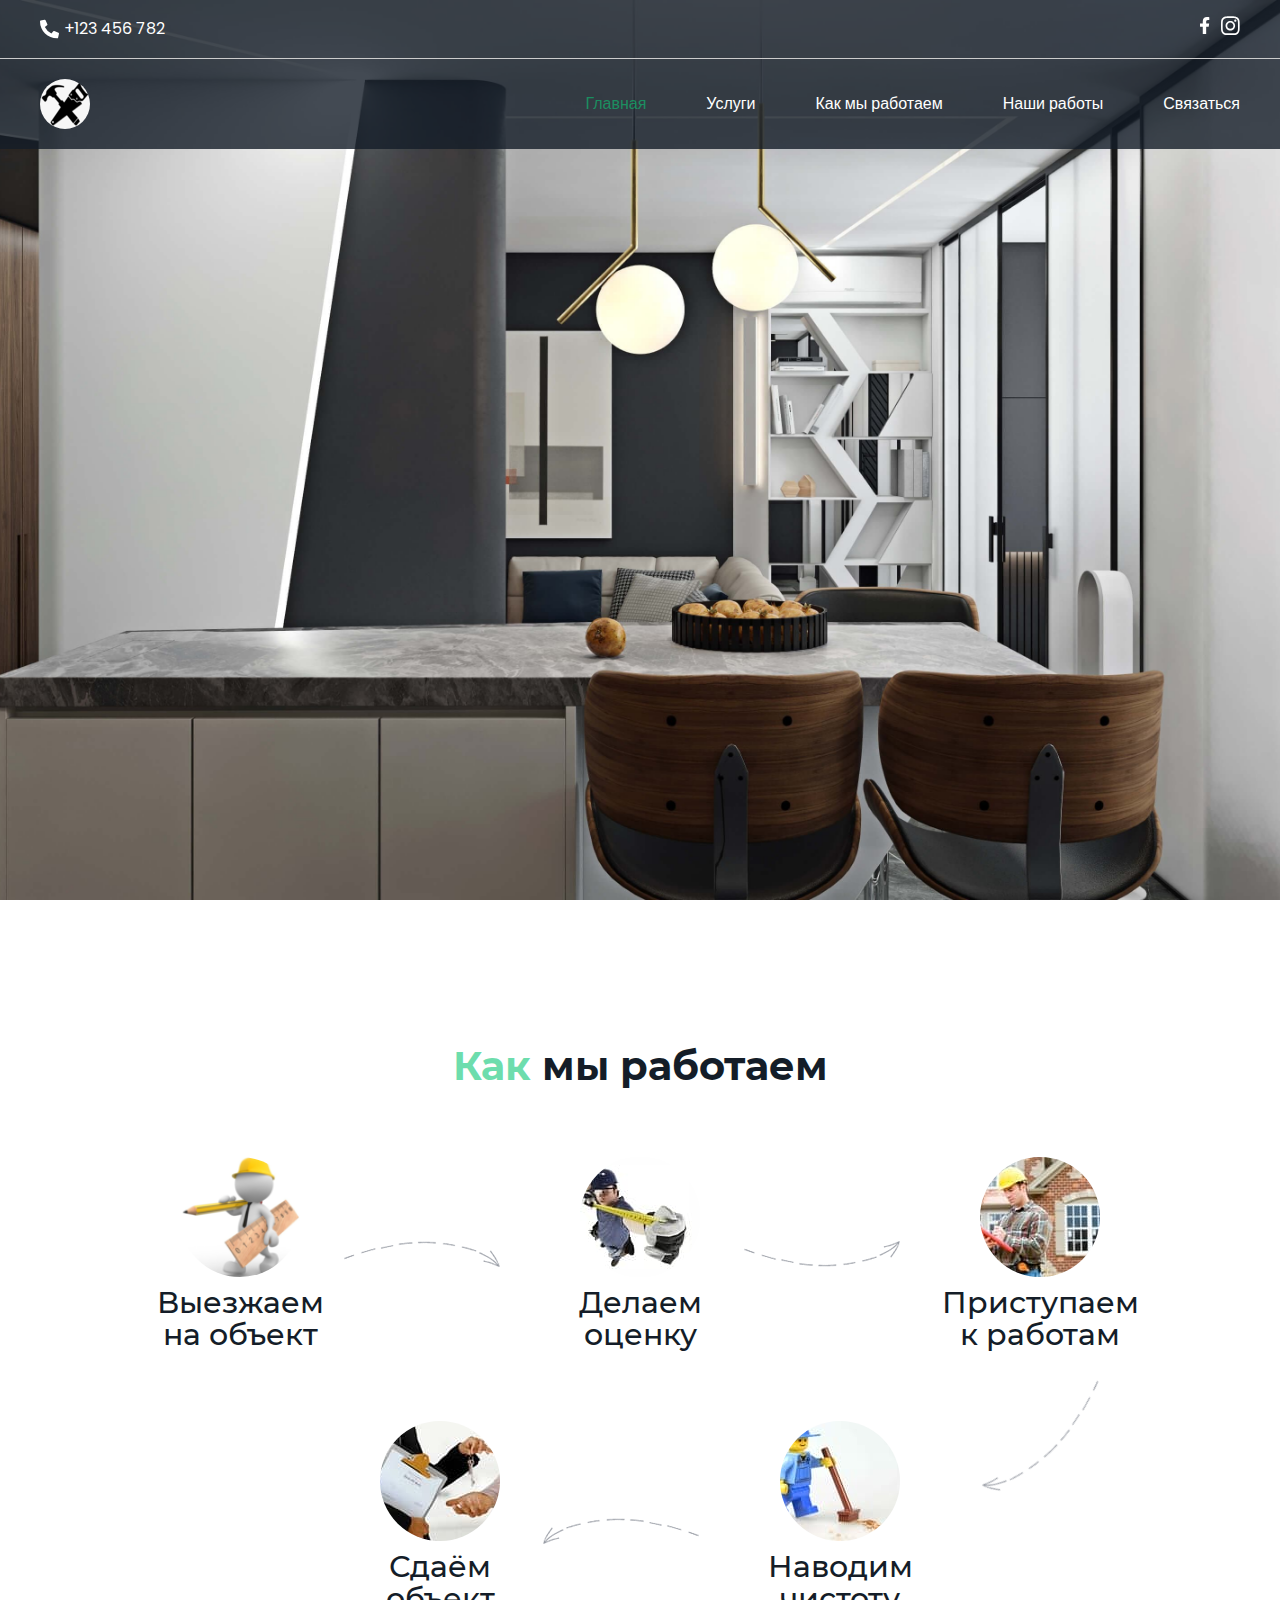
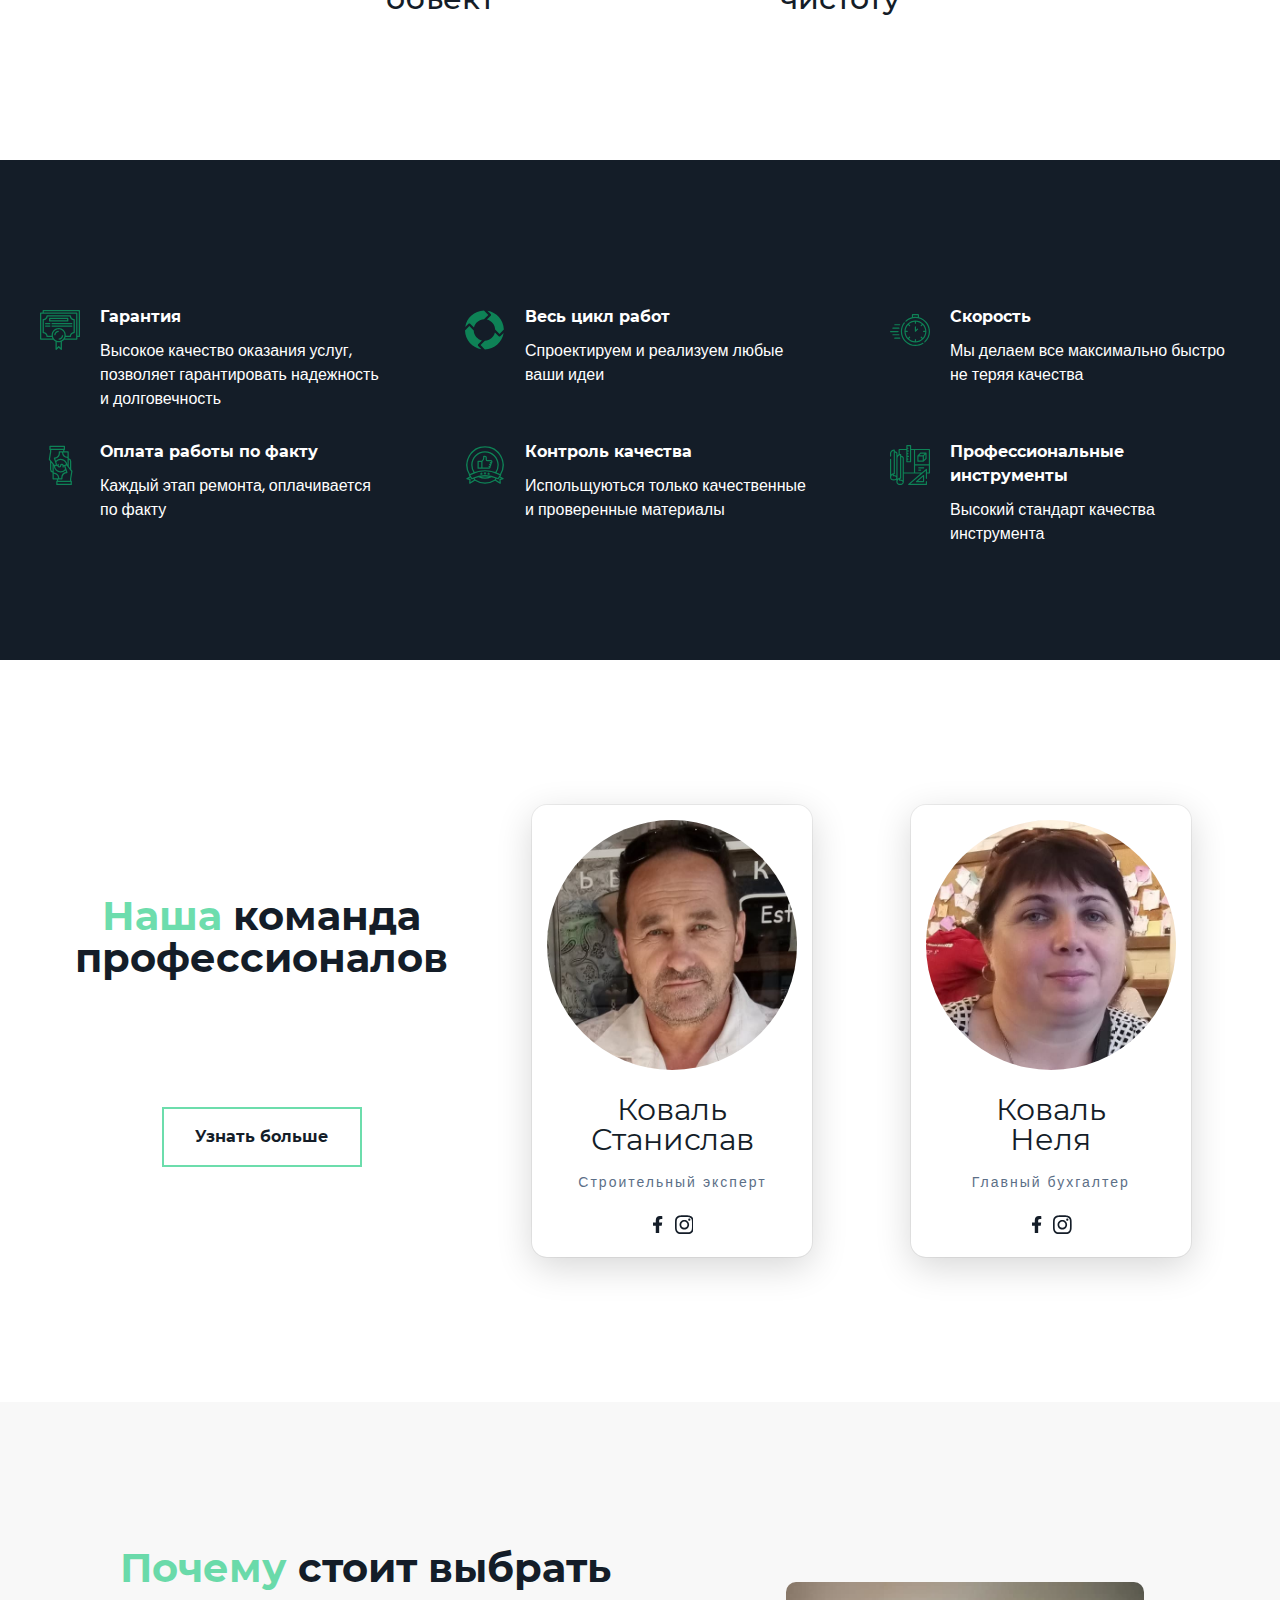
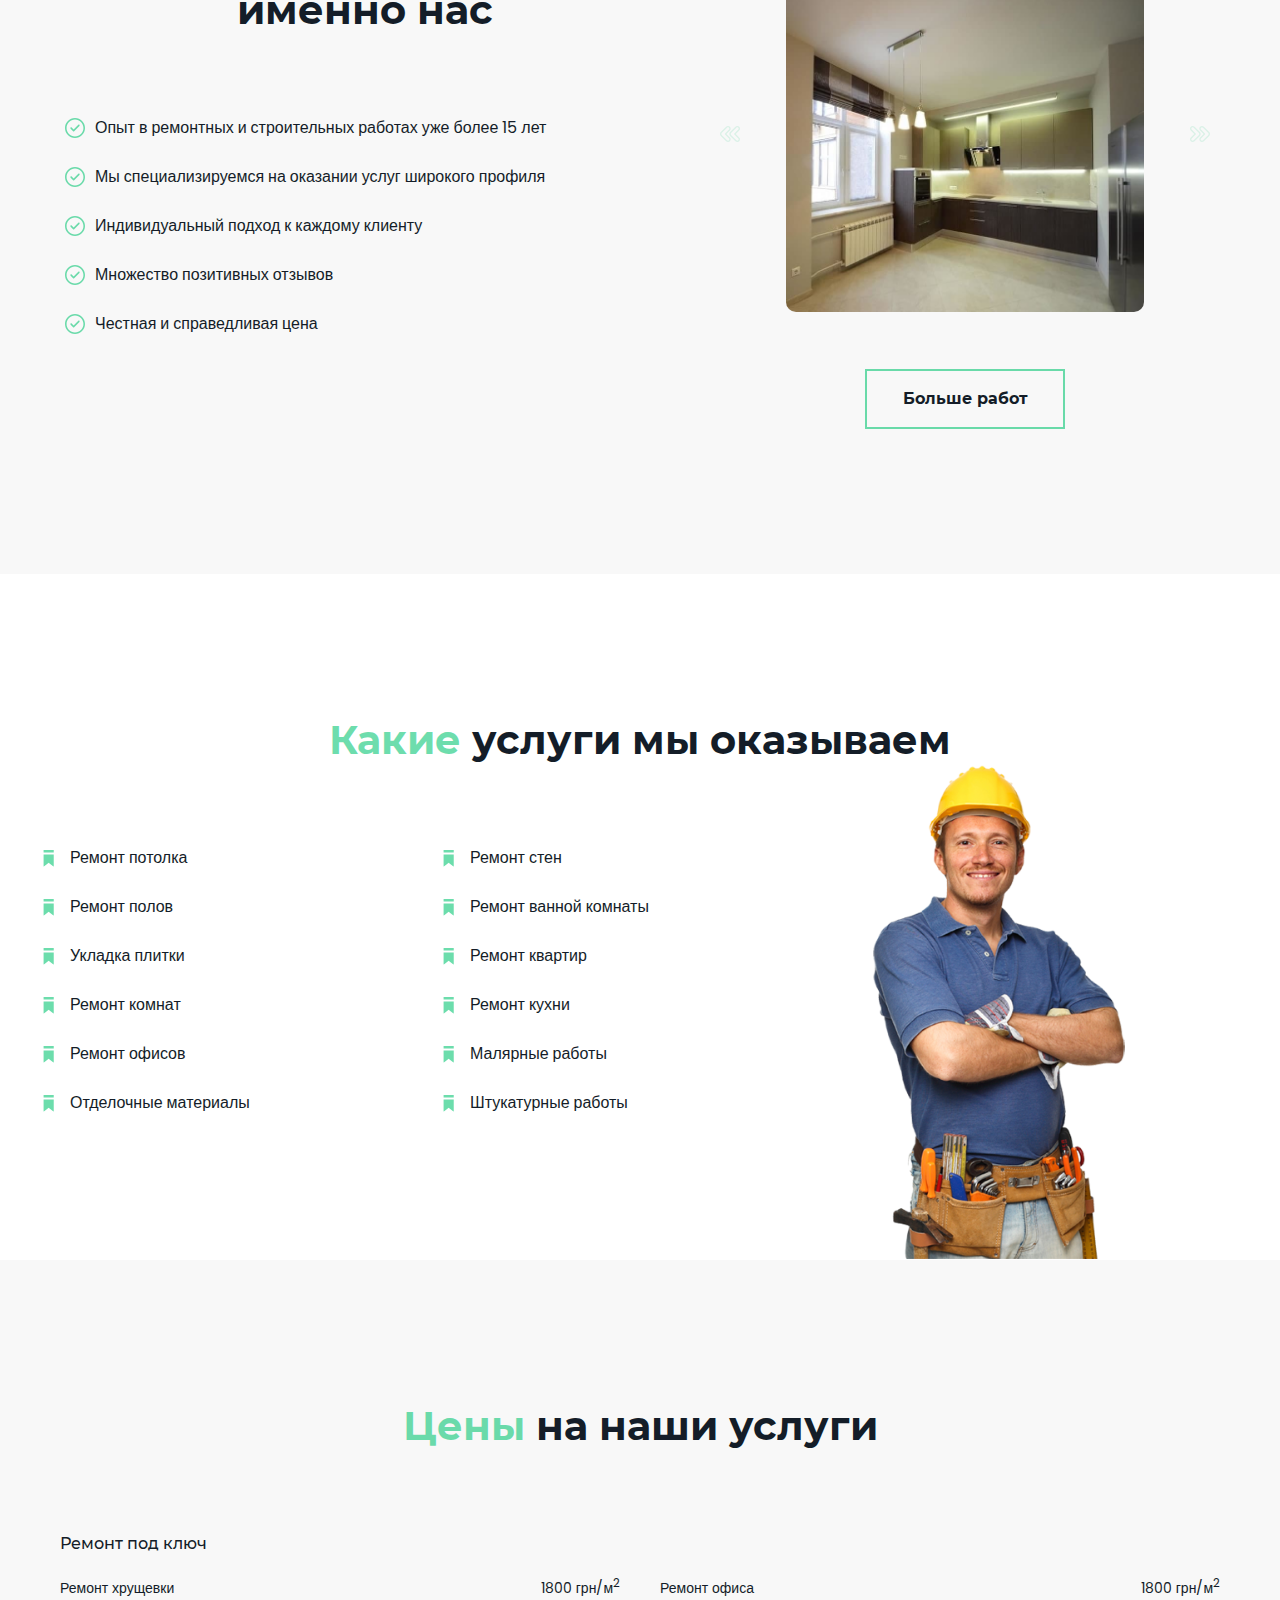
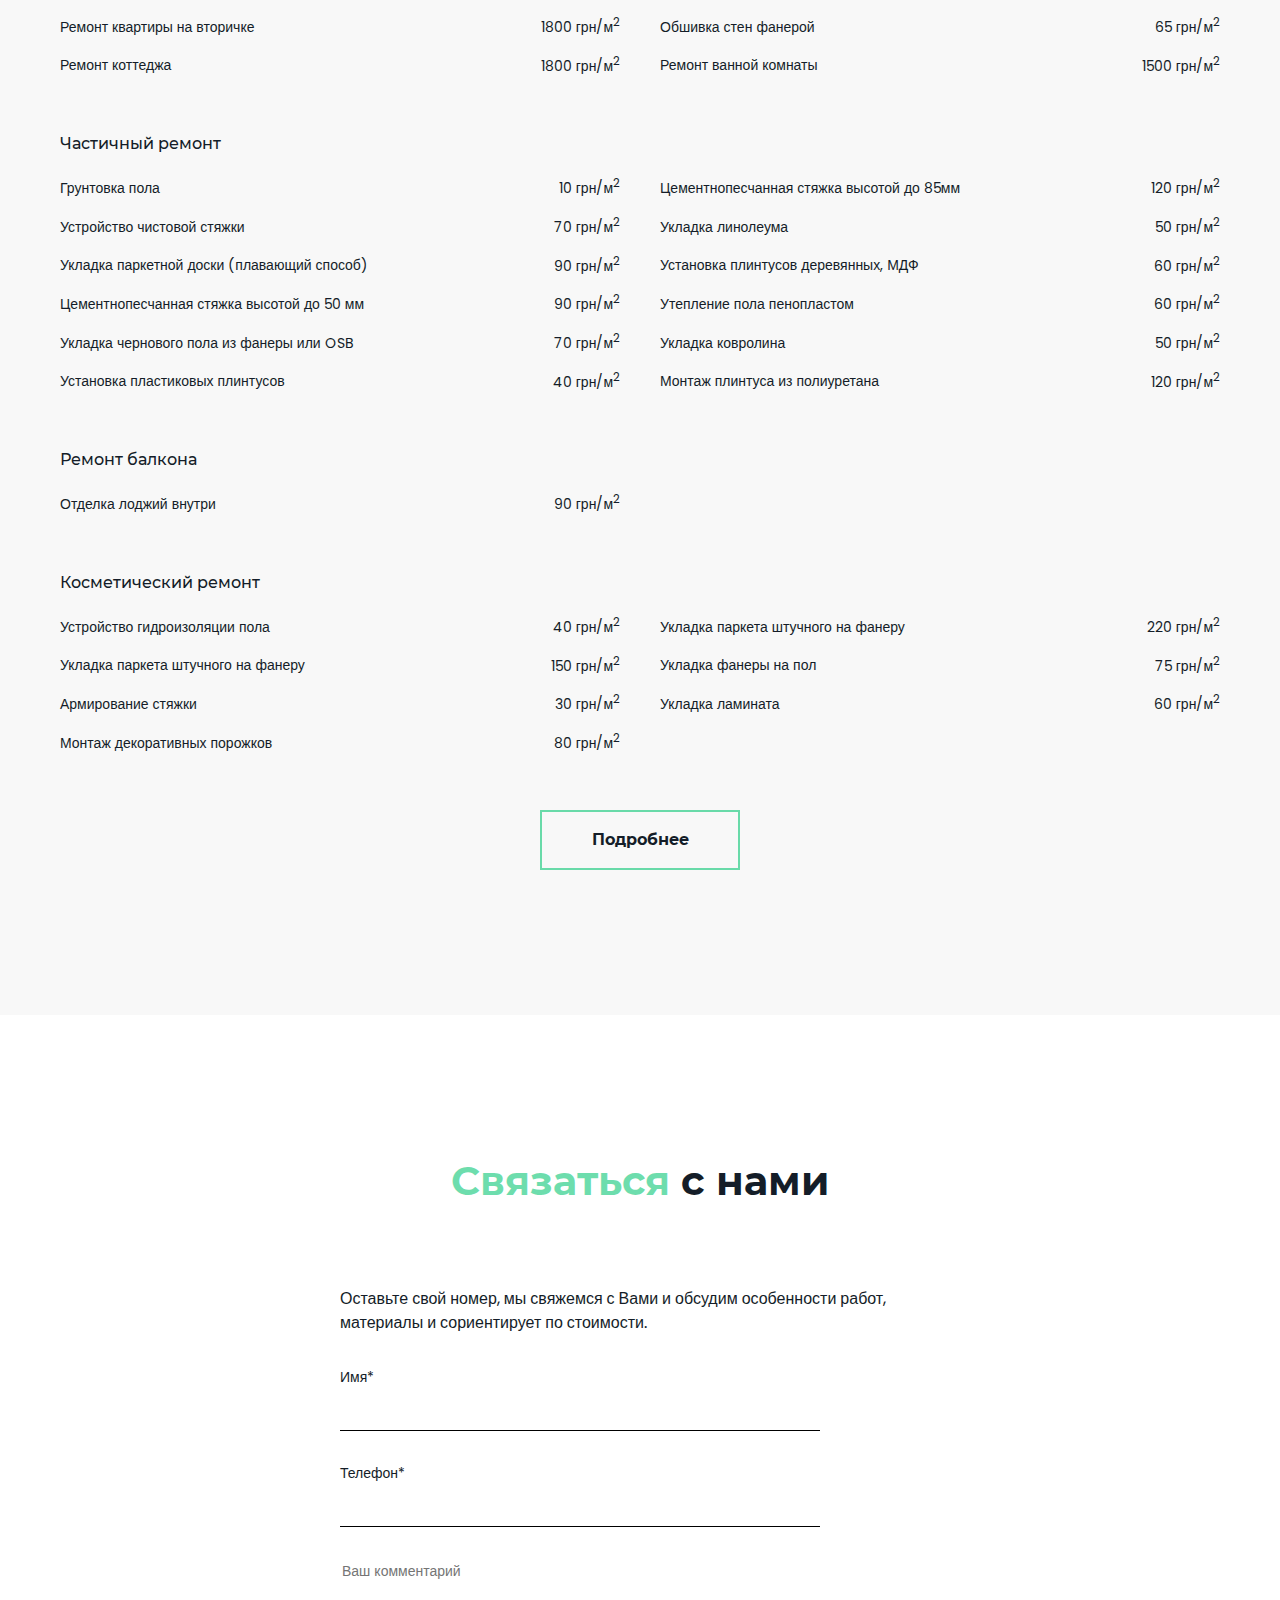
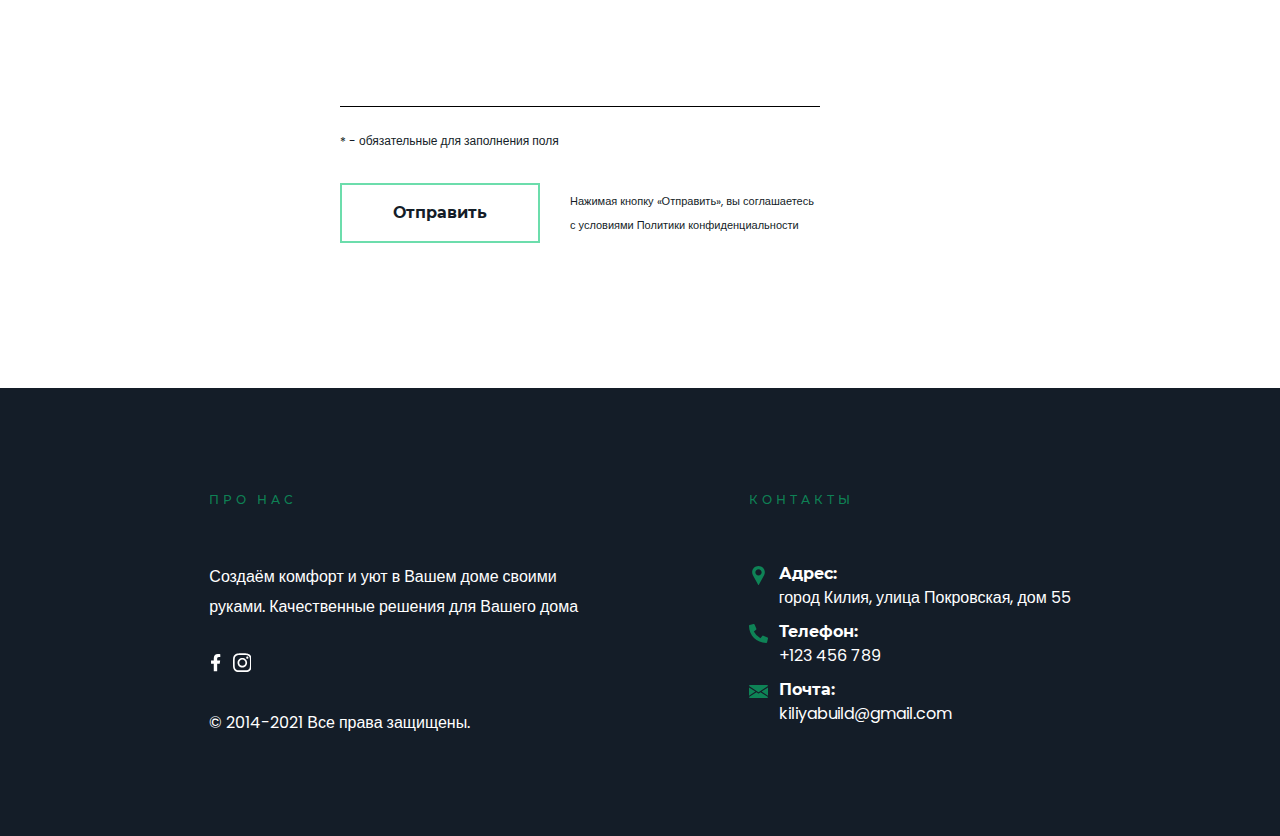
<file: index.html>
<!DOCTYPE html>
<html lang="ru">

<head>
    <meta charset="UTF-8">
    <meta name="viewport" content="width=device-width, initial-scale=1.0">
    <title>KiliyaBuild</title>
    <link rel="stylesheet" href="css/style.min.css">
</head>

<body>
    <header class="header mainpage-header">
        <div class="header-top">
            <div class="container">
                <div class="header-top__inner">
                    <div class="header-top__phone">
                        <img class="header-top__img" src="images/icons/phone-icon.svg" alt="">
                        <a class="header-top__number" href="tel:+123456782">+123 456 782</a>
                    </div>
                    <div class="header-top__social social">
                        <a class="social__link" href="https://www.facebook.com/">
                            <svg xmlns="http://www.w3.org/2000/svg" xmlns:xlink="http://www.w3.org/1999/xlink"
                                width="10pt" height="13pt" viewBox="0 0 10 16" version="1.1">
                                <path fill="#fff"
                                    d="M 8.722656 9 L 9.167969 6.105469 L 6.390625 6.105469 L 6.390625 4.226562 C 6.390625 3.433594 6.777344 2.660156 8.023438 2.660156 L 9.285156 2.660156 L 9.285156 0.195312 C 9.285156 0.195312 8.136719 0 7.042969 0 C 4.753906 0 3.257812 1.386719 3.257812 3.898438 L 3.257812 6.105469 L 0.714844 6.105469 L 0.714844 9 L 3.257812 9 L 3.257812 16 L 6.390625 16 L 6.390625 9 Z M 8.722656 9 " />
                            </svg>
                        </a>
                        <a class="social__link" href="https://www.instagram.com/">
                            <svg xmlns="http://www.w3.org/2000/svg" xmlns:xlink="http://www.w3.org/1999/xlink"
                                width="14pt" height="16pt" viewBox="0 0 14 16" version="1.1">
                                <path fill="#fff"
                                    d="M 7.003906 4.40625 C 5.015625 4.40625 3.414062 6.007812 3.414062 7.996094 C 3.414062 9.984375 5.015625 11.585938 7.003906 11.585938 C 8.992188 11.585938 10.59375 9.984375 10.59375 7.996094 C 10.59375 6.007812 8.992188 4.40625 7.003906 4.40625 Z M 7.003906 10.332031 C 5.71875 10.332031 4.667969 9.285156 4.667969 7.996094 C 4.667969 6.710938 5.714844 5.664062 7.003906 5.664062 C 8.289062 5.664062 9.335938 6.710938 9.335938 7.996094 C 9.335938 9.285156 8.289062 10.332031 7.003906 10.332031 Z M 11.578125 4.257812 C 11.578125 4.726562 11.203125 5.097656 10.742188 5.097656 C 10.273438 5.097656 9.902344 4.722656 9.902344 4.257812 C 9.902344 3.796875 10.277344 3.421875 10.742188 3.421875 C 11.203125 3.421875 11.578125 3.796875 11.578125 4.257812 Z M 13.957031 5.109375 C 13.902344 3.988281 13.648438 2.992188 12.824219 2.175781 C 12.007812 1.355469 11.011719 1.101562 9.890625 1.042969 C 8.734375 0.976562 5.269531 0.976562 4.113281 1.042969 C 2.992188 1.097656 2 1.351562 1.179688 2.171875 C 0.355469 2.992188 0.101562 3.984375 0.046875 5.105469 C -0.0195312 6.261719 -0.0195312 9.726562 0.046875 10.882812 C 0.101562 12.007812 0.355469 13 1.179688 13.820312 C 2 14.636719 2.992188 14.894531 4.113281 14.949219 C 5.269531 15.015625 8.734375 15.015625 9.890625 14.949219 C 11.011719 14.898438 12.007812 14.640625 12.824219 13.820312 C 13.644531 13 13.898438 12.007812 13.957031 10.882812 C 14.023438 9.726562 14.023438 6.265625 13.957031 5.109375 Z M 12.460938 12.125 C 12.21875 12.738281 11.746094 13.210938 11.132812 13.457031 C 10.210938 13.820312 8.023438 13.738281 7.003906 13.738281 C 5.984375 13.738281 3.792969 13.820312 2.875 13.457031 C 2.261719 13.210938 1.789062 12.742188 1.542969 12.125 C 1.179688 11.203125 1.261719 9.015625 1.261719 7.996094 C 1.261719 6.976562 1.179688 4.789062 1.542969 3.867188 C 1.789062 3.257812 2.257812 2.785156 2.875 2.539062 C 3.796875 2.171875 5.984375 2.257812 7.003906 2.257812 C 8.023438 2.257812 10.210938 2.175781 11.132812 2.539062 C 11.742188 2.78125 12.214844 3.253906 12.460938 3.867188 C 12.828125 4.789062 12.742188 6.976562 12.742188 7.996094 C 12.742188 9.015625 12.828125 11.207031 12.460938 12.125 Z M 12.460938 12.125 " />
                            </svg>
                        </a>
                    </div>
                </div>
            </div>
        </div>
        <div class="header-bottom">
            <div class="container">
                <div class="header-bottom__inner">
                    <a class="logo" href="index.html">
                        <img class="logo__img" src="images/icons/logo.png" alt="">
                    </a>
                    <nav class="menu">
                        <div class="menu__icon">
                            <span></span>
                        </div>
                        <ul class="menu__list">
                            <li class="menu__item">
                                <a class="menu__link menu__link--active" href="index.html">
                                    Главная
                                </a>
                            </li>
                            <li class="menu__item">
                                <a class="menu__link" href="services.html">
                                    Услуги
                                </a>
                            </li>
                            <li class="menu__item">
                                <a class="menu__link" href="how-we-work.html">
                                    Как мы работаем
                                </a>
                            </li>
                            <li class="menu__item">
                                <a class="menu__link" href="portfolio.html">
                                    Наши работы
                                </a>
                            </li>
                            <li class="menu__item">
                                <a class="menu__link" href="contactus.html">
                                    Связаться
                                </a>
                            </li>
                        </ul>
                    </nav>
                </div>
            </div>
        </div>
    </header>
    <main class="main">
        <div class="scroll-top">
            <a href="#" class="scroll-top__link scroll-top__link--hover"></a>
        </div>
        <section class="about">
            <div class="container">
                <h3 class="about__title title"><span class="mark">Как</span> мы работаем</h3>
                <ul class="about__list">
                    <li class="about__item">
                        <img class="about__img" src="images/content/move1.png" alt="">
                        <h4 class="about__descr">Выезжаем на объект</h4>
                    </li>
                    <li class="about__item">
                        <img class="about__img" src="images/content/evaluation1.jpg" alt="">
                        <h4 class="about__descr">Делаем оценку</h4>
                    </li>
                    <li class="about__item">
                        <img class="about__img" src="images/content/work1.jpg" alt="">
                        <h4 class="about__descr">Приступаем к работам</h4>
                    </li>
                </ul>
                <ul class="about__list about__list--continue">
                    <li class="about__item about__item--continue">
                        <img class="about__img" src="images/content/finish1.jpg" alt="">
                        <h4 class="about__descr">Сдаём объект</h4>
                    </li>
                    <li class="about__item about__item--continue">
                        <img class="about__img" src="images/content/clean1.jpg" alt="">
                        <h4 class="about__descr">
                            Наводим чистоту
                        </h4>
                    </li>
                </ul>
            </div>
        </section>
        <section class="advantages">
            <div class="container">
                <div class="advantages__inner">
                    <div class="advantages__box">
                        <div class="advantages__descr advantages__guarantee">
                            <h4 class="advantages__title">
                                Гарантия
                            </h4>
                            <p class="advantages__text">
                                Высокое качество оказания услуг,
                                позволяет гарантировать надежность
                                и долговечность
                            </p>
                        </div>
                        <div class="advantages__descr advantages__pay">
                            <h4 class="advantages__title">
                                Оплата работы по факту
                            </h4>
                            <p class="advantages__text">
                                Каждый этап ремонта, оплачивается
                                по факту
                            </p>
                        </div>
                    </div>
                    <div class="advantages__box">
                        <div class="advantages__descr advantages__cycle">
                            <h4 class="advantages__title">
                                Весь цикл работ
                            </h4>
                            <p class="advantages__text">
                                Спроектируем и реализуем любые ваши идеи
                            </p>
                        </div>
                        <div class="advantages__descr advantages__quality">
                            <h4 class="advantages__title">Контроль качества</h4>
                            <p class="advantages__text">Испольщуються только качественные и проверенные материалы</p>
                        </div>
                    </div>
                    <div class="advantages__box">
                        <div class="advantages__descr advantages__speed">
                            <h4 class="advantages__title">Скорость</h4>
                            <p class="advantages__text">Мы делаем все максимально быстро не теряя качества</p>
                        </div>
                        <div class="advantages__descr advantages__tools">
                            <h4 class="advantages__title">Профессиональные инструменты</h4>
                            <p class="advantages__text">Высокий стандарт качества инструмента</p>
                        </div>
                    </div>
                </div>
            </div>
        </section>
        <section class="team">
            <div class="container">
                <div class="team__inner">
                    <div class="team__header">
                        <h3 class="team__title title"><span class="mark">Наша</span> команда профессионалов</h3>
                        <a class="team__link" href="#">Узнать больше</a>
                    </div>
                    <div class="team__info">
                        <div class="team__item">
                            <img class="team__img" src="images/content/master.jpg" alt="">
                            <h4 class="team__name">Коваль Станислав</h4>
                            <p class="team__position">Строительный эксперт</p>
                            <div class="team__social social">
                                <a class="social__link" href="https://www.facebook.com/profile.php?id=100027096858949">
                                    <svg xmlns="http://www.w3.org/2000/svg" xmlns:xlink="http://www.w3.org/1999/xlink"
                                        width="10pt" height="13pt" viewBox="0 0 10 16" version="1.1">
                                        <path fill="#fff"
                                            d="M 8.722656 9 L 9.167969 6.105469 L 6.390625 6.105469 L 6.390625 4.226562 C 6.390625 3.433594 6.777344 2.660156 8.023438 2.660156 L 9.285156 2.660156 L 9.285156 0.195312 C 9.285156 0.195312 8.136719 0 7.042969 0 C 4.753906 0 3.257812 1.386719 3.257812 3.898438 L 3.257812 6.105469 L 0.714844 6.105469 L 0.714844 9 L 3.257812 9 L 3.257812 16 L 6.390625 16 L 6.390625 9 Z M 8.722656 9 " />
                                    </svg>
                                </a>
                                <a class="social__link" href="https://www.instagram.com/">
                                    <svg xmlns="http://www.w3.org/2000/svg" xmlns:xlink="http://www.w3.org/1999/xlink"
                                        width="14pt" height="16pt" viewBox="0 0 14 16" version="1.1">
                                        <path fill="#fff"
                                            d="M 7.003906 4.40625 C 5.015625 4.40625 3.414062 6.007812 3.414062 7.996094 C 3.414062 9.984375 5.015625 11.585938 7.003906 11.585938 C 8.992188 11.585938 10.59375 9.984375 10.59375 7.996094 C 10.59375 6.007812 8.992188 4.40625 7.003906 4.40625 Z M 7.003906 10.332031 C 5.71875 10.332031 4.667969 9.285156 4.667969 7.996094 C 4.667969 6.710938 5.714844 5.664062 7.003906 5.664062 C 8.289062 5.664062 9.335938 6.710938 9.335938 7.996094 C 9.335938 9.285156 8.289062 10.332031 7.003906 10.332031 Z M 11.578125 4.257812 C 11.578125 4.726562 11.203125 5.097656 10.742188 5.097656 C 10.273438 5.097656 9.902344 4.722656 9.902344 4.257812 C 9.902344 3.796875 10.277344 3.421875 10.742188 3.421875 C 11.203125 3.421875 11.578125 3.796875 11.578125 4.257812 Z M 13.957031 5.109375 C 13.902344 3.988281 13.648438 2.992188 12.824219 2.175781 C 12.007812 1.355469 11.011719 1.101562 9.890625 1.042969 C 8.734375 0.976562 5.269531 0.976562 4.113281 1.042969 C 2.992188 1.097656 2 1.351562 1.179688 2.171875 C 0.355469 2.992188 0.101562 3.984375 0.046875 5.105469 C -0.0195312 6.261719 -0.0195312 9.726562 0.046875 10.882812 C 0.101562 12.007812 0.355469 13 1.179688 13.820312 C 2 14.636719 2.992188 14.894531 4.113281 14.949219 C 5.269531 15.015625 8.734375 15.015625 9.890625 14.949219 C 11.011719 14.898438 12.007812 14.640625 12.824219 13.820312 C 13.644531 13 13.898438 12.007812 13.957031 10.882812 C 14.023438 9.726562 14.023438 6.265625 13.957031 5.109375 Z M 12.460938 12.125 C 12.21875 12.738281 11.746094 13.210938 11.132812 13.457031 C 10.210938 13.820312 8.023438 13.738281 7.003906 13.738281 C 5.984375 13.738281 3.792969 13.820312 2.875 13.457031 C 2.261719 13.210938 1.789062 12.742188 1.542969 12.125 C 1.179688 11.203125 1.261719 9.015625 1.261719 7.996094 C 1.261719 6.976562 1.179688 4.789062 1.542969 3.867188 C 1.789062 3.257812 2.257812 2.785156 2.875 2.539062 C 3.796875 2.171875 5.984375 2.257812 7.003906 2.257812 C 8.023438 2.257812 10.210938 2.175781 11.132812 2.539062 C 11.742188 2.78125 12.214844 3.253906 12.460938 3.867188 C 12.828125 4.789062 12.742188 6.976562 12.742188 7.996094 C 12.742188 9.015625 12.828125 11.207031 12.460938 12.125 Z M 12.460938 12.125 " />
                                    </svg>
                                </a>
                            </div>
                        </div>
                        <div class="team__item">
                            <img class="team__img" src="images/content/accounter.jpg" alt="">
                            <h4 class="team__name">Коваль <br> Неля</h4>
                            <p class="team__position">Главный бухгалтер</p>
                            <div class="team__social social">
                                <a class="social__link" href="https://www.facebook.com/profile.php?id=100010925700877">
                                    <svg xmlns="http://www.w3.org/2000/svg" xmlns:xlink="http://www.w3.org/1999/xlink"
                                        width="10pt" height="13pt" viewBox="0 0 10 16" version="1.1">
                                        <path fill="#fff"
                                            d="M 8.722656 9 L 9.167969 6.105469 L 6.390625 6.105469 L 6.390625 4.226562 C 6.390625 3.433594 6.777344 2.660156 8.023438 2.660156 L 9.285156 2.660156 L 9.285156 0.195312 C 9.285156 0.195312 8.136719 0 7.042969 0 C 4.753906 0 3.257812 1.386719 3.257812 3.898438 L 3.257812 6.105469 L 0.714844 6.105469 L 0.714844 9 L 3.257812 9 L 3.257812 16 L 6.390625 16 L 6.390625 9 Z M 8.722656 9 " />
                                    </svg>
                                </a>
                                <a class="social__link" href="https://www.instagram.com/">
                                    <svg xmlns="http://www.w3.org/2000/svg" xmlns:xlink="http://www.w3.org/1999/xlink"
                                        width="14pt" height="16pt" viewBox="0 0 14 16" version="1.1">
                                        <path fill="#fff"
                                            d="M 7.003906 4.40625 C 5.015625 4.40625 3.414062 6.007812 3.414062 7.996094 C 3.414062 9.984375 5.015625 11.585938 7.003906 11.585938 C 8.992188 11.585938 10.59375 9.984375 10.59375 7.996094 C 10.59375 6.007812 8.992188 4.40625 7.003906 4.40625 Z M 7.003906 10.332031 C 5.71875 10.332031 4.667969 9.285156 4.667969 7.996094 C 4.667969 6.710938 5.714844 5.664062 7.003906 5.664062 C 8.289062 5.664062 9.335938 6.710938 9.335938 7.996094 C 9.335938 9.285156 8.289062 10.332031 7.003906 10.332031 Z M 11.578125 4.257812 C 11.578125 4.726562 11.203125 5.097656 10.742188 5.097656 C 10.273438 5.097656 9.902344 4.722656 9.902344 4.257812 C 9.902344 3.796875 10.277344 3.421875 10.742188 3.421875 C 11.203125 3.421875 11.578125 3.796875 11.578125 4.257812 Z M 13.957031 5.109375 C 13.902344 3.988281 13.648438 2.992188 12.824219 2.175781 C 12.007812 1.355469 11.011719 1.101562 9.890625 1.042969 C 8.734375 0.976562 5.269531 0.976562 4.113281 1.042969 C 2.992188 1.097656 2 1.351562 1.179688 2.171875 C 0.355469 2.992188 0.101562 3.984375 0.046875 5.105469 C -0.0195312 6.261719 -0.0195312 9.726562 0.046875 10.882812 C 0.101562 12.007812 0.355469 13 1.179688 13.820312 C 2 14.636719 2.992188 14.894531 4.113281 14.949219 C 5.269531 15.015625 8.734375 15.015625 9.890625 14.949219 C 11.011719 14.898438 12.007812 14.640625 12.824219 13.820312 C 13.644531 13 13.898438 12.007812 13.957031 10.882812 C 14.023438 9.726562 14.023438 6.265625 13.957031 5.109375 Z M 12.460938 12.125 C 12.21875 12.738281 11.746094 13.210938 11.132812 13.457031 C 10.210938 13.820312 8.023438 13.738281 7.003906 13.738281 C 5.984375 13.738281 3.792969 13.820312 2.875 13.457031 C 2.261719 13.210938 1.789062 12.742188 1.542969 12.125 C 1.179688 11.203125 1.261719 9.015625 1.261719 7.996094 C 1.261719 6.976562 1.179688 4.789062 1.542969 3.867188 C 1.789062 3.257812 2.257812 2.785156 2.875 2.539062 C 3.796875 2.171875 5.984375 2.257812 7.003906 2.257812 C 8.023438 2.257812 10.210938 2.175781 11.132812 2.539062 C 11.742188 2.78125 12.214844 3.253906 12.460938 3.867188 C 12.828125 4.789062 12.742188 6.976562 12.742188 7.996094 C 12.742188 9.015625 12.828125 11.207031 12.460938 12.125 Z M 12.460938 12.125 " />
                                    </svg>
                                </a>
                            </div>
                        </div>
                    </div>
                </div>
            </div>
        </section>
        <section class="reasons">
            <div class="container">
                <div class="reasons__inner">
                    <div class="reasons__info">
                        <h4 class="reasons__title title"><span class="mark">Почему</span> стоит выбрать именно нас</h4>
                        <ul class="reasons__list">
                            <li class="reasons__item">
                                Опыт в ремонтных и строительных работах уже более 15 лет
                            </li>
                            <li class="reasons__item">
                                Мы специализируемся на оказании услуг широкого профиля
                            </li>
                            <li class="reasons__item">
                                Индивидуальный подход к каждому клиенту
                            </li>
                            <li class="reasons__item">
                                Множество позитивных отзывов
                            </li>
                            <li class="reasons__item">
                                Честная и справедливая цена
                            </li>
                        </ul>
                    </div>
                    <div class="reasons__portfolio">
                        <div class="reasons__slider-list">
                            <div class="reasons__slider-item">
                                <img class="reasons__slider-img" src="images/portfolio/1.jpg" alt="">
                            </div>
                            <div class="reasons__slider-item">
                                <img class="reasons__slider-img" src="images/portfolio/2.jpg" alt="">
                            </div>
                            <div class="reasons__slider-item">
                                <img class="reasons__slider-img" src="images/portfolio/3.jpg" alt="">
                            </div>
                            <div class="reasons__slider-item">
                                <img class="reasons__slider-img" src="images/portfolio/4.jpg" alt="">
                            </div>
                            <div class="reasons__slider-item">
                                <img class="reasons__slider-img" src="images/portfolio/5.jpg" alt="">
                            </div>
                            <div class="reasons__slider-item">
                                <img class="reasons__slider-img" src="images/portfolio/6.jpg" alt="">
                            </div>
                        </div>
                        <a class="reasons__link more-link" href="portfolio.html">
                            Больше работ
                        </a>
                    </div>
                </div>
            </div>
        </section>
        <section class="services">
            <div class="container">
                <div class="services__inner">
                    <h4 class="services__title title"><span class="mark">Какие</span> услуги мы оказываем</h4>
                    <img class="services__img" src="images/bg/worker.png" alt="">
                    <ul class="services__list">
                        <li class="services__item">
                            <div class="services__item-box">
                                <a class="services__link" href="#">
                                    Ремонт потолка
                                </a>
                            </div>
                            <div class="services__item-box">
                                <a class="services__link" href="#">
                                    Ремонт стен
                                </a>
                            </div>
                        </li>
                        <li class="services__item">
                            <div class="services__item-box">
                                <a class="services__link" href="#">
                                    Ремонт полов
                                </a>
                            </div>
                            <div class="services__item-box">
                                <a class="services__link" href="#">
                                    Ремонт ванной комнаты
                                </a>
                            </div>
                        </li>
                        <li class="services__item">
                            <div class="services__item-box">
                                <a class="services__link" href="#">
                                    Укладка плитки
                                </a>
                            </div>
                            <div class="services__item-box">
                                <a class="services__link" href="#">
                                    Ремонт квартир
                                </a>
                            </div>
                        </li>
                        <li class="services__item">
                            <div class="services__item-box">
                                <a class="services__link" href="#">
                                    Ремонт комнат
                                </a>
                            </div>
                            <div class="services__item-box">
                                <a class="services__link" href="#">
                                    Ремонт кухни
                                </a>
                            </div>
                        </li>
                        <li class="services__item">
                            <div class="services__item-box">
                                <a class="services__link" href="#">
                                    Ремонт офисов
                                </a>
                            </div>
                            <div class="services__item-box">
                                <a class="services__link" href="#">
                                    Малярные работы
                                </a>
                            </div>
                        </li>
                        <li class="services__item">
                            <div class="services__item-box">
                                <a class="services__link" href="#">
                                    Отделочные материалы
                                </a>
                            </div>
                            <div class="services__item-box">
                                <a class="services__link" href="#">
                                    Штукатурные работы
                                </a>
                            </div>
                        </li>
                    </ul>
                </div>
            </div>
        </section>
        <section class="price">
            <div class="container">
                <div class="price__inner">
                    <h4 class="price__title title"><span class="mark">Цены</span> на наши услуги</h4>
                    <div class="price__categories-box">
                        <h5 class="price__item-title">
                            Ремонт под ключ
                        </h5>
                        <ul class="price__list">
                            <li class="price__item">
                                <p class="price__item-name">
                                    Ремонт хрущевки
                                </p>
                                <p class="price__item-number">
                                    1800
                                    <span class="price__item-currency">грн</span>/м<sup>2</sup>
                                </p>
                            </li>
                            <li class="price__item">
                                <p class="price__item-name">
                                    Ремонт офиса
                                </p>
                                <p class="price__item-number">
                                    1800
                                    <span class="price__item-currency">грн</span>/м<sup>2</sup>
                                </p>
                            </li>
                            <li class="price__item">
                                <p class="price__item-name">
                                    Ремонт квартиры на вторичке
                                </p>
                                <p class="price__item-number">
                                    1800
                                    <span class="price__item-currency">грн</span>/м<sup>2</sup>
                                </p>
                            </li>
                            <li class="price__item">
                                <p class="price__item-name">
                                    Обшивка стен фанерой
                                </p>
                                <p class="price__item-number">
                                    65
                                    <span class="price__item-currency">грн</span>/м<sup>2</sup>
                                </p>
                            </li>
                            <li class="price__item">
                                <p class="price__item-name">
                                    Ремонт коттеджа
                                </p>
                                <p class="price__item-number">
                                    1800
                                    <span class="price__item-currency">грн</span>/м<sup>2</sup>
                                </p>
                            </li>
                            <li class="price__item">
                                <p class="price__item-name">
                                    Ремонт ванной комнаты
                                </p>
                                <p class="price__item-number">
                                    1500
                                    <span class="price__item-currency">грн</span>/м<sup>2</sup>
                                </p>
                            </li>
                        </ul>
                    </div>
                    <div class="price__categories-box">
                        <h5 class="price__item-title">
                            Частичный ремонт
                        </h5>
                        <ul class="price__list">
                            <li class="price__item">
                                <p class="price__item-name">
                                    Грунтовка пола
                                </p>
                                <p class="price__item-number">
                                    10
                                    <span class="price__item-currency">грн</span>/м<sup>2</sup>
                                </p>
                            </li>
                            <li class="price__item">
                                <p class="price__item-name">
                                    Цементнопесчанная стяжка высотой до 85мм
                                </p>
                                <p class="price__item-number">
                                    120
                                    <span class="price__item-currency">грн</span>/м<sup>2</sup>
                                </p>
                            </li>
                            <li class="price__item">
                                <p class="price__item-name">
                                    Устройство чистовой стяжки
                                </p>
                                <p class="price__item-number">
                                    70
                                    <span class="price__item-currency">грн</span>/м<sup>2</sup>
                                </p>
                            </li>
                            <li class="price__item">
                                <p class="price__item-name">
                                    Укладка линолеума
                                </p>
                                <p class="price__item-number">
                                    50
                                    <span class="price__item-currency">грн</span>/м<sup>2</sup>
                                </p>
                            </li>
                            <li class="price__item">
                                <p class="price__item-name">
                                    Укладка паркетной доски (плавающий способ)
                                </p>
                                <p class="price__item-number">
                                    90
                                    <span class="price__item-currency">грн</span>/м<sup>2</sup>
                                </p>
                            </li>
                            <li class="price__item">
                                <p class="price__item-name">
                                    Установка плинтусов деревянных, МДФ
                                </p>
                                <p class="price__item-number">
                                    60
                                    <span class="price__item-currency">грн</span>/м<sup>2</sup>
                                </p>
                            </li>
                            <li class="price__item">
                                <p class="price__item-name">
                                    Цементнопесчанная стяжка высотой до 50 мм
                                </p>
                                <p class="price__item-number">
                                    90
                                    <span class="price__item-currency">грн</span>/м<sup>2</sup>
                                </p>
                            </li>
                            <li class="price__item">
                                <p class="price__item-name">
                                    Утепление пола пенопластом
                                </p>
                                <p class="price__item-number">
                                    60
                                    <span class="price__item-currency">грн</span>/м<sup>2</sup>
                                </p>
                            </li>
                            <li class="price__item">
                                <p class="price__item-name">
                                    Укладка чернового пола из фанеры или OSB
                                </p>
                                <p class="price__item-number">
                                    70
                                    <span class="price__item-currency">грн</span>/м<sup>2</sup>
                                </p>
                            </li>
                            <li class="price__item">
                                <p class="price__item-name">
                                    Укладка ковролина
                                </p>
                                <p class="price__item-number">
                                    50
                                    <span class="price__item-currency">грн</span>/м<sup>2</sup>
                                </p>
                            </li>
                            <li class="price__item">
                                <p class="price__item-name">
                                    Установка пластиковых плинтусов
                                </p>
                                <p class="price__item-number">
                                    40
                                    <span class="price__item-currency">грн</span>/м<sup>2</sup>
                                </p>
                            </li>
                            <li class="price__item">
                                <p class="price__item-name">
                                    Монтаж плинтуса из полиуретана
                                </p>
                                <p class="price__item-number">
                                    120
                                    <span class="price__item-currency">грн</span>/м<sup>2</sup>
                                </p>
                            </li>
                        </ul>
                    </div>
                    <div class="price__categories-box">
                        <h5 class="price__item-title">
                            Ремонт балкона
                        </h5>
                        <ul class="price__list">
                            <li class="price__item">
                                <p class="price__item-name">
                                    Отделка лоджий внутри
                                </p>
                                <p class="price__item-number">
                                    90
                                    <span class="price__item-currency">грн</span>/м<sup>2</sup>
                                </p>
                            </li>
                        </ul>
                    </div>
                    <div class="price__categories-box">
                        <h5 class="price__item-title">
                            Косметический ремонт
                        </h5>
                        <ul class="price__list">
                            <li class="price__item">
                                <p class="price__item-name">
                                    Устройство гидроизоляции пола
                                </p>
                                <p class="price__item-number">
                                    40
                                    <span class="price__item-currency">грн</span>/м<sup>2</sup>
                                </p>
                            </li>
                            <li class="price__item">
                                <p class="price__item-name">
                                    Укладка паркета штучного на фанеру
                                </p>
                                <p class="price__item-number">
                                    220
                                    <span class="price__item-currency">грн</span>/м<sup>2</sup>
                                </p>
                            </li>
                            <li class="price__item">
                                <p class="price__item-name">
                                    Укладка паркета штучного на фанеру
                                </p>
                                <p class="price__item-number">
                                    150
                                    <span class="price__item-currency">грн</span>/м<sup>2</sup>
                                </p>
                            </li>
                            <li class="price__item">
                                <p class="price__item-name">
                                    Укладка фанеры на пол
                                </p>
                                <p class="price__item-number">
                                    75
                                    <span class="price__item-currency">грн</span>/м<sup>2</sup>
                                </p>
                            </li>
                            <li class="price__item">
                                <p class="price__item-name">
                                    Армирование стяжки
                                </p>
                                <p class="price__item-number">
                                    30
                                    <span class="price__item-currency">грн</span>/м<sup>2</sup>
                                </p>
                            </li>
                            <li class="price__item">
                                <p class="price__item-name">
                                    Укладка ламината
                                </p>
                                <p class="price__item-number">
                                    60
                                    <span class="price__item-currency">грн</span>/м<sup>2</sup>
                                </p>
                            </li>
                            <li class="price__item price__test">
                                <p class="price__item-name">
                                    Монтаж декоративных порожков
                                </p>
                                <p class="price__item-number">
                                    80
                                    <span class="price__item-currency">грн</span>/м<sup>2</sup>
                                </p>
                            </li>
                        </ul>
                    </div>
                    <a class="price__link more-link" href="services.html">Подробнее</a>
                </div>
            </div>
        </section>
        <section class="connection">
            <div class="container">
                <div class="connection__inner">
                    <h4 class="connection__title title"><span class="mark">Связаться</span> с нами</h4>
                    <div class="connection__box">
                        <p class="connection__descr">
                            Оставьте свой номер, мы свяжемся с Вами и обсудим особенности работ, материалы и
                            сориентирует по стоимости.
                        </p>
                        <form class="connection__form">
                            <label class="connection__label">
                                <p class="connection__text">Имя*</p>
                                <input class="connection__input" type="text" required>
                            </label>
                            <label class="connection__label">
                                <p class="connection__text">Телефон*</p>
                                <input class="connection__input" type="text" required>
                            </label>
                            <textarea class="connection__textarea" placeholder="Ваш комментарий"></textarea>
                            <div class="connection__info">
                                <span class="connection__mark">*</span> - обязательные для заполнения поля
                            </div>
                            <div class="connection__submit-box">
                                <button class="connection__btn more-link" type="submit">Отправить</button>
                                <p class="connection__privacy-policy">
                                    Нажимая кнопку «Отправить»,
                                    вы соглашаетесь с условиями
                                    <a class="connection__link" href="privacy.html">Политики конфиденциальности</a>
                                </p>
                            </div>
                        </form>
                    </div>
                </div>
            </div>
        </section>
    </main>
    <footer class="footer">
        <div class="container">
            <div class="footer__inner">
                <div class="footer__info">
                    <h5 class="footer__title">Про нас</h5>
                    <p class="footer__text">Создаём комфорт и уют в Вашем доме своими руками. Качественные решения для
                        Вашего дома</p>
                    <div class="footer__social social">
                        <a class="social__link" href="https://www.facebook.com/">
                            <svg xmlns="http://www.w3.org/2000/svg" xmlns:xlink="http://www.w3.org/1999/xlink"
                                width="10pt" height="13pt" viewBox="0 0 10 16" version="1.1">
                                <path fill="#fff"
                                    d="M 8.722656 9 L 9.167969 6.105469 L 6.390625 6.105469 L 6.390625 4.226562 C 6.390625 3.433594 6.777344 2.660156 8.023438 2.660156 L 9.285156 2.660156 L 9.285156 0.195312 C 9.285156 0.195312 8.136719 0 7.042969 0 C 4.753906 0 3.257812 1.386719 3.257812 3.898438 L 3.257812 6.105469 L 0.714844 6.105469 L 0.714844 9 L 3.257812 9 L 3.257812 16 L 6.390625 16 L 6.390625 9 Z M 8.722656 9 " />
                            </svg>
                        </a>
                        <a class="social__link" href="https://www.instagram.com/">
                            <svg xmlns="http://www.w3.org/2000/svg" xmlns:xlink="http://www.w3.org/1999/xlink"
                                width="14pt" height="16pt" viewBox="0 0 14 16" version="1.1">
                                <path fill="#fff"
                                    d="M 7.003906 4.40625 C 5.015625 4.40625 3.414062 6.007812 3.414062 7.996094 C 3.414062 9.984375 5.015625 11.585938 7.003906 11.585938 C 8.992188 11.585938 10.59375 9.984375 10.59375 7.996094 C 10.59375 6.007812 8.992188 4.40625 7.003906 4.40625 Z M 7.003906 10.332031 C 5.71875 10.332031 4.667969 9.285156 4.667969 7.996094 C 4.667969 6.710938 5.714844 5.664062 7.003906 5.664062 C 8.289062 5.664062 9.335938 6.710938 9.335938 7.996094 C 9.335938 9.285156 8.289062 10.332031 7.003906 10.332031 Z M 11.578125 4.257812 C 11.578125 4.726562 11.203125 5.097656 10.742188 5.097656 C 10.273438 5.097656 9.902344 4.722656 9.902344 4.257812 C 9.902344 3.796875 10.277344 3.421875 10.742188 3.421875 C 11.203125 3.421875 11.578125 3.796875 11.578125 4.257812 Z M 13.957031 5.109375 C 13.902344 3.988281 13.648438 2.992188 12.824219 2.175781 C 12.007812 1.355469 11.011719 1.101562 9.890625 1.042969 C 8.734375 0.976562 5.269531 0.976562 4.113281 1.042969 C 2.992188 1.097656 2 1.351562 1.179688 2.171875 C 0.355469 2.992188 0.101562 3.984375 0.046875 5.105469 C -0.0195312 6.261719 -0.0195312 9.726562 0.046875 10.882812 C 0.101562 12.007812 0.355469 13 1.179688 13.820312 C 2 14.636719 2.992188 14.894531 4.113281 14.949219 C 5.269531 15.015625 8.734375 15.015625 9.890625 14.949219 C 11.011719 14.898438 12.007812 14.640625 12.824219 13.820312 C 13.644531 13 13.898438 12.007812 13.957031 10.882812 C 14.023438 9.726562 14.023438 6.265625 13.957031 5.109375 Z M 12.460938 12.125 C 12.21875 12.738281 11.746094 13.210938 11.132812 13.457031 C 10.210938 13.820312 8.023438 13.738281 7.003906 13.738281 C 5.984375 13.738281 3.792969 13.820312 2.875 13.457031 C 2.261719 13.210938 1.789062 12.742188 1.542969 12.125 C 1.179688 11.203125 1.261719 9.015625 1.261719 7.996094 C 1.261719 6.976562 1.179688 4.789062 1.542969 3.867188 C 1.789062 3.257812 2.257812 2.785156 2.875 2.539062 C 3.796875 2.171875 5.984375 2.257812 7.003906 2.257812 C 8.023438 2.257812 10.210938 2.175781 11.132812 2.539062 C 11.742188 2.78125 12.214844 3.253906 12.460938 3.867188 C 12.828125 4.789062 12.742188 6.976562 12.742188 7.996094 C 12.742188 9.015625 12.828125 11.207031 12.460938 12.125 Z M 12.460938 12.125 " />
                            </svg>
                        </a>
                    </div>
                    <div class="footer__copy">
                        © 2014-2021 Все права защищены.
                    </div>
                </div>
                <div class="footer__contact">
                    <h5 class="footer__title">Контакты</h5>
                    <ul class="footer__list">
                        <li class="footer__item footer__address">
                            <p class="footer__item-title">Адрес:</p>
                            <p class="footer__item-text">город Килия, улица Покровская, дом 55</p>
                        </li>
                        <li class="footer__item footer__phone">
                            <p class="footer__item-title">Телефон:</p>
                            <a class="footer__item-link" href="tel: +123456789">+123 456 789</a>
                        </li>
                        <li class="footer__item footer__mail">
                            <p class="footer__item-title">Почта:</p>
                            <a class="footer__item-link" href="mailto:kiliyabuild@gmail.com">kiliyabuild@gmail.com</a>
                        </li>
                    </ul>
                </div>
            </div>
        </div>
    </footer>

    <script src="js/main.min.js"></script>
</body>

</html>
</file>
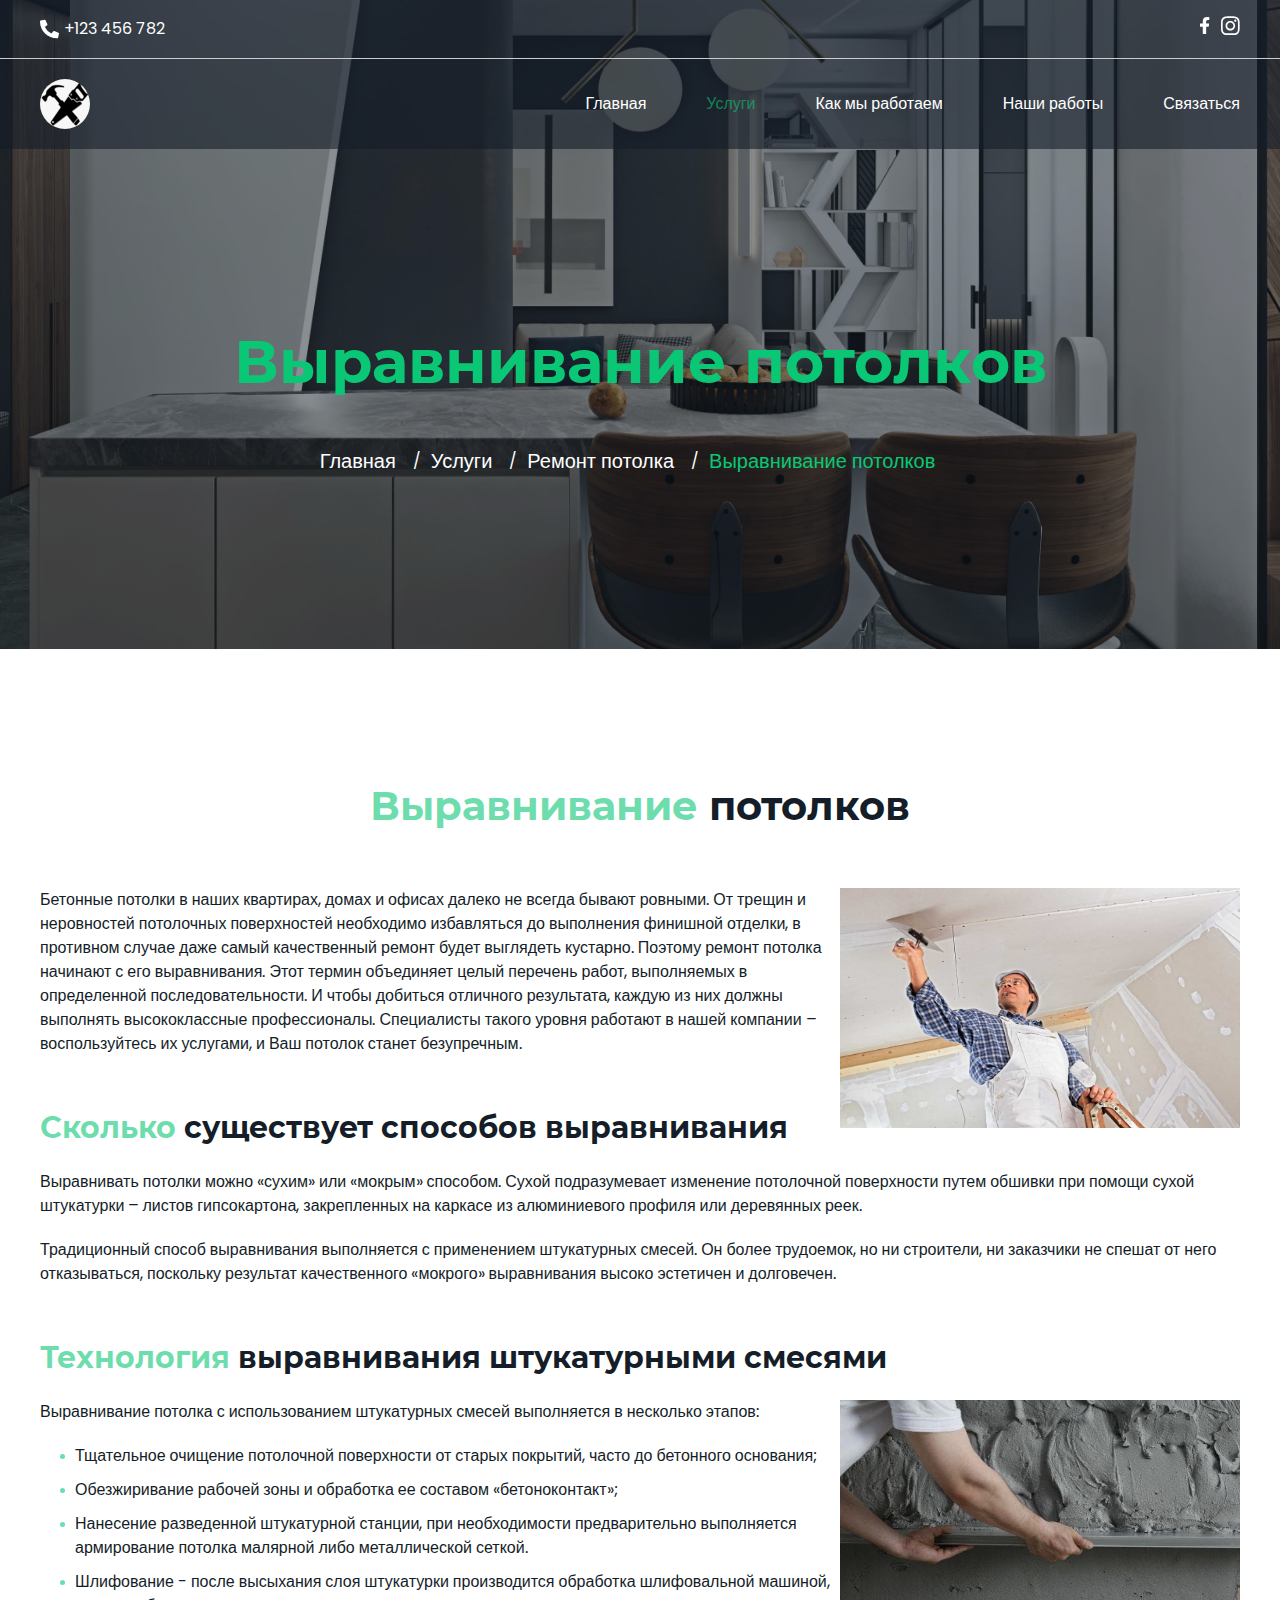
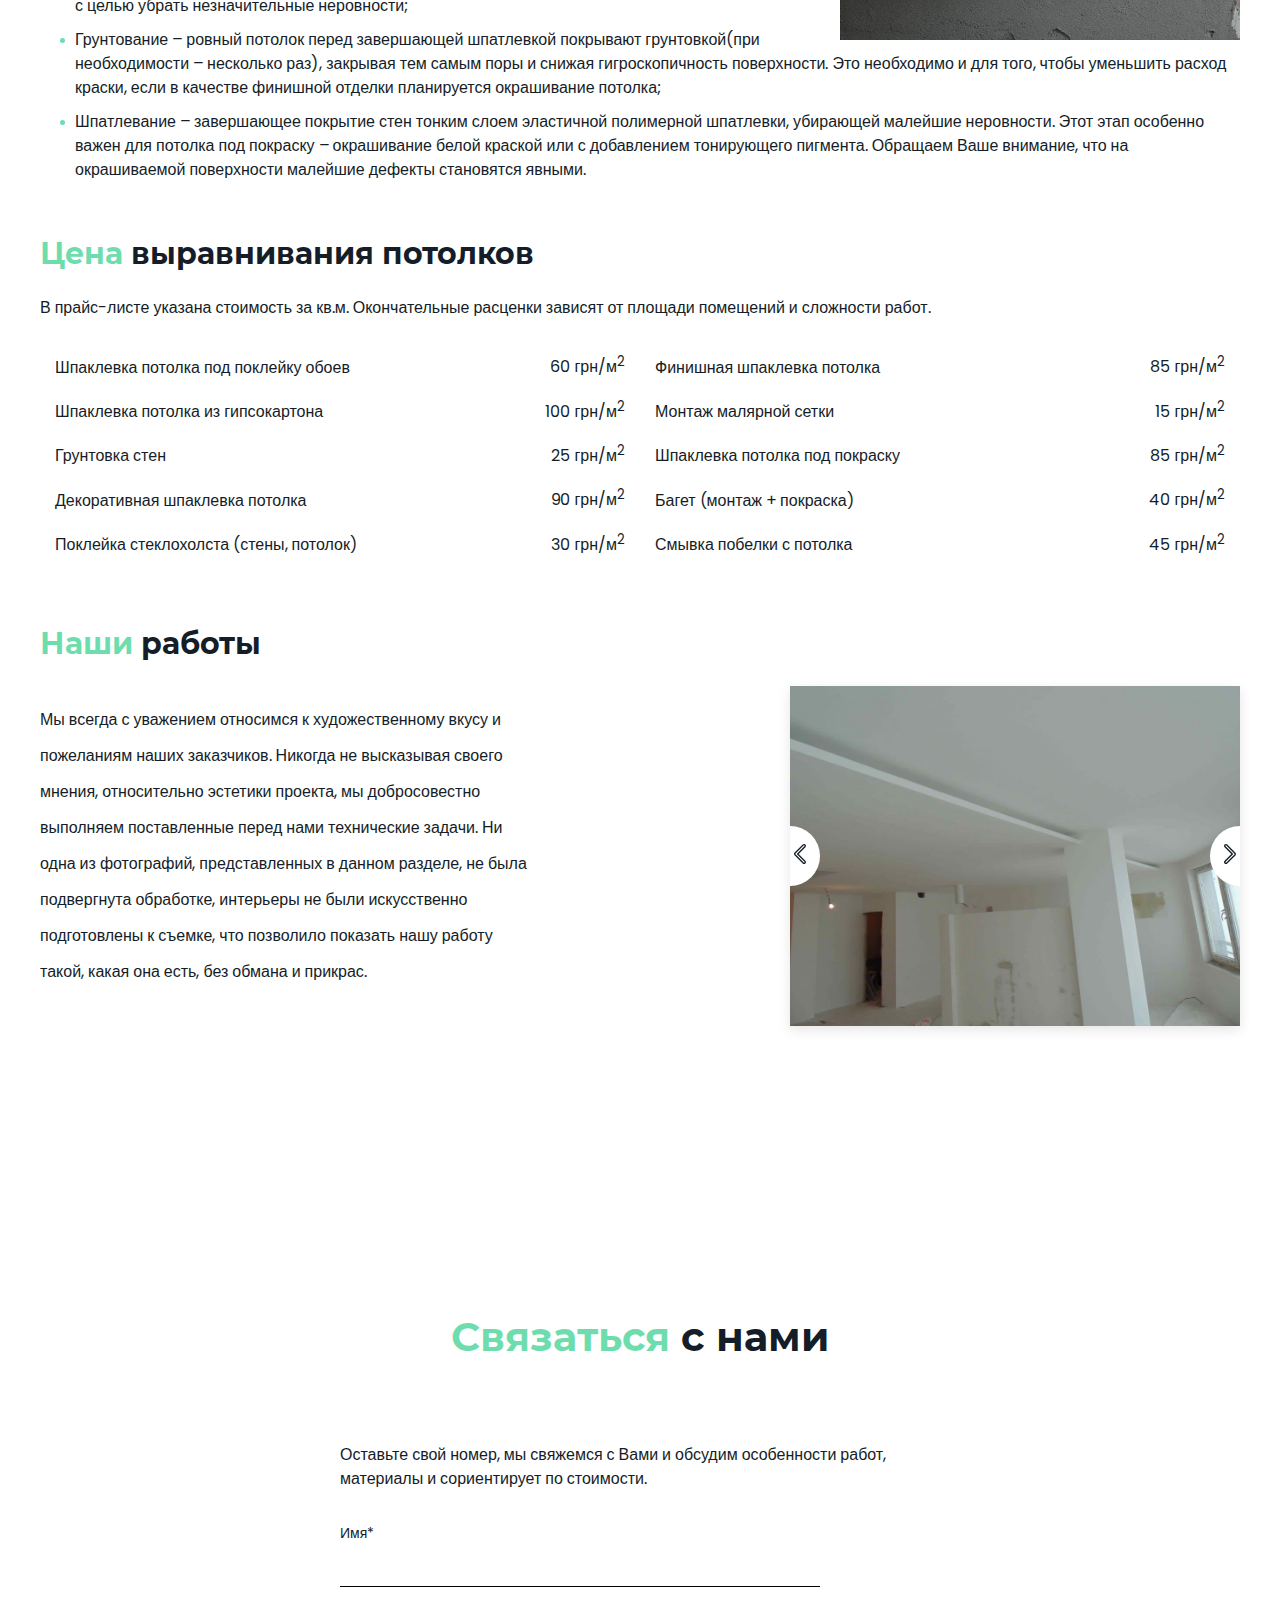
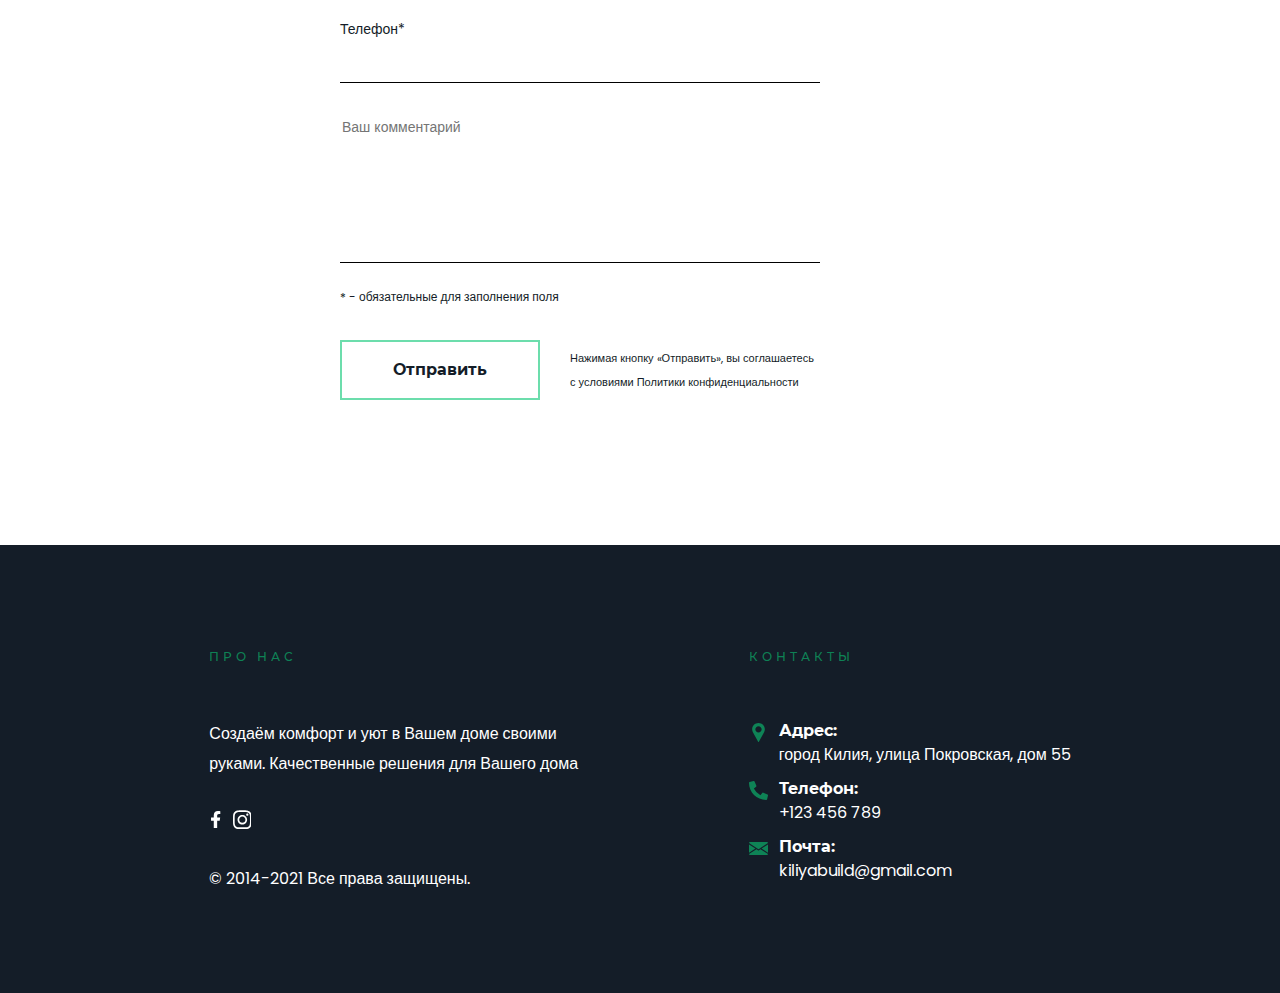
<file: ceiling-alignment.html>
<!DOCTYPE html>
<html lang="ru">

<head>
    <meta charset="UTF-8">
    <meta name="viewport" content="width=device-width, initial-scale=1.0">
    <title>KiliyaBuild</title>
    <link rel="stylesheet" href="css/style.min.css">
</head>

<body>
    <header class="header">
        <div class="header-top">
            <div class="container">
                <div class="header-top__inner">
                    <div class="header-top__phone">
                        <img class="header-top__img" src="images/icons/phone-icon.svg" alt="">
                        <a class="header-top__number" href="tel:+123456782">+123 456 782</a>
                    </div>
                    <div class="header-top__social social">
                        <a class="social__link" href="https://www.facebook.com/">
                            <svg xmlns="http://www.w3.org/2000/svg" xmlns:xlink="http://www.w3.org/1999/xlink"
                                width="10pt" height="13pt" viewBox="0 0 10 16" version="1.1">
                                <path fill="#fff"
                                    d="M 8.722656 9 L 9.167969 6.105469 L 6.390625 6.105469 L 6.390625 4.226562 C 6.390625 3.433594 6.777344 2.660156 8.023438 2.660156 L 9.285156 2.660156 L 9.285156 0.195312 C 9.285156 0.195312 8.136719 0 7.042969 0 C 4.753906 0 3.257812 1.386719 3.257812 3.898438 L 3.257812 6.105469 L 0.714844 6.105469 L 0.714844 9 L 3.257812 9 L 3.257812 16 L 6.390625 16 L 6.390625 9 Z M 8.722656 9 " />
                            </svg>
                        </a>
                        <a class="social__link" href="https://www.instagram.com/">
                            <svg xmlns="http://www.w3.org/2000/svg" xmlns:xlink="http://www.w3.org/1999/xlink"
                                width="14pt" height="16pt" viewBox="0 0 14 16" version="1.1">
                                <path fill="#fff"
                                    d="M 7.003906 4.40625 C 5.015625 4.40625 3.414062 6.007812 3.414062 7.996094 C 3.414062 9.984375 5.015625 11.585938 7.003906 11.585938 C 8.992188 11.585938 10.59375 9.984375 10.59375 7.996094 C 10.59375 6.007812 8.992188 4.40625 7.003906 4.40625 Z M 7.003906 10.332031 C 5.71875 10.332031 4.667969 9.285156 4.667969 7.996094 C 4.667969 6.710938 5.714844 5.664062 7.003906 5.664062 C 8.289062 5.664062 9.335938 6.710938 9.335938 7.996094 C 9.335938 9.285156 8.289062 10.332031 7.003906 10.332031 Z M 11.578125 4.257812 C 11.578125 4.726562 11.203125 5.097656 10.742188 5.097656 C 10.273438 5.097656 9.902344 4.722656 9.902344 4.257812 C 9.902344 3.796875 10.277344 3.421875 10.742188 3.421875 C 11.203125 3.421875 11.578125 3.796875 11.578125 4.257812 Z M 13.957031 5.109375 C 13.902344 3.988281 13.648438 2.992188 12.824219 2.175781 C 12.007812 1.355469 11.011719 1.101562 9.890625 1.042969 C 8.734375 0.976562 5.269531 0.976562 4.113281 1.042969 C 2.992188 1.097656 2 1.351562 1.179688 2.171875 C 0.355469 2.992188 0.101562 3.984375 0.046875 5.105469 C -0.0195312 6.261719 -0.0195312 9.726562 0.046875 10.882812 C 0.101562 12.007812 0.355469 13 1.179688 13.820312 C 2 14.636719 2.992188 14.894531 4.113281 14.949219 C 5.269531 15.015625 8.734375 15.015625 9.890625 14.949219 C 11.011719 14.898438 12.007812 14.640625 12.824219 13.820312 C 13.644531 13 13.898438 12.007812 13.957031 10.882812 C 14.023438 9.726562 14.023438 6.265625 13.957031 5.109375 Z M 12.460938 12.125 C 12.21875 12.738281 11.746094 13.210938 11.132812 13.457031 C 10.210938 13.820312 8.023438 13.738281 7.003906 13.738281 C 5.984375 13.738281 3.792969 13.820312 2.875 13.457031 C 2.261719 13.210938 1.789062 12.742188 1.542969 12.125 C 1.179688 11.203125 1.261719 9.015625 1.261719 7.996094 C 1.261719 6.976562 1.179688 4.789062 1.542969 3.867188 C 1.789062 3.257812 2.257812 2.785156 2.875 2.539062 C 3.796875 2.171875 5.984375 2.257812 7.003906 2.257812 C 8.023438 2.257812 10.210938 2.175781 11.132812 2.539062 C 11.742188 2.78125 12.214844 3.253906 12.460938 3.867188 C 12.828125 4.789062 12.742188 6.976562 12.742188 7.996094 C 12.742188 9.015625 12.828125 11.207031 12.460938 12.125 Z M 12.460938 12.125 " />
                            </svg>
                        </a>
                    </div>
                </div>
            </div>
        </div>
        <div class="header-bottom">
            <div class="container">
                <div class="header-bottom__inner">
                    <a class="logo" href="index.html">
                        <img class="logo__img" src="images/icons/logo.png" alt="">
                    </a>
                    <nav class="menu">
                        <div class="menu__icon">
                            <span></span>
                        </div>
                        <ul class="menu__list">
                            <li class="menu__item">
                                <a class="menu__link" href="index.html">
                                    Главная
                                </a>
                            </li>
                            <li class="menu__item">
                                <a class="menu__link menu__link--active" href="services.html">
                                    Услуги
                                </a>
                            </li>
                            <li class="menu__item">
                                <a class="menu__link" href="how-we-work.html">
                                    Как мы работаем
                                </a>
                            </li>
                            <li class="menu__item">
                                <a class="menu__link" href="portfolio.html">
                                    Наши работы
                                </a>
                            </li>
                            <li class="menu__item">
                                <a class="menu__link" href="contactus.html">
                                    Связаться
                                </a>
                            </li>
                        </ul>
                    </nav>
                </div>
            </div>
        </div>
        <div class="breadcrumbs">
            <div class="breadcrumbs__bg"></div>
            <div class="container">
                <div class="breadcrumbs__inner">
                    <h1 class="breadcrumbs__title title">
                        Выравнивание потолков
                    </h1>
                    <ul class="breadcrumbs__list">
                        <li class="breadcrumbs__item">
                            <a href="#" class="breadcrumbs__link">Главная</a>
                        </li>
                        <li class="breadcrumbs__item">
                            <a href="#" class="breadcrumbs__link">Услуги</a>
                        </li>
                        <li class="breadcrumbs__item">
                            <a href="#" class="breadcrumbs__link">Ремонт потолка</a>
                        </li>
                        <li class="breadcrumbs__item">
                            <a href="#" class="breadcrumbs__link">Выравнивание потолков</a>
                        </li>
                    </ul>
                </div>
            </div>
        </div>
    </header>
    <main class="main">
        <div class="scroll-top">
            <a href="#" class="scroll-top__link scroll-top__link--hover"></a>
        </div>
        <section class="suspended-ceiling">
            <div class="container">
                <div class="module">
                    <h2 class="module__main-title">
                        <span class="mark">Выравнивание</span> потолков
                    </h2>
                    <div class="module__content-box">
                        <img class="module__img" src="images/portfolio/alignment/1.jpg" alt="Гипсокартонный потолок">
                        <p class="module__text">
                            Бетонные потолки в наших квартирах, домах и офисах далеко не всегда бывают ровными. От
                            трещин и неровностей потолочных поверхностей необходимо избавляться до выполнения финишной
                            отделки, в противном случае даже самый качественный ремонт будет выглядеть кустарно. Поэтому
                            ремонт потолка начинают с его выравнивания. Этот термин объединяет целый перечень работ,
                            выполняемых в определенной последовательности. И чтобы добиться отличного результата, каждую
                            из них должны выполнять высококлассные профессионалы. Специалисты такого уровня работают в
                            нашей компании – воспользуйтесь их услугами, и Ваш потолок станет безупречным.
                        </p>
                    </div>
                    <div class="module__content-box">
                        <h3 class="module__title">
                            <span class="mark">Сколько</span> существует способов выравнивания
                        </h3>
                        <p class="module__text">
                            Выравнивать потолки можно «сухим» или «мокрым» способом. Сухой подразумевает изменение
                            потолочной поверхности путем обшивки при помощи сухой штукатурки – листов гипсокартона,
                            закрепленных на каркасе из алюминиевого профиля или деревянных реек.
                        </p>
                        <p class="module__text">
                            Традиционный способ выравнивания выполняется с применением штукатурных смесей. Он более
                            трудоемок, но ни строители, ни заказчики не спешат от него отказываться, поскольку результат
                            качественного «мокрого» выравнивания высоко эстетичен и долговечен.
                        </p>
                    </div>
                    <div class="module__content-box">
                        <h3 class="module__title">
                            <span class="mark">Технология</span> выравнивания штукатурными смесями
                        </h3>
                        <img class="module__img" src="images/portfolio/alignment/2.jpg" alt="Выравнивание потолка">
                        <p class="module__text">
                            Выравнивание потолка с использованием штукатурных смесей выполняется в несколько этапов:
                        </p>
                        <ul class="module__list">
                            <li class="module__item">
                                Тщательное очищение потолочной поверхности от старых покрытий, часто до бетонного
                                основания;
                            </li>
                            <li class="module__item">
                                Обезжиривание рабочей зоны и обработка ее составом «бетоноконтакт»;
                            </li>
                            <li class="module__item">
                                Нанесение разведенной штукатурной станции, при необходимости предварительно выполняется
                                армирование потолка малярной либо металлической сеткой.
                            </li>
                            <li class="module__item">
                                Шлифование - после высыхания слоя штукатурки производится обработка шлифовальной
                                машиной, с целью убрать незначительные неровности;
                            </li>
                            <li class="module__item">
                                Грунтование – ровный потолок перед завершающей шпатлевкой покрывают грунтовкой(при
                                необходимости – несколько раз), закрывая тем самым поры и снижая гигроскопичность
                                поверхности. Это необходимо и для того, чтобы уменьшить расход краски, если в качестве
                                финишной отделки планируется окрашивание потолка;
                            </li>
                            <li class="module__item">
                                Шпатлевание – завершающее покрытие стен тонким слоем эластичной полимерной шпатлевки,
                                убирающей малейшие неровности. Этот этап особенно важен для потолка под покраску –
                                окрашивание белой краской или с добавлением тонирующего пигмента. Обращаем Ваше
                                внимание, что на окрашиваемой поверхности малейшие дефекты становятся явными.
                            </li>
                        </ul>
                    </div>
                    <div class="module__content-box">
                        <h3 class="module__title">
                            <span class="mark">Цена</span> выравнивания потолков
                        </h3>
                        <p class="module__text">
                            В прайс-листе указана стоимость за кв.м. Окончательные расценки зависят от площади помещений
                            и сложности работ.
                        </p>
                        <div class="module__price-box price-box">
                            <ul class="price-box__list">
                                <li class="price-box__item">
                                    <p class="price-box__name">
                                        Шпаклевка потолка под поклейку обоев
                                    </p>
                                    <p class="price-box__value">
                                        <span class="price-box__currency">
                                            60 грн</span>/м<sup>2</sup>
                                    </p>
                                </li>
                                <li class="price-box__item">
                                    <p class="price-box__name">
                                        Финишная шпаклевка потолка
                                    </p>
                                    <p class="price-box__value">
                                        <span class="price-box__currency">
                                            85 грн</span>/м<sup>2</sup>
                                    </p>
                                </li>
                                <li class="price-box__item">
                                    <p class="price-box__name">
                                        Шпаклевка потолка из гипсокартона
                                    </p>
                                    <p class="price-box__value">
                                        <span class="price-box__currency">
                                            100 грн</span>/м<sup>2</sup>
                                    </p>
                                </li>
                                <li class="price-box__item">
                                    <p class="price-box__name">
                                        Монтаж малярной сетки
                                    </p>
                                    <p class="price-box__value">
                                        <span class="price-box__currency">
                                            15 грн</span>/м<sup>2</sup>
                                    </p>
                                </li>
                                <li class="price-box__item">
                                    <p class="price-box__name">
                                        Грунтовка стен
                                    </p>
                                    <p class="price-box__value">
                                        <span class="price-box__currency">
                                            25 грн</span>/м<sup>2</sup>
                                    </p>
                                </li>
                                <li class="price-box__item">
                                    <p class="price-box__name">
                                        Шпаклевка потолка под покраску
                                    </p>
                                    <p class="price-box__value">
                                        <span class="price-box__currency">
                                            85 грн</span>/м<sup>2</sup>
                                    </p>
                                </li>
                                <li class="price-box__item">
                                    <p class="price-box__name">
                                        Декоративная шпаклевка потолка
                                    </p>
                                    <p class="price-box__value">
                                        <span class="price-box__currency">
                                            90 грн</span>/м<sup>2</sup>
                                    </p>
                                </li>
                                <li class="price-box__item">
                                    <p class="price-box__name">
                                        Багет (монтаж + покраска)
                                    </p>
                                    <p class="price-box__value">
                                        <span class="price-box__currency">
                                            40 грн</span>/м<sup>2</sup>
                                    </p>
                                </li>
                                <li class="price-box__item">
                                    <p class="price-box__name">
                                        Поклейка стеклохолста (стены, потолок)
                                    </p>
                                    <p class="price-box__value">
                                        <span class="price-box__currency">
                                            30 грн</span>/м<sup>2</sup>
                                    </p>
                                </li>
                                <li class="price-box__item">
                                    <p class="price-box__name">
                                        Смывка побелки с потолка
                                    </p>
                                    <p class="price-box__value">
                                        <span class="price-box__currency">
                                            45 грн</span>/м<sup>2</sup>
                                    </p>
                                </li>
                            </ul>
                        </div>
                    </div>
                    <div class="module__portfolio">
                        <h3 class="module__title">
                            <span class="mark">Наши</span> работы
                        </h3>
                        <div class="module__portfolio-inner">
                            <p class="module__text">
                               Мы всегда с уважением относимся к художественному вкусу и пожеланиям наших заказчиков. Никогда не высказывая своего мнения, относительно эстетики проекта, мы добросовестно выполняем поставленные перед нами технические задачи. Ни одна из фотографий, представленных в данном разделе, не была подвергнута обработке, интерьеры не были искусственно подготовлены к съемке, что позволило показать нашу работу такой, какая она есть, без обмана и прикрас.
                            </p>
                            <div class="module__slider">
                                <div class="module__slider-item">
                                    <img class="module__slider-img" src="images/portfolio/alignment/works/1.jpg" alt="Пример работы">
                                </div>
                                <div class="module__slider-item">
                                    <img class="module__slider-img" src="images/portfolio/alignment/works/2.jpg" alt="Пример работы">
                                </div>
                                <div class="module__slider-item">
                                    <img class="module__slider-img" src="images/portfolio/alignment/works/3.jpg" alt="Пример работы">
                                </div>
                                <div class="module__slider-item">
                                    <img class="module__slider-img" src="images/portfolio/alignment/works/4.jpg" alt="Пример работы">
                                </div>
                                <div class="module__slider-item">
                                    <img class="module__slider-img" src="images/portfolio/alignment/works/5.jpg" alt="Пример работы">
                                </div>
                            </div>
                        </div>
                    </div>
                </div>
            </div>
        </section>
        <section class="connection">
            <div class="container">
                <div class="connection__inner">
                    <h4 class="connection__title title"><span class="mark">Связаться</span> с нами</h4>
                    <div class="connection__box">
                        <p class="connection__descr">
                            Оставьте свой номер, мы свяжемся с Вами и обсудим особенности работ, материалы и
                            сориентирует по стоимости.
                        </p>
                        <form class="connection__form">
                            <label class="connection__label">
                                <p class="connection__text">Имя*</p>
                                <input class="connection__input" type="text" required>
                            </label>
                            <label class="connection__label">
                                <p class="connection__text">Телефон*</p>
                                <input class="connection__input" type="text" required>
                            </label>
                            <textarea class="connection__textarea" placeholder="Ваш комментарий"></textarea>
                            <div class="connection__info">
                                <span class="connection__mark">*</span> - обязательные для заполнения поля
                            </div>
                            <div class="connection__submit-box">
                                <button class="connection__btn more-link" type="submit">Отправить</button>
                                <p class="connection__privacy-policy">
                                    Нажимая кнопку «Отправить»,
                                    вы соглашаетесь с условиями
                                    <a class="connection__link" href="privacy.html">Политики конфиденциальности</a>
                                </p>
                            </div>
                        </form>
                    </div>
                </div>
            </div>
        </section>
    </main>
    <footer class="footer">
        <div class="container">
            <div class="footer__inner">
                <div class="footer__info">
                    <h5 class="footer__title">Про нас</h5>
                    <p class="footer__text">Создаём комфорт и уют в Вашем доме своими руками. Качественные решения для
                        Вашего дома</p>
                    <div class="footer__social social">
                        <a class="social__link" href="https://www.facebook.com/">
                            <svg xmlns="http://www.w3.org/2000/svg" xmlns:xlink="http://www.w3.org/1999/xlink"
                                width="10pt" height="13pt" viewBox="0 0 10 16" version="1.1">
                                <path fill="#fff"
                                    d="M 8.722656 9 L 9.167969 6.105469 L 6.390625 6.105469 L 6.390625 4.226562 C 6.390625 3.433594 6.777344 2.660156 8.023438 2.660156 L 9.285156 2.660156 L 9.285156 0.195312 C 9.285156 0.195312 8.136719 0 7.042969 0 C 4.753906 0 3.257812 1.386719 3.257812 3.898438 L 3.257812 6.105469 L 0.714844 6.105469 L 0.714844 9 L 3.257812 9 L 3.257812 16 L 6.390625 16 L 6.390625 9 Z M 8.722656 9 " />
                            </svg>
                        </a>
                        <a class="social__link" href="https://www.instagram.com/">
                            <svg xmlns="http://www.w3.org/2000/svg" xmlns:xlink="http://www.w3.org/1999/xlink"
                                width="14pt" height="16pt" viewBox="0 0 14 16" version="1.1">
                                <path fill="#fff"
                                    d="M 7.003906 4.40625 C 5.015625 4.40625 3.414062 6.007812 3.414062 7.996094 C 3.414062 9.984375 5.015625 11.585938 7.003906 11.585938 C 8.992188 11.585938 10.59375 9.984375 10.59375 7.996094 C 10.59375 6.007812 8.992188 4.40625 7.003906 4.40625 Z M 7.003906 10.332031 C 5.71875 10.332031 4.667969 9.285156 4.667969 7.996094 C 4.667969 6.710938 5.714844 5.664062 7.003906 5.664062 C 8.289062 5.664062 9.335938 6.710938 9.335938 7.996094 C 9.335938 9.285156 8.289062 10.332031 7.003906 10.332031 Z M 11.578125 4.257812 C 11.578125 4.726562 11.203125 5.097656 10.742188 5.097656 C 10.273438 5.097656 9.902344 4.722656 9.902344 4.257812 C 9.902344 3.796875 10.277344 3.421875 10.742188 3.421875 C 11.203125 3.421875 11.578125 3.796875 11.578125 4.257812 Z M 13.957031 5.109375 C 13.902344 3.988281 13.648438 2.992188 12.824219 2.175781 C 12.007812 1.355469 11.011719 1.101562 9.890625 1.042969 C 8.734375 0.976562 5.269531 0.976562 4.113281 1.042969 C 2.992188 1.097656 2 1.351562 1.179688 2.171875 C 0.355469 2.992188 0.101562 3.984375 0.046875 5.105469 C -0.0195312 6.261719 -0.0195312 9.726562 0.046875 10.882812 C 0.101562 12.007812 0.355469 13 1.179688 13.820312 C 2 14.636719 2.992188 14.894531 4.113281 14.949219 C 5.269531 15.015625 8.734375 15.015625 9.890625 14.949219 C 11.011719 14.898438 12.007812 14.640625 12.824219 13.820312 C 13.644531 13 13.898438 12.007812 13.957031 10.882812 C 14.023438 9.726562 14.023438 6.265625 13.957031 5.109375 Z M 12.460938 12.125 C 12.21875 12.738281 11.746094 13.210938 11.132812 13.457031 C 10.210938 13.820312 8.023438 13.738281 7.003906 13.738281 C 5.984375 13.738281 3.792969 13.820312 2.875 13.457031 C 2.261719 13.210938 1.789062 12.742188 1.542969 12.125 C 1.179688 11.203125 1.261719 9.015625 1.261719 7.996094 C 1.261719 6.976562 1.179688 4.789062 1.542969 3.867188 C 1.789062 3.257812 2.257812 2.785156 2.875 2.539062 C 3.796875 2.171875 5.984375 2.257812 7.003906 2.257812 C 8.023438 2.257812 10.210938 2.175781 11.132812 2.539062 C 11.742188 2.78125 12.214844 3.253906 12.460938 3.867188 C 12.828125 4.789062 12.742188 6.976562 12.742188 7.996094 C 12.742188 9.015625 12.828125 11.207031 12.460938 12.125 Z M 12.460938 12.125 " />
                            </svg>
                        </a>
                    </div>
                    <div class="footer__copy">
                        © 2014-2021 Все права защищены.
                    </div>
                </div>
                <div class="footer__contact">
                    <h5 class="footer__title">Контакты</h5>
                    <ul class="footer__list">
                        <li class="footer__item footer__address">
                            <p class="footer__item-title">Адрес:</p>
                            <p class="footer__item-text">город Килия, улица Покровская, дом 55</p>
                        </li>
                        <li class="footer__item footer__phone">
                            <p class="footer__item-title">Телефон:</p>
                            <a class="footer__item-link" href="tel: +123456789">+123 456 789</a>
                        </li>
                        <li class="footer__item footer__mail">
                            <p class="footer__item-title">Почта:</p>
                            <a class="footer__item-link" href="mailto:kiliyabuild@gmail.com">kiliyabuild@gmail.com</a>
                        </li>
                    </ul>
                </div>
            </div>
        </div>
    </footer>

    <script src="js/main.min.js"></script>
</body>

</html>
</file>
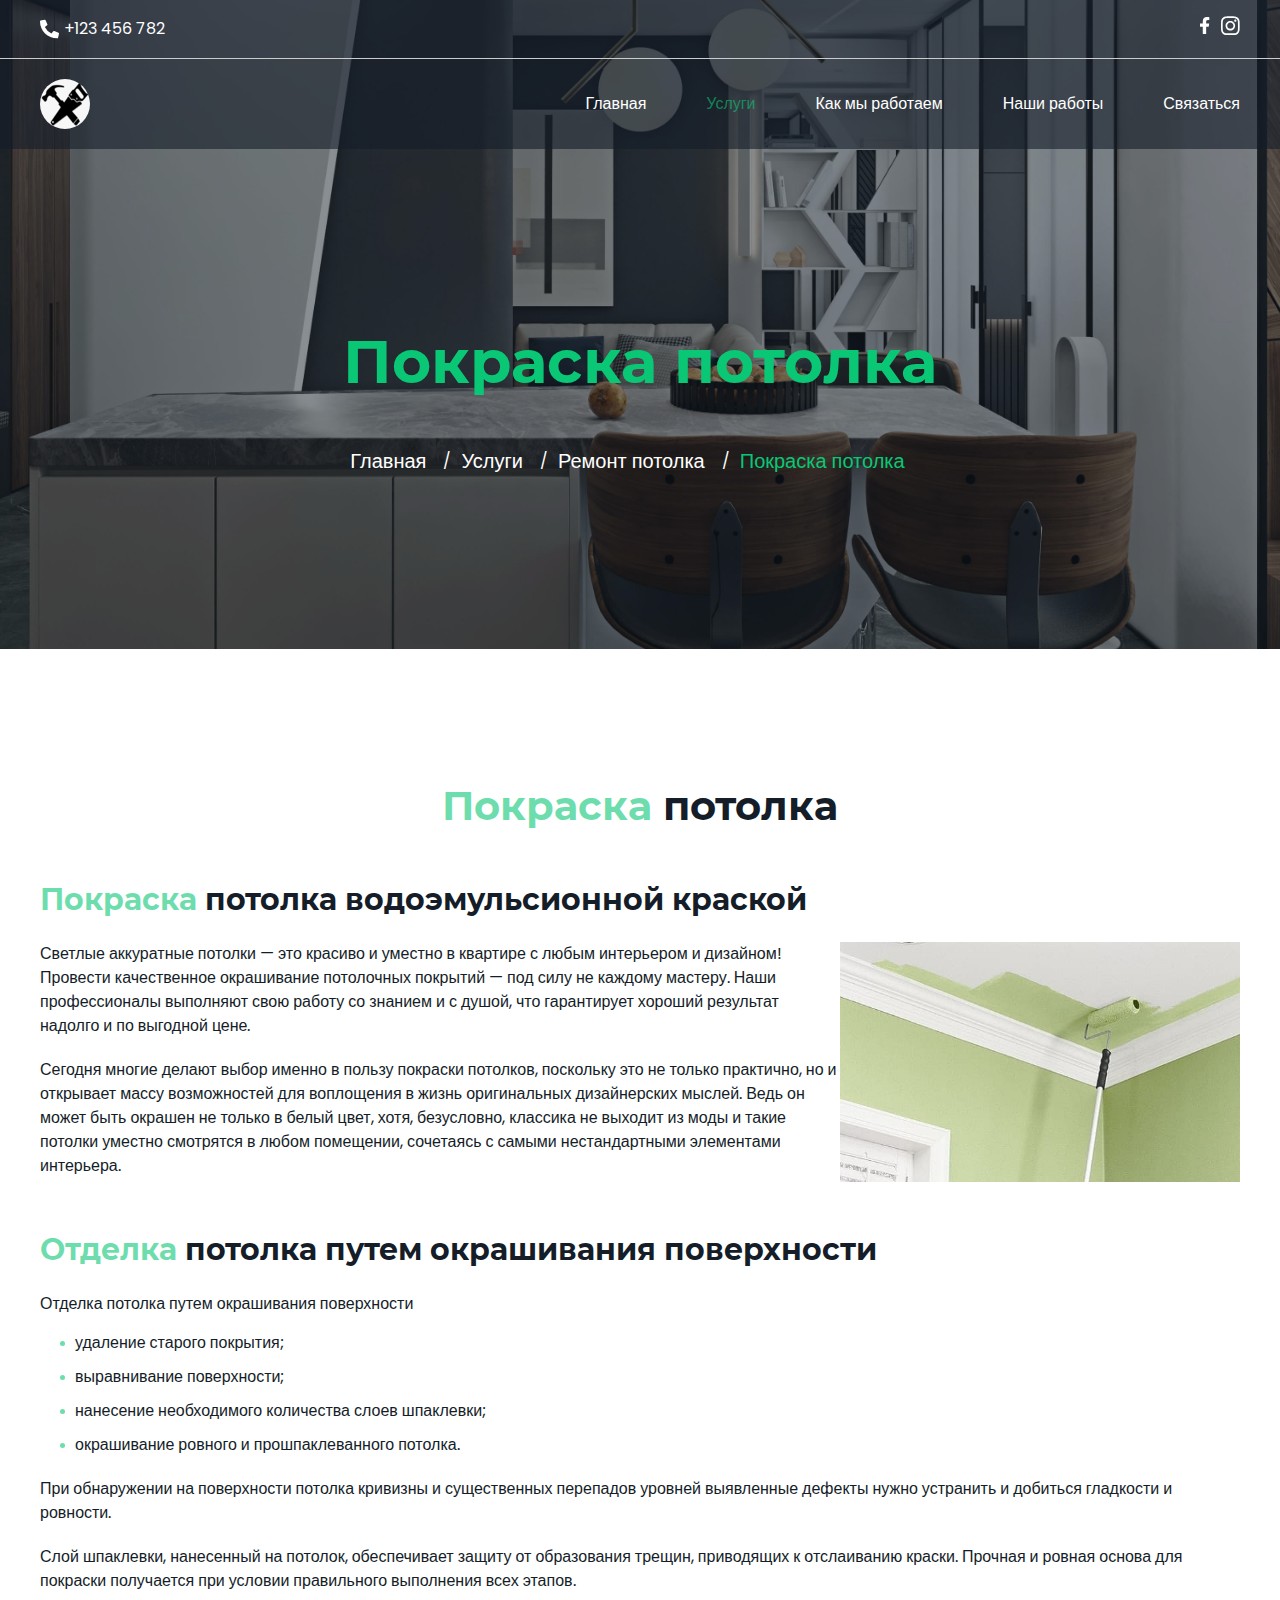
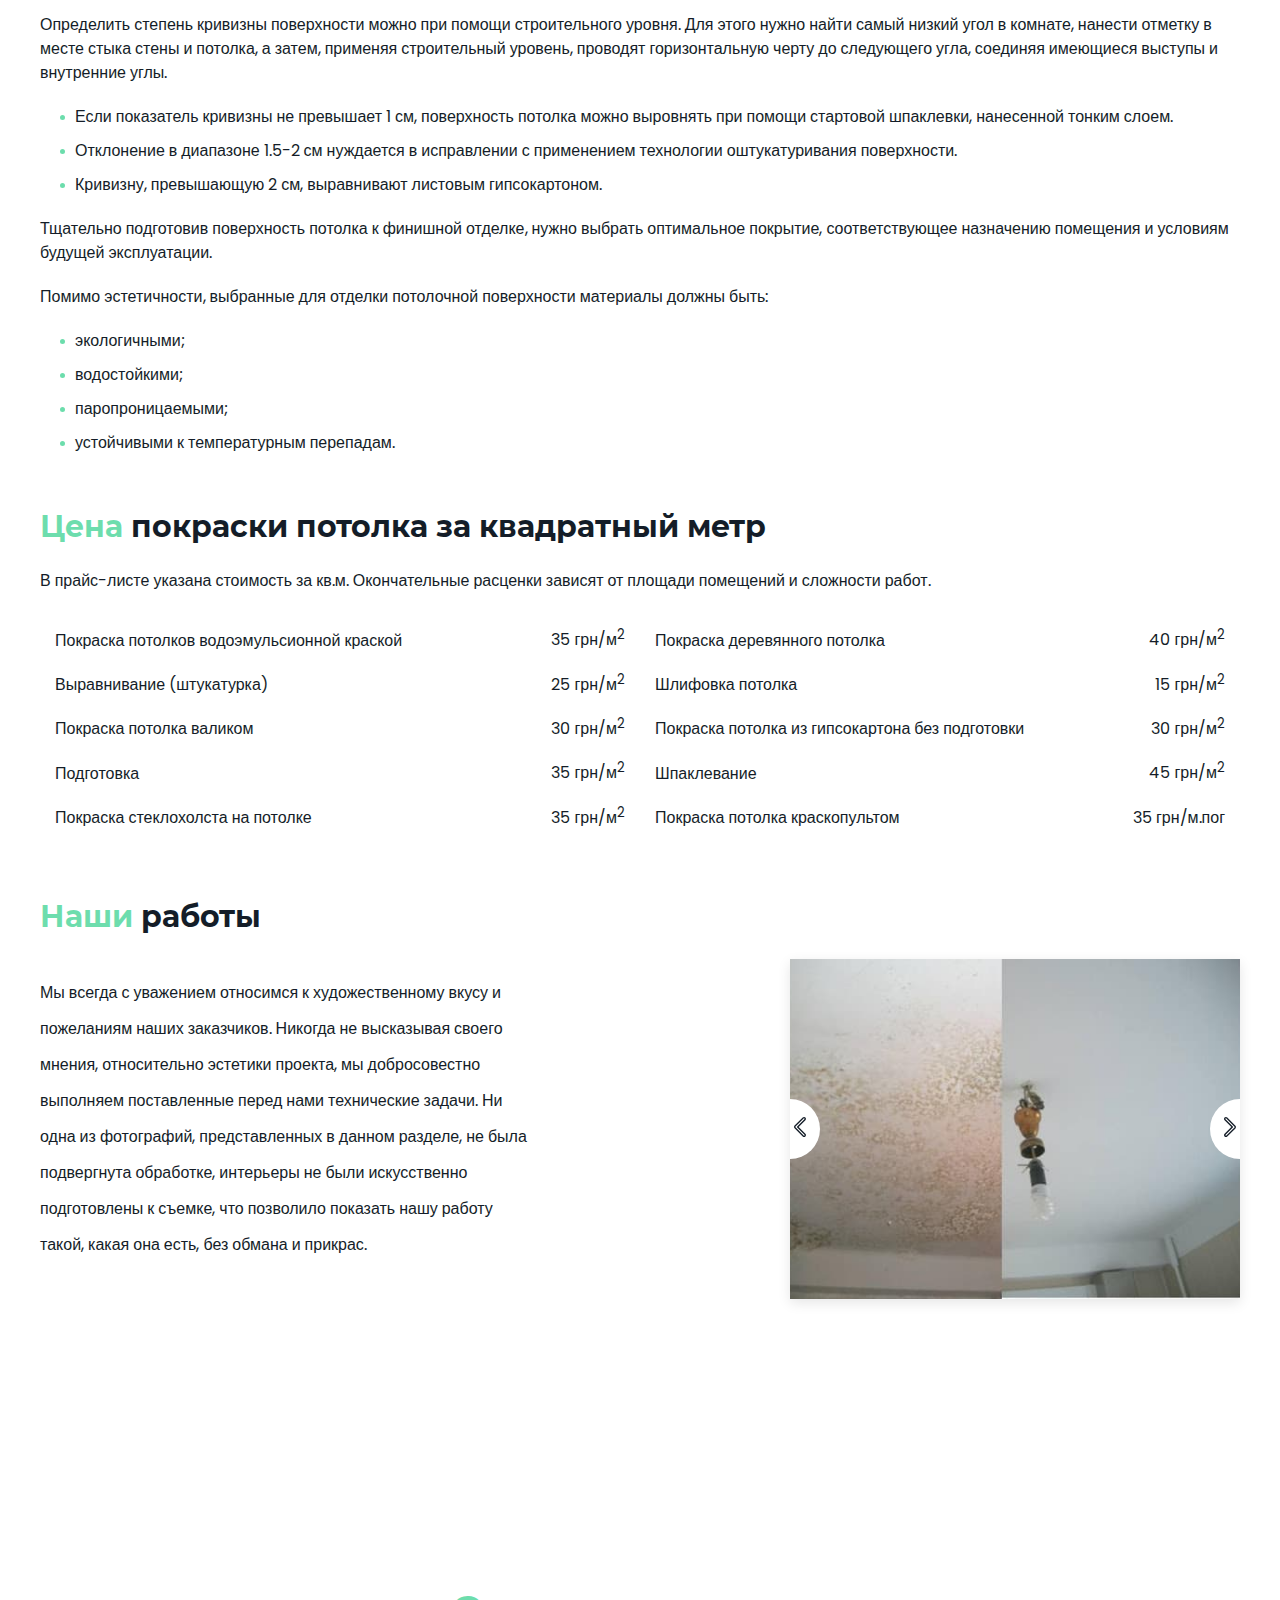
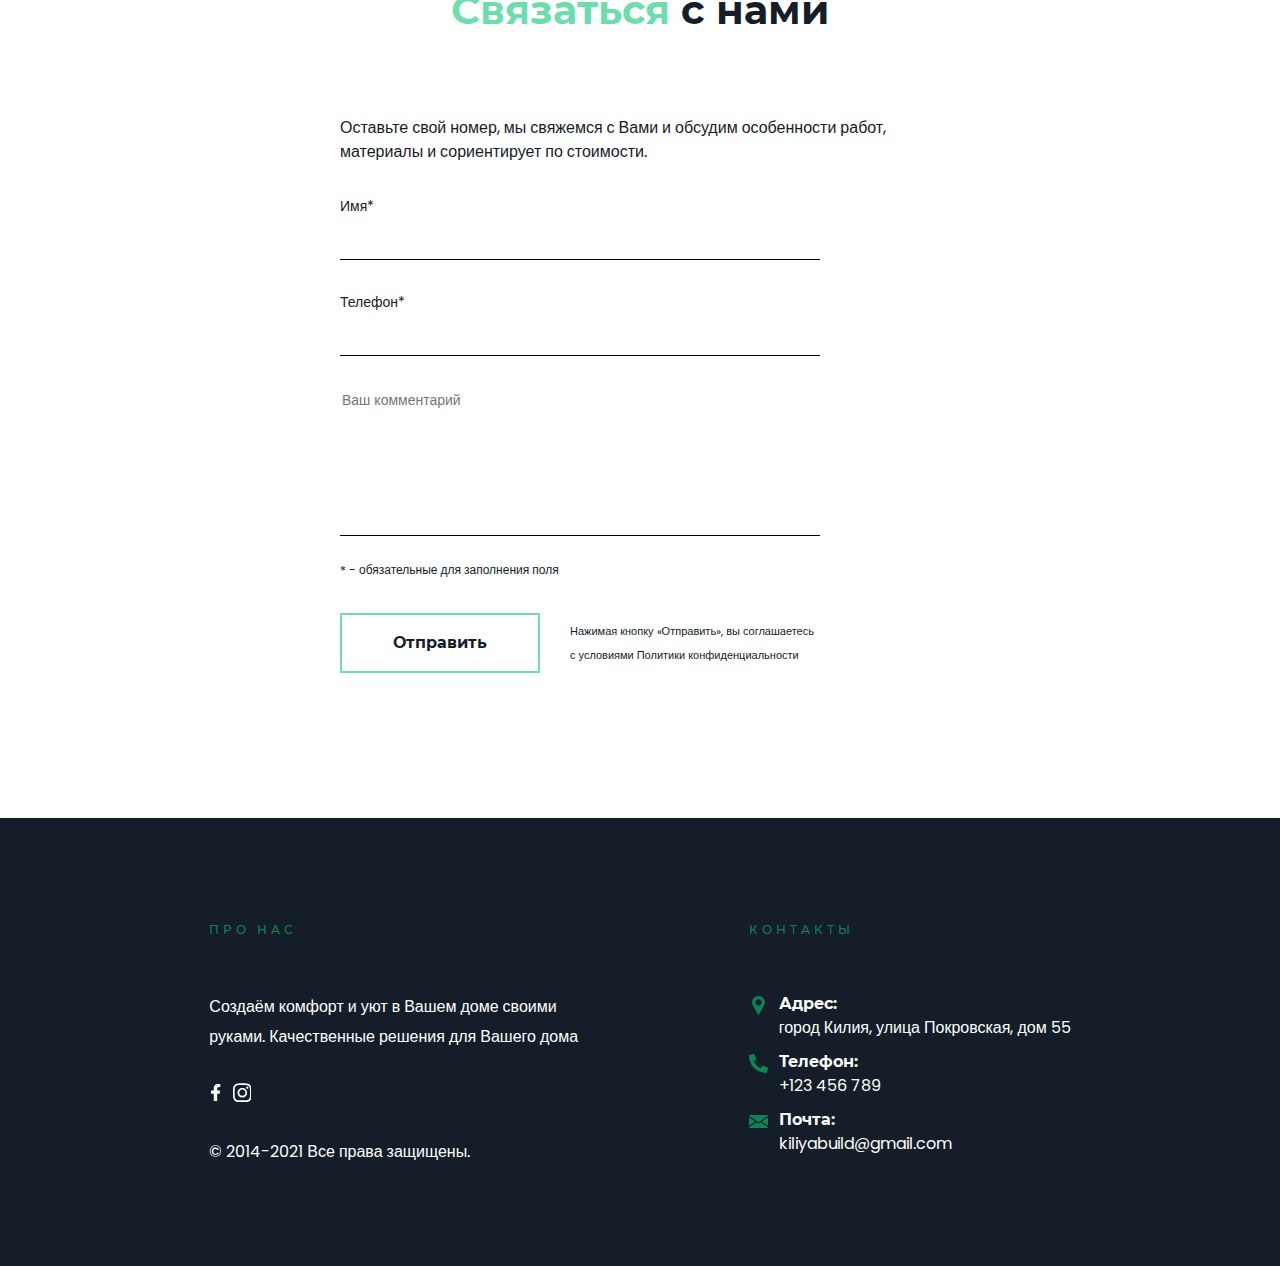
<file: ceiling-painting.html>
<!DOCTYPE html>
<html lang="ru">

<head>
    <meta charset="UTF-8">
    <meta name="viewport" content="width=device-width, initial-scale=1.0">
    <title>KiliyaBuild</title>
    <link rel="stylesheet" href="css/style.min.css">
</head>

<body>
    <header class="header">
        <div class="header-top">
            <div class="container">
                <div class="header-top__inner">
                    <div class="header-top__phone">
                        <img class="header-top__img" src="images/icons/phone-icon.svg" alt="">
                        <a class="header-top__number" href="tel:+123456782">+123 456 782</a>
                    </div>
                    <div class="header-top__social social">
                        <a class="social__link" href="https://www.facebook.com/">
                            <svg xmlns="http://www.w3.org/2000/svg" xmlns:xlink="http://www.w3.org/1999/xlink"
                                width="10pt" height="13pt" viewBox="0 0 10 16" version="1.1">
                                <path fill="#fff"
                                    d="M 8.722656 9 L 9.167969 6.105469 L 6.390625 6.105469 L 6.390625 4.226562 C 6.390625 3.433594 6.777344 2.660156 8.023438 2.660156 L 9.285156 2.660156 L 9.285156 0.195312 C 9.285156 0.195312 8.136719 0 7.042969 0 C 4.753906 0 3.257812 1.386719 3.257812 3.898438 L 3.257812 6.105469 L 0.714844 6.105469 L 0.714844 9 L 3.257812 9 L 3.257812 16 L 6.390625 16 L 6.390625 9 Z M 8.722656 9 " />
                            </svg>
                        </a>
                        <a class="social__link" href="https://www.instagram.com/">
                            <svg xmlns="http://www.w3.org/2000/svg" xmlns:xlink="http://www.w3.org/1999/xlink"
                                width="14pt" height="16pt" viewBox="0 0 14 16" version="1.1">
                                <path fill="#fff"
                                    d="M 7.003906 4.40625 C 5.015625 4.40625 3.414062 6.007812 3.414062 7.996094 C 3.414062 9.984375 5.015625 11.585938 7.003906 11.585938 C 8.992188 11.585938 10.59375 9.984375 10.59375 7.996094 C 10.59375 6.007812 8.992188 4.40625 7.003906 4.40625 Z M 7.003906 10.332031 C 5.71875 10.332031 4.667969 9.285156 4.667969 7.996094 C 4.667969 6.710938 5.714844 5.664062 7.003906 5.664062 C 8.289062 5.664062 9.335938 6.710938 9.335938 7.996094 C 9.335938 9.285156 8.289062 10.332031 7.003906 10.332031 Z M 11.578125 4.257812 C 11.578125 4.726562 11.203125 5.097656 10.742188 5.097656 C 10.273438 5.097656 9.902344 4.722656 9.902344 4.257812 C 9.902344 3.796875 10.277344 3.421875 10.742188 3.421875 C 11.203125 3.421875 11.578125 3.796875 11.578125 4.257812 Z M 13.957031 5.109375 C 13.902344 3.988281 13.648438 2.992188 12.824219 2.175781 C 12.007812 1.355469 11.011719 1.101562 9.890625 1.042969 C 8.734375 0.976562 5.269531 0.976562 4.113281 1.042969 C 2.992188 1.097656 2 1.351562 1.179688 2.171875 C 0.355469 2.992188 0.101562 3.984375 0.046875 5.105469 C -0.0195312 6.261719 -0.0195312 9.726562 0.046875 10.882812 C 0.101562 12.007812 0.355469 13 1.179688 13.820312 C 2 14.636719 2.992188 14.894531 4.113281 14.949219 C 5.269531 15.015625 8.734375 15.015625 9.890625 14.949219 C 11.011719 14.898438 12.007812 14.640625 12.824219 13.820312 C 13.644531 13 13.898438 12.007812 13.957031 10.882812 C 14.023438 9.726562 14.023438 6.265625 13.957031 5.109375 Z M 12.460938 12.125 C 12.21875 12.738281 11.746094 13.210938 11.132812 13.457031 C 10.210938 13.820312 8.023438 13.738281 7.003906 13.738281 C 5.984375 13.738281 3.792969 13.820312 2.875 13.457031 C 2.261719 13.210938 1.789062 12.742188 1.542969 12.125 C 1.179688 11.203125 1.261719 9.015625 1.261719 7.996094 C 1.261719 6.976562 1.179688 4.789062 1.542969 3.867188 C 1.789062 3.257812 2.257812 2.785156 2.875 2.539062 C 3.796875 2.171875 5.984375 2.257812 7.003906 2.257812 C 8.023438 2.257812 10.210938 2.175781 11.132812 2.539062 C 11.742188 2.78125 12.214844 3.253906 12.460938 3.867188 C 12.828125 4.789062 12.742188 6.976562 12.742188 7.996094 C 12.742188 9.015625 12.828125 11.207031 12.460938 12.125 Z M 12.460938 12.125 " />
                            </svg>
                        </a>
                    </div>
                </div>
            </div>
        </div>
        <div class="header-bottom">
            <div class="container">
                <div class="header-bottom__inner">
                    <a class="logo" href="index.html">
                        <img class="logo__img" src="images/icons/logo.png" alt="">
                    </a>
                    <nav class="menu">
                        <div class="menu__icon">
                            <span></span>
                        </div>
                        <ul class="menu__list">
                            <li class="menu__item">
                                <a class="menu__link" href="index.html">
                                    Главная
                                </a>
                            </li>
                            <li class="menu__item">
                                <a class="menu__link menu__link--active" href="services.html">
                                    Услуги
                                </a>
                            </li>
                            <li class="menu__item">
                                <a class="menu__link" href="how-we-work.html">
                                    Как мы работаем
                                </a>
                            </li>
                            <li class="menu__item">
                                <a class="menu__link" href="portfolio.html">
                                    Наши работы
                                </a>
                            </li>
                            <li class="menu__item">
                                <a class="menu__link" href="contactus.html">
                                    Связаться
                                </a>
                            </li>
                        </ul>
                    </nav>
                </div>
            </div>
        </div>
        <div class="breadcrumbs">
            <div class="breadcrumbs__bg"></div>
            <div class="container">
                <div class="breadcrumbs__inner">
                    <h1 class="breadcrumbs__title title">
                        Покраска потолка
                    </h1>
                    <ul class="breadcrumbs__list">
                        <li class="breadcrumbs__item">
                            <a href="#" class="breadcrumbs__link">Главная</a>
                        </li>
                        <li class="breadcrumbs__item">
                            <a href="#" class="breadcrumbs__link">Услуги</a>
                        </li>
                        <li class="breadcrumbs__item">
                            <a href="#" class="breadcrumbs__link">Ремонт потолка</a>
                        </li>
                        <li class="breadcrumbs__item">
                            <a href="#" class="breadcrumbs__link">Покраска потолка</a>
                        </li>
                    </ul>
                </div>
            </div>
        </div>
    </header>
    <main class="main">
        <div class="scroll-top">
            <a href="#" class="scroll-top__link scroll-top__link--hover"></a>
        </div>
        <section class="ceiling-painting">
            <div class="container">
                <div class="module">
                    <h2 class="module__main-title">
                        <span class="mark">Покраска</span> потолка 
                    </h2>
                    <div class="module__content-box">
                        <h3 class="module__title">
                            <span class="mark">Покраска</span> потолка водоэмульсионной краской
                        </h3>
                        <img class="module__img" src="images/preview/painting.jpg" alt="Покраска потолка">
                        <p class="module__text">
                            Светлые аккуратные потолки — это красиво и уместно в квартире с любым интерьером и дизайном!
                            Провести качественное окрашивание потолочных покрытий — под силу не каждому мастеру. Наши
                            профессионалы выполняют свою работу со знанием и с душой, что гарантирует хороший результат
                            надолго и по выгодной цене.
                        </p>
                        <p class="module__text">
                            Сегодня многие делают выбор именно в пользу покраски потолков, поскольку это не только
                            практично, но и открывает массу возможностей для воплощения в жизнь оригинальных
                            дизайнерских
                            мыслей. Ведь он может быть окрашен не только в белый цвет, хотя, безусловно, классика не
                            выходит
                            из моды и такие потолки уместно смотрятся в любом помещении, сочетаясь с самыми
                            нестандартными
                            элементами интерьера.
                        </p>
                        
                    </div>
                    <div class="module__content-box">
                        <h3 class="module__title">
                            <span class="mark">Отделка</span> потолка путем окрашивания поверхности
                        </h3>
                        <p class="module__list-title">
                            Отделка потолка путем окрашивания поверхности
                        </p>
                        <ul class="module__list">
                            <li class="module__item">
                                удаление старого покрытия;
                            </li>
                            <li class="module__item">
                                выравнивание поверхности;
                            </li>
                            <li class="module__item">
                                нанесение необходимого количества слоев шпаклевки;
                            </li>
                            <li class="module__item">
                                окрашивание ровного и прошпаклеванного потолка.
                            </li>
                        </ul>
                        <p class="module__text">
                            При обнаружении на поверхности потолка кривизны и существенных перепадов уровней выявленные
                            дефекты нужно устранить и добиться гладкости и ровности.
                        </p>
                        <p class="module__text">
                            Слой шпаклевки, нанесенный на потолок, обеспечивает защиту от образования трещин, приводящих
                            к отслаиванию краски. Прочная и ровная основа для покраски получается при условии
                            правильного выполнения всех этапов.
                        </p>
                        <p class="module__text">
                            Определить степень кривизны поверхности можно при помощи строительного уровня. Для этого
                            нужно найти самый низкий угол в комнате, нанести отметку в месте стыка стены и потолка, а
                            затем, применяя строительный уровень, проводят горизонтальную черту до следующего угла,
                            соединяя имеющиеся выступы и внутренние углы.
                        </p>
                        <ul class="module__list">
                            <li class="module__item">
                                Если показатель кривизны не превышает 1 см, поверхность потолка можно выровнять при
                                помощи стартовой шпаклевки, нанесенной тонким слоем.
                            </li>
                            <li class="module__item">
                                Отклонение в диапазоне 1.5-2 см нуждается в исправлении с применением технологии
                                оштукатуривания поверхности.
                            </li>
                            <li class="module__item">
                                Кривизну, превышающую 2 см, выравнивают листовым гипсокартоном.
                            </li>
                        </ul>
                        <p class="module__text">
                            Тщательно подготовив поверхность потолка к финишной отделке, нужно выбрать оптимальное
                            покрытие, соответствующее назначению помещения и условиям будущей эксплуатации.
                        </p>
                        <p class="module__text">
                            Помимо эстетичности, выбранные для отделки потолочной поверхности материалы должны быть:
                        </p>
                        <ul class="module__list">
                            <li class="module__item">
                                экологичными;
                            </li>
                            <li class="module__item">
                                водостойкими;
                            </li>
                            <li class="module__item">
                                паропроницаемыми;
                            </li>
                            <li class="module__item">
                                устойчивыми к температурным перепадам.
                            </li>
                        </ul>
                    </div>
                    <div class="module__content-box">
                        <h3 class="module__title">
                            <span class="mark">Цена</span> покраски потолка за квадратный метр
                        </h3>
                        <p class="module__text">
                            В прайс-листе указана стоимость за кв.м. Окончательные расценки зависят от площади помещений
                            и сложности работ.
                        </p>
                        <div class="module__price-box price-box">
                            <ul class="price-box__list">
                                <li class="price-box__item">
                                    <p class="price-box__name">
                                        Покраска потолков водоэмульсионной краской
                                    </p>
                                    <p class="price-box__value">
                                        <span class="price-box__currency">
                                            35 грн</span>/м<sup>2</sup>
                                    </p>
                                </li>
                                <li class="price-box__item">
                                    <p class="price-box__name">
                                        Покраска деревянного потолка
                                    </p>
                                    <p class="price-box__value">
                                        <span class="price-box__currency">
                                            40 грн</span>/м<sup>2</sup>
                                    </p>
                                </li>
                                <li class="price-box__item">
                                    <p class="price-box__name">
                                        Выравнивание (штукатурка)
                                    </p>
                                    <p class="price-box__value">
                                        <span class="price-box__currency">25 грн</span>/м<sup>2</sup>
                                    </p>
                                </li>
                                <li class="price-box__item">
                                    <p class="price-box__name">
                                        Шлифовка потолка
                                    </p>
                                    <p class="price-box__value">
                                        <span class="price-box__currency">15 грн</span>/м<sup>2</sup>
                                    </p>
                                </li>
                                <li class="price-box__item">
                                    <p class="price-box__name">
                                        Покраска потолка валиком
                                    </p>
                                    <p class="price-box__value">
                                        <span class="price-box__currency">30 грн</span>/м<sup>2</sup>
                                    </p>
                                </li>
                                <li class="price-box__item">
                                    <p class="price-box__name">
                                        Покраска потолка из гипсокартона без подготовки
                                    </p>
                                    <p class="price-box__value">
                                        <span class="price-box__currency">30 грн</span>/м<sup>2</sup>
                                    </p>
                                </li>
                                <li class="price-box__item">
                                    <p class="price-box__name">
                                        Подготовка
                                    </p>
                                    <p class="price-box__value">
                                        <span class="price-box__currency">
                                            35 грн</span>/м<sup>2</sup>
                                    </p>
                                </li>
                                <li class="price-box__item">
                                    <p class="price-box__name">
                                        Шпаклевание
                                    </p>
                                    <p class="price-box__value">
                                        <span class="price-box__currency">45 грн</span>/м<sup>2</sup>
                                    </p>
                                </li>
                                <li class="price-box__item">
                                    <p class="price-box__name">
                                        Покраска стеклохолста на потолке
                                    </p>
                                    <p class="price-box__value">
                                        <span class="price-box__currency">35 грн</span>/м<sup>2</sup>
                                    </p>
                                </li>
                                <li class="price-box__item">
                                    <p class="price-box__name">
                                        Покраска потолка краскопультом
                                    </p>
                                    <p class="price-box__value">
                                        <span class="price-box__currency">35 грн</span>/м.пог
                                    </p>
                                </li>
                            </ul>
                        </div>
                    </div>
                    <div class="module__portfolio">
                        <h3 class="module__title">
                            <span class="mark">Наши</span> работы
                        </h3>
                        <div class="module__portfolio-inner">
                            <p class="module__text">
                               Мы всегда с уважением относимся к художественному вкусу и пожеланиям наших заказчиков. Никогда не высказывая своего мнения, относительно эстетики проекта, мы добросовестно выполняем поставленные перед нами технические задачи. Ни одна из фотографий, представленных в данном разделе, не была подвергнута обработке, интерьеры не были искусственно подготовлены к съемке, что позволило показать нашу работу такой, какая она есть, без обмана и прикрас.
                            </p>
                            <div class="module__slider">
                                <div class="module__slider-item">
                                    <img class="module__slider-img" src="images/portfolio/painting/works/1.jpg" alt="Пример работы">
                                </div>
                                <div class="module__slider-item">
                                    <img class="module__slider-img" src="images/portfolio/painting/works/2.jpg" alt="Пример работы">
                                </div>
                                <div class="module__slider-item">
                                    <img class="module__slider-img" src="images/portfolio/painting/works/3.jpg" alt="Пример работы">
                                </div>
                                <div class="module__slider-item">
                                    <img class="module__slider-img" src="images/portfolio/painting/works/4.jpg" alt="Пример работы">
                                </div>
                                <div class="module__slider-item">
                                    <img class="module__slider-img" src="images/portfolio/painting/works/5.jpg" alt="Пример работы">
                                </div>
                            </div>
                        </div>
                    </div>
                </div>
            </div>
        </section>
        <section class="connection">
            <div class="container">
                <div class="connection__inner">
                    <h4 class="connection__title title"><span class="mark">Связаться</span> с нами</h4>
                    <div class="connection__box">
                        <p class="connection__descr">
                            Оставьте свой номер, мы свяжемся с Вами и обсудим особенности работ, материалы и
                            сориентирует по стоимости.
                        </p>
                        <form class="connection__form">
                            <label class="connection__label">
                                <p class="connection__text">Имя*</p>
                                <input class="connection__input" type="text" required>
                            </label>
                            <label class="connection__label">
                                <p class="connection__text">Телефон*</p>
                                <input class="connection__input" type="text" required>
                            </label>
                            <textarea class="connection__textarea" placeholder="Ваш комментарий"></textarea>
                            <div class="connection__info">
                                <span class="connection__mark">*</span> - обязательные для заполнения поля
                            </div>
                            <div class="connection__submit-box">
                                <button class="connection__btn more-link" type="submit">Отправить</button>
                                <p class="connection__privacy-policy">
                                    Нажимая кнопку «Отправить»,
                                    вы соглашаетесь с условиями
                                    <a class="connection__link" href="privacy.html">Политики конфиденциальности</a>
                                </p>
                            </div>
                        </form>
                    </div>
                </div>
            </div>
        </section>
    </main>
    <footer class="footer">
        <div class="container">
            <div class="footer__inner">
                <div class="footer__info">
                    <h5 class="footer__title">Про нас</h5>
                    <p class="footer__text">Создаём комфорт и уют в Вашем доме своими руками. Качественные решения для
                        Вашего дома</p>
                    <div class="footer__social social">
                        <a class="social__link" href="https://www.facebook.com/">
                            <svg xmlns="http://www.w3.org/2000/svg" xmlns:xlink="http://www.w3.org/1999/xlink"
                                width="10pt" height="13pt" viewBox="0 0 10 16" version="1.1">
                                <path fill="#fff"
                                    d="M 8.722656 9 L 9.167969 6.105469 L 6.390625 6.105469 L 6.390625 4.226562 C 6.390625 3.433594 6.777344 2.660156 8.023438 2.660156 L 9.285156 2.660156 L 9.285156 0.195312 C 9.285156 0.195312 8.136719 0 7.042969 0 C 4.753906 0 3.257812 1.386719 3.257812 3.898438 L 3.257812 6.105469 L 0.714844 6.105469 L 0.714844 9 L 3.257812 9 L 3.257812 16 L 6.390625 16 L 6.390625 9 Z M 8.722656 9 " />
                            </svg>
                        </a>
                        <a class="social__link" href="https://www.instagram.com/">
                            <svg xmlns="http://www.w3.org/2000/svg" xmlns:xlink="http://www.w3.org/1999/xlink"
                                width="14pt" height="16pt" viewBox="0 0 14 16" version="1.1">
                                <path fill="#fff"
                                    d="M 7.003906 4.40625 C 5.015625 4.40625 3.414062 6.007812 3.414062 7.996094 C 3.414062 9.984375 5.015625 11.585938 7.003906 11.585938 C 8.992188 11.585938 10.59375 9.984375 10.59375 7.996094 C 10.59375 6.007812 8.992188 4.40625 7.003906 4.40625 Z M 7.003906 10.332031 C 5.71875 10.332031 4.667969 9.285156 4.667969 7.996094 C 4.667969 6.710938 5.714844 5.664062 7.003906 5.664062 C 8.289062 5.664062 9.335938 6.710938 9.335938 7.996094 C 9.335938 9.285156 8.289062 10.332031 7.003906 10.332031 Z M 11.578125 4.257812 C 11.578125 4.726562 11.203125 5.097656 10.742188 5.097656 C 10.273438 5.097656 9.902344 4.722656 9.902344 4.257812 C 9.902344 3.796875 10.277344 3.421875 10.742188 3.421875 C 11.203125 3.421875 11.578125 3.796875 11.578125 4.257812 Z M 13.957031 5.109375 C 13.902344 3.988281 13.648438 2.992188 12.824219 2.175781 C 12.007812 1.355469 11.011719 1.101562 9.890625 1.042969 C 8.734375 0.976562 5.269531 0.976562 4.113281 1.042969 C 2.992188 1.097656 2 1.351562 1.179688 2.171875 C 0.355469 2.992188 0.101562 3.984375 0.046875 5.105469 C -0.0195312 6.261719 -0.0195312 9.726562 0.046875 10.882812 C 0.101562 12.007812 0.355469 13 1.179688 13.820312 C 2 14.636719 2.992188 14.894531 4.113281 14.949219 C 5.269531 15.015625 8.734375 15.015625 9.890625 14.949219 C 11.011719 14.898438 12.007812 14.640625 12.824219 13.820312 C 13.644531 13 13.898438 12.007812 13.957031 10.882812 C 14.023438 9.726562 14.023438 6.265625 13.957031 5.109375 Z M 12.460938 12.125 C 12.21875 12.738281 11.746094 13.210938 11.132812 13.457031 C 10.210938 13.820312 8.023438 13.738281 7.003906 13.738281 C 5.984375 13.738281 3.792969 13.820312 2.875 13.457031 C 2.261719 13.210938 1.789062 12.742188 1.542969 12.125 C 1.179688 11.203125 1.261719 9.015625 1.261719 7.996094 C 1.261719 6.976562 1.179688 4.789062 1.542969 3.867188 C 1.789062 3.257812 2.257812 2.785156 2.875 2.539062 C 3.796875 2.171875 5.984375 2.257812 7.003906 2.257812 C 8.023438 2.257812 10.210938 2.175781 11.132812 2.539062 C 11.742188 2.78125 12.214844 3.253906 12.460938 3.867188 C 12.828125 4.789062 12.742188 6.976562 12.742188 7.996094 C 12.742188 9.015625 12.828125 11.207031 12.460938 12.125 Z M 12.460938 12.125 " />
                            </svg>
                        </a>
                    </div>
                    <div class="footer__copy">
                        © 2014-2021 Все права защищены.
                    </div>
                </div>
                <div class="footer__contact">
                    <h5 class="footer__title">Контакты</h5>
                    <ul class="footer__list">
                        <li class="footer__item footer__address">
                            <p class="footer__item-title">Адрес:</p>
                            <p class="footer__item-text">город Килия, улица Покровская, дом 55</p>
                        </li>
                        <li class="footer__item footer__phone">
                            <p class="footer__item-title">Телефон:</p>
                            <a class="footer__item-link" href="tel: +123456789">+123 456 789</a>
                        </li>
                        <li class="footer__item footer__mail">
                            <p class="footer__item-title">Почта:</p>
                            <a class="footer__item-link" href="mailto:kiliyabuild@gmail.com">kiliyabuild@gmail.com</a>
                        </li>
                    </ul>
                </div>
            </div>
        </div>
    </footer>

    <script src="js/main.min.js"></script>
</body>

</html>
</file>
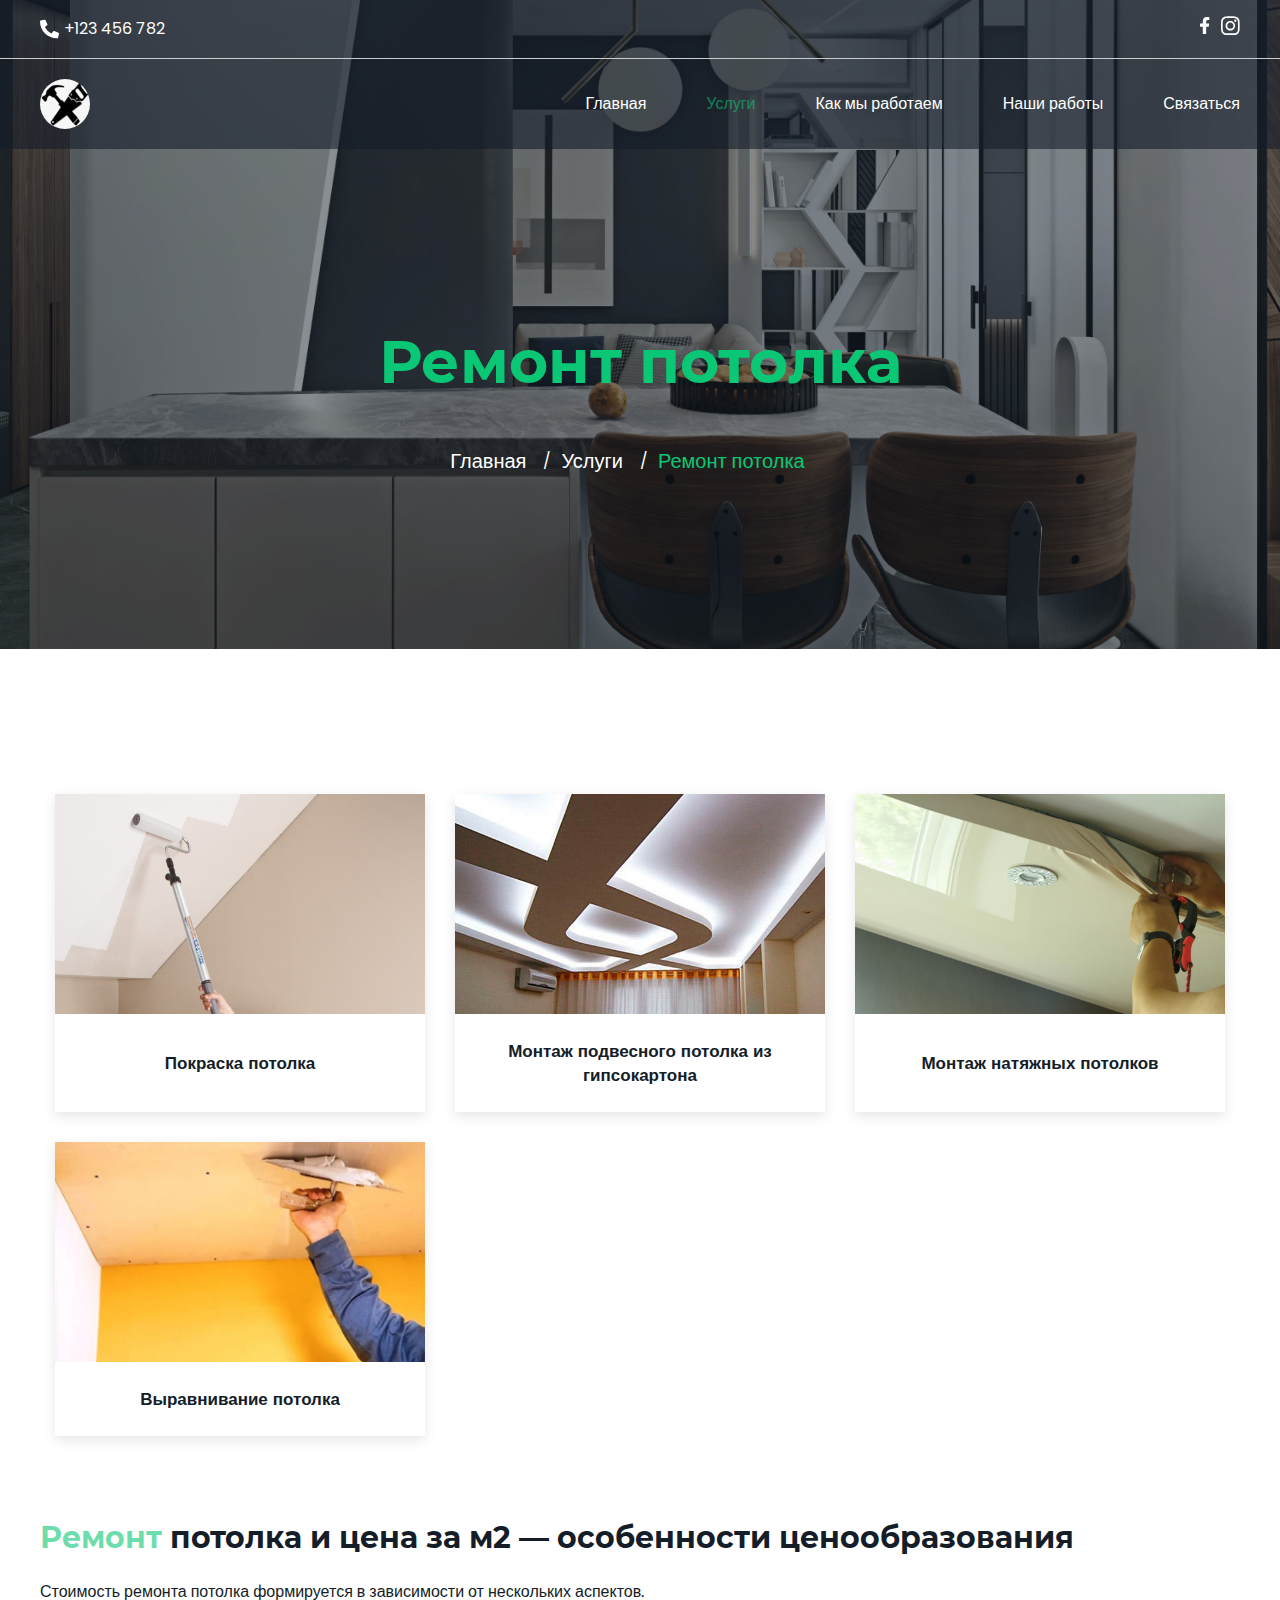
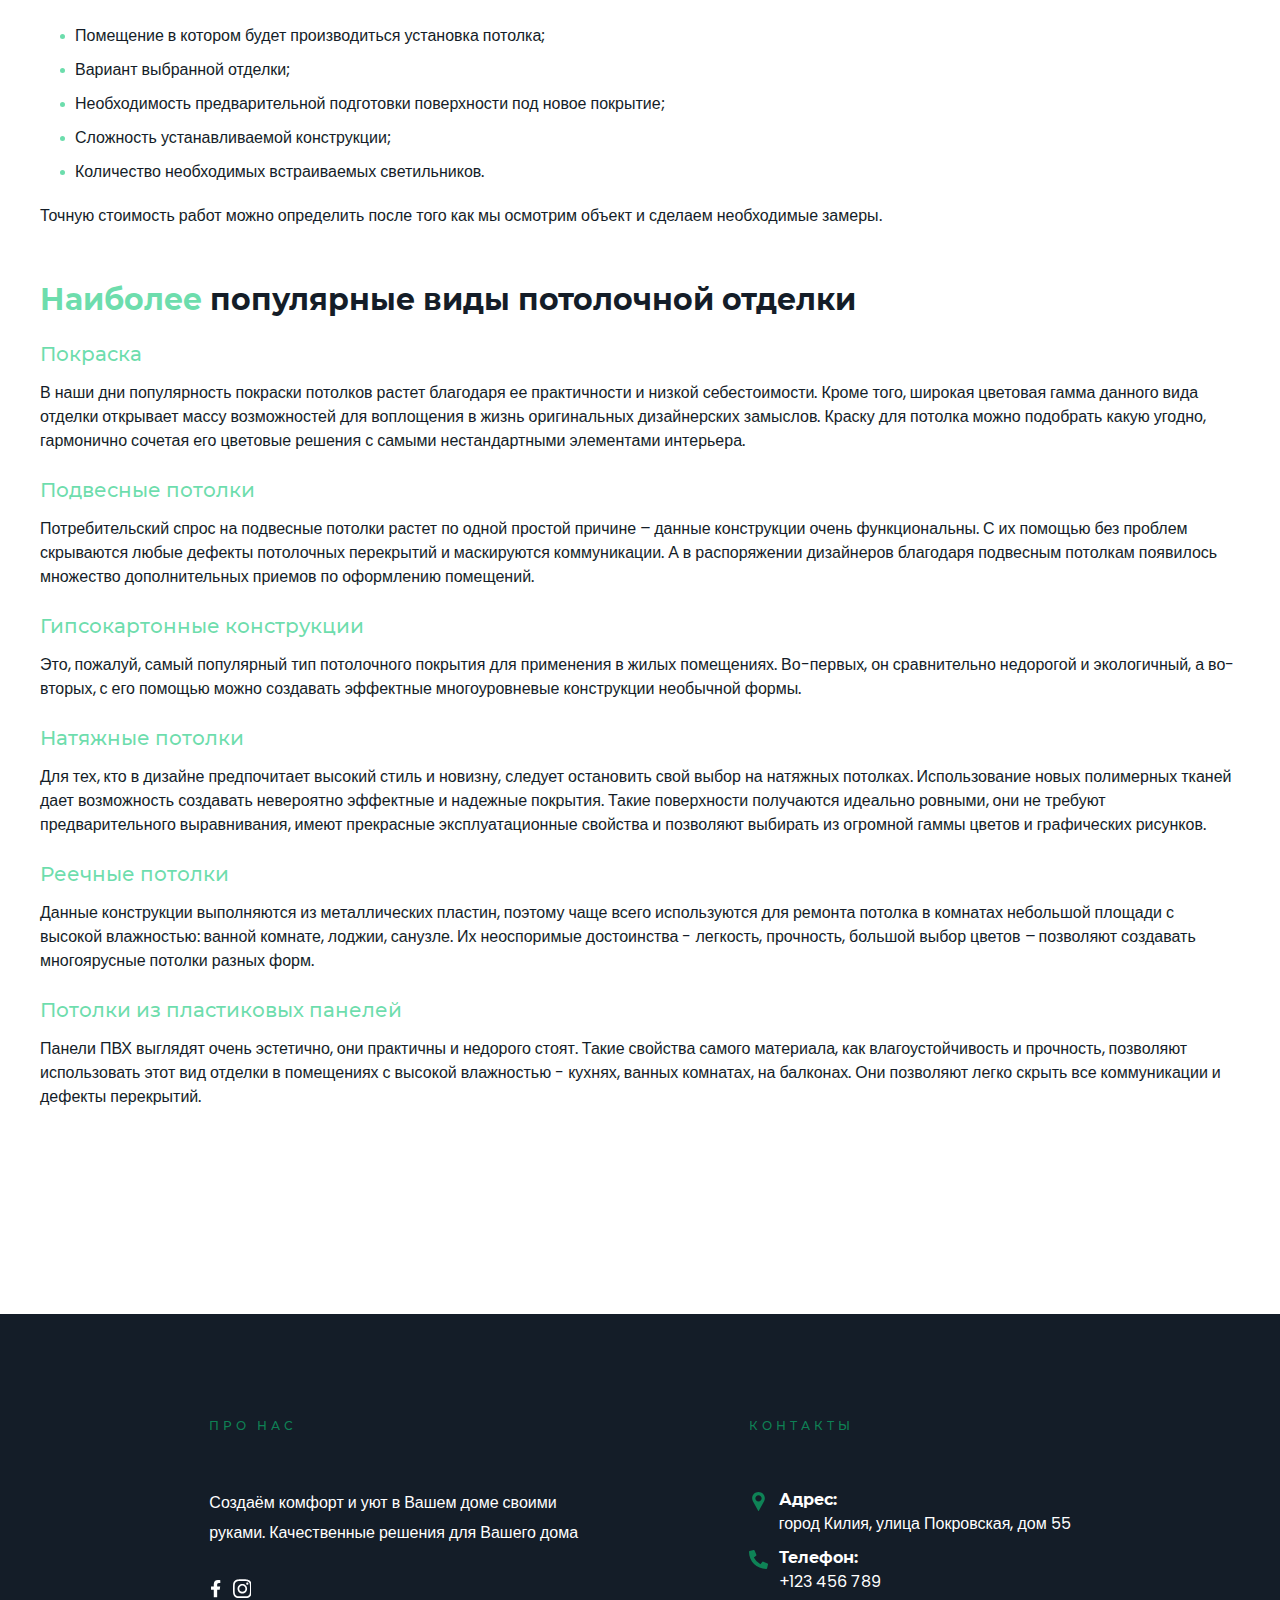
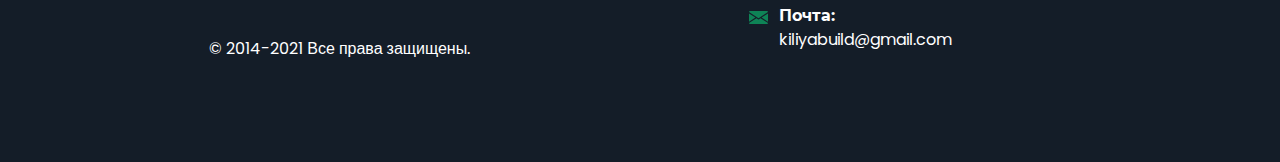
<file: ceiling.html>
<!DOCTYPE html>
<html lang="ru">

<head>
    <meta charset="UTF-8">
    <meta name="viewport" content="width=device-width, initial-scale=1.0">
    <title>KiliyaBuild</title>
    <link rel="stylesheet" href="css/style.min.css">
</head>

<body>
    <header class="header">
        <div class="header-top">
            <div class="container">
                <div class="header-top__inner">
                    <div class="header-top__phone">
                        <img class="header-top__img" src="images/icons/phone-icon.svg" alt="">
                        <a class="header-top__number" href="tel:+123456782">+123 456 782</a>
                    </div>
                    <div class="header-top__social social">
                        <a class="social__link" href="https://www.facebook.com/">
                            <svg xmlns="http://www.w3.org/2000/svg" xmlns:xlink="http://www.w3.org/1999/xlink"
                                width="10pt" height="13pt" viewBox="0 0 10 16" version="1.1">
                                <path fill="#fff"
                                    d="M 8.722656 9 L 9.167969 6.105469 L 6.390625 6.105469 L 6.390625 4.226562 C 6.390625 3.433594 6.777344 2.660156 8.023438 2.660156 L 9.285156 2.660156 L 9.285156 0.195312 C 9.285156 0.195312 8.136719 0 7.042969 0 C 4.753906 0 3.257812 1.386719 3.257812 3.898438 L 3.257812 6.105469 L 0.714844 6.105469 L 0.714844 9 L 3.257812 9 L 3.257812 16 L 6.390625 16 L 6.390625 9 Z M 8.722656 9 " />
                            </svg>
                        </a>
                        <a class="social__link" href="https://www.instagram.com/">
                            <svg xmlns="http://www.w3.org/2000/svg" xmlns:xlink="http://www.w3.org/1999/xlink"
                                width="14pt" height="16pt" viewBox="0 0 14 16" version="1.1">
                                <path fill="#fff"
                                    d="M 7.003906 4.40625 C 5.015625 4.40625 3.414062 6.007812 3.414062 7.996094 C 3.414062 9.984375 5.015625 11.585938 7.003906 11.585938 C 8.992188 11.585938 10.59375 9.984375 10.59375 7.996094 C 10.59375 6.007812 8.992188 4.40625 7.003906 4.40625 Z M 7.003906 10.332031 C 5.71875 10.332031 4.667969 9.285156 4.667969 7.996094 C 4.667969 6.710938 5.714844 5.664062 7.003906 5.664062 C 8.289062 5.664062 9.335938 6.710938 9.335938 7.996094 C 9.335938 9.285156 8.289062 10.332031 7.003906 10.332031 Z M 11.578125 4.257812 C 11.578125 4.726562 11.203125 5.097656 10.742188 5.097656 C 10.273438 5.097656 9.902344 4.722656 9.902344 4.257812 C 9.902344 3.796875 10.277344 3.421875 10.742188 3.421875 C 11.203125 3.421875 11.578125 3.796875 11.578125 4.257812 Z M 13.957031 5.109375 C 13.902344 3.988281 13.648438 2.992188 12.824219 2.175781 C 12.007812 1.355469 11.011719 1.101562 9.890625 1.042969 C 8.734375 0.976562 5.269531 0.976562 4.113281 1.042969 C 2.992188 1.097656 2 1.351562 1.179688 2.171875 C 0.355469 2.992188 0.101562 3.984375 0.046875 5.105469 C -0.0195312 6.261719 -0.0195312 9.726562 0.046875 10.882812 C 0.101562 12.007812 0.355469 13 1.179688 13.820312 C 2 14.636719 2.992188 14.894531 4.113281 14.949219 C 5.269531 15.015625 8.734375 15.015625 9.890625 14.949219 C 11.011719 14.898438 12.007812 14.640625 12.824219 13.820312 C 13.644531 13 13.898438 12.007812 13.957031 10.882812 C 14.023438 9.726562 14.023438 6.265625 13.957031 5.109375 Z M 12.460938 12.125 C 12.21875 12.738281 11.746094 13.210938 11.132812 13.457031 C 10.210938 13.820312 8.023438 13.738281 7.003906 13.738281 C 5.984375 13.738281 3.792969 13.820312 2.875 13.457031 C 2.261719 13.210938 1.789062 12.742188 1.542969 12.125 C 1.179688 11.203125 1.261719 9.015625 1.261719 7.996094 C 1.261719 6.976562 1.179688 4.789062 1.542969 3.867188 C 1.789062 3.257812 2.257812 2.785156 2.875 2.539062 C 3.796875 2.171875 5.984375 2.257812 7.003906 2.257812 C 8.023438 2.257812 10.210938 2.175781 11.132812 2.539062 C 11.742188 2.78125 12.214844 3.253906 12.460938 3.867188 C 12.828125 4.789062 12.742188 6.976562 12.742188 7.996094 C 12.742188 9.015625 12.828125 11.207031 12.460938 12.125 Z M 12.460938 12.125 " />
                            </svg>
                        </a>
                    </div>
                </div>
            </div>
        </div>
        <div class="header-bottom">
            <div class="container">
                <div class="header-bottom__inner">
                    <a class="logo" href="index.html">
                        <img class="logo__img" src="images/icons/logo.png" alt="">
                    </a>
                    <nav class="menu">
                        <div class="menu__icon">
                            <span></span>
                        </div>
                        <ul class="menu__list">
                            <li class="menu__item">
                                <a class="menu__link" href="index.html">
                                    Главная
                                </a>
                            </li>
                            <li class="menu__item">
                                <a class="menu__link menu__link--active" href="services.html">
                                    Услуги
                                </a>
                            </li>
                            <li class="menu__item">
                                <a class="menu__link" href="how-we-work.html">
                                    Как мы работаем
                                </a>
                            </li>
                            <li class="menu__item">
                                <a class="menu__link" href="portfolio.html">
                                    Наши работы
                                </a>
                            </li>
                            <li class="menu__item">
                                <a class="menu__link" href="contactus.html">
                                    Связаться
                                </a>
                            </li>
                        </ul>
                    </nav>
                </div>
            </div>
        </div>
        <div class="breadcrumbs">
            <div class="breadcrumbs__bg"></div>
            <div class="container">
                <div class="breadcrumbs__inner">
                        <h1 class="breadcrumbs__title title">
                            Ремонт потолка
                        </h1>
                        <ul class="breadcrumbs__list">
                            <li class="breadcrumbs__item">
                                <a href="#" class="breadcrumbs__link">Главная</a>
                            </li>
                            <li class="breadcrumbs__item">
                                <a href="#" class="breadcrumbs__link">Услуги</a>
                            </li>
                            <li class="breadcrumbs__item">
                                <a href="#" class="breadcrumbs__link">Ремонт потолка</a>
                            </li>
                        </ul>
                </div>
            </div>
        </div>
    </header>
    <main class="main">
        <div class="scroll-top">
            <a href="#" class="scroll-top__link scroll-top__link--hover"></a>
        </div>
        <section class="ceiling">
            <div class="container">
                <div class="ceiling__inner">
                    <div class="card ceiling__cards">
                        <div class="card__list">
                            <div class="card__item">
                                <a class="card__link" href="ceiling-painting.html">
                                    <img class="card__img" src="images/preview/draw.jpg" alt="Покраска потолка">
                                    <h5 class="card__title">Покраска потолка</h5>
                                </a>
                            </div>
                            <div class="card__item">
                                <a class="card__link" href="suspended-ceiling.html">
                                    <img class="card__img" src="images/preview/suspended.jpg" alt="Подвесной потолок">
                                    <h5 class="card__title">Монтаж подвесного потолка из гипсокартона</h5>
                                </a>
                            </div>
                            <div class="card__item">
                                <a class="card__link" href="stretch-ceiling.html">
                                    <img class="card__img" src="images/preview/stretch.jpg" alt="Натяжной потолок">
                                    <h5 class="card__title">Монтаж натяжных потолков</h5>
                                </a>
                            </div>
                            <div class="card__item">
                                <a class="card__link" href="ceiling-alignment.html">
                                    <img class="card__img" src="images/preview/alignment.jpg" alt="Выравнивание потолка">
                                    <h5 class="card__title">Выравнивание потолка</h5>
                                </a>
                            </div>
                        </div>
                    </div>
                    <div class="ceiling__pricing pricing">
                        <h3 class="pricing__title">
                            <span class="mark">Ремонт</span> потолка и цена за м2 — особенности ценообразования
                        </h3>
                        <p class="pricing__text">
                            Стоимость ремонта потолка формируется в зависимости от нескольких аспектов.
                        </p>
                        <ul class="pricing__list">
                            <li class="pricing__item">
                                Помещение в котором будет производиться установка потолка;
                            </li>
                            <li class="pricing__item">
                                Вариант выбранной отделки;
                            </li>
                            <li class="pricing__item">
                                Необходимость предварительной подготовки поверхности под новое покрытие;
                            </li>
                            <li class="pricing__item">
                                Сложность устанавливаемой конструкции;
                            </li>
                            <li class="pricing__item">
                                Количество необходимых встраиваемых светильников.
                            </li>
                        </ul>
                        <p class="pricing__text">
                            Точную стоимость работ можно определить после того как мы осмотрим объект и сделаем необходимые замеры.
                        </p>
                        
                    </div>
                    <div class="ceiling__work-type work-type">
                        <h3 class="work-type__title">
                            <span class="mark">Наиболее</span> популярные виды потолочной отделки 
                        </h3>
                        <ul class="work-type__list">
                            <li class="work-type__item">
                                <h4 class="work-type__subtitle">
                                    Покраска
                                </h4>
                                <p class="work-type__text">
                                    В наши дни популярность покраски потолков растет благодаря ее практичности и низкой себестоимости. Кроме того, широкая цветовая гамма данного вида отделки открывает массу возможностей для воплощения в жизнь оригинальных дизайнерских замыслов. Краску для потолка можно подобрать какую угодно, гармонично сочетая его цветовые решения с самыми нестандартными элементами интерьера.
                                </p>
                            </li>
                            <li class="work-type__item">
                                <h4 class="work-type__subtitle">
                                    Подвесные потолки  
                                </h4>
                                <p class="work-type__text">
                                    Потребительский спрос на подвесные потолки растет по одной простой причине – данные конструкции очень функциональны. С их помощью без проблем скрываются любые дефекты потолочных перекрытий и маскируются коммуникации. А в распоряжении дизайнеров благодаря подвесным потолкам появилось множество дополнительных приемов по оформлению помещений.
                                </p>
                            </li>
                            <li class="work-type__item">
                                <h4 class="work-type__subtitle">
                                    Гипсокартонные конструкции 
                                </h4>
                                <p class="work-type__text">
                                    Это, пожалуй, самый популярный тип потолочного покрытия для применения в жилых помещениях. Во-первых, он сравнительно недорогой и экологичный, а во-вторых, с его помощью можно создавать эффектные многоуровневые конструкции необычной формы.
                                </p>
                            </li>
                            <li class="work-type__item">
                                <h4 class="work-type__subtitle">
                                    Натяжные потолки  
                                </h4>
                                <p class="work-type__text">
                                    Для тех, кто в дизайне предпочитает высокий стиль и новизну, следует остановить свой выбор на натяжных потолках. Использование новых полимерных тканей дает возможность создавать невероятно эффектные и надежные покрытия. Такие поверхности получаются идеально ровными, они не требуют предварительного выравнивания, имеют прекрасные эксплуатационные свойства и позволяют выбирать из огромной гаммы цветов и графических рисунков.
                                </p>
                            </li>
                            <li class="work-type__item">
                                <h4 class="work-type__subtitle">
                                    Реечные потолки 
                                </h4>
                                <p class="work-type__text">
                                    Данные конструкции выполняются из металлических пластин, поэтому чаще всего используются для ремонта потолка в комнатах небольшой площади с высокой влажностью: ванной комнате, лоджии, санузле. Их неоспоримые достоинства - легкость, прочность, большой выбор цветов – позволяют создавать многоярусные потолки разных форм.
                                </p>
                            </li>
                            <li class="work-type__item">
                                <h4 class="work-type__subtitle">
                                    Потолки из пластиковых панелей
                                </h4>
                                <p class="work-type__text">
                                    Панели ПВХ выглядят очень эстетично, они практичны и недорого стоят. Такие свойства самого материала, как влагоустойчивость и прочность, позволяют использовать этот вид отделки в помещениях с высокой влажностью - кухнях, ванных комнатах, на балконах. Они позволяют легко скрыть все коммуникации и дефекты перекрытий. 
                                </p>
                            </li>
                        </ul>
                    </div>
                </div>
            </div>
        </section>
    </main>
    <footer class="footer">
        <div class="container">
            <div class="footer__inner">
                <div class="footer__info">
                    <h5 class="footer__title">Про нас</h5>
                    <p class="footer__text">Создаём комфорт и уют в Вашем доме своими руками. Качественные решения для
                        Вашего дома</p>
                    <div class="footer__social social">
                        <a class="social__link" href="https://www.facebook.com/">
                            <svg xmlns="http://www.w3.org/2000/svg" xmlns:xlink="http://www.w3.org/1999/xlink"
                                width="10pt" height="13pt" viewBox="0 0 10 16" version="1.1">
                                <path fill="#fff"
                                    d="M 8.722656 9 L 9.167969 6.105469 L 6.390625 6.105469 L 6.390625 4.226562 C 6.390625 3.433594 6.777344 2.660156 8.023438 2.660156 L 9.285156 2.660156 L 9.285156 0.195312 C 9.285156 0.195312 8.136719 0 7.042969 0 C 4.753906 0 3.257812 1.386719 3.257812 3.898438 L 3.257812 6.105469 L 0.714844 6.105469 L 0.714844 9 L 3.257812 9 L 3.257812 16 L 6.390625 16 L 6.390625 9 Z M 8.722656 9 " />
                            </svg>
                        </a>
                        <a class="social__link" href="https://www.instagram.com/">
                            <svg xmlns="http://www.w3.org/2000/svg" xmlns:xlink="http://www.w3.org/1999/xlink"
                                width="14pt" height="16pt" viewBox="0 0 14 16" version="1.1">
                                <path fill="#fff"
                                    d="M 7.003906 4.40625 C 5.015625 4.40625 3.414062 6.007812 3.414062 7.996094 C 3.414062 9.984375 5.015625 11.585938 7.003906 11.585938 C 8.992188 11.585938 10.59375 9.984375 10.59375 7.996094 C 10.59375 6.007812 8.992188 4.40625 7.003906 4.40625 Z M 7.003906 10.332031 C 5.71875 10.332031 4.667969 9.285156 4.667969 7.996094 C 4.667969 6.710938 5.714844 5.664062 7.003906 5.664062 C 8.289062 5.664062 9.335938 6.710938 9.335938 7.996094 C 9.335938 9.285156 8.289062 10.332031 7.003906 10.332031 Z M 11.578125 4.257812 C 11.578125 4.726562 11.203125 5.097656 10.742188 5.097656 C 10.273438 5.097656 9.902344 4.722656 9.902344 4.257812 C 9.902344 3.796875 10.277344 3.421875 10.742188 3.421875 C 11.203125 3.421875 11.578125 3.796875 11.578125 4.257812 Z M 13.957031 5.109375 C 13.902344 3.988281 13.648438 2.992188 12.824219 2.175781 C 12.007812 1.355469 11.011719 1.101562 9.890625 1.042969 C 8.734375 0.976562 5.269531 0.976562 4.113281 1.042969 C 2.992188 1.097656 2 1.351562 1.179688 2.171875 C 0.355469 2.992188 0.101562 3.984375 0.046875 5.105469 C -0.0195312 6.261719 -0.0195312 9.726562 0.046875 10.882812 C 0.101562 12.007812 0.355469 13 1.179688 13.820312 C 2 14.636719 2.992188 14.894531 4.113281 14.949219 C 5.269531 15.015625 8.734375 15.015625 9.890625 14.949219 C 11.011719 14.898438 12.007812 14.640625 12.824219 13.820312 C 13.644531 13 13.898438 12.007812 13.957031 10.882812 C 14.023438 9.726562 14.023438 6.265625 13.957031 5.109375 Z M 12.460938 12.125 C 12.21875 12.738281 11.746094 13.210938 11.132812 13.457031 C 10.210938 13.820312 8.023438 13.738281 7.003906 13.738281 C 5.984375 13.738281 3.792969 13.820312 2.875 13.457031 C 2.261719 13.210938 1.789062 12.742188 1.542969 12.125 C 1.179688 11.203125 1.261719 9.015625 1.261719 7.996094 C 1.261719 6.976562 1.179688 4.789062 1.542969 3.867188 C 1.789062 3.257812 2.257812 2.785156 2.875 2.539062 C 3.796875 2.171875 5.984375 2.257812 7.003906 2.257812 C 8.023438 2.257812 10.210938 2.175781 11.132812 2.539062 C 11.742188 2.78125 12.214844 3.253906 12.460938 3.867188 C 12.828125 4.789062 12.742188 6.976562 12.742188 7.996094 C 12.742188 9.015625 12.828125 11.207031 12.460938 12.125 Z M 12.460938 12.125 " />
                            </svg>
                        </a>
                    </div>
                    <div class="footer__copy">
                        © 2014-2021 Все права защищены.
                    </div>
                </div>
                <div class="footer__contact">
                    <h5 class="footer__title">Контакты</h5>
                    <ul class="footer__list">
                        <li class="footer__item footer__address">
                            <p class="footer__item-title">Адрес:</p>
                            <p class="footer__item-text">город Килия, улица Покровская, дом 55</p>
                        </li>
                        <li class="footer__item footer__phone">
                            <p class="footer__item-title">Телефон:</p>
                            <a class="footer__item-link" href="tel: +123456789">+123 456 789</a>
                        </li>
                        <li class="footer__item footer__mail">
                            <p class="footer__item-title">Почта:</p>
                            <a class="footer__item-link" href="mailto:kiliyabuild@gmail.com">kiliyabuild@gmail.com</a>
                        </li>
                    </ul>
                </div>
            </div>
        </div>
    </footer>

    <script src="js/main.min.js"></script>
</body>

</html>
</file>
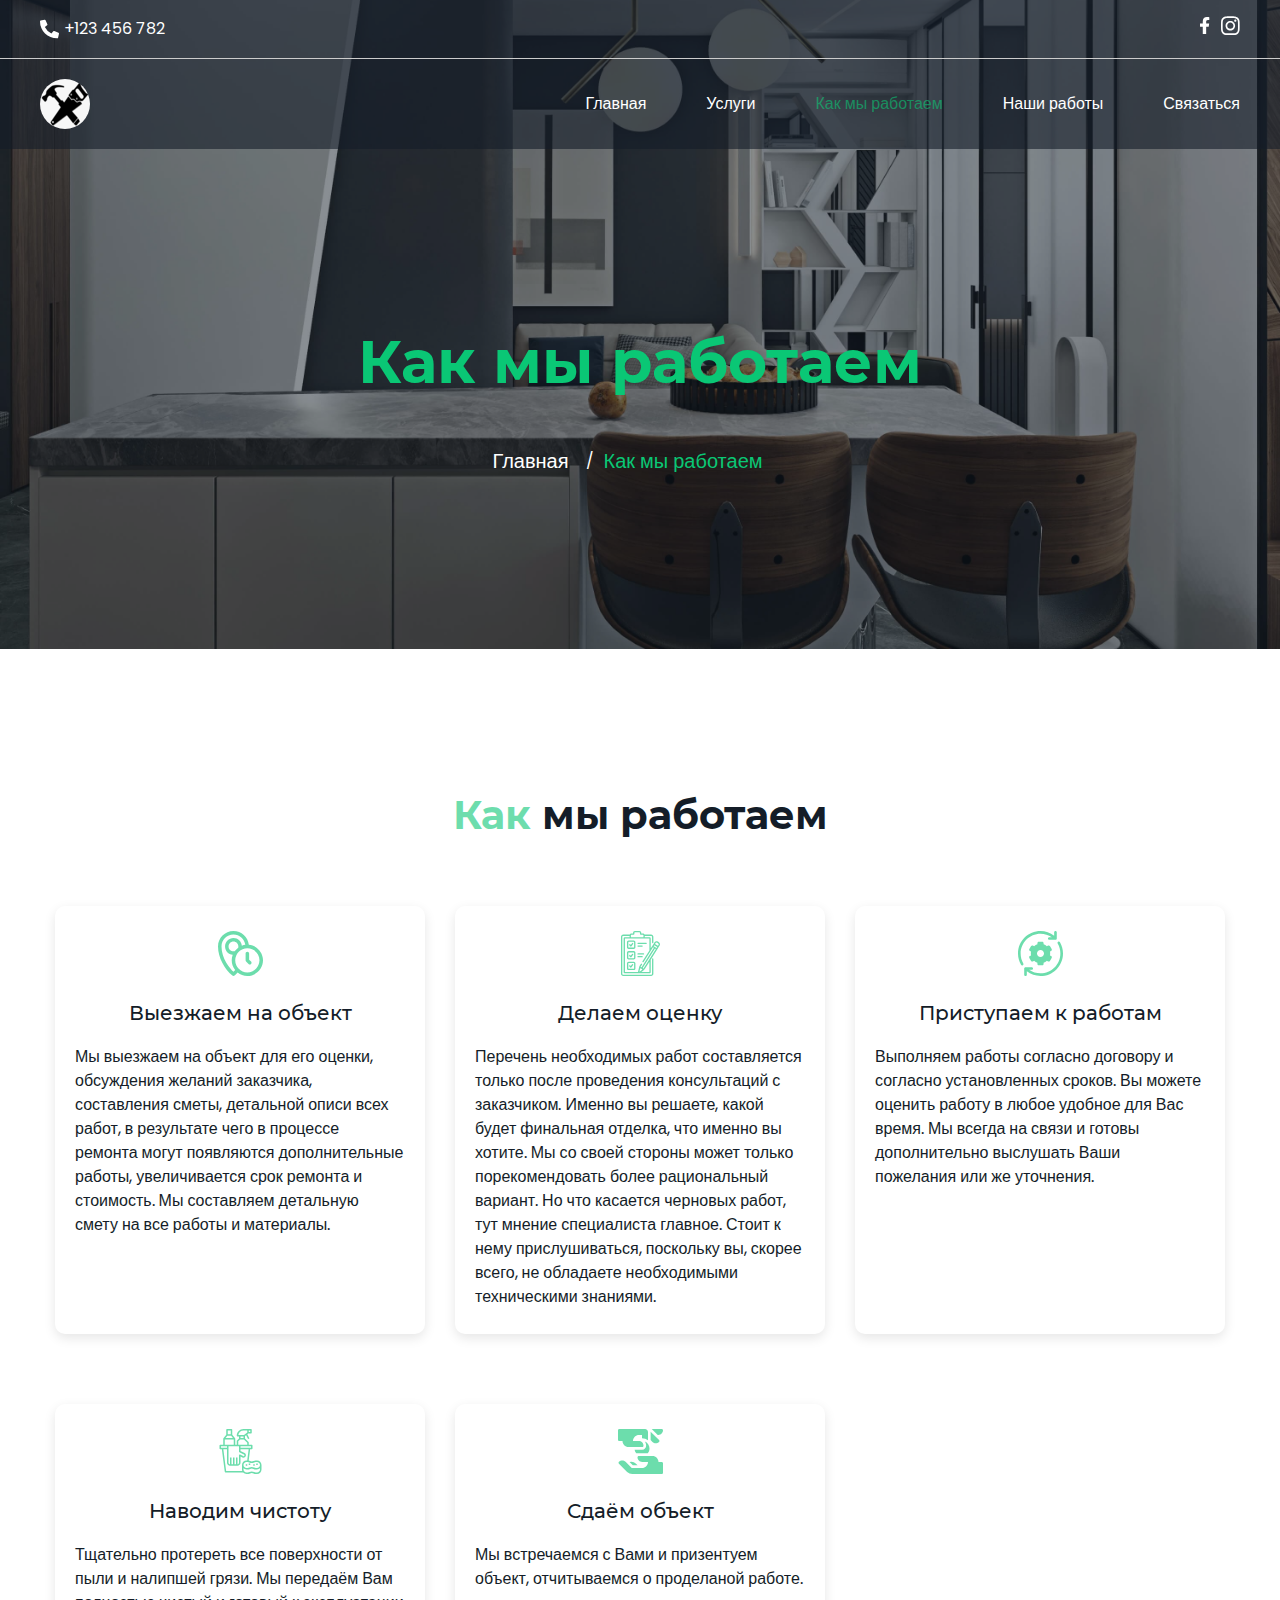
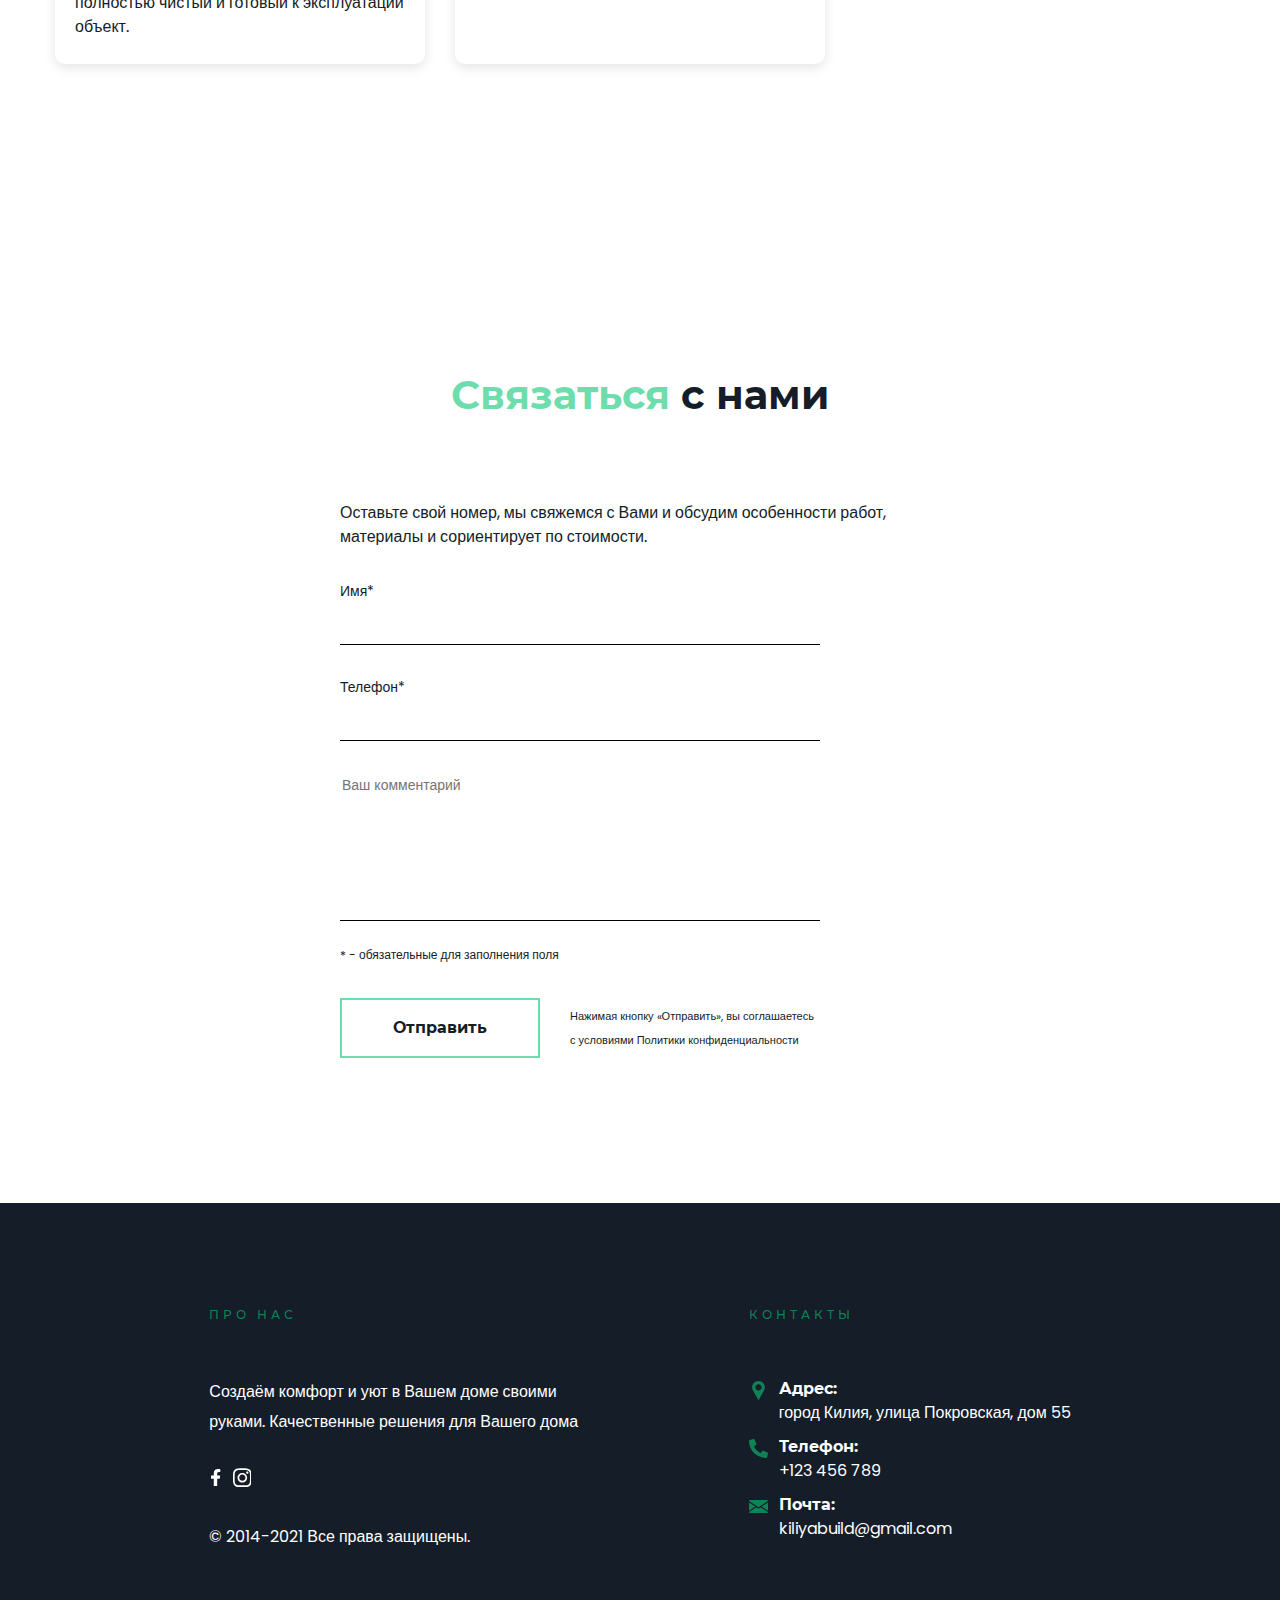
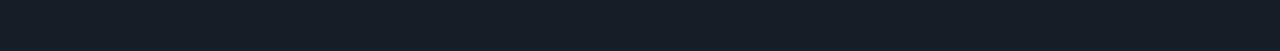
<file: how-we-work.html>
<!DOCTYPE html>
<html lang="ru">

<head>
    <meta charset="UTF-8">
    <meta name="viewport" content="width=device-width, initial-scale=1.0">
    <title>KiliyaBuild</title>
    <link rel="stylesheet" href="css/style.min.css">
</head>

<body>
    <header class="header">
        <div class="header-top">
            <div class="container">
                <div class="header-top__inner">
                    <div class="header-top__phone">
                        <img class="header-top__img" src="images/icons/phone-icon.svg" alt="">
                        <a class="header-top__number" href="tel:+123456782">+123 456 782</a>
                    </div>
                    <div class="header-top__social social">
                        <a class="social__link" href="https://www.facebook.com/">
                            <svg xmlns="http://www.w3.org/2000/svg" xmlns:xlink="http://www.w3.org/1999/xlink"
                                width="10pt" height="13pt" viewBox="0 0 10 16" version="1.1">
                                <path fill="#fff"
                                    d="M 8.722656 9 L 9.167969 6.105469 L 6.390625 6.105469 L 6.390625 4.226562 C 6.390625 3.433594 6.777344 2.660156 8.023438 2.660156 L 9.285156 2.660156 L 9.285156 0.195312 C 9.285156 0.195312 8.136719 0 7.042969 0 C 4.753906 0 3.257812 1.386719 3.257812 3.898438 L 3.257812 6.105469 L 0.714844 6.105469 L 0.714844 9 L 3.257812 9 L 3.257812 16 L 6.390625 16 L 6.390625 9 Z M 8.722656 9 " />
                            </svg>
                        </a>
                        <a class="social__link" href="https://www.instagram.com/">
                            <svg xmlns="http://www.w3.org/2000/svg" xmlns:xlink="http://www.w3.org/1999/xlink"
                                width="14pt" height="16pt" viewBox="0 0 14 16" version="1.1">
                                <path fill="#fff"
                                    d="M 7.003906 4.40625 C 5.015625 4.40625 3.414062 6.007812 3.414062 7.996094 C 3.414062 9.984375 5.015625 11.585938 7.003906 11.585938 C 8.992188 11.585938 10.59375 9.984375 10.59375 7.996094 C 10.59375 6.007812 8.992188 4.40625 7.003906 4.40625 Z M 7.003906 10.332031 C 5.71875 10.332031 4.667969 9.285156 4.667969 7.996094 C 4.667969 6.710938 5.714844 5.664062 7.003906 5.664062 C 8.289062 5.664062 9.335938 6.710938 9.335938 7.996094 C 9.335938 9.285156 8.289062 10.332031 7.003906 10.332031 Z M 11.578125 4.257812 C 11.578125 4.726562 11.203125 5.097656 10.742188 5.097656 C 10.273438 5.097656 9.902344 4.722656 9.902344 4.257812 C 9.902344 3.796875 10.277344 3.421875 10.742188 3.421875 C 11.203125 3.421875 11.578125 3.796875 11.578125 4.257812 Z M 13.957031 5.109375 C 13.902344 3.988281 13.648438 2.992188 12.824219 2.175781 C 12.007812 1.355469 11.011719 1.101562 9.890625 1.042969 C 8.734375 0.976562 5.269531 0.976562 4.113281 1.042969 C 2.992188 1.097656 2 1.351562 1.179688 2.171875 C 0.355469 2.992188 0.101562 3.984375 0.046875 5.105469 C -0.0195312 6.261719 -0.0195312 9.726562 0.046875 10.882812 C 0.101562 12.007812 0.355469 13 1.179688 13.820312 C 2 14.636719 2.992188 14.894531 4.113281 14.949219 C 5.269531 15.015625 8.734375 15.015625 9.890625 14.949219 C 11.011719 14.898438 12.007812 14.640625 12.824219 13.820312 C 13.644531 13 13.898438 12.007812 13.957031 10.882812 C 14.023438 9.726562 14.023438 6.265625 13.957031 5.109375 Z M 12.460938 12.125 C 12.21875 12.738281 11.746094 13.210938 11.132812 13.457031 C 10.210938 13.820312 8.023438 13.738281 7.003906 13.738281 C 5.984375 13.738281 3.792969 13.820312 2.875 13.457031 C 2.261719 13.210938 1.789062 12.742188 1.542969 12.125 C 1.179688 11.203125 1.261719 9.015625 1.261719 7.996094 C 1.261719 6.976562 1.179688 4.789062 1.542969 3.867188 C 1.789062 3.257812 2.257812 2.785156 2.875 2.539062 C 3.796875 2.171875 5.984375 2.257812 7.003906 2.257812 C 8.023438 2.257812 10.210938 2.175781 11.132812 2.539062 C 11.742188 2.78125 12.214844 3.253906 12.460938 3.867188 C 12.828125 4.789062 12.742188 6.976562 12.742188 7.996094 C 12.742188 9.015625 12.828125 11.207031 12.460938 12.125 Z M 12.460938 12.125 " />
                            </svg>
                        </a>
                    </div>
                </div>
            </div>
        </div>
        <div class="header-bottom">
            <div class="container">
                <div class="header-bottom__inner">
                    <a class="logo" href="index.html">
                        <img class="logo__img" src="images/icons/logo.png" alt="">
                    </a>
                    <nav class="menu">
                        <div class="menu__icon">
                            <span></span>
                        </div>
                        <ul class="menu__list">
                            <li class="menu__item">
                                <a class="menu__link" href="index.html">
                                    Главная
                                </a>
                            </li>
                            <li class="menu__item">
                                <a class="menu__link" href="services.html">
                                    Услуги
                                </a>
                            </li>
                            <li class="menu__item">
                                <a class="menu__link menu__link--active" href="how-we-work.html">
                                    Как мы работаем
                                </a>
                            </li>
                            <li class="menu__item">
                                <a class="menu__link" href="portfolio.html">
                                    Наши работы
                                </a>
                            </li>
                            <li class="menu__item">
                                <a class="menu__link" href="contactus.html">
                                    Связаться
                                </a>
                            </li>
                        </ul>
                    </nav>
                </div>
            </div>
        </div>
        <div class="breadcrumbs">
            <div class="breadcrumbs__bg"></div>
            <div class="container">
                <div class="breadcrumbs__inner">
                    <h1 class="breadcrumbs__title title">
                        Как мы работаем
                    </h1>
                    <ul class="breadcrumbs__list">
                        <li class="breadcrumbs__item">
                            <a href="#" class="breadcrumbs__link">Главная</a>
                        </li>
                        <li class="breadcrumbs__item">
                            <a href="#" class="breadcrumbs__link">Как мы работаем</a>
                        </li>
                    </ul>
                </div>
            </div>
        </div>
    </header>
    <main class="main">
        <div class="scroll-top">
            <a href="#" class="scroll-top__link scroll-top__link--hover"></a>
        </div>
        <section class="work-principles">
            <div class="container">
                <div class="work-principles__inner">
                    <h1 class="work-principles__title title">
                        <span class="mark">Как</span> мы работаем
                    </h1>
                    <div class="work-principles__list">
                        <div class="work-principles__item">
                            <img class="work-principles__img" src="images/icons/come-icon.svg" alt="">
                            <p class="work-principles__subtitle">Выезжаем на объект</p>
                            <p class="work-principles__text">
                                Мы выезжаем на объект для его оценки, обсуждения желаний заказчика, составления сметы,
                                детальной описи всех работ, в результате чего в процессе ремонта могут появляются
                                дополнительные работы, увеличивается срок ремонта и стоимость. Мы составляем детальную
                                смету на все работы и материалы.
                            </p>
                        </div>
                        <div class="work-principles__item">
                            <img class="work-principles__img" src="images/icons/evaluation-icon.svg" alt="">
                            <p class="work-principles__subtitle">Делаем оценку</p>
                            <p class="work-principles__text">
                                Перечень необходимых работ составляется только после проведения консультаций с
                                заказчиком. Именно вы решаете, какой будет финальная отделка, что именно вы хотите. Мы
                                со своей стороны может только порекомендовать более рациональный вариант. Но что
                                касается черновых работ, тут мнение специалиста главное. Стоит к нему прислушиваться,
                                поскольку вы, скорее всего, не обладаете необходимыми техническими знаниями.
                            </p>
                        </div>
                        <div class="work-principles__item">
                            <img class="work-principles__img" src="images/icons/progress-icon.svg" alt="">
                            <p class="work-principles__subtitle">Приступаем к работам</p>
                            <p class="work-principles__text">
                                Выполняем работы согласно договору и согласно установленных сроков. Вы можете оценить
                                работу в любое удобное для Вас время. Мы всегда на связи и готовы дополнительно
                                выслушать Ваши пожелания или же уточнения.
                            </p>
                        </div>
                        <div class="work-principles__item">
                            <img class="work-principles__img" src="images/icons/cleaning-icon.svg" alt="">
                            <p class="work-principles__subtitle">Наводим чистоту</p>
                            <p class="work-principles__text">
                                Тщательно протереть все поверхности от пыли и налипшей грязи. Мы передаём Вам полностью
                                чистый и готовый к эксплуатации объект.
                            </p>
                        </div>
                        <div class="work-principles__item">
                            <img class="work-principles__img" src="images/icons/hand-over-icon.svg" alt="">
                            <p class="work-principles__subtitle">Сдаём объект</p>
                            <p class="work-principles__text">
                                Мы встречаемся с Вами и призентуем объект, отчитываемся о проделаной работе.
                            </p>
                        </div>
                    </div>
                </div>
            </div>
        </section>
        <section class="connection">
            <div class="container">
                <div class="connection__inner">
                    <h4 class="connection__title title"><span class="mark">Связаться</span> с нами</h4>
                    <div class="connection__box">
                        <p class="connection__descr">
                            Оставьте свой номер, мы свяжемся с Вами и обсудим особенности работ, материалы и
                            сориентирует по стоимости.
                        </p>
                        <form class="connection__form">
                            <label class="connection__label">
                                <p class="connection__text">Имя*</p>
                                <input class="connection__input" type="text" required>
                            </label>
                            <label class="connection__label">
                                <p class="connection__text">Телефон*</p>
                                <input class="connection__input" type="text" required>
                            </label>
                            <textarea class="connection__textarea" placeholder="Ваш комментарий"></textarea>
                            <div class="connection__info">
                                <span class="connection__mark">*</span> - обязательные для заполнения поля
                            </div>
                            <div class="connection__submit-box">
                                <button class="connection__btn more-link" type="submit">Отправить</button>
                                <p class="connection__privacy-policy">
                                    Нажимая кнопку «Отправить»,
                                    вы соглашаетесь с условиями
                                    <a class="connection__link" href="privacy.html">Политики конфиденциальности</a>
                                </p>
                            </div>
                        </form>
                    </div>
                </div>
            </div>
        </section>
    </main>
    <footer class="footer">
        <div class="container">
            <div class="footer__inner">
                <div class="footer__info">
                    <h5 class="footer__title">Про нас</h5>
                    <p class="footer__text">Создаём комфорт и уют в Вашем доме своими руками. Качественные решения для
                        Вашего дома</p>
                    <div class="footer__social social">
                        <a class="social__link" href="https://www.facebook.com/">
                            <svg xmlns="http://www.w3.org/2000/svg" xmlns:xlink="http://www.w3.org/1999/xlink"
                                width="10pt" height="13pt" viewBox="0 0 10 16" version="1.1">
                                <path fill="#fff"
                                    d="M 8.722656 9 L 9.167969 6.105469 L 6.390625 6.105469 L 6.390625 4.226562 C 6.390625 3.433594 6.777344 2.660156 8.023438 2.660156 L 9.285156 2.660156 L 9.285156 0.195312 C 9.285156 0.195312 8.136719 0 7.042969 0 C 4.753906 0 3.257812 1.386719 3.257812 3.898438 L 3.257812 6.105469 L 0.714844 6.105469 L 0.714844 9 L 3.257812 9 L 3.257812 16 L 6.390625 16 L 6.390625 9 Z M 8.722656 9 " />
                            </svg>
                        </a>
                        <a class="social__link" href="https://www.instagram.com/">
                            <svg xmlns="http://www.w3.org/2000/svg" xmlns:xlink="http://www.w3.org/1999/xlink"
                                width="14pt" height="16pt" viewBox="0 0 14 16" version="1.1">
                                <path fill="#fff"
                                    d="M 7.003906 4.40625 C 5.015625 4.40625 3.414062 6.007812 3.414062 7.996094 C 3.414062 9.984375 5.015625 11.585938 7.003906 11.585938 C 8.992188 11.585938 10.59375 9.984375 10.59375 7.996094 C 10.59375 6.007812 8.992188 4.40625 7.003906 4.40625 Z M 7.003906 10.332031 C 5.71875 10.332031 4.667969 9.285156 4.667969 7.996094 C 4.667969 6.710938 5.714844 5.664062 7.003906 5.664062 C 8.289062 5.664062 9.335938 6.710938 9.335938 7.996094 C 9.335938 9.285156 8.289062 10.332031 7.003906 10.332031 Z M 11.578125 4.257812 C 11.578125 4.726562 11.203125 5.097656 10.742188 5.097656 C 10.273438 5.097656 9.902344 4.722656 9.902344 4.257812 C 9.902344 3.796875 10.277344 3.421875 10.742188 3.421875 C 11.203125 3.421875 11.578125 3.796875 11.578125 4.257812 Z M 13.957031 5.109375 C 13.902344 3.988281 13.648438 2.992188 12.824219 2.175781 C 12.007812 1.355469 11.011719 1.101562 9.890625 1.042969 C 8.734375 0.976562 5.269531 0.976562 4.113281 1.042969 C 2.992188 1.097656 2 1.351562 1.179688 2.171875 C 0.355469 2.992188 0.101562 3.984375 0.046875 5.105469 C -0.0195312 6.261719 -0.0195312 9.726562 0.046875 10.882812 C 0.101562 12.007812 0.355469 13 1.179688 13.820312 C 2 14.636719 2.992188 14.894531 4.113281 14.949219 C 5.269531 15.015625 8.734375 15.015625 9.890625 14.949219 C 11.011719 14.898438 12.007812 14.640625 12.824219 13.820312 C 13.644531 13 13.898438 12.007812 13.957031 10.882812 C 14.023438 9.726562 14.023438 6.265625 13.957031 5.109375 Z M 12.460938 12.125 C 12.21875 12.738281 11.746094 13.210938 11.132812 13.457031 C 10.210938 13.820312 8.023438 13.738281 7.003906 13.738281 C 5.984375 13.738281 3.792969 13.820312 2.875 13.457031 C 2.261719 13.210938 1.789062 12.742188 1.542969 12.125 C 1.179688 11.203125 1.261719 9.015625 1.261719 7.996094 C 1.261719 6.976562 1.179688 4.789062 1.542969 3.867188 C 1.789062 3.257812 2.257812 2.785156 2.875 2.539062 C 3.796875 2.171875 5.984375 2.257812 7.003906 2.257812 C 8.023438 2.257812 10.210938 2.175781 11.132812 2.539062 C 11.742188 2.78125 12.214844 3.253906 12.460938 3.867188 C 12.828125 4.789062 12.742188 6.976562 12.742188 7.996094 C 12.742188 9.015625 12.828125 11.207031 12.460938 12.125 Z M 12.460938 12.125 " />
                            </svg>
                        </a>
                    </div>
                    <div class="footer__copy">
                        © 2014-2021 Все права защищены.
                    </div>
                </div>
                <div class="footer__contact">
                    <h5 class="footer__title">Контакты</h5>
                    <ul class="footer__list">
                        <li class="footer__item footer__address">
                            <p class="footer__item-title">Адрес:</p>
                            <p class="footer__item-text">город Килия, улица Покровская, дом 55</p>
                        </li>
                        <li class="footer__item footer__phone">
                            <p class="footer__item-title">Телефон:</p>
                            <a class="footer__item-link" href="tel: +123456789">+123 456 789</a>
                        </li>
                        <li class="footer__item footer__mail">
                            <p class="footer__item-title">Почта:</p>
                            <a class="footer__item-link" href="mailto:kiliyabuild@gmail.com">kiliyabuild@gmail.com</a>
                        </li>
                    </ul>
                </div>
            </div>
        </div>
    </footer>

    <script src="js/main.min.js"></script>
</body>

</html>
</file>
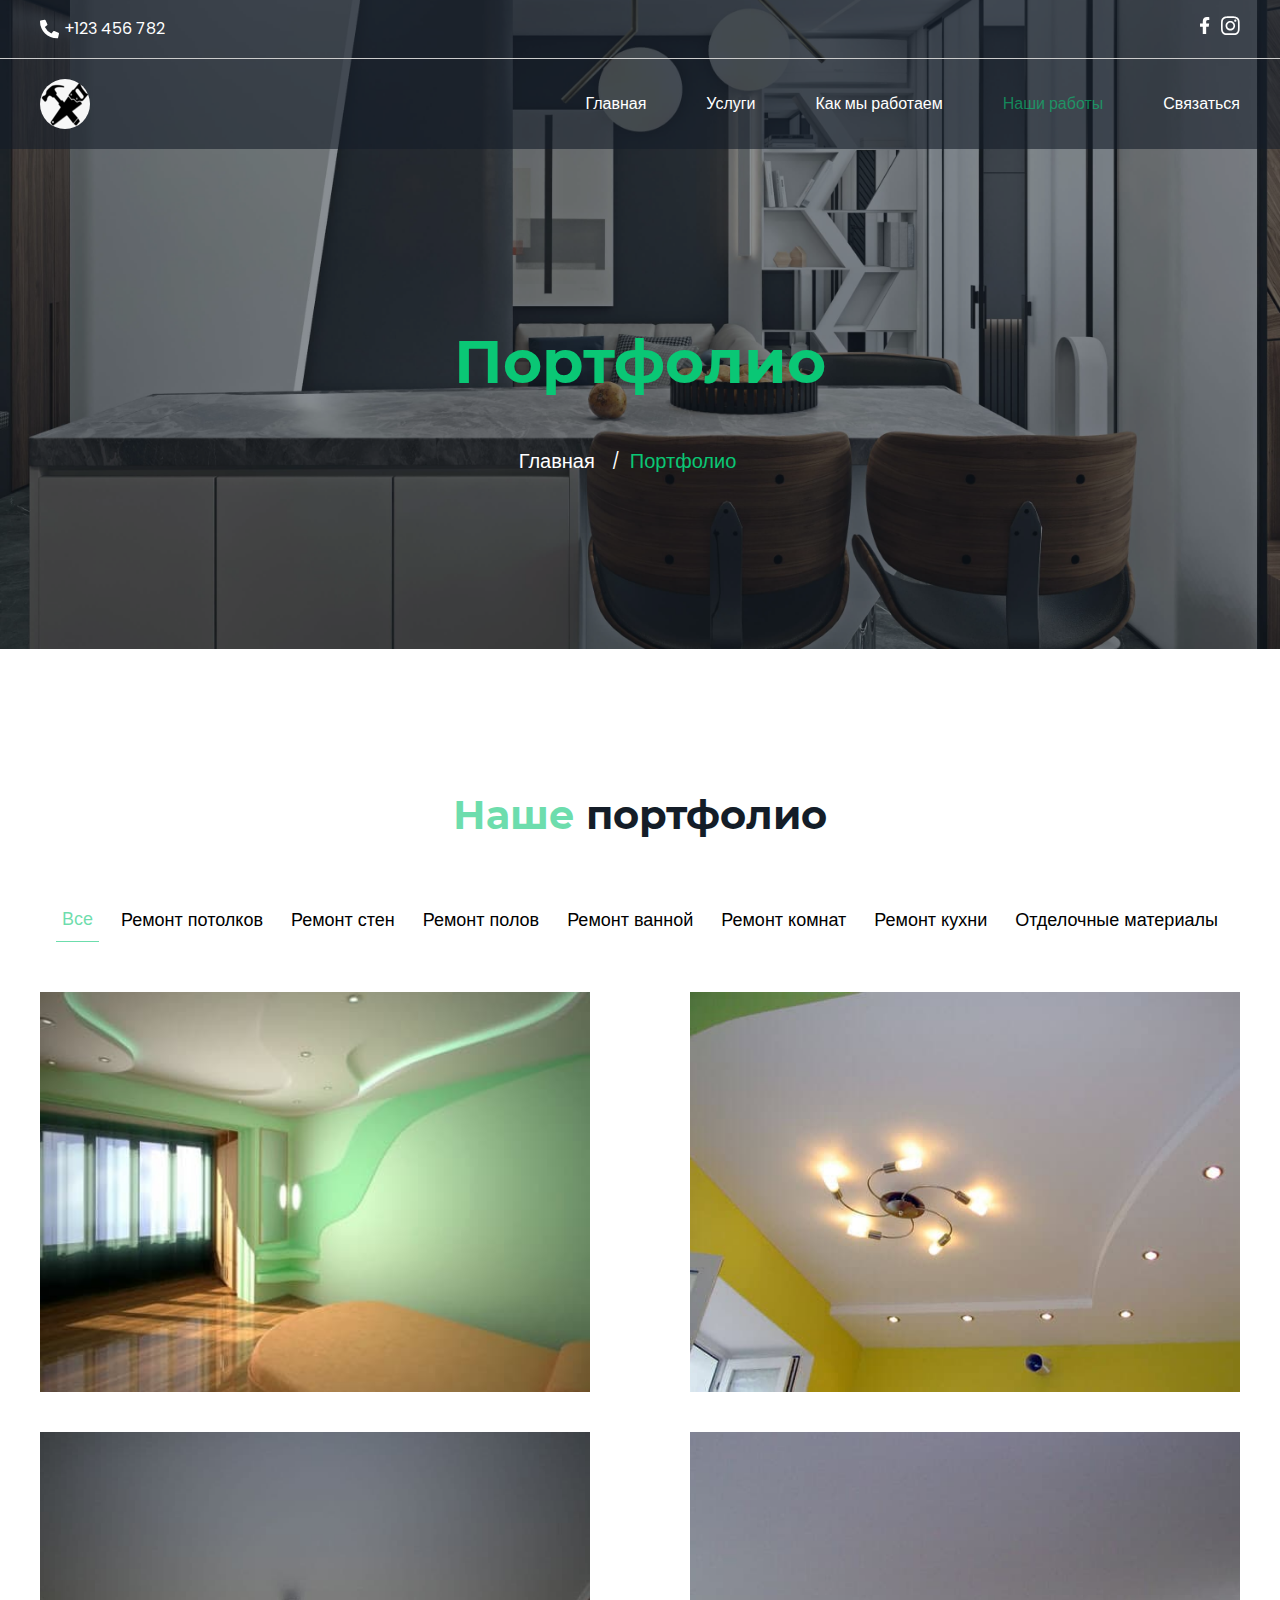
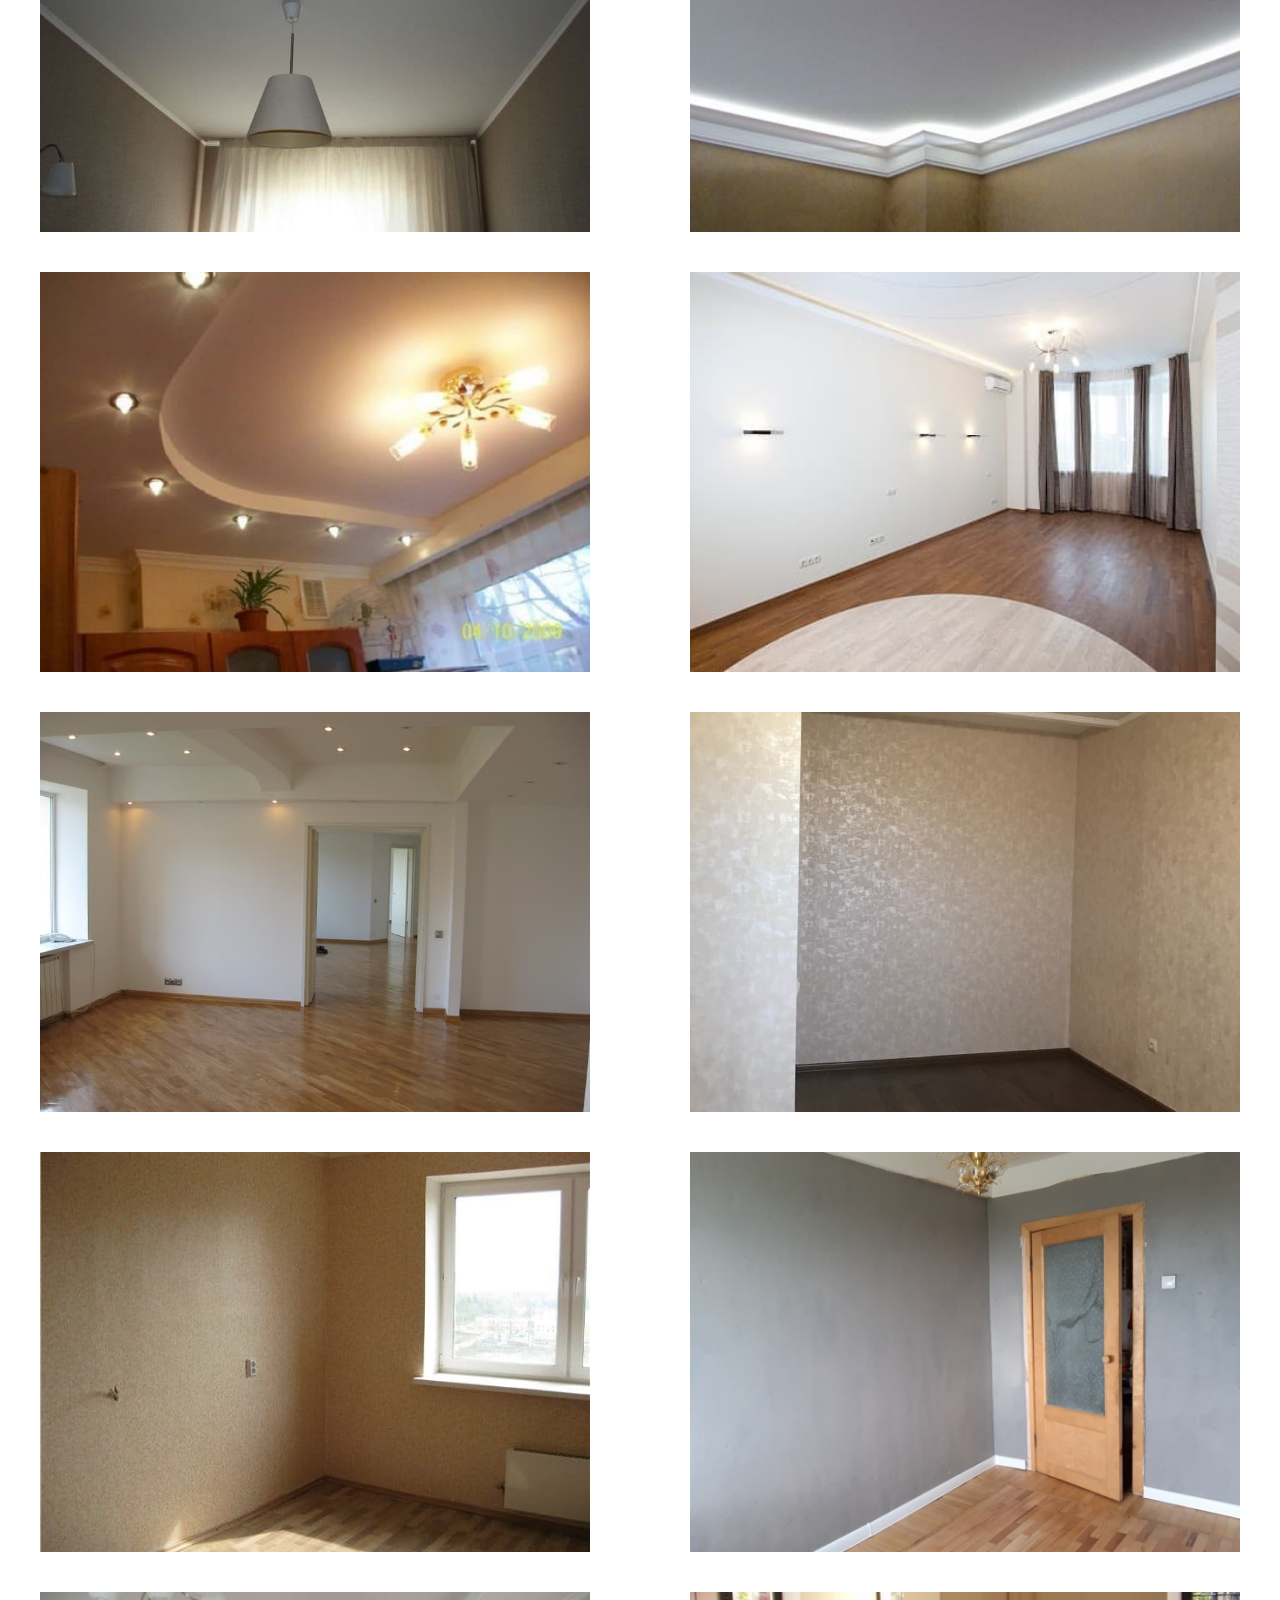
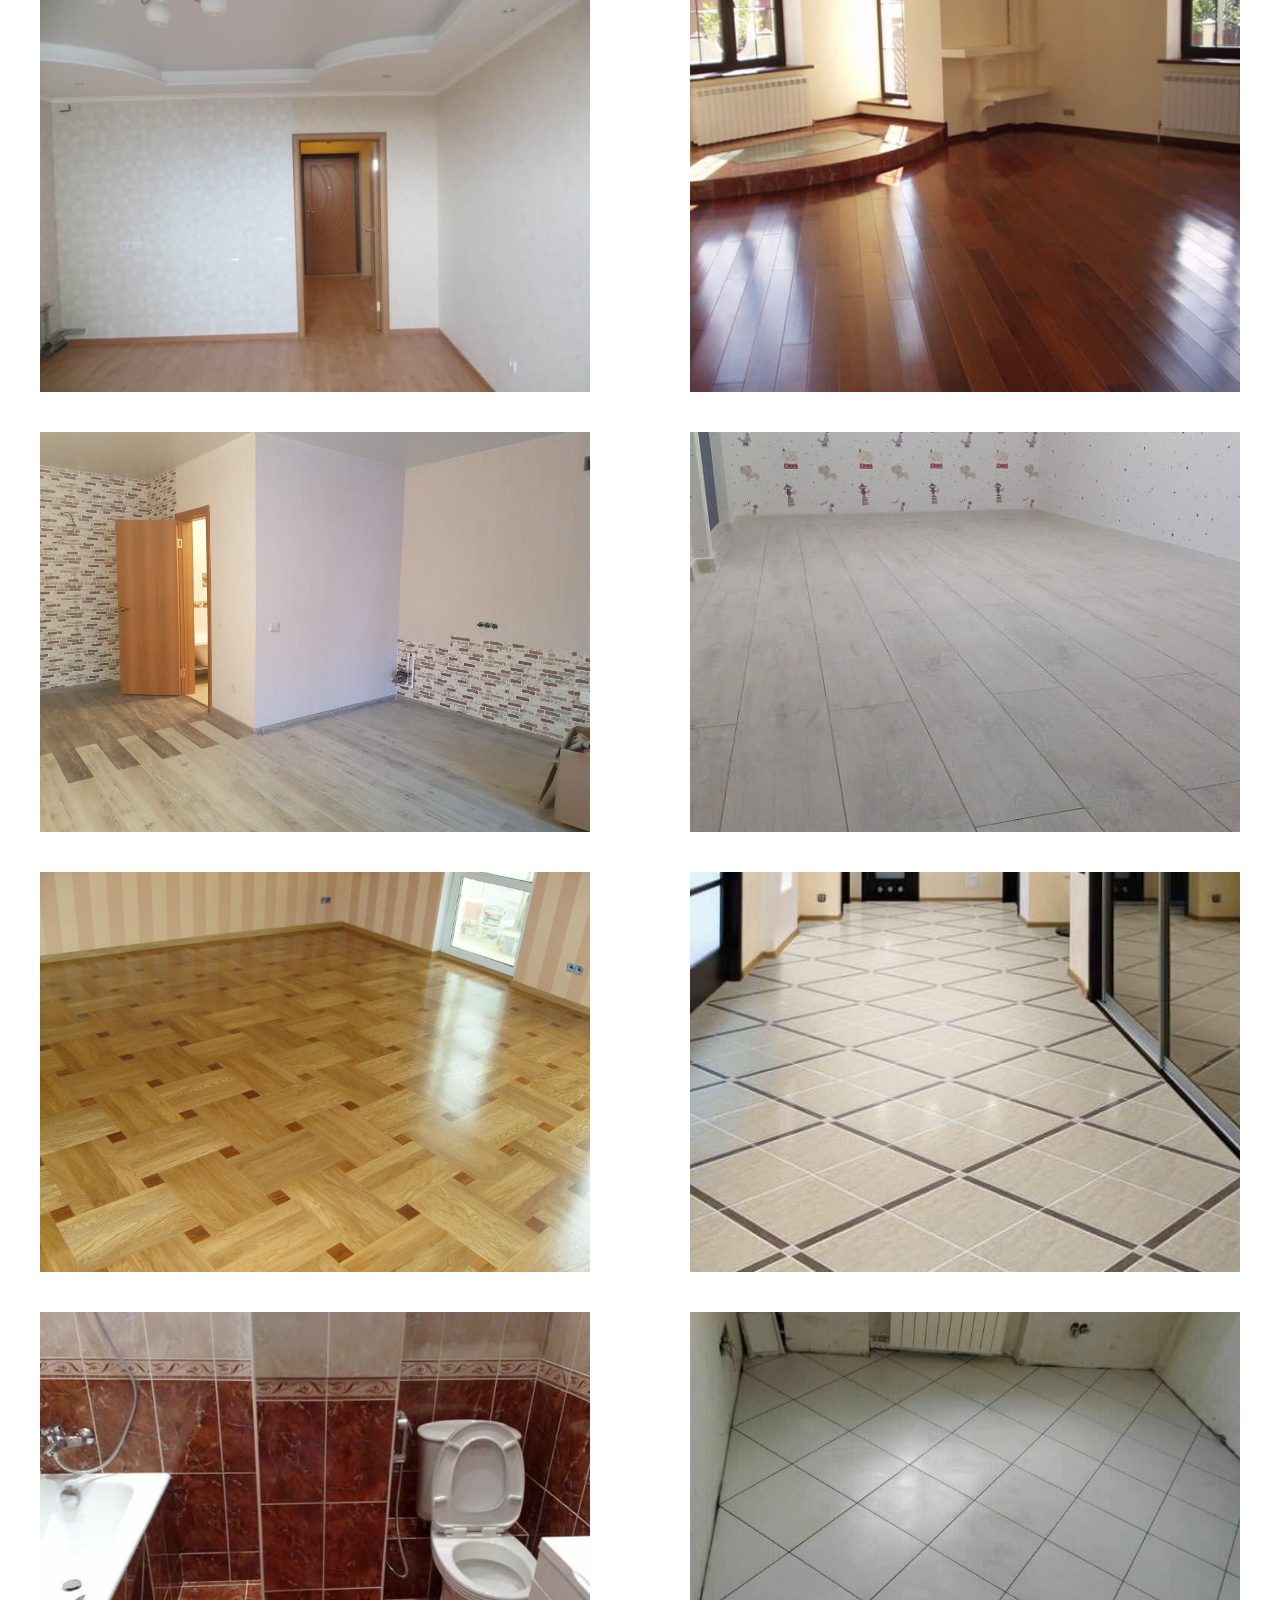
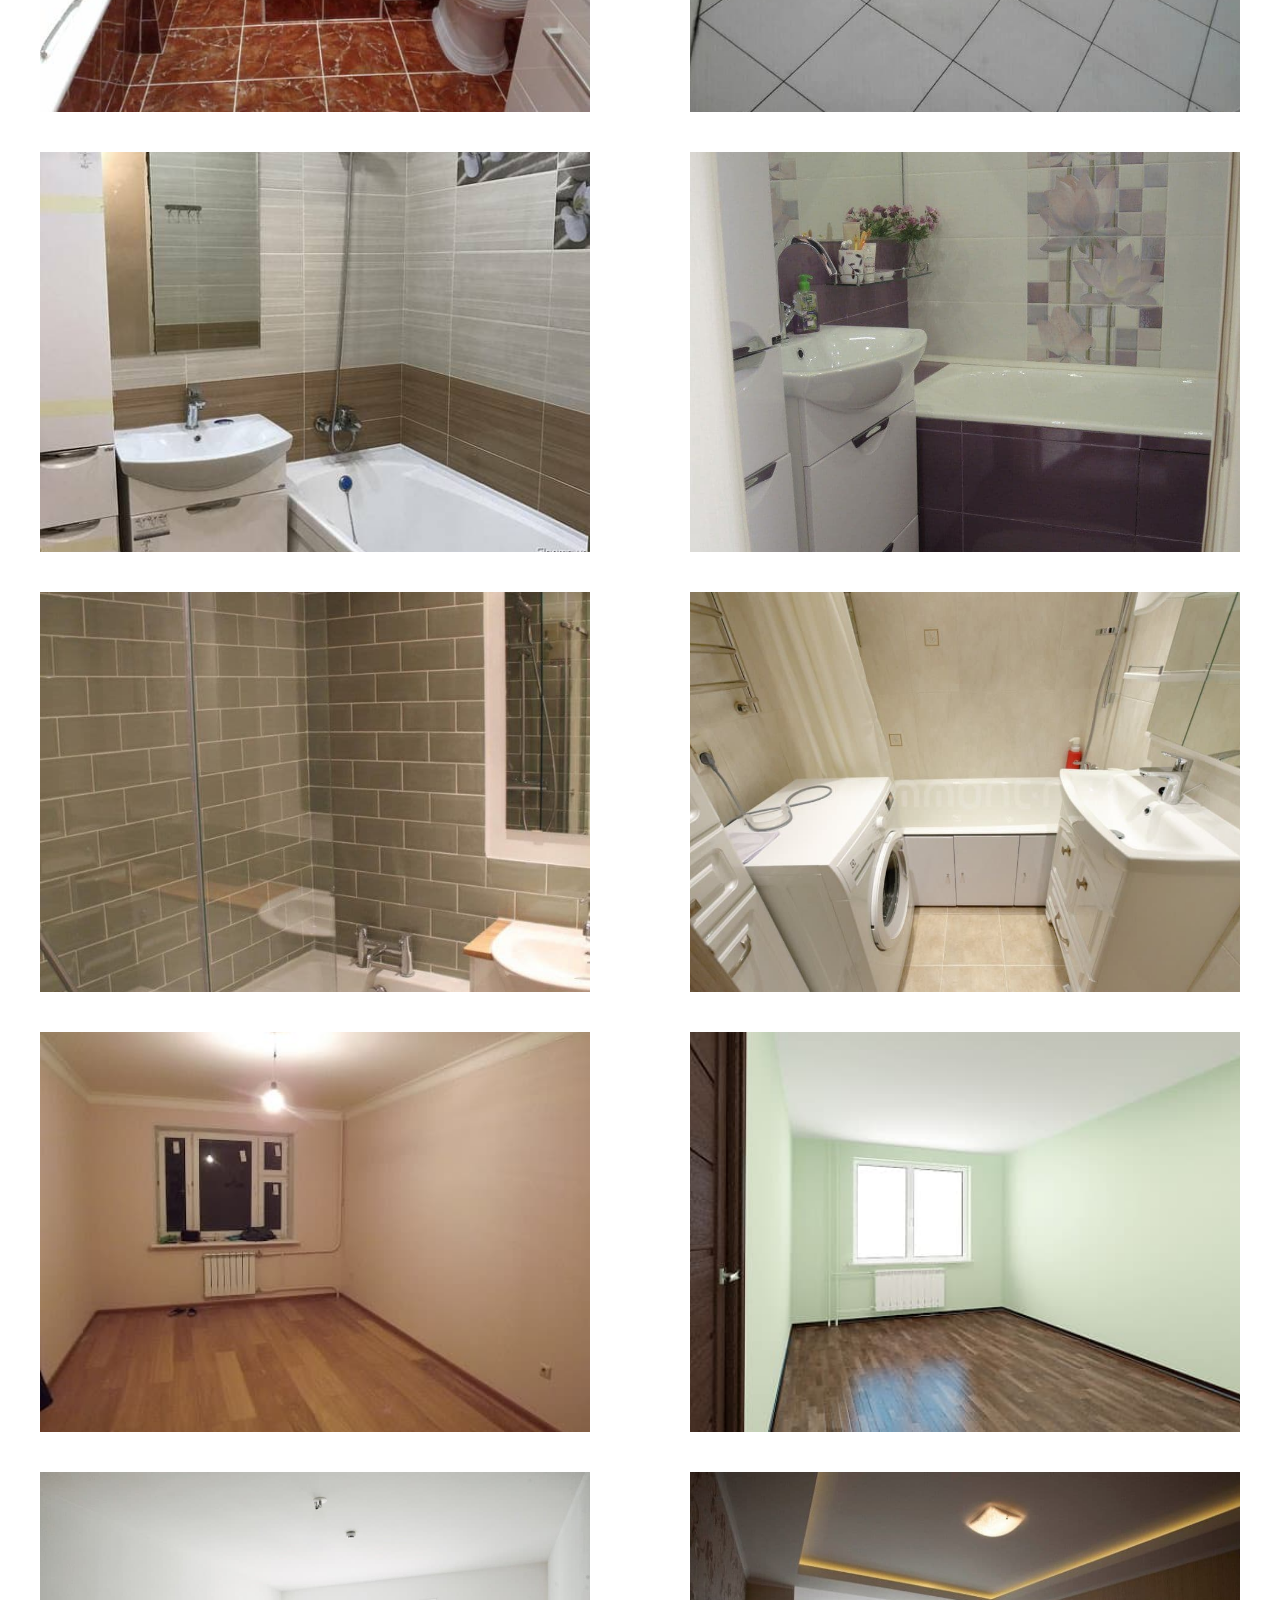
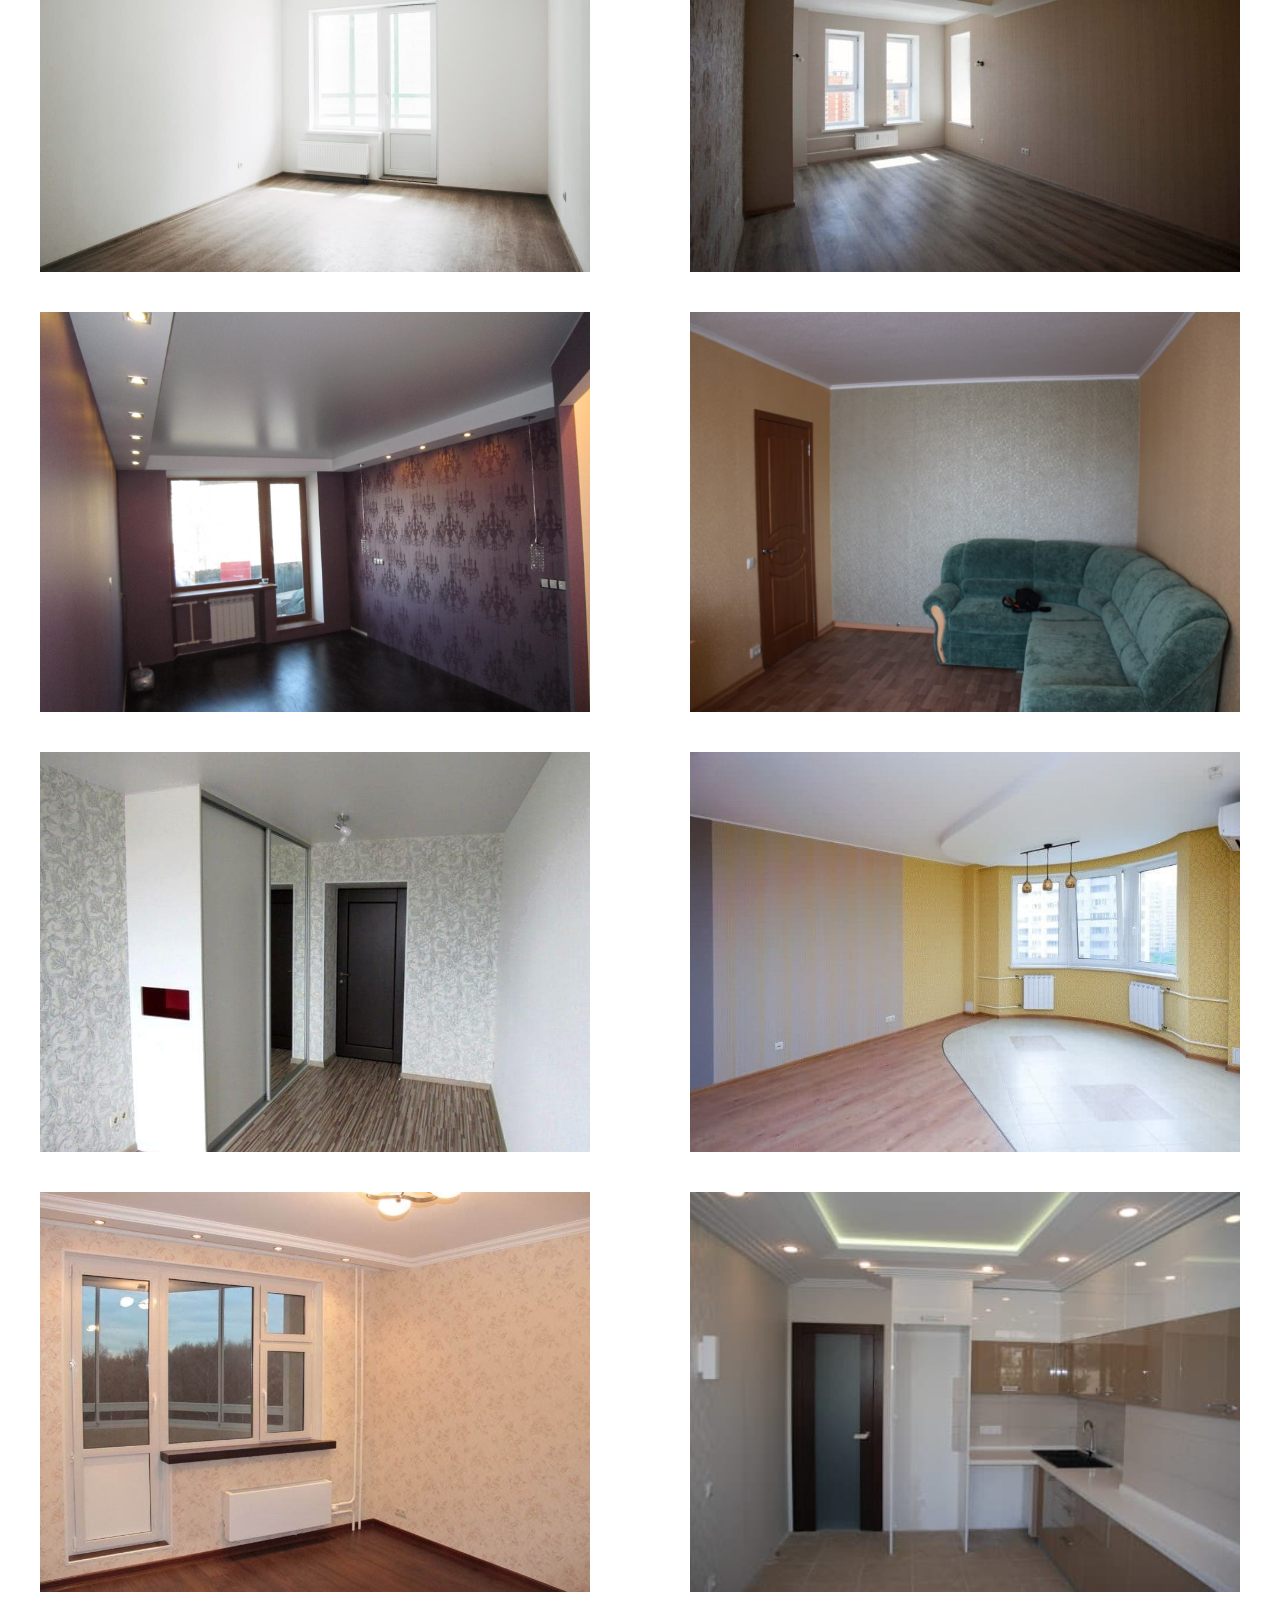
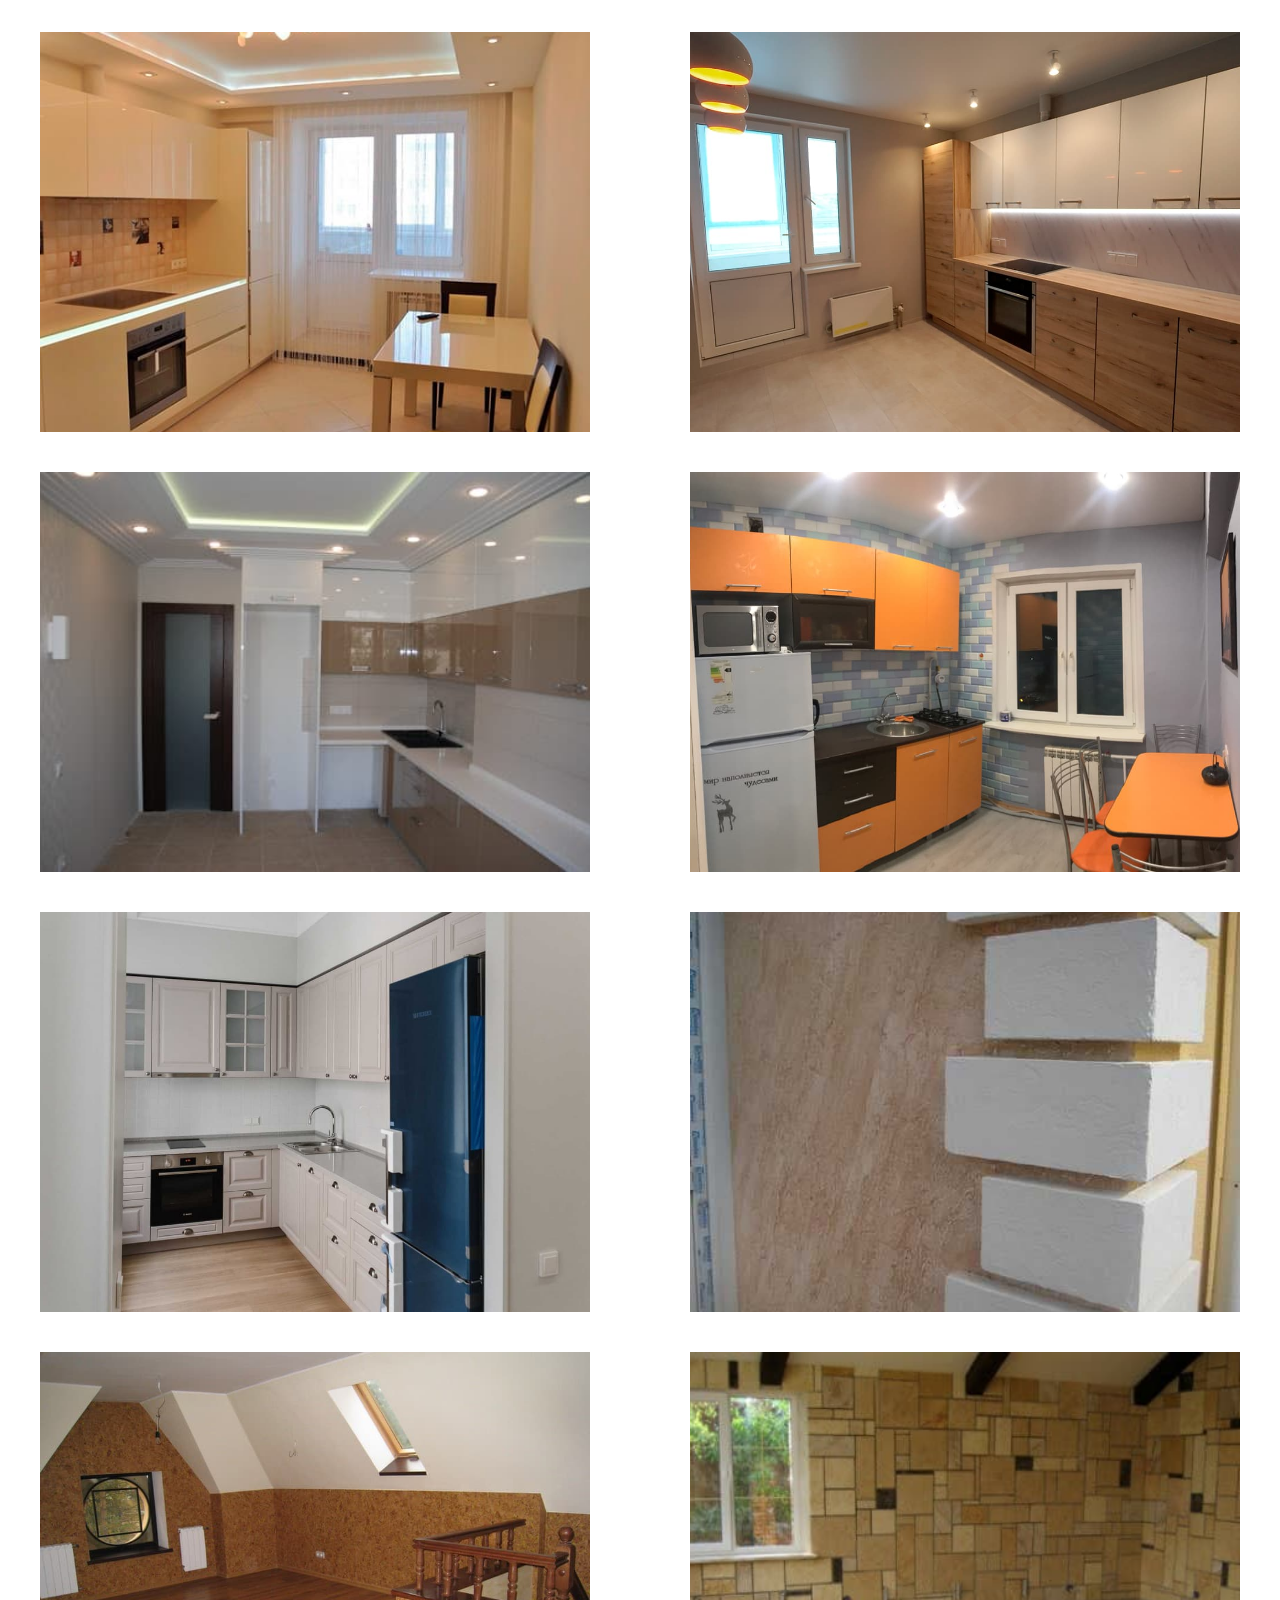
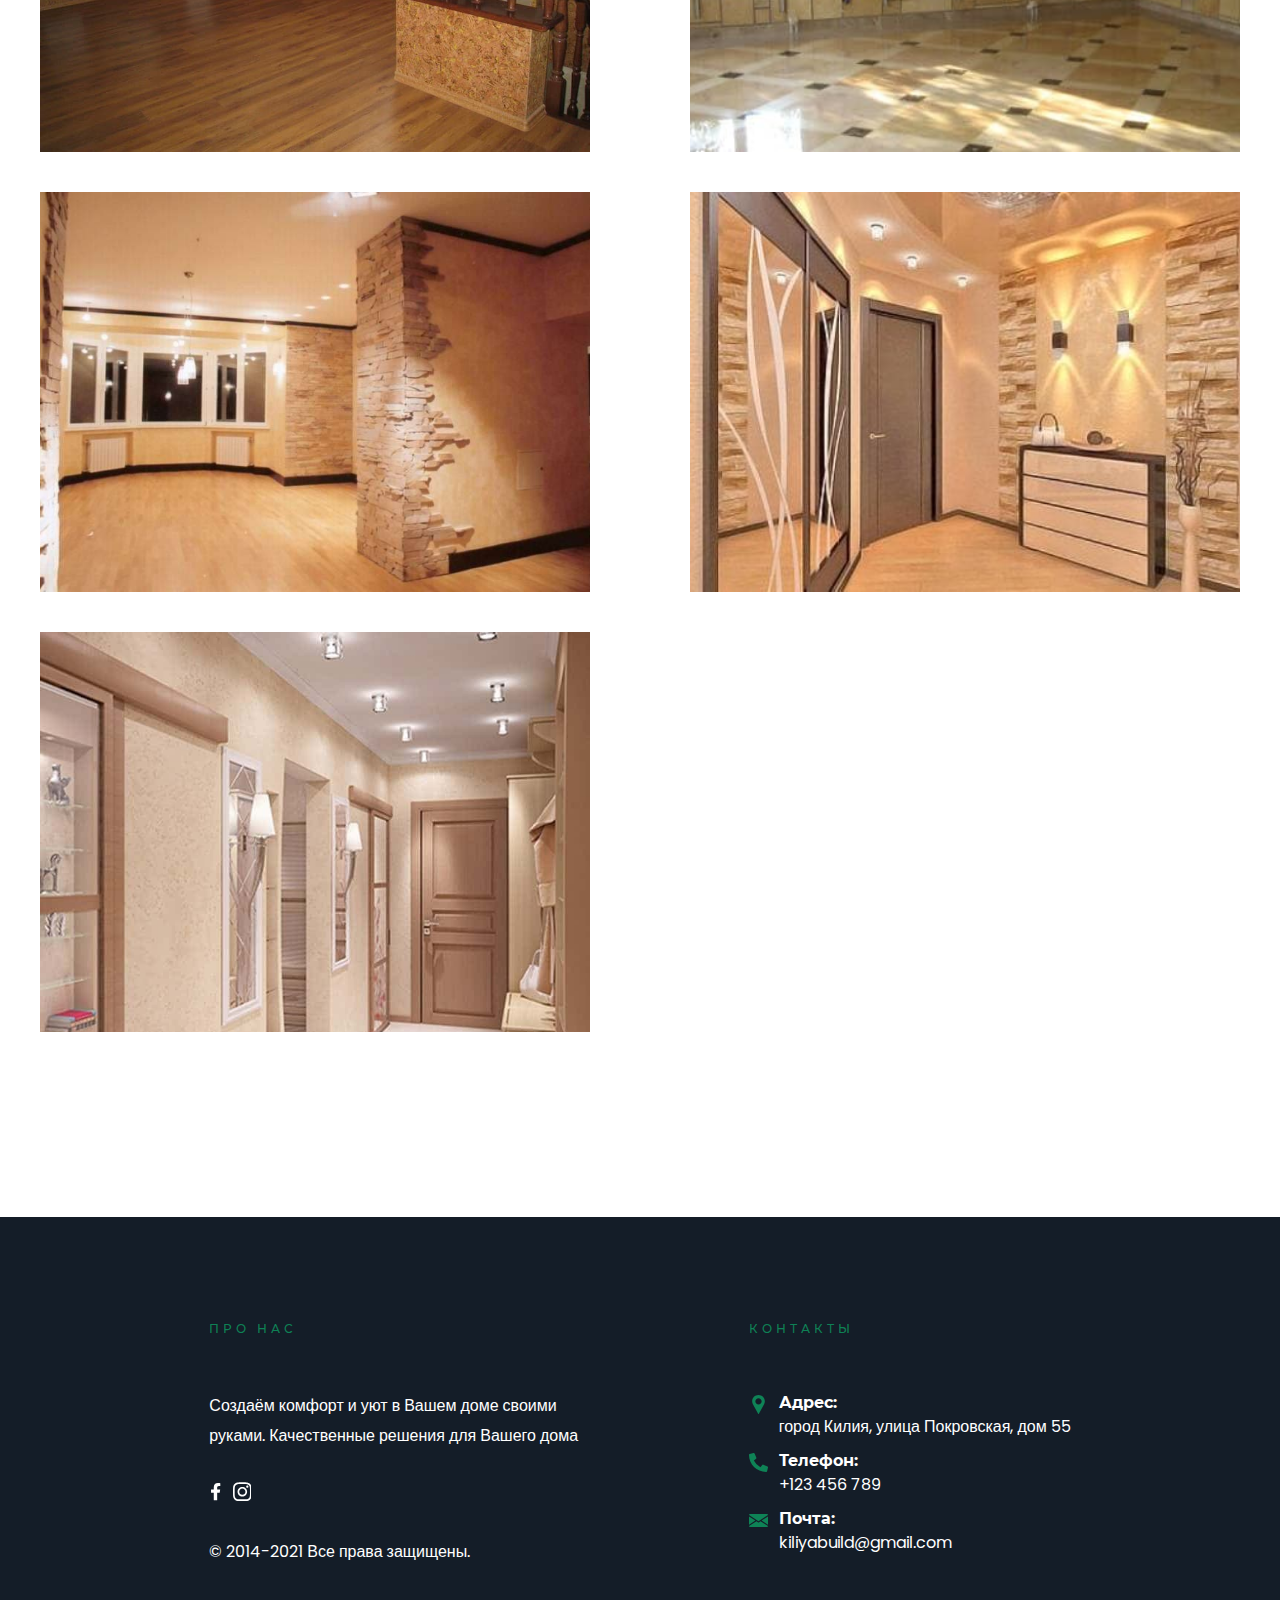
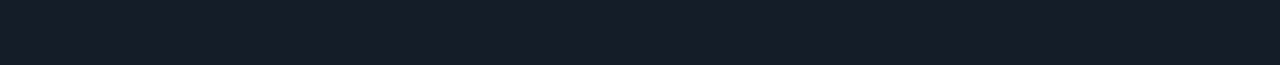
<file: portfolio.html>
<!DOCTYPE html>
<html lang="ru">

<head>
    <meta charset="UTF-8">
    <meta name="viewport" content="width=device-width, initial-scale=1.0">
    <title>KiliyaBuild</title>
    <link rel="stylesheet" href="css/style.min.css">
</head>

<body>
    <header class="header">
        <div class="header-top">
            <div class="container">
                <div class="header-top__inner">
                    <div class="header-top__phone">
                        <img class="header-top__img" src="images/icons/phone-icon.svg" alt="">
                        <a class="header-top__number" href="tel:+123456782">+123 456 782</a>
                    </div>
                    <div class="header-top__social social">
                        <a class="social__link" href="https://www.facebook.com/">
                            <svg xmlns="http://www.w3.org/2000/svg" xmlns:xlink="http://www.w3.org/1999/xlink"
                                width="10pt" height="13pt" viewBox="0 0 10 16" version="1.1">
                                <path fill="#fff"
                                    d="M 8.722656 9 L 9.167969 6.105469 L 6.390625 6.105469 L 6.390625 4.226562 C 6.390625 3.433594 6.777344 2.660156 8.023438 2.660156 L 9.285156 2.660156 L 9.285156 0.195312 C 9.285156 0.195312 8.136719 0 7.042969 0 C 4.753906 0 3.257812 1.386719 3.257812 3.898438 L 3.257812 6.105469 L 0.714844 6.105469 L 0.714844 9 L 3.257812 9 L 3.257812 16 L 6.390625 16 L 6.390625 9 Z M 8.722656 9 " />
                            </svg>
                        </a>
                        <a class="social__link" href="https://www.instagram.com/">
                            <svg xmlns="http://www.w3.org/2000/svg" xmlns:xlink="http://www.w3.org/1999/xlink"
                                width="14pt" height="16pt" viewBox="0 0 14 16" version="1.1">
                                <path fill="#fff"
                                    d="M 7.003906 4.40625 C 5.015625 4.40625 3.414062 6.007812 3.414062 7.996094 C 3.414062 9.984375 5.015625 11.585938 7.003906 11.585938 C 8.992188 11.585938 10.59375 9.984375 10.59375 7.996094 C 10.59375 6.007812 8.992188 4.40625 7.003906 4.40625 Z M 7.003906 10.332031 C 5.71875 10.332031 4.667969 9.285156 4.667969 7.996094 C 4.667969 6.710938 5.714844 5.664062 7.003906 5.664062 C 8.289062 5.664062 9.335938 6.710938 9.335938 7.996094 C 9.335938 9.285156 8.289062 10.332031 7.003906 10.332031 Z M 11.578125 4.257812 C 11.578125 4.726562 11.203125 5.097656 10.742188 5.097656 C 10.273438 5.097656 9.902344 4.722656 9.902344 4.257812 C 9.902344 3.796875 10.277344 3.421875 10.742188 3.421875 C 11.203125 3.421875 11.578125 3.796875 11.578125 4.257812 Z M 13.957031 5.109375 C 13.902344 3.988281 13.648438 2.992188 12.824219 2.175781 C 12.007812 1.355469 11.011719 1.101562 9.890625 1.042969 C 8.734375 0.976562 5.269531 0.976562 4.113281 1.042969 C 2.992188 1.097656 2 1.351562 1.179688 2.171875 C 0.355469 2.992188 0.101562 3.984375 0.046875 5.105469 C -0.0195312 6.261719 -0.0195312 9.726562 0.046875 10.882812 C 0.101562 12.007812 0.355469 13 1.179688 13.820312 C 2 14.636719 2.992188 14.894531 4.113281 14.949219 C 5.269531 15.015625 8.734375 15.015625 9.890625 14.949219 C 11.011719 14.898438 12.007812 14.640625 12.824219 13.820312 C 13.644531 13 13.898438 12.007812 13.957031 10.882812 C 14.023438 9.726562 14.023438 6.265625 13.957031 5.109375 Z M 12.460938 12.125 C 12.21875 12.738281 11.746094 13.210938 11.132812 13.457031 C 10.210938 13.820312 8.023438 13.738281 7.003906 13.738281 C 5.984375 13.738281 3.792969 13.820312 2.875 13.457031 C 2.261719 13.210938 1.789062 12.742188 1.542969 12.125 C 1.179688 11.203125 1.261719 9.015625 1.261719 7.996094 C 1.261719 6.976562 1.179688 4.789062 1.542969 3.867188 C 1.789062 3.257812 2.257812 2.785156 2.875 2.539062 C 3.796875 2.171875 5.984375 2.257812 7.003906 2.257812 C 8.023438 2.257812 10.210938 2.175781 11.132812 2.539062 C 11.742188 2.78125 12.214844 3.253906 12.460938 3.867188 C 12.828125 4.789062 12.742188 6.976562 12.742188 7.996094 C 12.742188 9.015625 12.828125 11.207031 12.460938 12.125 Z M 12.460938 12.125 " />
                            </svg>
                        </a>
                    </div>
                </div>
            </div>
        </div>
        <div class="header-bottom">
            <div class="container">
                <div class="header-bottom__inner">
                    <a class="logo" href="index.html">
                        <img class="logo__img" src="images/icons/logo.png" alt="">
                    </a>
                    <nav class="menu">
                        <div class="menu__icon">
                            <span></span>
                        </div>
                        <ul class="menu__list">
                            <li class="menu__item">
                                <a class="menu__link" href="index.html">
                                    Главная
                                </a>
                            </li>
                            <li class="menu__item">
                                <a class="menu__link" href="services.html">
                                    Услуги
                                </a>
                            </li>
                            <li class="menu__item">
                                <a class="menu__link" href="how-we-work.html">
                                    Как мы работаем
                                </a>
                            </li>
                            <li class="menu__item">
                                <a class="menu__link menu__link--active" href="portfolio.html">
                                    Наши работы
                                </a>
                            </li>
                            <li class="menu__item">
                                <a class="menu__link" href="contactus.html">
                                    Связаться
                                </a>
                            </li>
                        </ul>
                    </nav>
                </div>
            </div>
        </div>
        <div class="breadcrumbs">
            <div class="breadcrumbs__bg"></div>
            <div class="container">
                <div class="breadcrumbs__inner">
                    <h1 class="breadcrumbs__title title">
                        Портфолио
                    </h1>
                    <ul class="breadcrumbs__list">
                        <li class="breadcrumbs__item">
                            <a href="#" class="breadcrumbs__link">Главная</a>
                        </li>
                        <li class="breadcrumbs__item">
                            <a href="#" class="breadcrumbs__link">Портфолио</a>
                        </li>
                    </ul>
                </div>
            </div>
        </div>
    </header>
    <main class="main">
        <div class="scroll-top">
            <a href="#" class="scroll-top__link scroll-top__link--hover"></a>
        </div>
        <section class="portfolio">
            <div class="container">
                <div class="portfolio__inner">
                    <h1 class="portfolio__title title">
                        <span class="mark">Наше</span> портфолио
                    </h1>
                    <div class="portfolio__filter">
                        <div class="portfolio__filter-btn">
                            <button class="portfolio__btn" data-filter="all">Все</button>
                            <button class="portfolio__btn" data-filter=".ceiling">Ремонт потолков</button>
                            <button class="portfolio__btn" data-filter=".wall">Ремонт стен</button>
                            <button class="portfolio__btn" data-filter=".floor">Ремонт полов</button>
                            <button class="portfolio__btn" data-filter=".bathroom">Ремонт ванной</button>
                            <button class="portfolio__btn" data-filter=".room">Ремонт комнат</button>
                            <button class="portfolio__btn" data-filter=".kitchen">Ремонт кухни</button>
                            <button class="portfolio__btn" data-filter=".decoration">Отделочные материалы</button>
                        </div>
                        <div class="portfolio__content">
                            <div class="portfolio__item mix ceiling">
                                <img class="portfolio__img" src="images/portfolio/potolok.jpg" alt="Потолок" />
                            </div>
                            <div class="portfolio__item mix ceiling>
                                <img class=" portfolio__img" src="images/portfolio/potolok-2.jpg" alt="Потолок" />
                        </div>
                        <div class="portfolio__item mix ceiling">
                            <img class="portfolio__img" src="images/portfolio/potolok-3.jpg" alt="Потолок" />
                        </div>
                        <div class="portfolio__item mix ceiling">
                            <img class="portfolio__img" src="images/portfolio/alignment/works/3.jpg" alt="Потолок" />
                        </div>
                        <div class="portfolio__item mix ceiling">
                            <img class="portfolio__img" src="images/portfolio/stretch/works/4.jpg" alt="Потолок" />
                        </div>
                        <div class="portfolio__item mix ceiling">
                            <img class="portfolio__img" src="images/portfolio/suspended/works/2.jpg" alt="Потолок" />
                        </div>
                        <div class="portfolio__item mix ceiling">
                            <img class="portfolio__img" src="images/portfolio/alignment/works/5.jpg" alt="Потолок" />
                        </div>
                        <div class="portfolio__item mix wall">
                            <img class="portfolio__img" src="images/portfolio/stena.jpg" alt="Потолок" />
                        </div>
                        <div class="portfolio__item mix wall">
                            <img class="portfolio__img" src="images/portfolio/stena-2.jpg" alt="Потолок" />
                        </div>
                        <div class="portfolio__item mix wall">
                            <img class="portfolio__img" src="images/portfolio/stena-3.jpg" alt="Потолок" />
                        </div>
                        <div class="portfolio__item mix wall">
                            <img class="portfolio__img" src="images/portfolio/stena-4.jpg" alt="Потолок" />
                        </div>
                        <div class="portfolio__item mix wall">
                            <img class="portfolio__img" src="images/portfolio/stena-5.jpg" alt="Потолок" />
                        </div>
                        <div class="portfolio__item mix floor">
                            <img class="portfolio__img" src="images/portfolio/floor.jpg" alt="Потолок" />
                        </div>
                        <div class="portfolio__item mix floor">
                            <img class="portfolio__img" src="images/portfolio/floor-2.jpg" alt="Потолок" />
                        </div>
                        <div class="portfolio__item mix floor">
                            <img class="portfolio__img" src="images/portfolio/floor-3.jpg" alt="Потолок" />
                        </div>
                        <div class="portfolio__item mix floor">
                            <img class="portfolio__img" src="images/portfolio/floor-4.jpg" alt="Потолок" />
                        </div>
                        <div class="portfolio__item mix floor">
                            <img class="portfolio__img" src="images/portfolio/floor-5.jpg" alt="Потолок" />
                        </div>
                        <div class="portfolio__item mix floor">
                            <img class="portfolio__img" src="images/portfolio/floor-6.jpeg" alt="Потолок" />
                        </div>
                        <div class="portfolio__item mix floor">
                            <img class="portfolio__img" src="images/portfolio/floor-7.jpg" alt="Потолок" />
                        </div>
                        <div class="portfolio__item mix bathroom">
                            <img class="portfolio__img" src="images/portfolio/bathroom.jpg" alt="Потолок" />
                        </div>
                        <div class="portfolio__item mix bathroom">
                            <img class="portfolio__img" src="images/portfolio/bathroom-2.jpg" alt="Потолок" />
                        </div>
                        <div class="portfolio__item mix bathroom">
                            <img class="portfolio__img" src="images/portfolio/bathroom-3.jpg" alt="Потолок" />
                        </div>
                        <div class="portfolio__item mix bathroom">
                            <img class="portfolio__img" src="images/portfolio/bathroom-4.jpg" alt="Потолок" />
                        </div>
                        <div class="portfolio__item mix room">
                            <img class="portfolio__img" src="images/portfolio/room.jpg" alt="Потолок" />
                        </div>
                        <div class="portfolio__item mix room">
                            <img class="portfolio__img" src="images/portfolio/room-2.jpg" alt="Потолок" />
                        </div>
                        <div class="portfolio__item mix room">
                            <img class="portfolio__img" src="images/portfolio/room-3.jpg" alt="Потолок" />
                        </div>
                        <div class="portfolio__item mix room">
                            <img class="portfolio__img" src="images/portfolio/room-4.jpg" alt="Потолок" />
                        </div>
                        <div class="portfolio__item mix room">
                            <img class="portfolio__img" src="images/portfolio/room-5.jpg" alt="Потолок" />
                        </div>
                        <div class="portfolio__item mix room">
                            <img class="portfolio__img" src="images/portfolio/room-6.jpg" alt="Потолок" />
                        </div>
                        <div class="portfolio__item mix room">
                            <img class="portfolio__img" src="images/portfolio/room-7.jpg" alt="Потолок" />
                        </div>
                        <div class="portfolio__item mix room">
                            <img class="portfolio__img" src="images/portfolio/room-8.jpg" alt="Потолок" />
                        </div>
                        <div class="portfolio__item mix room">
                            <img class="portfolio__img" src="images/portfolio/room-9.jpg" alt="Потолок" />
                        </div>
                        <div class="portfolio__item mix kitchen">
                            <img class="portfolio__img" src="images/portfolio/kitchen.jpg" alt="Потолок" />
                        </div>
                        <div class="portfolio__item mix kitchen">
                            <img class="portfolio__img" src="images/portfolio/kitchen-2.jpg" alt="Потолок" />
                        </div>
                        <div class="portfolio__item mix kitchen">
                            <img class="portfolio__img" src="images/portfolio/kitchen-3.jpg" alt="Потолок" />
                        </div>
                        <div class="portfolio__item mix kitchen">
                            <img class="portfolio__img" src="images/portfolio/kitchen-4.jpg" alt="Потолок" />
                        </div>
                        <div class="portfolio__item mix kitchen">
                            <img class="portfolio__img" src="images/portfolio/kitchen-5.jpg" alt="Потолок" />
                        </div>
                        <div class="portfolio__item mix kitchen">
                            <img class="portfolio__img" src="images/portfolio/kitchen-6.jpg" alt="Потолок" />
                        </div>
                        <div class="portfolio__item mix decoration">
                            <img class="portfolio__img" src="images/portfolio/decoration.jpg" alt="Потолок" />
                        </div>
                        <div class="portfolio__item mix decoration">
                            <img class="portfolio__img" src="images/portfolio/decoration-2.jpg" alt="Потолок" />
                        </div>
                        <div class="portfolio__item mix decoration">
                            <img class="portfolio__img" src="images/portfolio/decoration-3.jpg" alt="Потолок" />
                        </div>
                        <div class="portfolio__item mix decoration">
                            <img class="portfolio__img" src="images/portfolio/decoration-4.jpg" alt="Потолок" />
                        </div>
                        <div class="portfolio__item mix decoration">
                            <img class="portfolio__img" src="images/portfolio/decoration-5.jpg" alt="Потолок" />
                        </div>
                        <div class="portfolio__item mix decoration">
                            <img class="portfolio__img" src="images/portfolio/decoration-6.jpg" alt="Потолок" />
                        </div>
                    </div>
                </div>

            </div>
            </div>
        </section>
    </main>
    <footer class="footer">
        <div class="container">
            <div class="footer__inner">
                <div class="footer__info">
                    <h5 class="footer__title">Про нас</h5>
                    <p class="footer__text">Создаём комфорт и уют в Вашем доме своими руками. Качественные решения для
                        Вашего дома</p>
                    <div class="footer__social social">
                        <a class="social__link" href="https://www.facebook.com/">
                            <svg xmlns="http://www.w3.org/2000/svg" xmlns:xlink="http://www.w3.org/1999/xlink"
                                width="10pt" height="13pt" viewBox="0 0 10 16" version="1.1">
                                <path fill="#fff"
                                    d="M 8.722656 9 L 9.167969 6.105469 L 6.390625 6.105469 L 6.390625 4.226562 C 6.390625 3.433594 6.777344 2.660156 8.023438 2.660156 L 9.285156 2.660156 L 9.285156 0.195312 C 9.285156 0.195312 8.136719 0 7.042969 0 C 4.753906 0 3.257812 1.386719 3.257812 3.898438 L 3.257812 6.105469 L 0.714844 6.105469 L 0.714844 9 L 3.257812 9 L 3.257812 16 L 6.390625 16 L 6.390625 9 Z M 8.722656 9 " />
                            </svg>
                        </a>
                        <a class="social__link" href="https://www.instagram.com/">
                            <svg xmlns="http://www.w3.org/2000/svg" xmlns:xlink="http://www.w3.org/1999/xlink"
                                width="14pt" height="16pt" viewBox="0 0 14 16" version="1.1">
                                <path fill="#fff"
                                    d="M 7.003906 4.40625 C 5.015625 4.40625 3.414062 6.007812 3.414062 7.996094 C 3.414062 9.984375 5.015625 11.585938 7.003906 11.585938 C 8.992188 11.585938 10.59375 9.984375 10.59375 7.996094 C 10.59375 6.007812 8.992188 4.40625 7.003906 4.40625 Z M 7.003906 10.332031 C 5.71875 10.332031 4.667969 9.285156 4.667969 7.996094 C 4.667969 6.710938 5.714844 5.664062 7.003906 5.664062 C 8.289062 5.664062 9.335938 6.710938 9.335938 7.996094 C 9.335938 9.285156 8.289062 10.332031 7.003906 10.332031 Z M 11.578125 4.257812 C 11.578125 4.726562 11.203125 5.097656 10.742188 5.097656 C 10.273438 5.097656 9.902344 4.722656 9.902344 4.257812 C 9.902344 3.796875 10.277344 3.421875 10.742188 3.421875 C 11.203125 3.421875 11.578125 3.796875 11.578125 4.257812 Z M 13.957031 5.109375 C 13.902344 3.988281 13.648438 2.992188 12.824219 2.175781 C 12.007812 1.355469 11.011719 1.101562 9.890625 1.042969 C 8.734375 0.976562 5.269531 0.976562 4.113281 1.042969 C 2.992188 1.097656 2 1.351562 1.179688 2.171875 C 0.355469 2.992188 0.101562 3.984375 0.046875 5.105469 C -0.0195312 6.261719 -0.0195312 9.726562 0.046875 10.882812 C 0.101562 12.007812 0.355469 13 1.179688 13.820312 C 2 14.636719 2.992188 14.894531 4.113281 14.949219 C 5.269531 15.015625 8.734375 15.015625 9.890625 14.949219 C 11.011719 14.898438 12.007812 14.640625 12.824219 13.820312 C 13.644531 13 13.898438 12.007812 13.957031 10.882812 C 14.023438 9.726562 14.023438 6.265625 13.957031 5.109375 Z M 12.460938 12.125 C 12.21875 12.738281 11.746094 13.210938 11.132812 13.457031 C 10.210938 13.820312 8.023438 13.738281 7.003906 13.738281 C 5.984375 13.738281 3.792969 13.820312 2.875 13.457031 C 2.261719 13.210938 1.789062 12.742188 1.542969 12.125 C 1.179688 11.203125 1.261719 9.015625 1.261719 7.996094 C 1.261719 6.976562 1.179688 4.789062 1.542969 3.867188 C 1.789062 3.257812 2.257812 2.785156 2.875 2.539062 C 3.796875 2.171875 5.984375 2.257812 7.003906 2.257812 C 8.023438 2.257812 10.210938 2.175781 11.132812 2.539062 C 11.742188 2.78125 12.214844 3.253906 12.460938 3.867188 C 12.828125 4.789062 12.742188 6.976562 12.742188 7.996094 C 12.742188 9.015625 12.828125 11.207031 12.460938 12.125 Z M 12.460938 12.125 " />
                            </svg>
                        </a>
                    </div>
                    <div class="footer__copy">
                        © 2014-2021 Все права защищены.
                    </div>
                </div>
                <div class="footer__contact">
                    <h5 class="footer__title">Контакты</h5>
                    <ul class="footer__list">
                        <li class="footer__item footer__address">
                            <p class="footer__item-title">Адрес:</p>
                            <p class="footer__item-text">город Килия, улица Покровская, дом 55</p>
                        </li>
                        <li class="footer__item footer__phone">
                            <p class="footer__item-title">Телефон:</p>
                            <a class="footer__item-link" href="tel: +123456789">+123 456 789</a>
                        </li>
                        <li class="footer__item footer__mail">
                            <p class="footer__item-title">Почта:</p>
                            <a class="footer__item-link" href="mailto:kiliyabuild@gmail.com">kiliyabuild@gmail.com</a>
                        </li>
                    </ul>
                </div>
            </div>
        </div>
    </footer>

    <script src="js/main.min.js"></script>
</body>

</html>
</file>
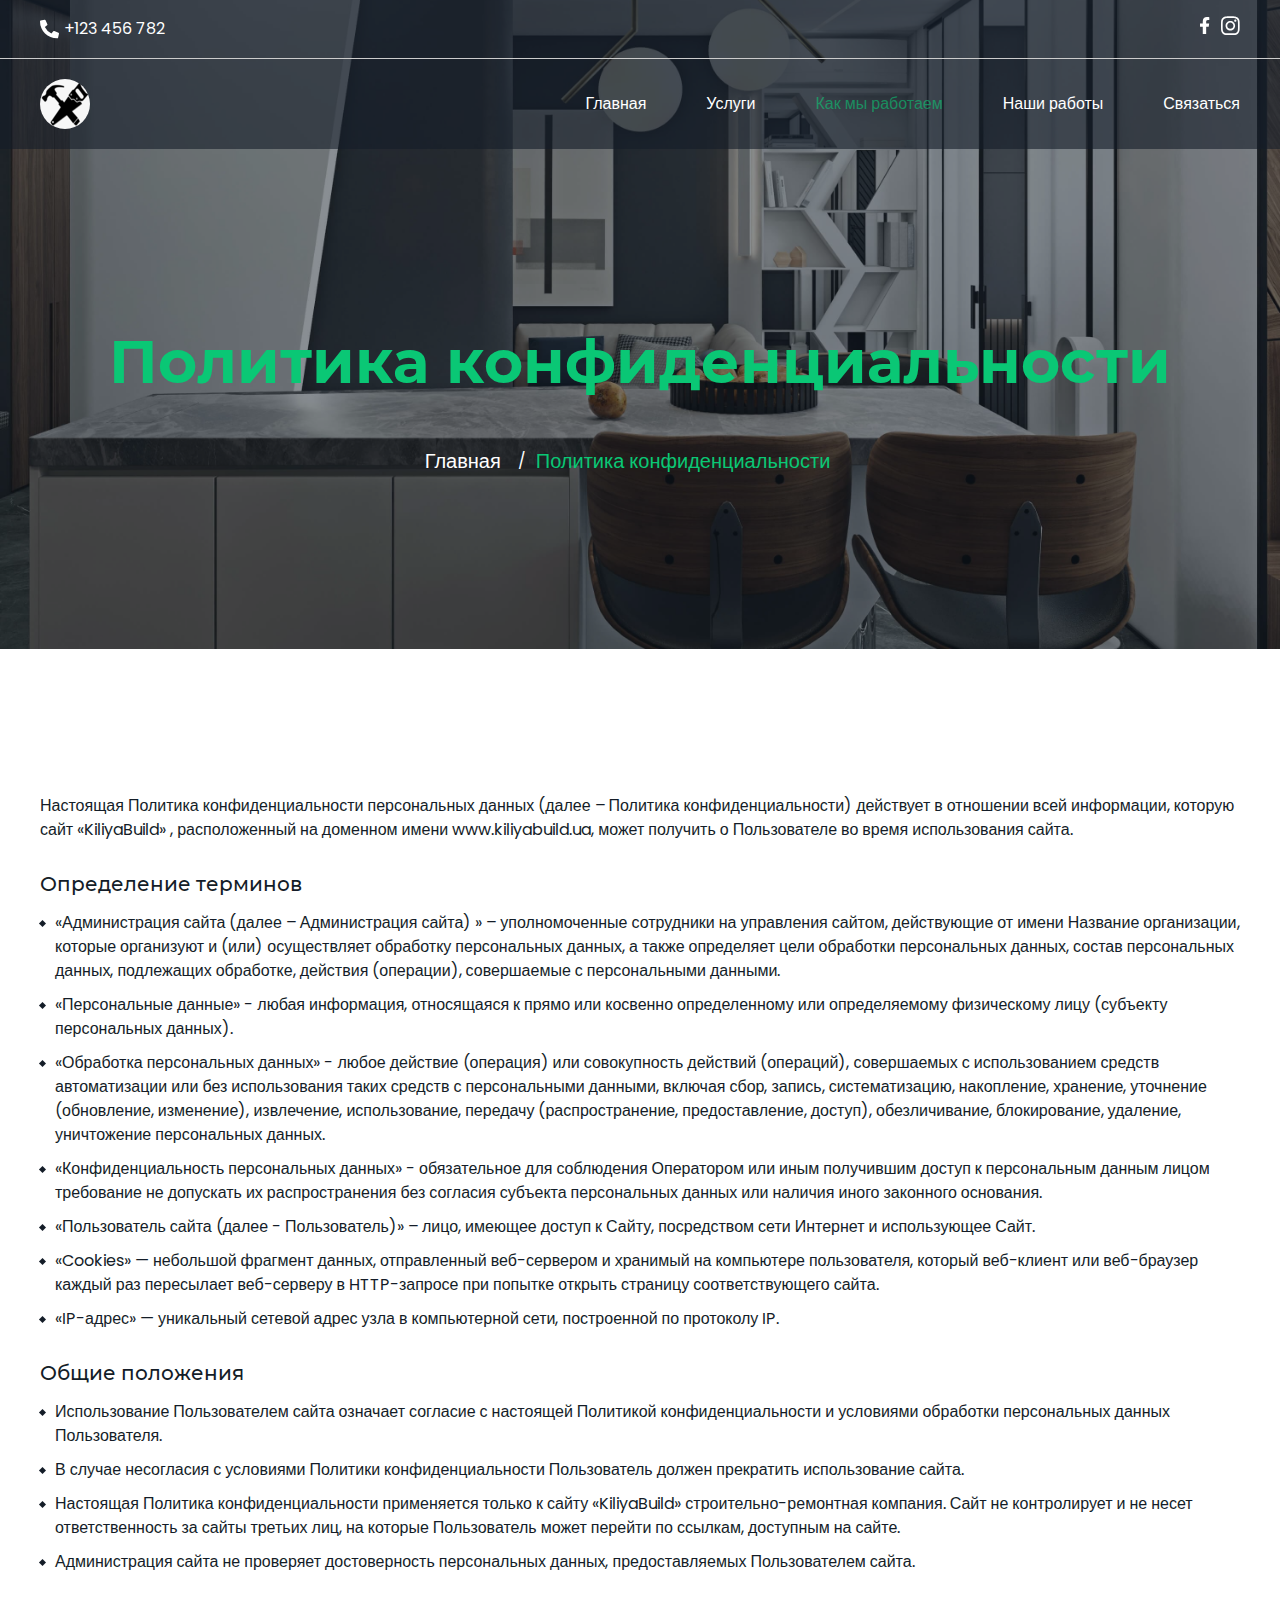
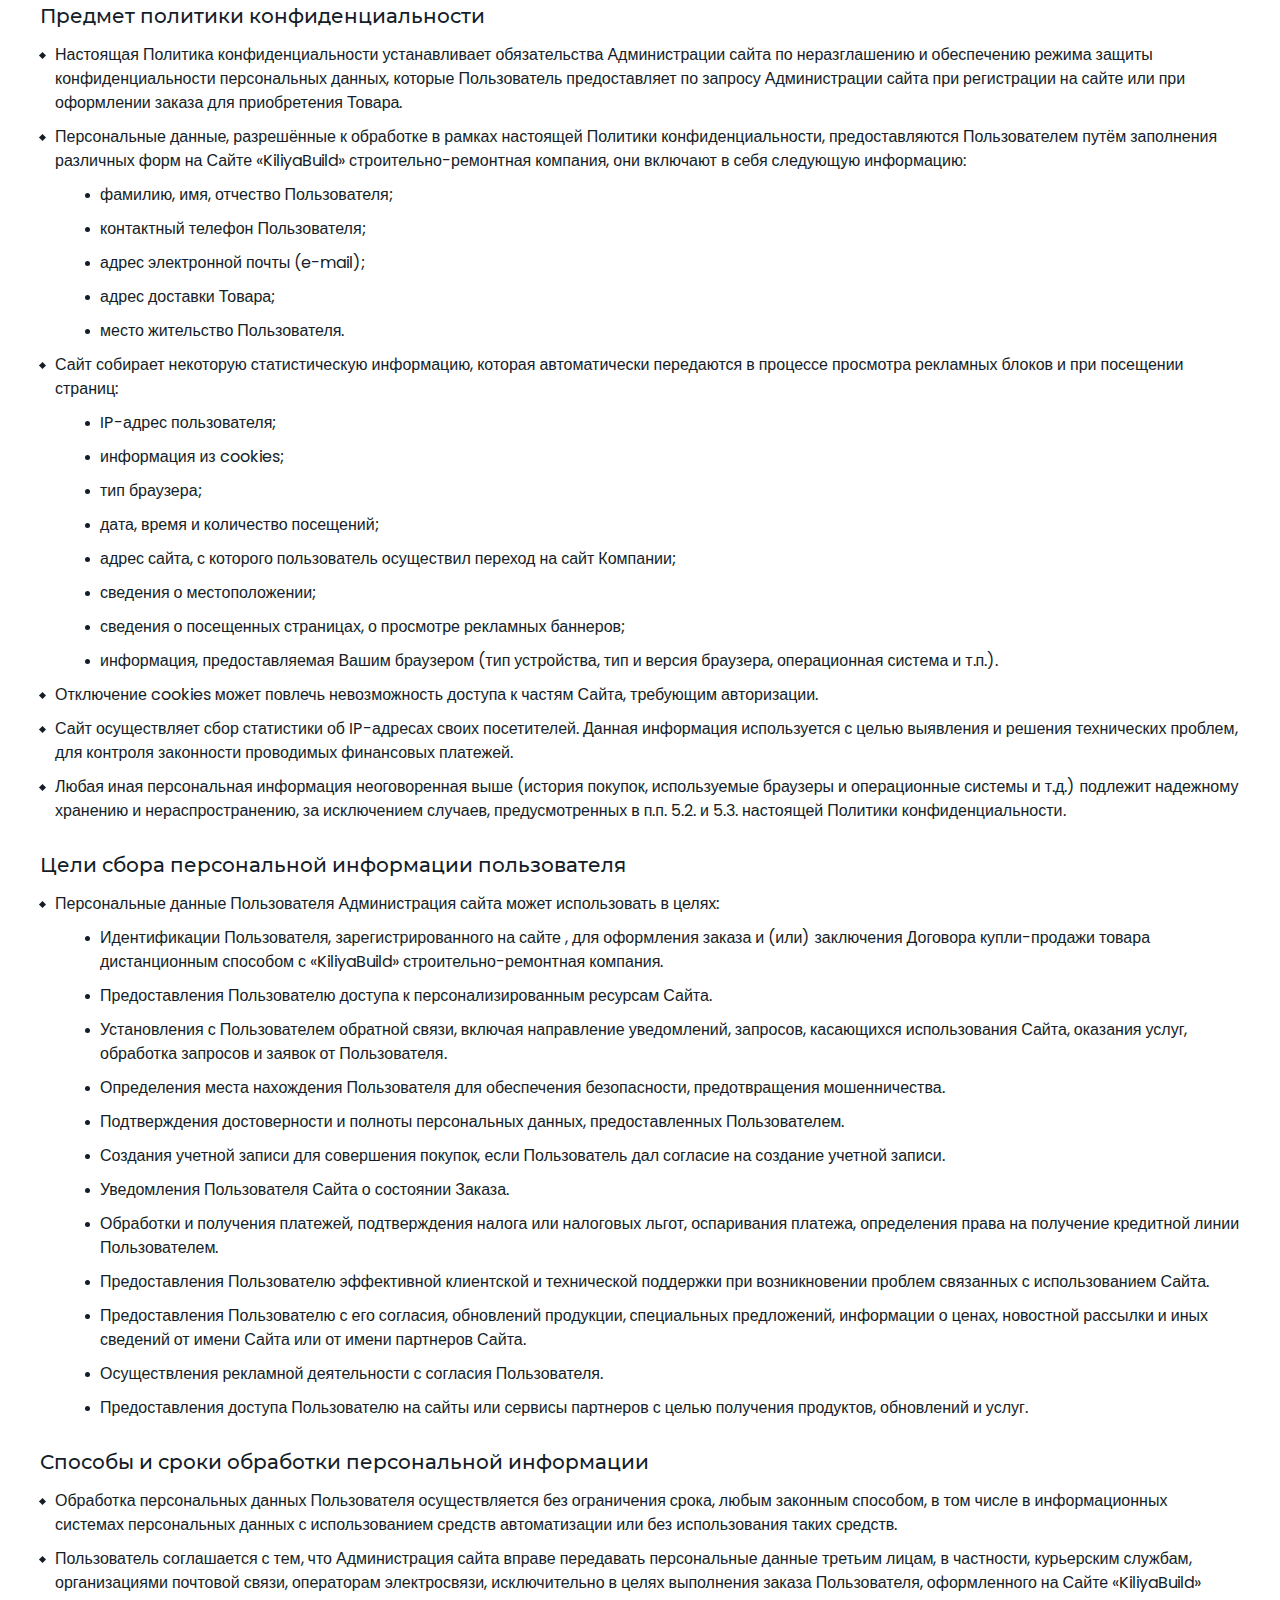
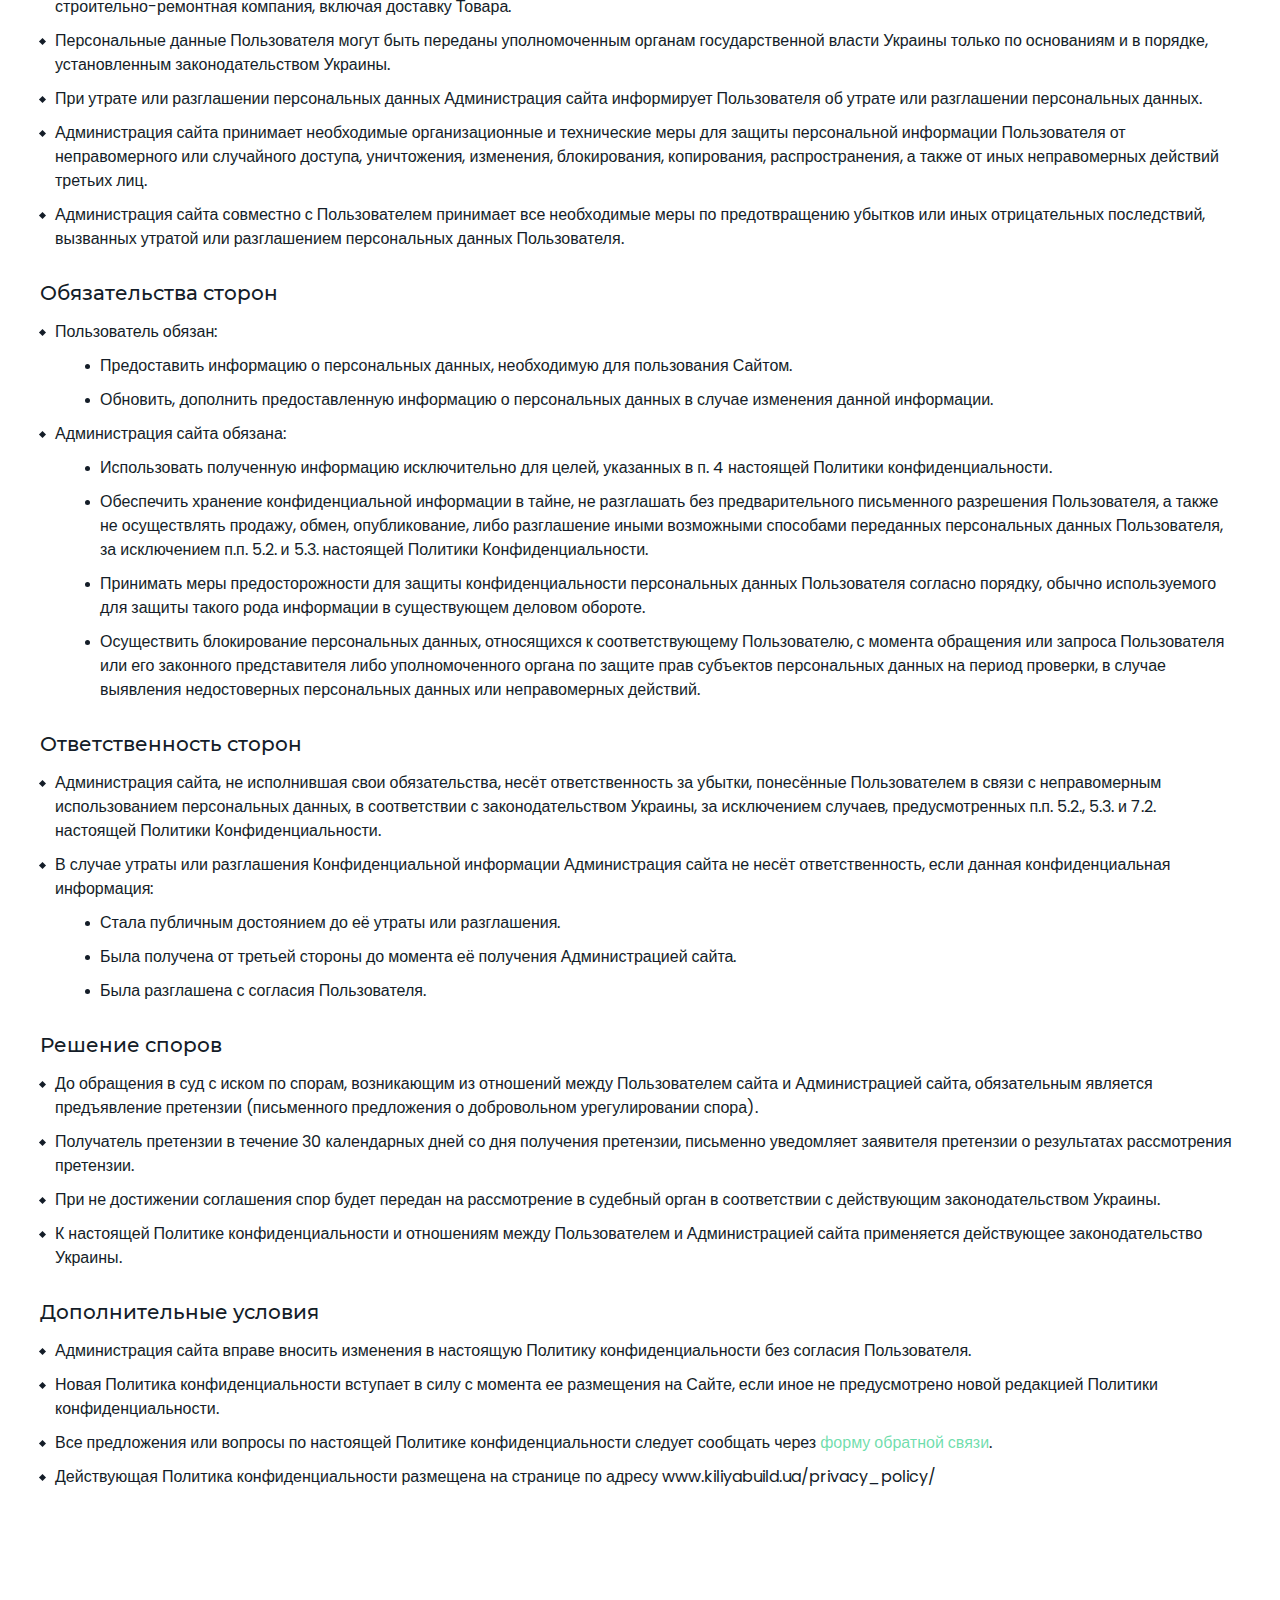
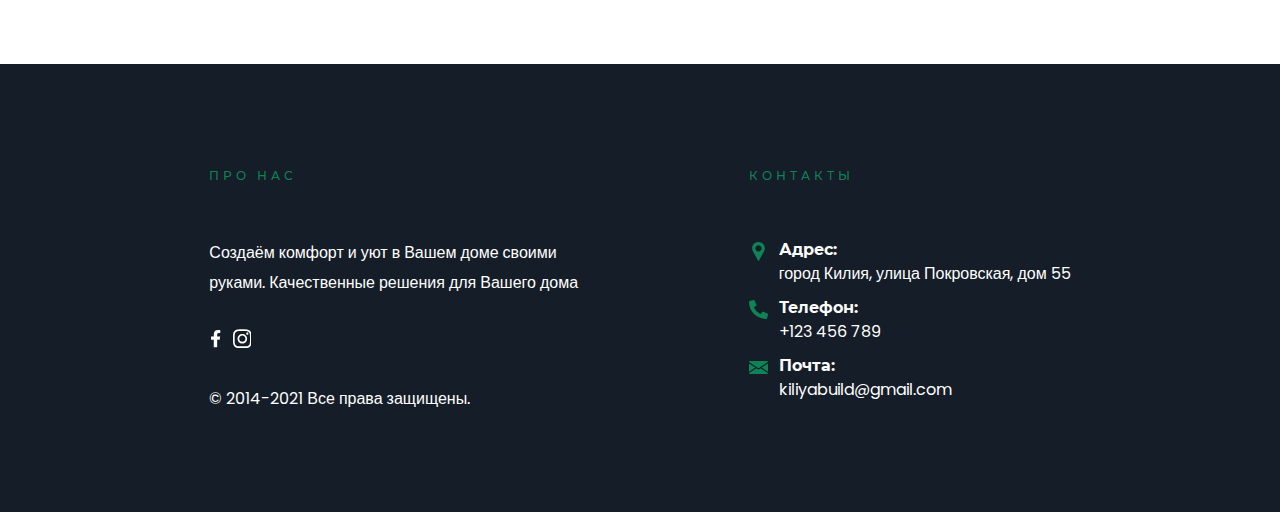
<file: privacy.html>
<!DOCTYPE html>
<html lang="ru">

<head>
    <meta charset="UTF-8">
    <meta name="viewport" content="width=device-width, initial-scale=1.0">
    <title>KiliyaBuild</title>
    <link rel="stylesheet" href="css/style.min.css">
</head>

<body>
    <header class="header">
        <div class="header-top">
            <div class="container">
                <div class="header-top__inner">
                    <div class="header-top__phone">
                        <img class="header-top__img" src="images/icons/phone-icon.svg" alt="">
                        <a class="header-top__number" href="tel:+123456782">+123 456 782</a>
                    </div>
                    <div class="header-top__social social">
                        <a class="social__link" href="https://www.facebook.com/">
                            <svg xmlns="http://www.w3.org/2000/svg" xmlns:xlink="http://www.w3.org/1999/xlink"
                                width="10pt" height="13pt" viewBox="0 0 10 16" version="1.1">
                                <path fill="#fff"
                                    d="M 8.722656 9 L 9.167969 6.105469 L 6.390625 6.105469 L 6.390625 4.226562 C 6.390625 3.433594 6.777344 2.660156 8.023438 2.660156 L 9.285156 2.660156 L 9.285156 0.195312 C 9.285156 0.195312 8.136719 0 7.042969 0 C 4.753906 0 3.257812 1.386719 3.257812 3.898438 L 3.257812 6.105469 L 0.714844 6.105469 L 0.714844 9 L 3.257812 9 L 3.257812 16 L 6.390625 16 L 6.390625 9 Z M 8.722656 9 " />
                            </svg>
                        </a>
                        <a class="social__link" href="https://www.instagram.com/">
                            <svg xmlns="http://www.w3.org/2000/svg" xmlns:xlink="http://www.w3.org/1999/xlink"
                                width="14pt" height="16pt" viewBox="0 0 14 16" version="1.1">
                                <path fill="#fff"
                                    d="M 7.003906 4.40625 C 5.015625 4.40625 3.414062 6.007812 3.414062 7.996094 C 3.414062 9.984375 5.015625 11.585938 7.003906 11.585938 C 8.992188 11.585938 10.59375 9.984375 10.59375 7.996094 C 10.59375 6.007812 8.992188 4.40625 7.003906 4.40625 Z M 7.003906 10.332031 C 5.71875 10.332031 4.667969 9.285156 4.667969 7.996094 C 4.667969 6.710938 5.714844 5.664062 7.003906 5.664062 C 8.289062 5.664062 9.335938 6.710938 9.335938 7.996094 C 9.335938 9.285156 8.289062 10.332031 7.003906 10.332031 Z M 11.578125 4.257812 C 11.578125 4.726562 11.203125 5.097656 10.742188 5.097656 C 10.273438 5.097656 9.902344 4.722656 9.902344 4.257812 C 9.902344 3.796875 10.277344 3.421875 10.742188 3.421875 C 11.203125 3.421875 11.578125 3.796875 11.578125 4.257812 Z M 13.957031 5.109375 C 13.902344 3.988281 13.648438 2.992188 12.824219 2.175781 C 12.007812 1.355469 11.011719 1.101562 9.890625 1.042969 C 8.734375 0.976562 5.269531 0.976562 4.113281 1.042969 C 2.992188 1.097656 2 1.351562 1.179688 2.171875 C 0.355469 2.992188 0.101562 3.984375 0.046875 5.105469 C -0.0195312 6.261719 -0.0195312 9.726562 0.046875 10.882812 C 0.101562 12.007812 0.355469 13 1.179688 13.820312 C 2 14.636719 2.992188 14.894531 4.113281 14.949219 C 5.269531 15.015625 8.734375 15.015625 9.890625 14.949219 C 11.011719 14.898438 12.007812 14.640625 12.824219 13.820312 C 13.644531 13 13.898438 12.007812 13.957031 10.882812 C 14.023438 9.726562 14.023438 6.265625 13.957031 5.109375 Z M 12.460938 12.125 C 12.21875 12.738281 11.746094 13.210938 11.132812 13.457031 C 10.210938 13.820312 8.023438 13.738281 7.003906 13.738281 C 5.984375 13.738281 3.792969 13.820312 2.875 13.457031 C 2.261719 13.210938 1.789062 12.742188 1.542969 12.125 C 1.179688 11.203125 1.261719 9.015625 1.261719 7.996094 C 1.261719 6.976562 1.179688 4.789062 1.542969 3.867188 C 1.789062 3.257812 2.257812 2.785156 2.875 2.539062 C 3.796875 2.171875 5.984375 2.257812 7.003906 2.257812 C 8.023438 2.257812 10.210938 2.175781 11.132812 2.539062 C 11.742188 2.78125 12.214844 3.253906 12.460938 3.867188 C 12.828125 4.789062 12.742188 6.976562 12.742188 7.996094 C 12.742188 9.015625 12.828125 11.207031 12.460938 12.125 Z M 12.460938 12.125 " />
                            </svg>
                        </a>
                    </div>
                </div>
            </div>
        </div>
        <div class="header-bottom">
            <div class="container">
                <div class="header-bottom__inner">
                    <a class="logo" href="index.html">
                        <img class="logo__img" src="images/icons/logo.png" alt="">
                    </a>
                    <nav class="menu">
                        <div class="menu__icon">
                            <span></span>
                        </div>
                        <ul class="menu__list">
                            <li class="menu__item">
                                <a class="menu__link" href="index.html">
                                    Главная
                                </a>
                            </li>
                            <li class="menu__item">
                                <a class="menu__link" href="services.html">
                                    Услуги
                                </a>
                            </li>
                            <li class="menu__item">
                                <a class="menu__link menu__link--active" href="how-we-work.html">
                                    Как мы работаем
                                </a>
                            </li>
                            <li class="menu__item">
                                <a class="menu__link" href="portfolio.html">
                                    Наши работы
                                </a>
                            </li>
                            <li class="menu__item">
                                <a class="menu__link" href="contactus.html">
                                    Связаться
                                </a>
                            </li>
                        </ul>
                    </nav>
                </div>
            </div>
        </div>
        <div class="breadcrumbs">
            <div class="breadcrumbs__bg"></div>
            <div class="container">
                <div class="breadcrumbs__inner">
                    <h1 class="breadcrumbs__title title">
                        Политика конфиденциальности
                    </h1>
                    <ul class="breadcrumbs__list">
                        <li class="breadcrumbs__item">
                            <a href="#" class="breadcrumbs__link">Главная</a>
                        </li>
                        <li class="breadcrumbs__item">
                            <a href="#" class="breadcrumbs__link">Политика конфиденциальности</a>
                        </li>
                    </ul>
                </div>
            </div>
        </div>
    </header>
    <main class="main">
        <div class="scroll-top">
            <a href="#" class="scroll-top__link scroll-top__link--hover"></a>
        </div>
        <section class="privacy">
            <div class="container">
                <div class="privacy__inner">
                    <p class="privacy__info">Настоящая Политика конфиденциальности персональных данных (далее – Политика
                        конфиденциальности) действует в отношении всей информации, которую сайт «KiliyaBuild» ,
                        расположенный на доменном имени www.kiliyabuild.ua, может получить о Пользователе во время
                        использования сайта.
                    </p>
                    <h3 class="privacy__title">Определение терминов</h3>
                    <ul class="privacy__list">
                        <li class="privacy__item">
                            «Администрация сайта (далее – Администрация сайта) » – уполномоченные сотрудники на
                            управления сайтом, действующие от имени Название организации, которые организуют и (или)
                            осуществляет обработку персональных данных, а также определяет цели обработки персональных
                            данных, состав персональных данных, подлежащих обработке, действия (операции), совершаемые с
                            персональными данными.
                        </li>
                        <li class="privacy__item">
                            «Персональные данные» - любая информация, относящаяся к прямо или косвенно определенному или
                            определяемому физическому лицу (субъекту персональных данных).
                        </li>
                        <li class="privacy__item">
                            «Обработка персональных данных» - любое действие (операция) или совокупность действий
                            (операций), совершаемых с использованием средств автоматизации или без использования таких
                            средств с персональными данными, включая сбор, запись, систематизацию, накопление, хранение,
                            уточнение (обновление, изменение), извлечение, использование, передачу (распространение,
                            предоставление, доступ), обезличивание, блокирование, удаление, уничтожение персональных
                            данных.
                        </li>
                        <li class="privacy__item">
                            «Конфиденциальность персональных данных» - обязательное для соблюдения Оператором или иным
                            получившим доступ к персональным данным лицом требование не допускать их распространения без
                            согласия субъекта персональных данных или наличия иного законного основания.
                        </li>
                        <li class="privacy__item">
                            «Пользователь сайта (далее - Пользователь)» – лицо, имеющее доступ к Сайту, посредством сети
                            Интернет и использующее Сайт.
                        </li>
                        <li class="privacy__item">
                            «Cookies» — небольшой фрагмент данных, отправленный веб-сервером и хранимый на компьютере
                            пользователя, который веб-клиент или веб-браузер каждый раз пересылает веб-серверу в
                            HTTP-запросе при попытке открыть страницу соответствующего сайта.
                        </li>
                        <li class="privacy__item">
                            «IP-адрес» — уникальный сетевой адрес узла в компьютерной сети, построенной по протоколу IP.
                        </li>
                    </ul>
                    <h3 class="privacy__title">Общие положения</h3>
                    <ul class="privacy__list">
                        <li class="privacy__item">
                            Использование Пользователем сайта означает согласие с настоящей Политикой конфиденциальности
                            и условиями обработки персональных данных Пользователя.
                        </li>
                        <li class="privacy__item">
                            В случае несогласия с условиями Политики конфиденциальности Пользователь должен прекратить
                            использование сайта.
                        </li>
                        <li class="privacy__item">
                            Настоящая Политика конфиденциальности применяется только к сайту «KiliyaBuild»
                            строительно-ремонтная компания. Сайт не контролирует и не несет ответственность за сайты
                            третьих лиц, на которые Пользователь может перейти по ссылкам, доступным на сайте.
                        </li>
                        <li class="privacy__item">
                            Администрация сайта не проверяет достоверность персональных данных, предоставляемых
                            Пользователем сайта.
                        </li>
                    </ul>
                    <h3 class="privacy__title">Предмет политики конфиденциальности</h3>
                    <ul class="privacy__list">
                        <li class="privacy__item">
                            Настоящая Политика конфиденциальности устанавливает обязательства Администрации сайта по
                            неразглашению и обеспечению режима защиты конфиденциальности персональных данных, которые
                            Пользователь предоставляет по запросу Администрации сайта при регистрации на сайте или при
                            оформлении заказа для приобретения Товара.
                        </li>
                        <li class="privacy__item">
                            Персональные данные, разрешённые к обработке в рамках настоящей Политики конфиденциальности,
                            предоставляются Пользователем путём заполнения различных форм на Сайте «KiliyaBuild»
                            строительно-ремонтная компания, они включают в себя следующую информацию:
                            <ul class="privacy__sublist">
                                <li class="privacy__subitem">
                                    фамилию, имя, отчество Пользователя;
                                </li>
                                <li class="privacy__subitem">
                                    контактный телефон Пользователя;
                                </li>
                                <li class="privacy__subitem">
                                    адрес электронной почты (e-mail);
                                </li>
                                <li class="privacy__subitem">
                                    адрес доставки Товара;
                                </li>
                                <li class="privacy__subitem">
                                    место жительство Пользователя.
                                </li>
                            </ul>
                        </li>
                        <li class="privacy__item">
                            Сайт собирает некоторую статистическую информацию, которая автоматически передаются в
                            процессе просмотра рекламных блоков и при посещении страниц:
                            <ul class="privacy__sublist">
                                <li class="privacy__subitem">
                                    IP-адрес пользователя;
                                </li>
                                <li class="privacy__subitem">
                                    информация из cookies;
                                </li>
                                <li class="privacy__subitem">
                                    тип браузера;
                                </li>
                                <li class="privacy__subitem">
                                    дата, время и количество посещений;
                                </li>
                                <li class="privacy__subitem">
                                    адрес сайта, с которого пользователь осуществил переход на сайт Компании;
                                </li>
                                <li class="privacy__subitem">
                                    сведения о местоположении;
                                </li>
                                <li class="privacy__subitem">
                                    сведения о посещенных страницах, о просмотре рекламных баннеров;
                                </li>
                                <li class="privacy__subitem">
                                    информация, предоставляемая Вашим браузером (тип устройства, тип и версия браузера, операционная система и т.п.).
                                </li>
                            </ul>
                        </li>
                        <li class="privacy__item">
                            Отключение cookies может повлечь невозможность доступа к частям Сайта, требующим авторизации.
                        </li>
                        <li class="privacy__item">
                            Сайт осуществляет сбор статистики об IP-адресах своих посетителей. Данная информация используется с целью выявления и решения технических проблем, для контроля законности проводимых финансовых платежей.
                        </li>
                        <li class="privacy__item">
                            Любая иная персональная информация неоговоренная выше (история покупок, используемые браузеры и операционные системы и т.д.) подлежит надежному хранению и нераспространению, за исключением случаев, предусмотренных в п.п. 5.2. и 5.3. настоящей Политики конфиденциальности.
                        </li>
                    </ul>
                    <h3 class="privacy__title">Цели сбора персональной информации пользователя</h3>
                    <ul class="privacy__list">
                        <li class="privacy__item">
                            Персональные данные Пользователя Администрация сайта может использовать в целях:
                            <ul class="privacy__sublist">
                                <li class="privacy__subitem">
                                    Идентификации Пользователя, зарегистрированного на сайте , для оформления заказа и (или) заключения Договора купли-продажи товара дистанционным способом с «KiliyaBuild» строительно-ремонтная компания.
                                </li>
                                <li class="privacy__subitem">
                                    Предоставления Пользователю доступа к персонализированным ресурсам Сайта.
                                </li>
                                <li class="privacy__subitem">
                                    Установления с Пользователем обратной связи, включая направление уведомлений, запросов, касающихся использования Сайта, оказания услуг, обработка запросов и заявок от Пользователя.
                                </li>
                                <li class="privacy__subitem">
                                    Определения места нахождения Пользователя для обеспечения безопасности, предотвращения мошенничества.
                                </li>
                                <li class="privacy__subitem">
                                    Подтверждения достоверности и полноты персональных данных, предоставленных Пользователем.
                                </li>
                                <li class="privacy__subitem">
                                    Создания учетной записи для совершения покупок, если Пользователь дал согласие на создание учетной записи.
                                </li>
                                <li class="privacy__subitem">
                                    Уведомления Пользователя Сайта о состоянии Заказа.
                                </li>
                                <li class="privacy__subitem">
                                    Обработки и получения платежей, подтверждения налога или налоговых льгот, оспаривания платежа, определения права на получение кредитной линии Пользователем.
                                </li>
                                <li class="privacy__subitem">
                                    Предоставления Пользователю эффективной клиентской и технической поддержки при возникновении проблем связанных с использованием Сайта.
                                </li>
                                <li class="privacy__subitem">
                                    Предоставления Пользователю с его согласия, обновлений продукции, специальных предложений, информации о ценах, новостной рассылки и иных сведений от имени Сайта или от имени партнеров Сайта.
                                </li>
                                <li class="privacy__subitem">
                                    Осуществления рекламной деятельности с согласия Пользователя.
                                </li>
                                <li class="privacy__subitem">
                                    Предоставления доступа Пользователю на сайты или сервисы партнеров с целью получения продуктов, обновлений и услуг.
                                </li>
                            </ul>
                        </li>
                    </ul>
                    <h3 class="privacy__title">Способы и сроки обработки персональной информации</h3>
                    <ul class="privacy__list">
                        <li class="privacy__item">
                            Обработка персональных данных Пользователя осуществляется без ограничения срока, любым законным способом, в том числе в информационных системах персональных данных с использованием средств автоматизации или без использования таких средств.
                        </li>
                        <li class="privacy__item">
                            Пользователь соглашается с тем, что Администрация сайта вправе передавать персональные данные третьим лицам, в частности, курьерским службам, организациями почтовой связи, операторам электросвязи, исключительно в целях выполнения заказа Пользователя, оформленного на Сайте «KiliyaBuild» строительно-ремонтная компания, включая доставку Товара.
                        </li>
                        <li class="privacy__item">
                            Персональные данные Пользователя могут быть переданы уполномоченным органам государственной власти Украины только по основаниям и в порядке, установленным законодательством Украины.
                        </li>
                        <li class="privacy__item">
                            При утрате или разглашении персональных данных Администрация сайта информирует Пользователя об утрате или разглашении персональных данных.
                        </li>
                        <li class="privacy__item">
                            Администрация сайта принимает необходимые организационные и технические меры для защиты персональной информации Пользователя от неправомерного или случайного доступа, уничтожения, изменения, блокирования, копирования, распространения, а также от иных неправомерных действий третьих лиц.
                        </li>
                        <li class="privacy__item">
                            Администрация сайта совместно с Пользователем принимает все необходимые меры по предотвращению убытков или иных отрицательных последствий, вызванных утратой или разглашением персональных данных Пользователя.
                        </li>
                    </ul>
                    <h3 class="privacy__title">Обязательства сторон</h3>
                    <ul class="privacy__list">
                        <li class="privacy__item">
                            Пользователь обязан:
                            <ul class="privacy__sublist">
                                <li class="privacy__subitem">
                                    Предоставить информацию о персональных данных, необходимую для пользования Сайтом.
                                </li>
                                <li class="privacy__subitem">
                                    Обновить, дополнить предоставленную информацию о персональных данных в случае изменения данной информации.
                                </li>
                            </ul>
                        </li>
                        <li class="privacy__item">
                            Администрация сайта обязана:
                            <ul class="privacy__sublist">
                                <li class="privacy__subitem">
                                    Использовать полученную информацию исключительно для целей, указанных в п. 4 настоящей Политики конфиденциальности.
                                </li>
                                <li class="privacy__subitem">
                                    Обеспечить хранение конфиденциальной информации в тайне, не разглашать без предварительного письменного разрешения Пользователя, а также не осуществлять продажу, обмен, опубликование, либо разглашение иными возможными способами переданных персональных данных Пользователя, за исключением п.п. 5.2. и 5.3. настоящей Политики Конфиденциальности.
                                </li>
                                <li class="privacy__subitem">
                                    Принимать меры предосторожности для защиты конфиденциальности персональных данных Пользователя согласно порядку, обычно используемого для защиты такого рода информации в существующем деловом обороте.
                                </li>
                                <li class="privacy__subitem">
                                    Осуществить блокирование персональных данных, относящихся к соответствующему Пользователю, с момента обращения или запроса Пользователя или его законного представителя либо уполномоченного органа по защите прав субъектов персональных данных на период проверки, в случае выявления недостоверных персональных данных или неправомерных действий.
                                </li>
                            </ul>
                        </li>
                    </ul>
                    <h3 class="privacy__title">Ответственность сторон</h3>
                    <ul class="privacy__list">
                        <li class="privacy__item">
                            Администрация сайта, не исполнившая свои обязательства, несёт ответственность за убытки, понесённые Пользователем в связи с неправомерным использованием персональных данных, в соответствии с законодательством Украины, за исключением случаев, предусмотренных п.п. 5.2., 5.3. и 7.2. настоящей Политики Конфиденциальности.
                        </li>
                        <li class="privacy__item">
                            В случае утраты или разглашения Конфиденциальной информации Администрация сайта не несёт ответственность, если данная конфиденциальная информация:
                            <ul class="privacy__sublist">
                                <li class="privacy__subitem">
                                    Стала публичным достоянием до её утраты или разглашения.
                                </li>
                                <li class="privacy__subitem">
                                    Была получена от третьей стороны до момента её получения Администрацией сайта.
                                </li>
                                <li class="privacy__subitem">
                                    Была разглашена с согласия Пользователя.
                                </li>
                            </ul>
                        </li>
                    </ul>
                    <h3 class="privacy__title">Решение споров</h3>
                    <ul class="privacy__list">
                        <li class="privacy__item">
                            До обращения в суд с иском по спорам, возникающим из отношений между Пользователем сайта и Администрацией сайта, обязательным является предъявление претензии (письменного предложения о добровольном урегулировании спора).
                        </li>
                        <li class="privacy__item">
                            Получатель претензии в течение 30 календарных дней со дня получения претензии, письменно уведомляет заявителя претензии о результатах рассмотрения претензии.
                        </li>
                        <li class="privacy__item">
                            При не достижении соглашения спор будет передан на рассмотрение в судебный орган в соответствии с действующим законодательством Украины.
                        </li>
                        <li class="privacy__item">
                            К настоящей Политике конфиденциальности и отношениям между Пользователем и Администрацией сайта применяется действующее законодательство Украины.
                        </li>
                    </ul>
                    <h3 class="privacy__title">Дополнительные условия</h3>
                    <ul class="privacy__list">
                        <li class="privacy__item">
                            Администрация сайта вправе вносить изменения в настоящую Политику конфиденциальности без согласия Пользователя.
                        </li>
                        <li class="privacy__item">
                            Новая Политика конфиденциальности вступает в силу с момента ее размещения на Сайте, если иное не предусмотрено новой редакцией Политики конфиденциальности.
                        </li>
                        <li class="privacy__item">
                            Все предложения или вопросы по настоящей Политике конфиденциальности следует сообщать через <a class="privacy__link"  href="#">форму обратной связи</a>.
                        </li>
                        <li class="privacy__item">
                            Действующая Политика конфиденциальности размещена на странице по адресу www.kiliyabuild.ua/privacy_policy/
                        </li>
                    </ul>
                </div>
            </div>
        </section>
    </main>
    <footer class="footer">
        <div class="container">
            <div class="footer__inner">
                <div class="footer__info">
                    <h5 class="footer__title">Про нас</h5>
                    <p class="footer__text">Создаём комфорт и уют в Вашем доме своими руками. Качественные решения для
                        Вашего дома</p>
                    <div class="footer__social social">
                        <a class="social__link" href="https://www.facebook.com/">
                            <svg xmlns="http://www.w3.org/2000/svg" xmlns:xlink="http://www.w3.org/1999/xlink"
                                width="10pt" height="13pt" viewBox="0 0 10 16" version="1.1">
                                <path fill="#fff"
                                    d="M 8.722656 9 L 9.167969 6.105469 L 6.390625 6.105469 L 6.390625 4.226562 C 6.390625 3.433594 6.777344 2.660156 8.023438 2.660156 L 9.285156 2.660156 L 9.285156 0.195312 C 9.285156 0.195312 8.136719 0 7.042969 0 C 4.753906 0 3.257812 1.386719 3.257812 3.898438 L 3.257812 6.105469 L 0.714844 6.105469 L 0.714844 9 L 3.257812 9 L 3.257812 16 L 6.390625 16 L 6.390625 9 Z M 8.722656 9 " />
                            </svg>
                        </a>
                        <a class="social__link" href="https://www.instagram.com/">
                            <svg xmlns="http://www.w3.org/2000/svg" xmlns:xlink="http://www.w3.org/1999/xlink"
                                width="14pt" height="16pt" viewBox="0 0 14 16" version="1.1">
                                <path fill="#fff"
                                    d="M 7.003906 4.40625 C 5.015625 4.40625 3.414062 6.007812 3.414062 7.996094 C 3.414062 9.984375 5.015625 11.585938 7.003906 11.585938 C 8.992188 11.585938 10.59375 9.984375 10.59375 7.996094 C 10.59375 6.007812 8.992188 4.40625 7.003906 4.40625 Z M 7.003906 10.332031 C 5.71875 10.332031 4.667969 9.285156 4.667969 7.996094 C 4.667969 6.710938 5.714844 5.664062 7.003906 5.664062 C 8.289062 5.664062 9.335938 6.710938 9.335938 7.996094 C 9.335938 9.285156 8.289062 10.332031 7.003906 10.332031 Z M 11.578125 4.257812 C 11.578125 4.726562 11.203125 5.097656 10.742188 5.097656 C 10.273438 5.097656 9.902344 4.722656 9.902344 4.257812 C 9.902344 3.796875 10.277344 3.421875 10.742188 3.421875 C 11.203125 3.421875 11.578125 3.796875 11.578125 4.257812 Z M 13.957031 5.109375 C 13.902344 3.988281 13.648438 2.992188 12.824219 2.175781 C 12.007812 1.355469 11.011719 1.101562 9.890625 1.042969 C 8.734375 0.976562 5.269531 0.976562 4.113281 1.042969 C 2.992188 1.097656 2 1.351562 1.179688 2.171875 C 0.355469 2.992188 0.101562 3.984375 0.046875 5.105469 C -0.0195312 6.261719 -0.0195312 9.726562 0.046875 10.882812 C 0.101562 12.007812 0.355469 13 1.179688 13.820312 C 2 14.636719 2.992188 14.894531 4.113281 14.949219 C 5.269531 15.015625 8.734375 15.015625 9.890625 14.949219 C 11.011719 14.898438 12.007812 14.640625 12.824219 13.820312 C 13.644531 13 13.898438 12.007812 13.957031 10.882812 C 14.023438 9.726562 14.023438 6.265625 13.957031 5.109375 Z M 12.460938 12.125 C 12.21875 12.738281 11.746094 13.210938 11.132812 13.457031 C 10.210938 13.820312 8.023438 13.738281 7.003906 13.738281 C 5.984375 13.738281 3.792969 13.820312 2.875 13.457031 C 2.261719 13.210938 1.789062 12.742188 1.542969 12.125 C 1.179688 11.203125 1.261719 9.015625 1.261719 7.996094 C 1.261719 6.976562 1.179688 4.789062 1.542969 3.867188 C 1.789062 3.257812 2.257812 2.785156 2.875 2.539062 C 3.796875 2.171875 5.984375 2.257812 7.003906 2.257812 C 8.023438 2.257812 10.210938 2.175781 11.132812 2.539062 C 11.742188 2.78125 12.214844 3.253906 12.460938 3.867188 C 12.828125 4.789062 12.742188 6.976562 12.742188 7.996094 C 12.742188 9.015625 12.828125 11.207031 12.460938 12.125 Z M 12.460938 12.125 " />
                            </svg>
                        </a>
                    </div>
                    <div class="footer__copy">
                        © 2014-2021 Все права защищены.
                    </div>
                </div>
                <div class="footer__contact">
                    <h5 class="footer__title">Контакты</h5>
                    <ul class="footer__list">
                        <li class="footer__item footer__address">
                            <p class="footer__item-title">Адрес:</p>
                            <p class="footer__item-text">город Килия, улица Покровская, дом 55</p>
                        </li>
                        <li class="footer__item footer__phone">
                            <p class="footer__item-title">Телефон:</p>
                            <a class="footer__item-link" href="tel: +123456789">+123 456 789</a>
                        </li>
                        <li class="footer__item footer__mail">
                            <p class="footer__item-title">Почта:</p>
                            <a class="footer__item-link" href="mailto:kiliyabuild@gmail.com">kiliyabuild@gmail.com</a>
                        </li>
                    </ul>
                </div>
            </div>
        </div>
    </footer>

    <script src="js/main.min.js"></script>
</body>

</html>
</file>
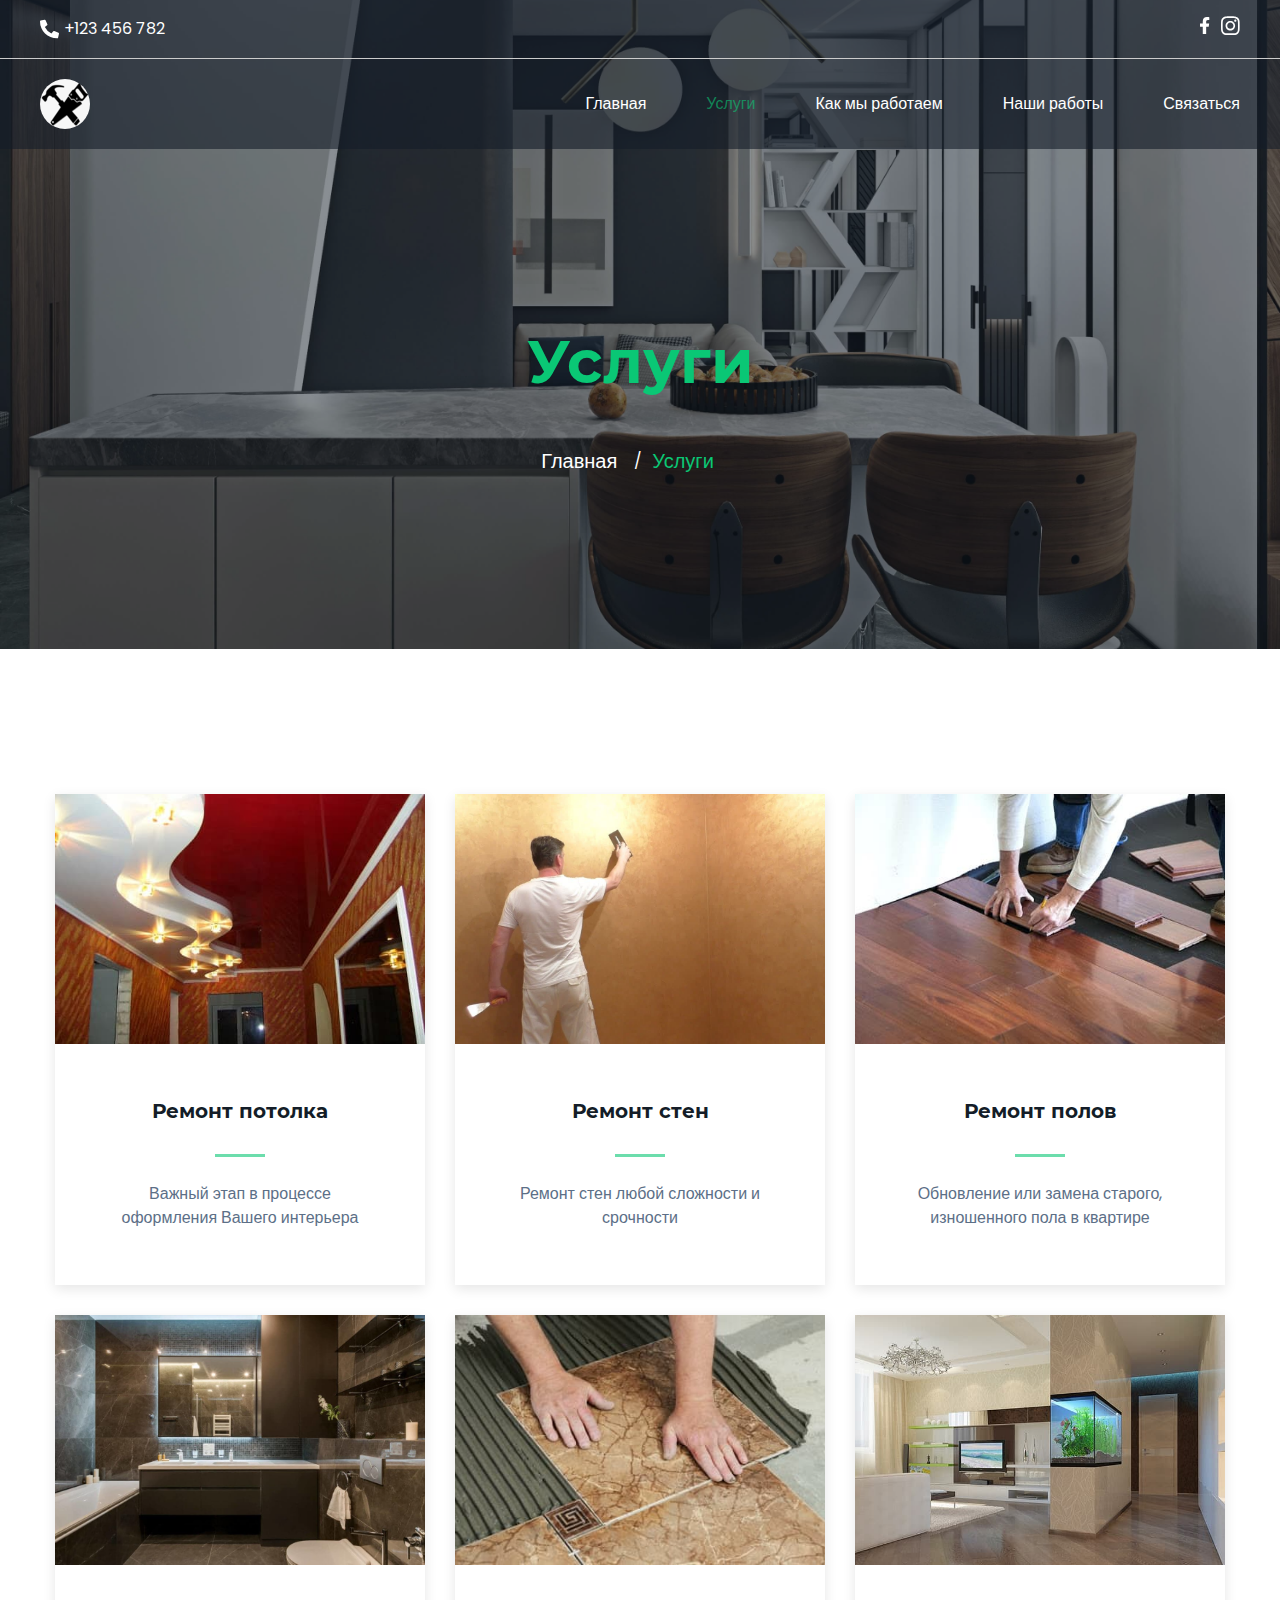
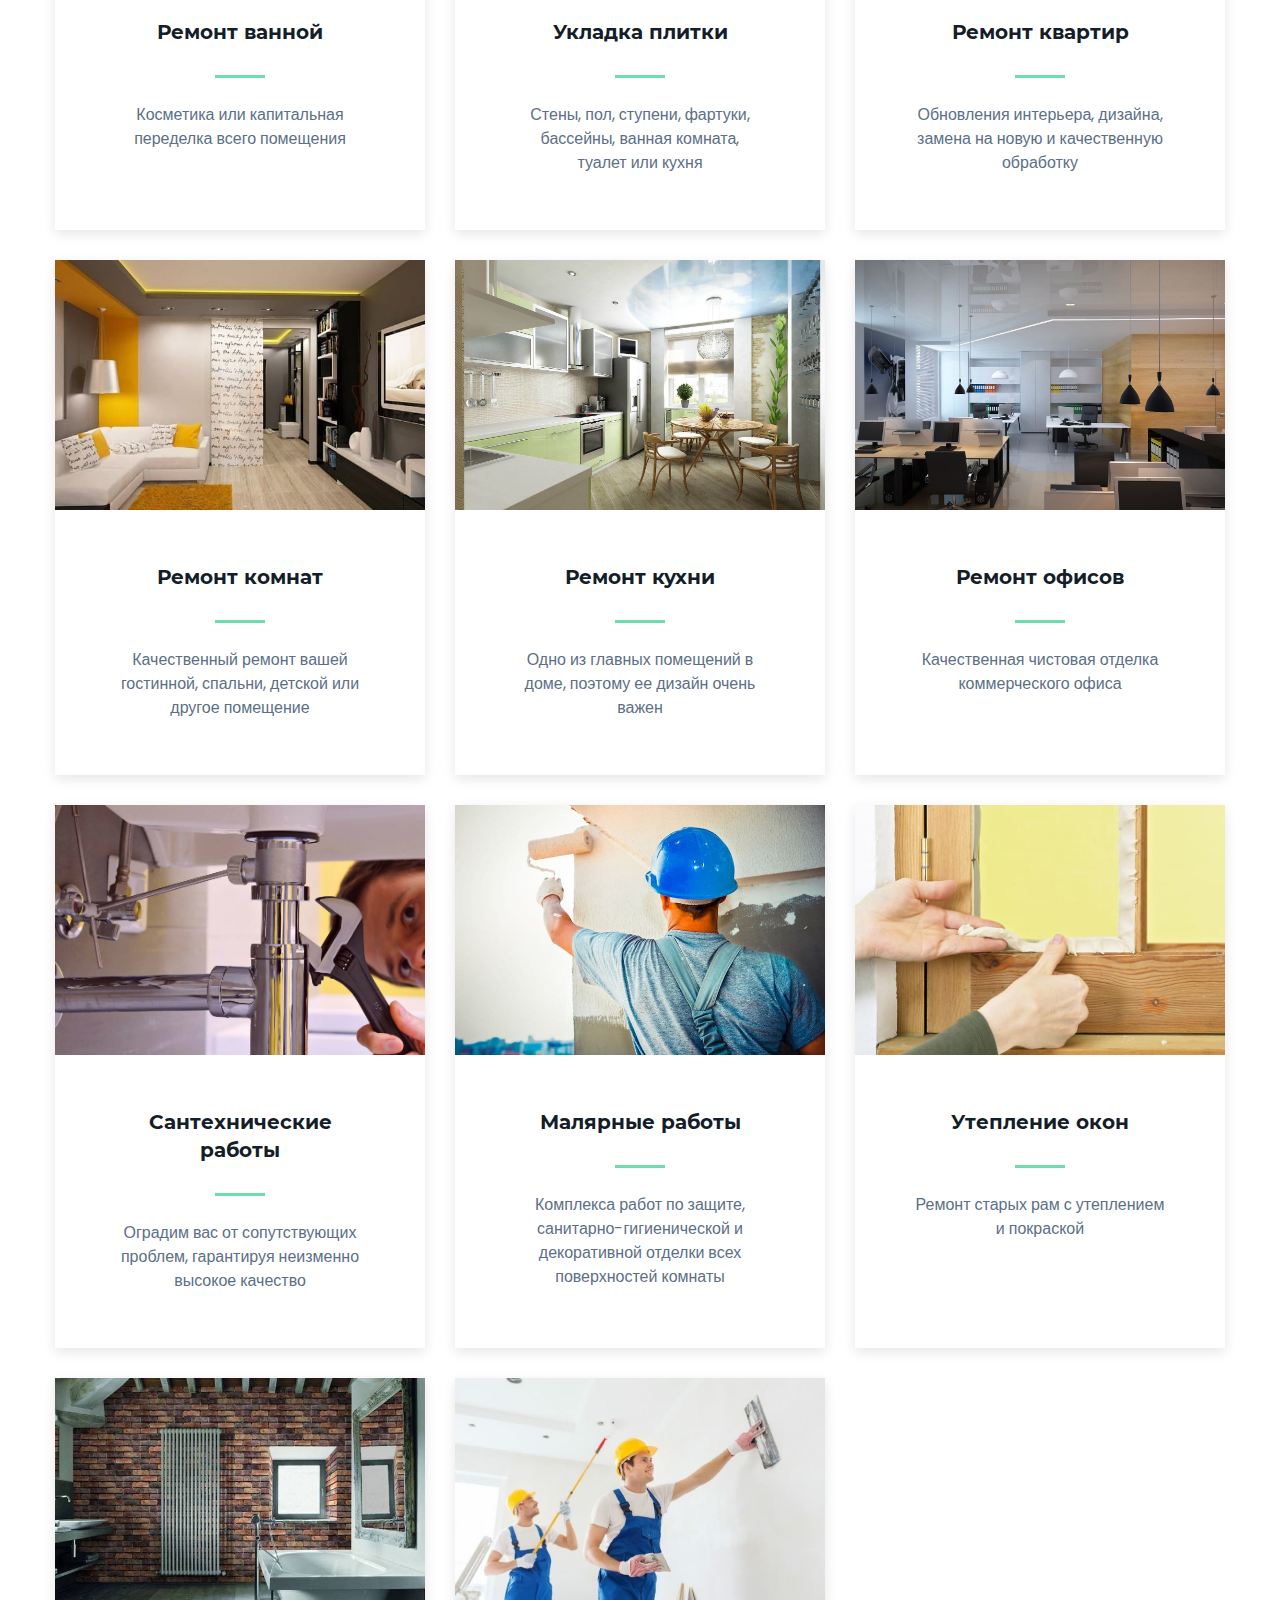
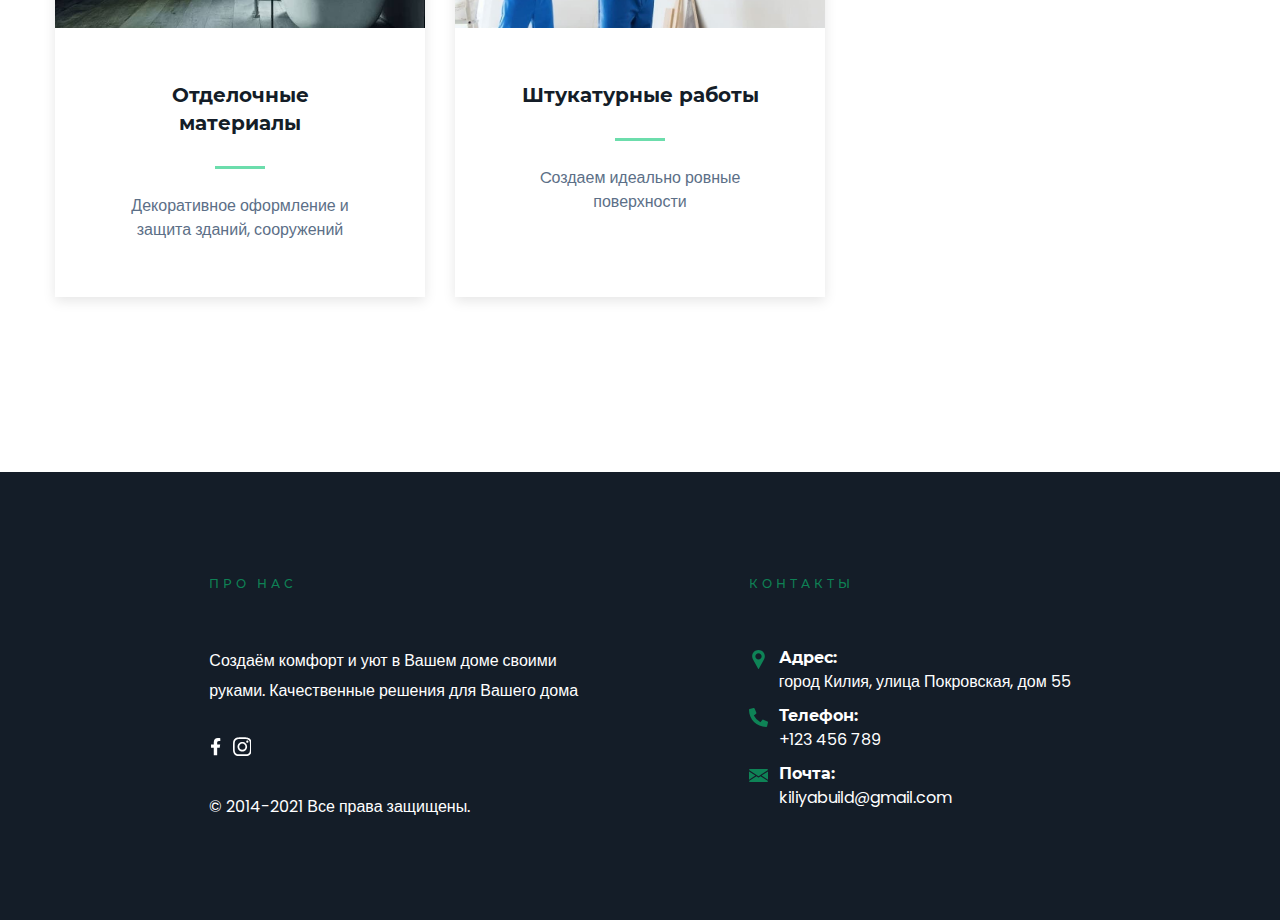
<file: services.html>
<!DOCTYPE html>
<html lang="ru">

<head>
    <meta charset="UTF-8">
    <meta name="viewport" content="width=device-width, initial-scale=1.0">
    <title>KiliyaBuild</title>
    <link rel="stylesheet" href="css/style.min.css">
</head>

<body>
    <header class="header">
        <div class="header-top">
            <div class="container">
                <div class="header-top__inner">
                    <div class="header-top__phone">
                        <img class="header-top__img" src="images/icons/phone-icon.svg" alt="">
                        <a class="header-top__number" href="tel:+123456782">+123 456 782</a>
                    </div>
                    <div class="header-top__social social">
                        <a class="social__link" href="https://www.facebook.com/">
                            <svg xmlns="http://www.w3.org/2000/svg" xmlns:xlink="http://www.w3.org/1999/xlink"
                                width="10pt" height="13pt" viewBox="0 0 10 16" version="1.1">
                                <path fill="#fff"
                                    d="M 8.722656 9 L 9.167969 6.105469 L 6.390625 6.105469 L 6.390625 4.226562 C 6.390625 3.433594 6.777344 2.660156 8.023438 2.660156 L 9.285156 2.660156 L 9.285156 0.195312 C 9.285156 0.195312 8.136719 0 7.042969 0 C 4.753906 0 3.257812 1.386719 3.257812 3.898438 L 3.257812 6.105469 L 0.714844 6.105469 L 0.714844 9 L 3.257812 9 L 3.257812 16 L 6.390625 16 L 6.390625 9 Z M 8.722656 9 " />
                            </svg>
                        </a>
                        <a class="social__link" href="https://www.instagram.com/">
                            <svg xmlns="http://www.w3.org/2000/svg" xmlns:xlink="http://www.w3.org/1999/xlink"
                                width="14pt" height="16pt" viewBox="0 0 14 16" version="1.1">
                                <path fill="#fff"
                                    d="M 7.003906 4.40625 C 5.015625 4.40625 3.414062 6.007812 3.414062 7.996094 C 3.414062 9.984375 5.015625 11.585938 7.003906 11.585938 C 8.992188 11.585938 10.59375 9.984375 10.59375 7.996094 C 10.59375 6.007812 8.992188 4.40625 7.003906 4.40625 Z M 7.003906 10.332031 C 5.71875 10.332031 4.667969 9.285156 4.667969 7.996094 C 4.667969 6.710938 5.714844 5.664062 7.003906 5.664062 C 8.289062 5.664062 9.335938 6.710938 9.335938 7.996094 C 9.335938 9.285156 8.289062 10.332031 7.003906 10.332031 Z M 11.578125 4.257812 C 11.578125 4.726562 11.203125 5.097656 10.742188 5.097656 C 10.273438 5.097656 9.902344 4.722656 9.902344 4.257812 C 9.902344 3.796875 10.277344 3.421875 10.742188 3.421875 C 11.203125 3.421875 11.578125 3.796875 11.578125 4.257812 Z M 13.957031 5.109375 C 13.902344 3.988281 13.648438 2.992188 12.824219 2.175781 C 12.007812 1.355469 11.011719 1.101562 9.890625 1.042969 C 8.734375 0.976562 5.269531 0.976562 4.113281 1.042969 C 2.992188 1.097656 2 1.351562 1.179688 2.171875 C 0.355469 2.992188 0.101562 3.984375 0.046875 5.105469 C -0.0195312 6.261719 -0.0195312 9.726562 0.046875 10.882812 C 0.101562 12.007812 0.355469 13 1.179688 13.820312 C 2 14.636719 2.992188 14.894531 4.113281 14.949219 C 5.269531 15.015625 8.734375 15.015625 9.890625 14.949219 C 11.011719 14.898438 12.007812 14.640625 12.824219 13.820312 C 13.644531 13 13.898438 12.007812 13.957031 10.882812 C 14.023438 9.726562 14.023438 6.265625 13.957031 5.109375 Z M 12.460938 12.125 C 12.21875 12.738281 11.746094 13.210938 11.132812 13.457031 C 10.210938 13.820312 8.023438 13.738281 7.003906 13.738281 C 5.984375 13.738281 3.792969 13.820312 2.875 13.457031 C 2.261719 13.210938 1.789062 12.742188 1.542969 12.125 C 1.179688 11.203125 1.261719 9.015625 1.261719 7.996094 C 1.261719 6.976562 1.179688 4.789062 1.542969 3.867188 C 1.789062 3.257812 2.257812 2.785156 2.875 2.539062 C 3.796875 2.171875 5.984375 2.257812 7.003906 2.257812 C 8.023438 2.257812 10.210938 2.175781 11.132812 2.539062 C 11.742188 2.78125 12.214844 3.253906 12.460938 3.867188 C 12.828125 4.789062 12.742188 6.976562 12.742188 7.996094 C 12.742188 9.015625 12.828125 11.207031 12.460938 12.125 Z M 12.460938 12.125 " />
                            </svg>
                        </a>
                    </div>
                </div>
            </div>
        </div>
        <div class="header-bottom">
            <div class="container">
                <div class="header-bottom__inner">
                    <a class="logo" href="index.html">
                        <img class="logo__img" src="images/icons/logo.png" alt="">
                    </a>
                    <nav class="menu">
                        <div class="menu__icon">
                            <span></span>
                        </div>
                        <ul class="menu__list">
                            <li class="menu__item">
                                <a class="menu__link" href="index.html">
                                    Главная
                                </a>
                            </li>
                            <li class="menu__item">
                                <a class="menu__link menu__link--active" href="services.html">
                                    Услуги
                                </a>
                            </li>
                            <li class="menu__item">
                                <a class="menu__link" href="how-we-work.html">
                                    Как мы работаем
                                </a>
                            </li>
                            <li class="menu__item">
                                <a class="menu__link" href="portfolio.html">
                                    Наши работы
                                </a>
                            </li>
                            <li class="menu__item">
                                <a class="menu__link" href="contactus.html">
                                    Связаться
                                </a>
                            </li>
                        </ul>
                    </nav>
                </div>
            </div>
        </div>
        <div class="breadcrumbs">
            <div class="breadcrumbs__bg"></div>
            <div class="container">
                <div class="breadcrumbs__inner">
                    <h1 class="breadcrumbs__title title">
                        Услуги
                    </h1>
                    <ul class="breadcrumbs__list">
                        <li class="breadcrumbs__item">
                            <a href="#" class="breadcrumbs__link">Главная</a>
                        </li>
                        <li class="breadcrumbs__item">
                            <a href="#" class="breadcrumbs__link">Услуги</a>
                        </li>
                    </ul>
                </div>
            </div>
        </div>
    </header>
    <main class="main">
        <div class="scroll-top">
            <a href="#" class="scroll-top__link scroll-top__link--hover"></a>
        </div>
        <section class="categories">
            <div class="container">
                <div class="categories__inner">
                    <div class="categories__list">
                        <div class="categories__item">
                            <div class="categories__img-box">
                                <img class="categories__img" src="images/preview/1.jpg" alt="Потолок">
                                <a class="categories__img-link" href="ceiling.html">
                                </a>
                            </div>
                            <div class="categories__descr-box">
                                <h6 class="categories__title">
                                    <a class="categories__link" href="ceiling.html">Ремонт потолка</a>
                                </h6>
                                <p class="categories__text">
                                    Важный этап в процессе оформления Вашего интерьера
                                </p>
                            </div>
                        </div>
                        <div class="categories__item">
                            <div class="categories__img-box">
                                <img class="categories__img" src="images/preview/2.jpg" alt="Потолок">
                                <a class="categories__img-link" href="#">
                                </a>
                            </div>
                            <div class="categories__descr-box">
                                <h6 class="categories__title">
                                    <a class="categories__link" href="#">Ремонт стен</a>
                                </h6>
                                <p class="categories__text">
                                    Ремонт стен любой сложности и срочности
                                </p>
                            </div>
                        </div>
                        <div class="categories__item">
                            <div class="categories__img-box">
                                <img class="categories__img" src="images/preview/3.jpg" alt="Потолок">
                                <a class="categories__img-link" href="#">
                                </a>
                            </div>
                            <div class="categories__descr-box">
                                <h6 class="categories__title">
                                    <a class="categories__link" href="#">Ремонт полов</a>
                                </h6>
                                <p class="categories__text">
                                    Обновление или замена старого, изношенного пола в квартире
                                </p>
                            </div>
                        </div>
                        <div class="categories__item">
                            <div class="categories__img-box">
                                <img class="categories__img" src="images/preview/4.jpg" alt="Потолок">
                                <a class="categories__img-link" href="#">
                                </a>
                            </div>
                            <div class="categories__descr-box">
                                <h6 class="categories__title">
                                    <a class="categories__link" href="#">Ремонт ванной</a>
                                </h6>
                                <p class="categories__text">
                                    Косметика или капитальная переделка всего помещения
                                </p>
                            </div>
                        </div>
                        <div class="categories__item">
                            <div class="categories__img-box">
                                <img class="categories__img" src="images/preview/5.jpg" alt="Потолок">
                                <a class="categories__img-link" href="#">
                                </a>
                            </div>
                            <div class="categories__descr-box">
                                <h6 class="categories__title">
                                    <a class="categories__link" href="#">Укладка плитки</a>
                                </h6>
                                <p class="categories__text">
                                    Стены, пол, ступени, фартуки, бассейны, ванная комната, туалет или кухня
                                </p>
                            </div>
                        </div>
                        <div class="categories__item">
                            <div class="categories__img-box">
                                <img class="categories__img" src="images/preview/6.jpg" alt="Потолок">
                                <a class="categories__img-link" href="#">
                                </a>
                            </div>
                            <div class="categories__descr-box">
                                <h6 class="categories__title">
                                    <a class="categories__link" href="#">Ремонт квартир</a>
                                </h6>
                                <p class="categories__text">
                                    Обновления интерьера, дизайна, замена на новую и качественную обработку
                                </p>
                            </div>
                        </div>
                        <div class="categories__item">
                            <div class="categories__img-box">
                                <img class="categories__img" src="images/preview/7.jpg" alt="Потолок">
                                <a class="categories__img-link" href="#">
                                </a>
                            </div>
                            <div class="categories__descr-box">
                                <h6 class="categories__title">
                                    <a class="categories__link" href="#">Ремонт комнат</a>
                                </h6>
                                <p class="categories__text">
                                    Качественный ремонт вашей гостинной, спальни, детской или другое помещение
                                </p>
                            </div>
                        </div>
                        <div class="categories__item">
                            <div class="categories__img-box">
                                <img class="categories__img" src="images/preview/8.jpg" alt="Потолок">
                                <a class="categories__img-link" href="#">
                                </a>
                            </div>
                            <div class="categories__descr-box">
                                <h6 class="categories__title">
                                    <a class="categories__link" href="#">Ремонт кухни</a>
                                </h6>
                                <p class="categories__text">
                                    Одно из главных помещений в доме, поэтому ее дизайн очень важен
                                </p>
                            </div>
                        </div>
                        <div class="categories__item">
                            <div class="categories__img-box">
                                <img class="categories__img" src="images/preview/9.jpg" alt="Потолок">
                                <a class="categories__img-link" href="#">
                                </a>
                            </div>
                            <div class="categories__descr-box">
                                <h6 class="categories__title">
                                    <a class="categories__link" href="#">Ремонт офисов</a>
                                </h6>
                                <p class="categories__text">
                                    Качественная чистовая отделка коммерческого офиса
                                </p>
                            </div>
                        </div>

                        <div class="categories__item">
                            <div class="categories__img-box">
                                <img class="categories__img" src="images/preview/10.jpg" alt="Потолок">
                                <a class="categories__img-link" href="#">
                                </a>
                            </div>
                            <div class="categories__descr-box">
                                <h6 class="categories__title">
                                    <a class="categories__link" href="#">Сантехнические работы</a>
                                </h6>
                                <p class="categories__text">
                                    Оградим вас от сопутствующих проблем, гарантируя неизменно высокое качество
                                </p>
                            </div>
                        </div>
                        <div class="categories__item">
                            <div class="categories__img-box">
                                <img class="categories__img" src="images/preview/11.jpg" alt="Потолок">
                                <a class="categories__img-link" href="#">
                                </a>
                            </div>
                            <div class="categories__descr-box">
                                <h6 class="categories__title">
                                    <a class="categories__link" href="#">Малярные работы</a>
                                </h6>
                                <p class="categories__text">
                                    Комплекса работ по защите, санитарно-гигиенической и декоративной отделки всех поверхностей комнаты
                                </p>
                            </div>
                        </div>
                        <div class="categories__item">
                            <div class="categories__img-box">
                                <img class="categories__img" src="images/preview/12.jpg" alt="Потолок">
                                <a class="categories__img-link" href="#">
                                </a>
                            </div>
                            <div class="categories__descr-box">
                                <h6 class="categories__title">
                                    <a class="categories__link" href="#">Утепление окон</a>
                                </h6>
                                <p class="categories__text">
                                    Ремонт старых рам с утеплением и покраской
                                </p>
                            </div>
                        </div>
                        <div class="categories__item">
                            <div class="categories__img-box">
                                <img class="categories__img" src="images/preview/13.jpg" alt="Потолок">
                                <a class="categories__img-link" href="#">
                                </a>
                            </div>
                            <div class="categories__descr-box">
                                <h6 class="categories__title">
                                    <a class="categories__link" href="#">Отделочные материалы</a>
                                </h6>
                                <p class="categories__text">
                                    Декоративное оформление и защита зданий, сооружений
                                </p>
                            </div>
                        </div>
                        <div class="categories__item">
                            <div class="categories__img-box">
                                <img class="categories__img" src="images/preview/14.jpg" alt="Потолок">
                                <a class="categories__img-link" href="#">
                                </a>
                            </div>
                            <div class="categories__descr-box">
                                <h6 class="categories__title">
                                    <a class="categories__link" href="#">Штукатурные работы</a>
                                </h6>
                                <p class="categories__text">
                                    Cоздаем идеально ровные поверхности
                                </p>
                            </div>
                        </div>
                    </div>
                </div>
            </div>
        </section>
    </main>
    <footer class="footer">
        <div class="container">
            <div class="footer__inner">
                <div class="footer__info">
                    <h5 class="footer__title">Про нас</h5>
                    <p class="footer__text">Создаём комфорт и уют в Вашем доме своими руками. Качественные решения для
                        Вашего дома</p>
                    <div class="footer__social social">
                        <a class="social__link" href="https://www.facebook.com/">
                            <svg xmlns="http://www.w3.org/2000/svg" xmlns:xlink="http://www.w3.org/1999/xlink"
                                width="10pt" height="13pt" viewBox="0 0 10 16" version="1.1">
                                <path fill="#fff"
                                    d="M 8.722656 9 L 9.167969 6.105469 L 6.390625 6.105469 L 6.390625 4.226562 C 6.390625 3.433594 6.777344 2.660156 8.023438 2.660156 L 9.285156 2.660156 L 9.285156 0.195312 C 9.285156 0.195312 8.136719 0 7.042969 0 C 4.753906 0 3.257812 1.386719 3.257812 3.898438 L 3.257812 6.105469 L 0.714844 6.105469 L 0.714844 9 L 3.257812 9 L 3.257812 16 L 6.390625 16 L 6.390625 9 Z M 8.722656 9 " />
                            </svg>
                        </a>
                        <a class="social__link" href="https://www.instagram.com/">
                            <svg xmlns="http://www.w3.org/2000/svg" xmlns:xlink="http://www.w3.org/1999/xlink"
                                width="14pt" height="16pt" viewBox="0 0 14 16" version="1.1">
                                <path fill="#fff"
                                    d="M 7.003906 4.40625 C 5.015625 4.40625 3.414062 6.007812 3.414062 7.996094 C 3.414062 9.984375 5.015625 11.585938 7.003906 11.585938 C 8.992188 11.585938 10.59375 9.984375 10.59375 7.996094 C 10.59375 6.007812 8.992188 4.40625 7.003906 4.40625 Z M 7.003906 10.332031 C 5.71875 10.332031 4.667969 9.285156 4.667969 7.996094 C 4.667969 6.710938 5.714844 5.664062 7.003906 5.664062 C 8.289062 5.664062 9.335938 6.710938 9.335938 7.996094 C 9.335938 9.285156 8.289062 10.332031 7.003906 10.332031 Z M 11.578125 4.257812 C 11.578125 4.726562 11.203125 5.097656 10.742188 5.097656 C 10.273438 5.097656 9.902344 4.722656 9.902344 4.257812 C 9.902344 3.796875 10.277344 3.421875 10.742188 3.421875 C 11.203125 3.421875 11.578125 3.796875 11.578125 4.257812 Z M 13.957031 5.109375 C 13.902344 3.988281 13.648438 2.992188 12.824219 2.175781 C 12.007812 1.355469 11.011719 1.101562 9.890625 1.042969 C 8.734375 0.976562 5.269531 0.976562 4.113281 1.042969 C 2.992188 1.097656 2 1.351562 1.179688 2.171875 C 0.355469 2.992188 0.101562 3.984375 0.046875 5.105469 C -0.0195312 6.261719 -0.0195312 9.726562 0.046875 10.882812 C 0.101562 12.007812 0.355469 13 1.179688 13.820312 C 2 14.636719 2.992188 14.894531 4.113281 14.949219 C 5.269531 15.015625 8.734375 15.015625 9.890625 14.949219 C 11.011719 14.898438 12.007812 14.640625 12.824219 13.820312 C 13.644531 13 13.898438 12.007812 13.957031 10.882812 C 14.023438 9.726562 14.023438 6.265625 13.957031 5.109375 Z M 12.460938 12.125 C 12.21875 12.738281 11.746094 13.210938 11.132812 13.457031 C 10.210938 13.820312 8.023438 13.738281 7.003906 13.738281 C 5.984375 13.738281 3.792969 13.820312 2.875 13.457031 C 2.261719 13.210938 1.789062 12.742188 1.542969 12.125 C 1.179688 11.203125 1.261719 9.015625 1.261719 7.996094 C 1.261719 6.976562 1.179688 4.789062 1.542969 3.867188 C 1.789062 3.257812 2.257812 2.785156 2.875 2.539062 C 3.796875 2.171875 5.984375 2.257812 7.003906 2.257812 C 8.023438 2.257812 10.210938 2.175781 11.132812 2.539062 C 11.742188 2.78125 12.214844 3.253906 12.460938 3.867188 C 12.828125 4.789062 12.742188 6.976562 12.742188 7.996094 C 12.742188 9.015625 12.828125 11.207031 12.460938 12.125 Z M 12.460938 12.125 " />
                            </svg>
                        </a>
                    </div>
                    <div class="footer__copy">
                        © 2014-2021 Все права защищены.
                    </div>
                </div>
                <div class="footer__contact">
                    <h5 class="footer__title">Контакты</h5>
                    <ul class="footer__list">
                        <li class="footer__item footer__address">
                            <p class="footer__item-title">Адрес:</p>
                            <p class="footer__item-text">город Килия, улица Покровская, дом 55</p>
                        </li>
                        <li class="footer__item footer__phone">
                            <p class="footer__item-title">Телефон:</p>
                            <a class="footer__item-link" href="tel: +123456789">+123 456 789</a>
                        </li>
                        <li class="footer__item footer__mail">
                            <p class="footer__item-title">Почта:</p>
                            <a class="footer__item-link" href="mailto:kiliyabuild@gmail.com">kiliyabuild@gmail.com</a>
                        </li>
                    </ul>
                </div>
            </div>
        </div>
    </footer>

    <script src="js/main.min.js"></script>
</body>

</html>
</file>
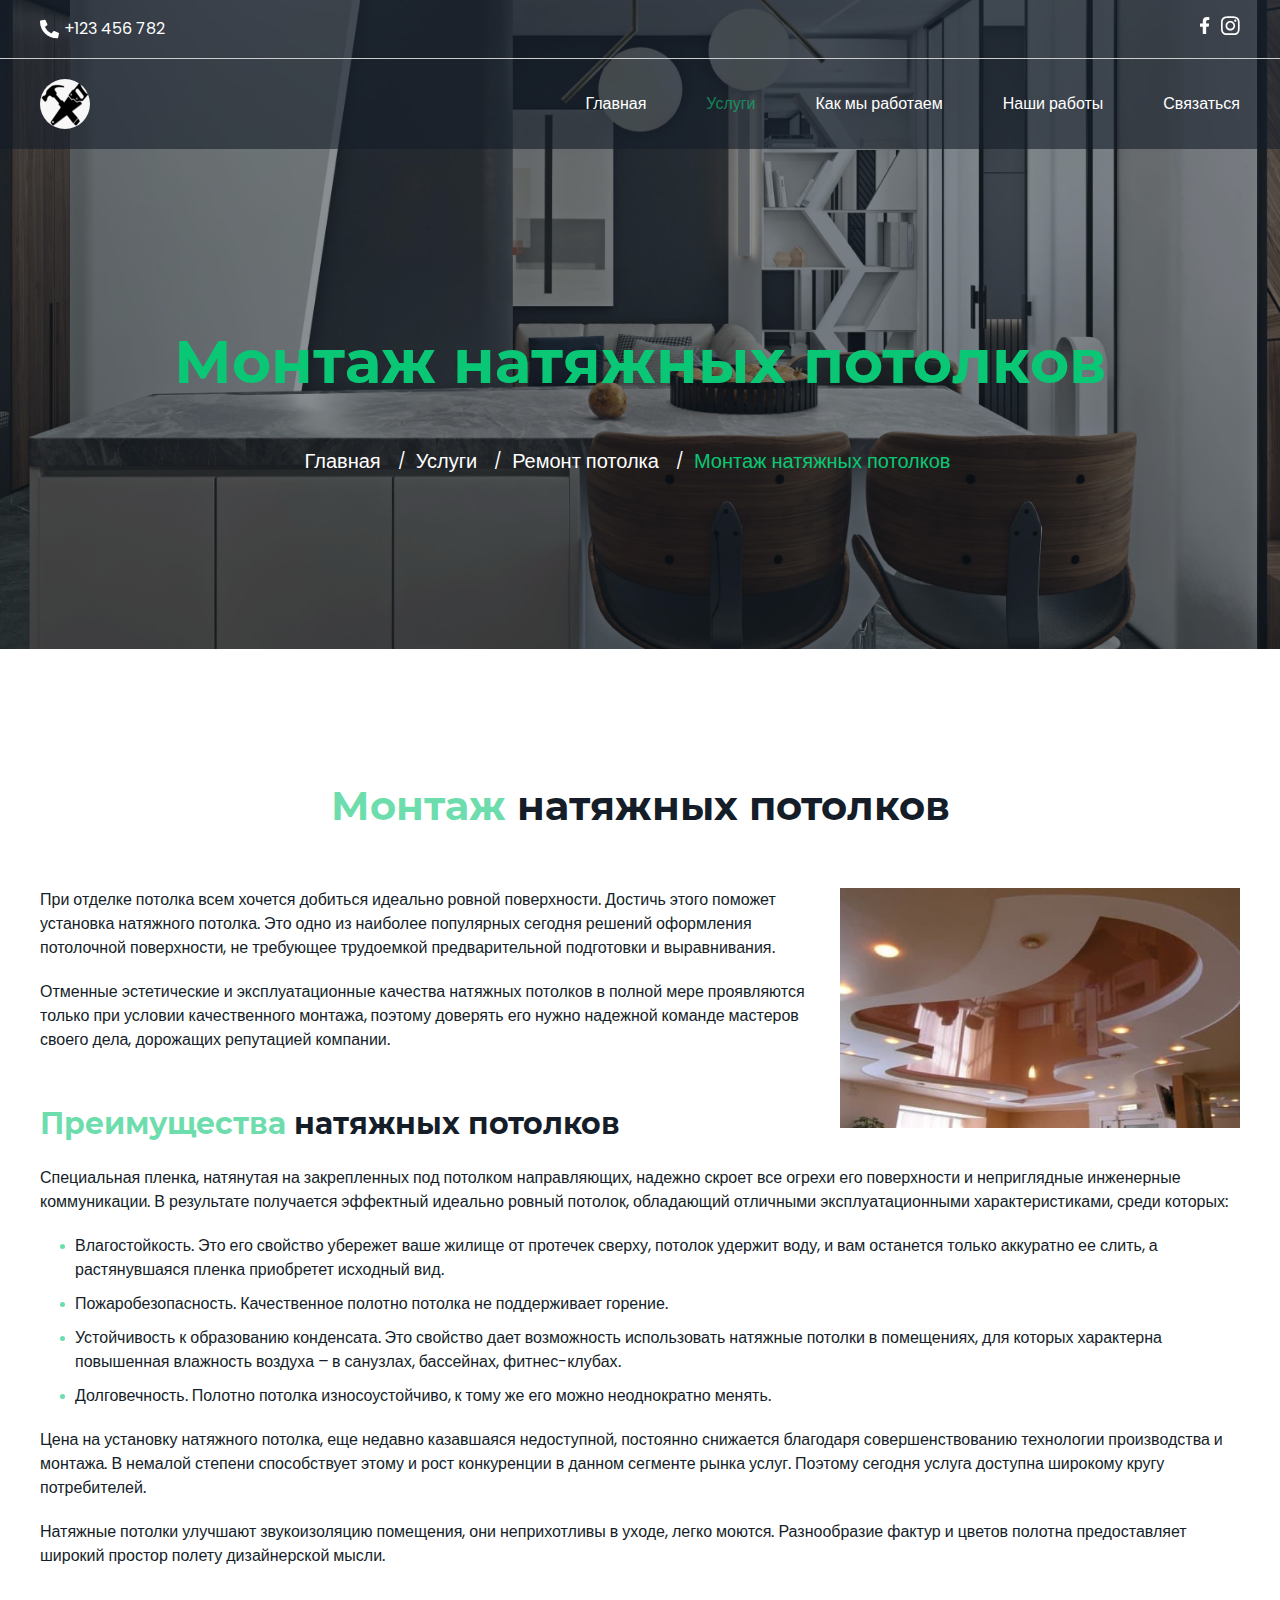
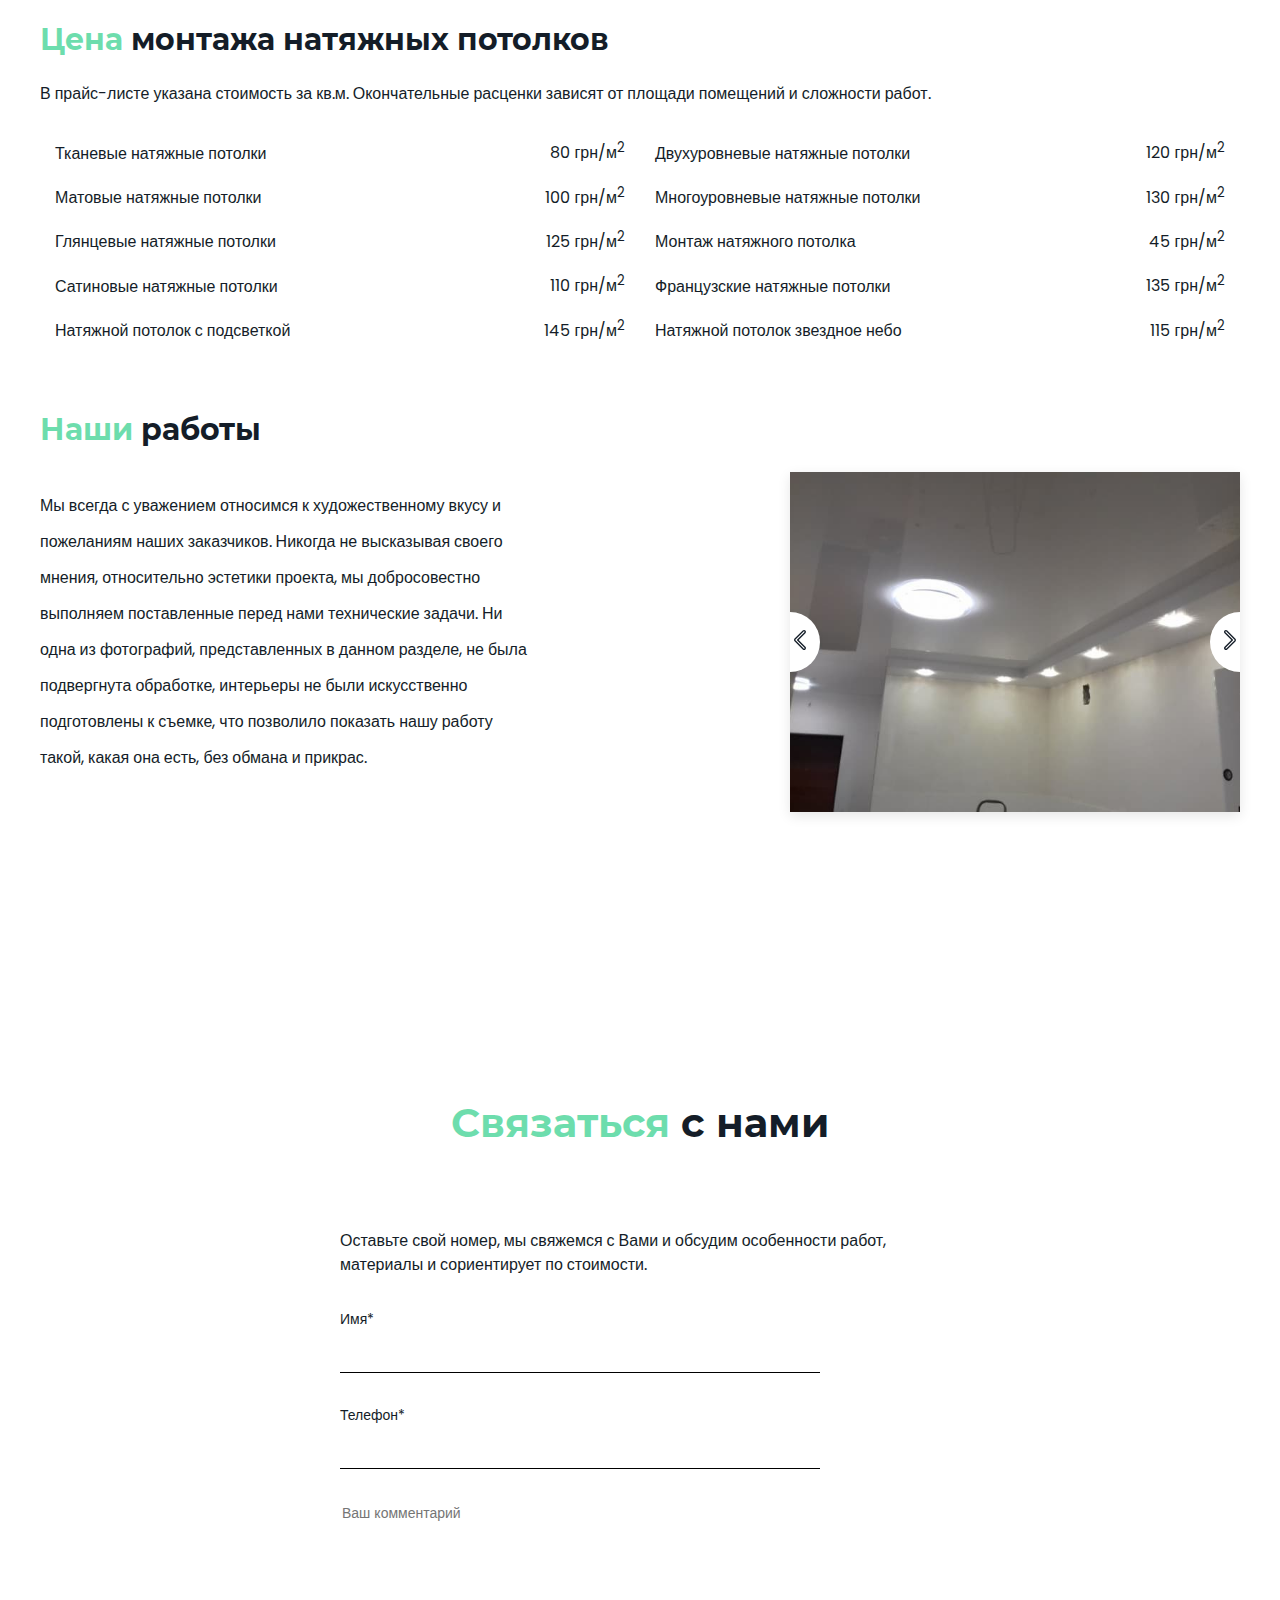
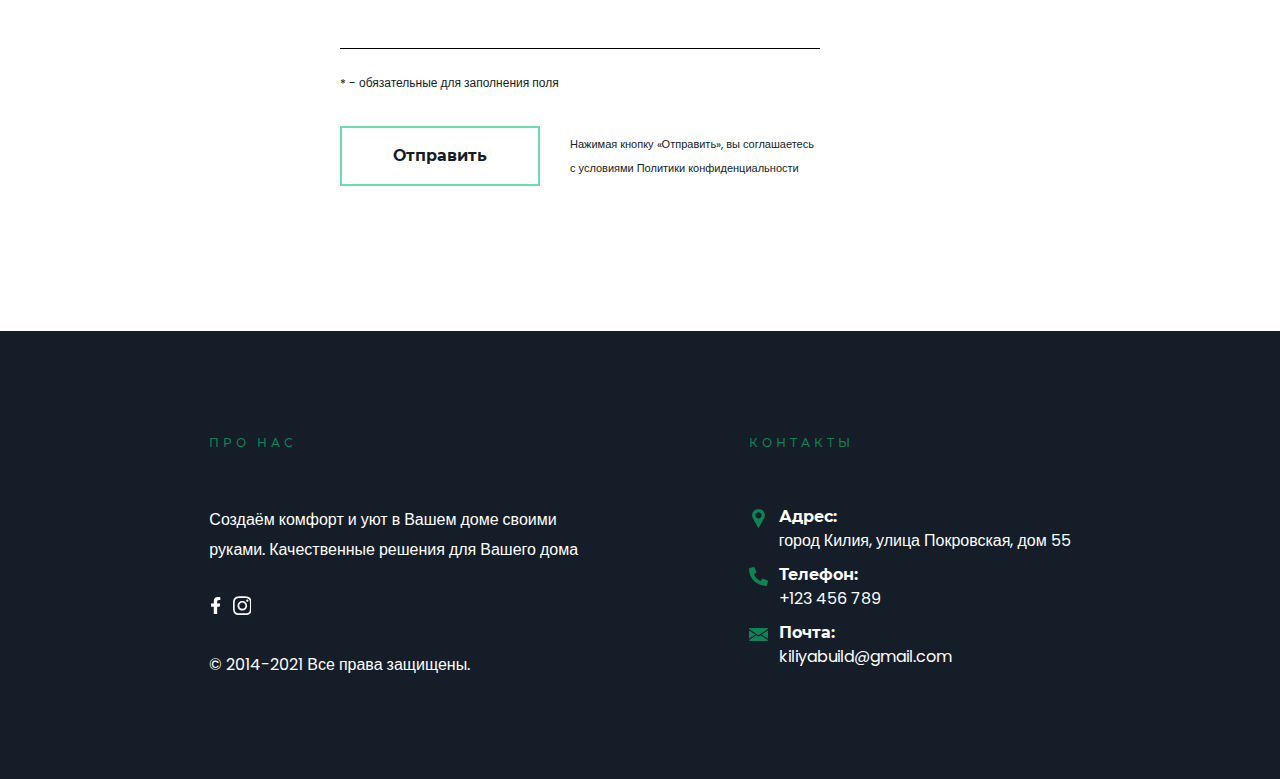
<file: stretch-ceiling.html>
<!DOCTYPE html>
<html lang="ru">

<head>
    <meta charset="UTF-8">
    <meta name="viewport" content="width=device-width, initial-scale=1.0">
    <title>KiliyaBuild</title>
    <link rel="stylesheet" href="css/style.min.css">
</head>

<body>
    <header class="header">
        <div class="header-top">
            <div class="container">
                <div class="header-top__inner">
                    <div class="header-top__phone">
                        <img class="header-top__img" src="images/icons/phone-icon.svg" alt="">
                        <a class="header-top__number" href="tel:+123456782">+123 456 782</a>
                    </div>
                    <div class="header-top__social social">
                        <a class="social__link" href="https://www.facebook.com/">
                            <svg xmlns="http://www.w3.org/2000/svg" xmlns:xlink="http://www.w3.org/1999/xlink"
                                width="10pt" height="13pt" viewBox="0 0 10 16" version="1.1">
                                <path fill="#fff"
                                    d="M 8.722656 9 L 9.167969 6.105469 L 6.390625 6.105469 L 6.390625 4.226562 C 6.390625 3.433594 6.777344 2.660156 8.023438 2.660156 L 9.285156 2.660156 L 9.285156 0.195312 C 9.285156 0.195312 8.136719 0 7.042969 0 C 4.753906 0 3.257812 1.386719 3.257812 3.898438 L 3.257812 6.105469 L 0.714844 6.105469 L 0.714844 9 L 3.257812 9 L 3.257812 16 L 6.390625 16 L 6.390625 9 Z M 8.722656 9 " />
                            </svg>
                        </a>
                        <a class="social__link" href="https://www.instagram.com/">
                            <svg xmlns="http://www.w3.org/2000/svg" xmlns:xlink="http://www.w3.org/1999/xlink"
                                width="14pt" height="16pt" viewBox="0 0 14 16" version="1.1">
                                <path fill="#fff"
                                    d="M 7.003906 4.40625 C 5.015625 4.40625 3.414062 6.007812 3.414062 7.996094 C 3.414062 9.984375 5.015625 11.585938 7.003906 11.585938 C 8.992188 11.585938 10.59375 9.984375 10.59375 7.996094 C 10.59375 6.007812 8.992188 4.40625 7.003906 4.40625 Z M 7.003906 10.332031 C 5.71875 10.332031 4.667969 9.285156 4.667969 7.996094 C 4.667969 6.710938 5.714844 5.664062 7.003906 5.664062 C 8.289062 5.664062 9.335938 6.710938 9.335938 7.996094 C 9.335938 9.285156 8.289062 10.332031 7.003906 10.332031 Z M 11.578125 4.257812 C 11.578125 4.726562 11.203125 5.097656 10.742188 5.097656 C 10.273438 5.097656 9.902344 4.722656 9.902344 4.257812 C 9.902344 3.796875 10.277344 3.421875 10.742188 3.421875 C 11.203125 3.421875 11.578125 3.796875 11.578125 4.257812 Z M 13.957031 5.109375 C 13.902344 3.988281 13.648438 2.992188 12.824219 2.175781 C 12.007812 1.355469 11.011719 1.101562 9.890625 1.042969 C 8.734375 0.976562 5.269531 0.976562 4.113281 1.042969 C 2.992188 1.097656 2 1.351562 1.179688 2.171875 C 0.355469 2.992188 0.101562 3.984375 0.046875 5.105469 C -0.0195312 6.261719 -0.0195312 9.726562 0.046875 10.882812 C 0.101562 12.007812 0.355469 13 1.179688 13.820312 C 2 14.636719 2.992188 14.894531 4.113281 14.949219 C 5.269531 15.015625 8.734375 15.015625 9.890625 14.949219 C 11.011719 14.898438 12.007812 14.640625 12.824219 13.820312 C 13.644531 13 13.898438 12.007812 13.957031 10.882812 C 14.023438 9.726562 14.023438 6.265625 13.957031 5.109375 Z M 12.460938 12.125 C 12.21875 12.738281 11.746094 13.210938 11.132812 13.457031 C 10.210938 13.820312 8.023438 13.738281 7.003906 13.738281 C 5.984375 13.738281 3.792969 13.820312 2.875 13.457031 C 2.261719 13.210938 1.789062 12.742188 1.542969 12.125 C 1.179688 11.203125 1.261719 9.015625 1.261719 7.996094 C 1.261719 6.976562 1.179688 4.789062 1.542969 3.867188 C 1.789062 3.257812 2.257812 2.785156 2.875 2.539062 C 3.796875 2.171875 5.984375 2.257812 7.003906 2.257812 C 8.023438 2.257812 10.210938 2.175781 11.132812 2.539062 C 11.742188 2.78125 12.214844 3.253906 12.460938 3.867188 C 12.828125 4.789062 12.742188 6.976562 12.742188 7.996094 C 12.742188 9.015625 12.828125 11.207031 12.460938 12.125 Z M 12.460938 12.125 " />
                            </svg>
                        </a>
                    </div>
                </div>
            </div>
        </div>
        <div class="header-bottom">
            <div class="container">
                <div class="header-bottom__inner">
                    <a class="logo" href="index.html">
                        <img class="logo__img" src="images/icons/logo.png" alt="">
                    </a>
                    <nav class="menu">
                        <div class="menu__icon">
                            <span></span>
                        </div>
                        <ul class="menu__list">
                            <li class="menu__item">
                                <a class="menu__link" href="index.html">
                                    Главная
                                </a>
                            </li>
                            <li class="menu__item">
                                <a class="menu__link menu__link--active" href="services.html">
                                    Услуги
                                </a>
                            </li>
                            <li class="menu__item">
                                <a class="menu__link" href="how-we-work.html">
                                    Как мы работаем
                                </a>
                            </li>
                            <li class="menu__item">
                                <a class="menu__link" href="portfolio.html">
                                    Наши работы
                                </a>
                            </li>
                            <li class="menu__item">
                                <a class="menu__link" href="contactus.html">
                                    Связаться
                                </a>
                            </li>
                        </ul>
                    </nav>
                </div>
            </div>
        </div>
        <div class="breadcrumbs">
            <div class="breadcrumbs__bg"></div>
            <div class="container">
                <div class="breadcrumbs__inner">
                    <h1 class="breadcrumbs__title title">
                        Монтаж натяжных потолков
                    </h1>
                    <ul class="breadcrumbs__list">
                        <li class="breadcrumbs__item">
                            <a href="#" class="breadcrumbs__link">Главная</a>
                        </li>
                        <li class="breadcrumbs__item">
                            <a href="#" class="breadcrumbs__link">Услуги</a>
                        </li>
                        <li class="breadcrumbs__item">
                            <a href="#" class="breadcrumbs__link">Ремонт потолка</a>
                        </li>
                        <li class="breadcrumbs__item">
                            <a href="#" class="breadcrumbs__link">Монтаж натяжных потолков</a>
                        </li>
                    </ul>
                </div>
            </div>
        </div>
    </header>
    <main class="main">
        <div class="scroll-top">
            <a href="#" class="scroll-top__link scroll-top__link--hover"></a>
        </div>
        <section class="suspended-ceiling">
            <div class="container">
                <div class="module">
                    <h2 class="module__main-title">
                        <span class="mark">Монтаж</span> натяжных потолков
                    </h2>
                    <div class="module__content-box">
                        <img class="module__img" src="images/portfolio/stretch/1.jpg" alt="Гипсокартонный потолок">
                        <p class="module__text">
                            При отделке потолка всем хочется добиться идеально ровной поверхности. Достичь этого поможет
                            установка натяжного потолка. Это одно из наиболее популярных сегодня решений оформления
                            потолочной поверхности, не требующее трудоемкой предварительной подготовки и выравнивания.
                        </p>
                        <p class="module__text">
                            Отменные эстетические и эксплуатационные качества натяжных потолков в полной мере
                            проявляются только при условии качественного монтажа, поэтому доверять его нужно надежной
                            команде мастеров своего дела, дорожащих репутацией компании.
                        </p>
                    </div>
                    <div class="module__content-box">
                        <h3 class="module__title">
                            <span class="mark">Преимущества</span> натяжных потолков
                        </h3>
                        <p class="module__text">
                            Специальная пленка, натянутая на закрепленных под потолком направляющих, надежно скроет все
                            огрехи его поверхности и неприглядные инженерные коммуникации. В результате получается
                            эффектный идеально ровный потолок, обладающий отличными эксплуатационными характеристиками,
                            среди которых:
                        </p>
                        <ul class="module__list">
                            <li class="module__item">
                                Влагостойкость. Это его свойство убережет ваше жилище от протечек сверху, потолок
                                удержит воду, и вам останется только аккуратно ее слить, а растянувшаяся пленка
                                приобретет исходный вид.
                            </li>
                            <li class="module__item">
                                Пожаробезопасность. Качественное полотно потолка не поддерживает горение.
                            </li>
                            <li class="module__item">
                                Устойчивость к образованию конденсата. Это свойство дает возможность использовать
                                натяжные потолки в помещениях, для которых характерна повышенная влажность воздуха – в
                                санузлах, бассейнах, фитнес-клубах.
                            </li>
                            <li class="module__item">
                                Долговечность. Полотно потолка износоустойчиво, к тому же его можно неоднократно менять.
                            </li>
                        </ul>
                        <p class="module__text">
                            Цена на установку натяжного потолка, еще недавно казавшаяся недоступной, постоянно снижается
                            благодаря совершенствованию технологии производства и монтажа. В немалой степени
                            способствует этому и рост конкуренции в данном сегменте рынка услуг. Поэтому сегодня услуга
                            доступна широкому кругу потребителей.
                        </p>
                        <p class="module__text">
                            Натяжные потолки улучшают звукоизоляцию помещения, они неприхотливы в уходе, легко моются.
                            Разнообразие фактур и цветов полотна предоставляет широкий простор полету дизайнерской
                            мысли.
                        </p>
                    </div>
                    <div class="module__content-box">
                        <h3 class="module__title">
                            <span class="mark">Цена</span> монтажа натяжных потолков
                        </h3>
                        <p class="module__text">
                            В прайс-листе указана стоимость за кв.м. Окончательные расценки зависят от площади помещений
                            и сложности работ.
                        </p>
                        <div class="module__price-box price-box">
                            <ul class="price-box__list">
                                <li class="price-box__item">
                                    <p class="price-box__name">
                                        Тканевые натяжные потолки
                                    </p>
                                    <p class="price-box__value">
                                        <span class="price-box__currency">
                                            80 грн</span>/м<sup>2</sup>
                                    </p>
                                </li>
                                <li class="price-box__item">
                                    <p class="price-box__name">
                                        Двухуровневые натяжные потолки
                                    </p>
                                    <p class="price-box__value">
                                        <span class="price-box__currency">
                                            120 грн</span>/м<sup>2</sup>
                                    </p>
                                </li>
                                <li class="price-box__item">
                                    <p class="price-box__name">
                                        Матовые натяжные потолки
                                    </p>
                                    <p class="price-box__value">
                                        <span class="price-box__currency">
                                            100 грн</span>/м<sup>2</sup>
                                    </p>
                                </li>
                                <li class="price-box__item">
                                    <p class="price-box__name">
                                        Многоуровневые натяжные потолки
                                    </p>
                                    <p class="price-box__value">
                                        <span class="price-box__currency">
                                            130 грн</span>/м<sup>2</sup>
                                    </p>
                                </li>
                                <li class="price-box__item">
                                    <p class="price-box__name">
                                        Глянцевые натяжные потолки
                                    </p>
                                    <p class="price-box__value">
                                        <span class="price-box__currency">
                                            125 грн</span>/м<sup>2</sup>
                                    </p>
                                </li>
                                <li class="price-box__item">
                                    <p class="price-box__name">
                                        Монтаж натяжного потолка
                                    </p>
                                    <p class="price-box__value">
                                        <span class="price-box__currency">
                                            45 грн</span>/м<sup>2</sup>
                                    </p>
                                </li>
                                <li class="price-box__item">
                                    <p class="price-box__name">
                                        Сатиновые натяжные потолки
                                    </p>
                                    <p class="price-box__value">
                                        <span class="price-box__currency">
                                            110 грн</span>/м<sup>2</sup>
                                    </p>
                                </li>
                                <li class="price-box__item">
                                    <p class="price-box__name">
                                        Французские натяжные потолки
                                    </p>
                                    <p class="price-box__value">
                                        <span class="price-box__currency">
                                            135 грн</span>/м<sup>2</sup>
                                    </p>
                                </li>
                                <li class="price-box__item">
                                    <p class="price-box__name">
                                        Натяжной потолок с подсветкой
                                    </p>
                                    <p class="price-box__value">
                                        <span class="price-box__currency">
                                            145 грн</span>/м<sup>2</sup>
                                    </p>
                                </li>
                                <li class="price-box__item">
                                    <p class="price-box__name">
                                        Натяжной потолок звездное небо
                                    </p>
                                    <p class="price-box__value">
                                        <span class="price-box__currency">
                                            115 грн</span>/м<sup>2</sup>
                                    </p>
                                </li>
                            </ul>
                        </div>
                    </div>
                    <div class="module__portfolio">
                        <h3 class="module__title">
                            <span class="mark">Наши</span> работы
                        </h3>
                        <div class="module__portfolio-inner">
                            <p class="module__text">
                               Мы всегда с уважением относимся к художественному вкусу и пожеланиям наших заказчиков. Никогда не высказывая своего мнения, относительно эстетики проекта, мы добросовестно выполняем поставленные перед нами технические задачи. Ни одна из фотографий, представленных в данном разделе, не была подвергнута обработке, интерьеры не были искусственно подготовлены к съемке, что позволило показать нашу работу такой, какая она есть, без обмана и прикрас.
                            </p>
                            <div class="module__slider">
                                <div class="module__slider-item">
                                    <img class="module__slider-img" src="images/portfolio/stretch/works/1.jpg" alt="Пример работы">
                                </div>
                                <div class="module__slider-item">
                                    <img class="module__slider-img" src="images/portfolio/stretch/works/2.jpg" alt="Пример работы">
                                </div>
                                <div class="module__slider-item">
                                    <img class="module__slider-img" src="images/portfolio/stretch/works/3.jpg" alt="Пример работы">
                                </div>
                                <div class="module__slider-item">
                                    <img class="module__slider-img" src="images/portfolio/stretch/works/4.jpg" alt="Пример работы">
                                </div>
                                <div class="module__slider-item">
                                    <img class="module__slider-img" src="images/portfolio/stretch/works/5.jpg" alt="Пример работы">
                                </div>
                            </div>
                        </div>
                    </div>
                </div>
            </div>
            </div>
        </section>
        <section class="connection">
            <div class="container">
                <div class="connection__inner">
                    <h4 class="connection__title title"><span class="mark">Связаться</span> с нами</h4>
                    <div class="connection__box">
                        <p class="connection__descr">
                            Оставьте свой номер, мы свяжемся с Вами и обсудим особенности работ, материалы и
                            сориентирует по стоимости.
                        </p>
                        <form class="connection__form">
                            <label class="connection__label">
                                <p class="connection__text">Имя*</p>
                                <input class="connection__input" type="text" required>
                            </label>
                            <label class="connection__label">
                                <p class="connection__text">Телефон*</p>
                                <input class="connection__input" type="text" required>
                            </label>
                            <textarea class="connection__textarea" placeholder="Ваш комментарий"></textarea>
                            <div class="connection__info">
                                <span class="connection__mark">*</span> - обязательные для заполнения поля
                            </div>
                            <div class="connection__submit-box">
                                <button class="connection__btn more-link" type="submit">Отправить</button>
                                <p class="connection__privacy-policy">
                                    Нажимая кнопку «Отправить»,
                                    вы соглашаетесь с условиями
                                    <a class="connection__link" href="privacy.html">Политики конфиденциальности</a>
                                </p>
                            </div>
                        </form>
                    </div>
                </div>
            </div>
        </section>
    </main>
    <footer class="footer">
        <div class="container">
            <div class="footer__inner">
                <div class="footer__info">
                    <h5 class="footer__title">Про нас</h5>
                    <p class="footer__text">Создаём комфорт и уют в Вашем доме своими руками. Качественные решения для
                        Вашего дома</p>
                    <div class="footer__social social">
                        <a class="social__link" href="https://www.facebook.com/">
                            <svg xmlns="http://www.w3.org/2000/svg" xmlns:xlink="http://www.w3.org/1999/xlink"
                                width="10pt" height="13pt" viewBox="0 0 10 16" version="1.1">
                                <path fill="#fff"
                                    d="M 8.722656 9 L 9.167969 6.105469 L 6.390625 6.105469 L 6.390625 4.226562 C 6.390625 3.433594 6.777344 2.660156 8.023438 2.660156 L 9.285156 2.660156 L 9.285156 0.195312 C 9.285156 0.195312 8.136719 0 7.042969 0 C 4.753906 0 3.257812 1.386719 3.257812 3.898438 L 3.257812 6.105469 L 0.714844 6.105469 L 0.714844 9 L 3.257812 9 L 3.257812 16 L 6.390625 16 L 6.390625 9 Z M 8.722656 9 " />
                            </svg>
                        </a>
                        <a class="social__link" href="https://www.instagram.com/">
                            <svg xmlns="http://www.w3.org/2000/svg" xmlns:xlink="http://www.w3.org/1999/xlink"
                                width="14pt" height="16pt" viewBox="0 0 14 16" version="1.1">
                                <path fill="#fff"
                                    d="M 7.003906 4.40625 C 5.015625 4.40625 3.414062 6.007812 3.414062 7.996094 C 3.414062 9.984375 5.015625 11.585938 7.003906 11.585938 C 8.992188 11.585938 10.59375 9.984375 10.59375 7.996094 C 10.59375 6.007812 8.992188 4.40625 7.003906 4.40625 Z M 7.003906 10.332031 C 5.71875 10.332031 4.667969 9.285156 4.667969 7.996094 C 4.667969 6.710938 5.714844 5.664062 7.003906 5.664062 C 8.289062 5.664062 9.335938 6.710938 9.335938 7.996094 C 9.335938 9.285156 8.289062 10.332031 7.003906 10.332031 Z M 11.578125 4.257812 C 11.578125 4.726562 11.203125 5.097656 10.742188 5.097656 C 10.273438 5.097656 9.902344 4.722656 9.902344 4.257812 C 9.902344 3.796875 10.277344 3.421875 10.742188 3.421875 C 11.203125 3.421875 11.578125 3.796875 11.578125 4.257812 Z M 13.957031 5.109375 C 13.902344 3.988281 13.648438 2.992188 12.824219 2.175781 C 12.007812 1.355469 11.011719 1.101562 9.890625 1.042969 C 8.734375 0.976562 5.269531 0.976562 4.113281 1.042969 C 2.992188 1.097656 2 1.351562 1.179688 2.171875 C 0.355469 2.992188 0.101562 3.984375 0.046875 5.105469 C -0.0195312 6.261719 -0.0195312 9.726562 0.046875 10.882812 C 0.101562 12.007812 0.355469 13 1.179688 13.820312 C 2 14.636719 2.992188 14.894531 4.113281 14.949219 C 5.269531 15.015625 8.734375 15.015625 9.890625 14.949219 C 11.011719 14.898438 12.007812 14.640625 12.824219 13.820312 C 13.644531 13 13.898438 12.007812 13.957031 10.882812 C 14.023438 9.726562 14.023438 6.265625 13.957031 5.109375 Z M 12.460938 12.125 C 12.21875 12.738281 11.746094 13.210938 11.132812 13.457031 C 10.210938 13.820312 8.023438 13.738281 7.003906 13.738281 C 5.984375 13.738281 3.792969 13.820312 2.875 13.457031 C 2.261719 13.210938 1.789062 12.742188 1.542969 12.125 C 1.179688 11.203125 1.261719 9.015625 1.261719 7.996094 C 1.261719 6.976562 1.179688 4.789062 1.542969 3.867188 C 1.789062 3.257812 2.257812 2.785156 2.875 2.539062 C 3.796875 2.171875 5.984375 2.257812 7.003906 2.257812 C 8.023438 2.257812 10.210938 2.175781 11.132812 2.539062 C 11.742188 2.78125 12.214844 3.253906 12.460938 3.867188 C 12.828125 4.789062 12.742188 6.976562 12.742188 7.996094 C 12.742188 9.015625 12.828125 11.207031 12.460938 12.125 Z M 12.460938 12.125 " />
                            </svg>
                        </a>
                    </div>
                    <div class="footer__copy">
                        © 2014-2021 Все права защищены.
                    </div>
                </div>
                <div class="footer__contact">
                    <h5 class="footer__title">Контакты</h5>
                    <ul class="footer__list">
                        <li class="footer__item footer__address">
                            <p class="footer__item-title">Адрес:</p>
                            <p class="footer__item-text">город Килия, улица Покровская, дом 55</p>
                        </li>
                        <li class="footer__item footer__phone">
                            <p class="footer__item-title">Телефон:</p>
                            <a class="footer__item-link" href="tel: +123456789">+123 456 789</a>
                        </li>
                        <li class="footer__item footer__mail">
                            <p class="footer__item-title">Почта:</p>
                            <a class="footer__item-link" href="mailto:kiliyabuild@gmail.com">kiliyabuild@gmail.com</a>
                        </li>
                    </ul>
                </div>
            </div>
        </div>
    </footer>

    <script src="js/main.min.js"></script>
</body>

</html>
</file>
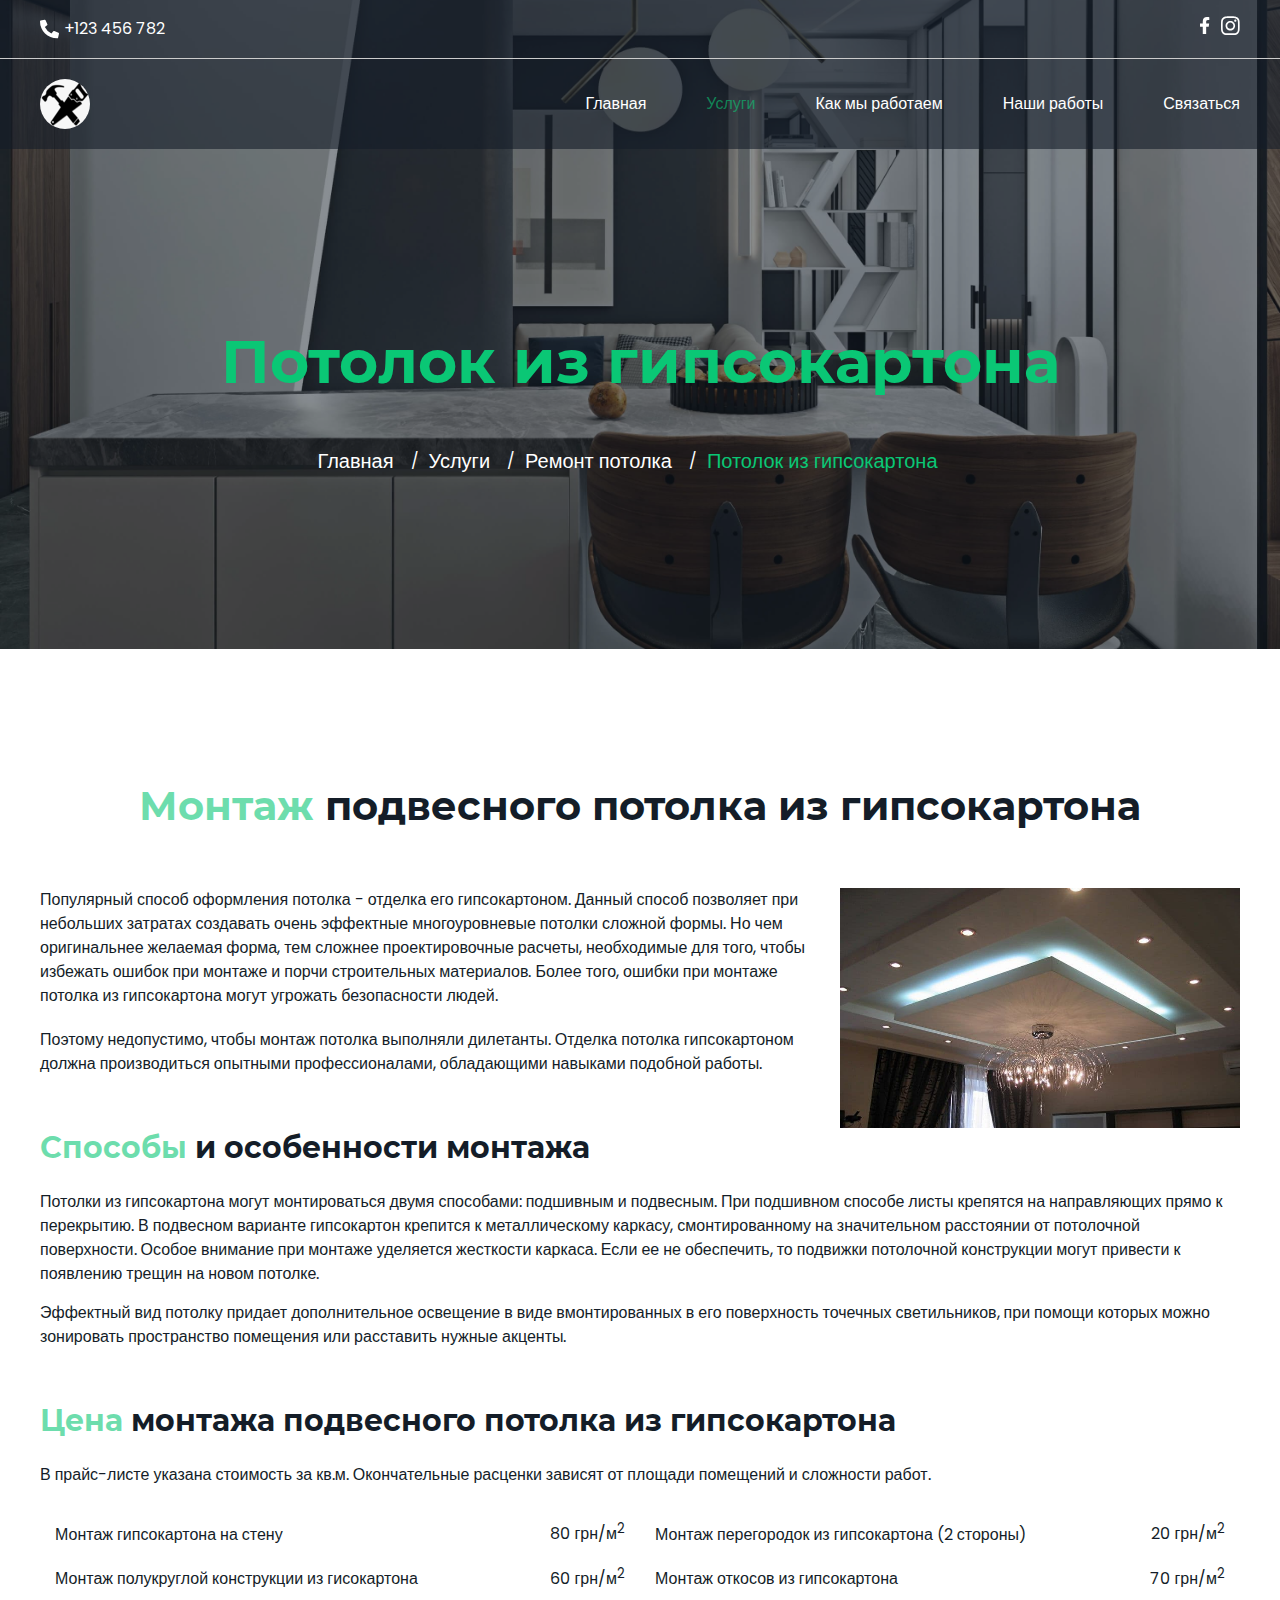
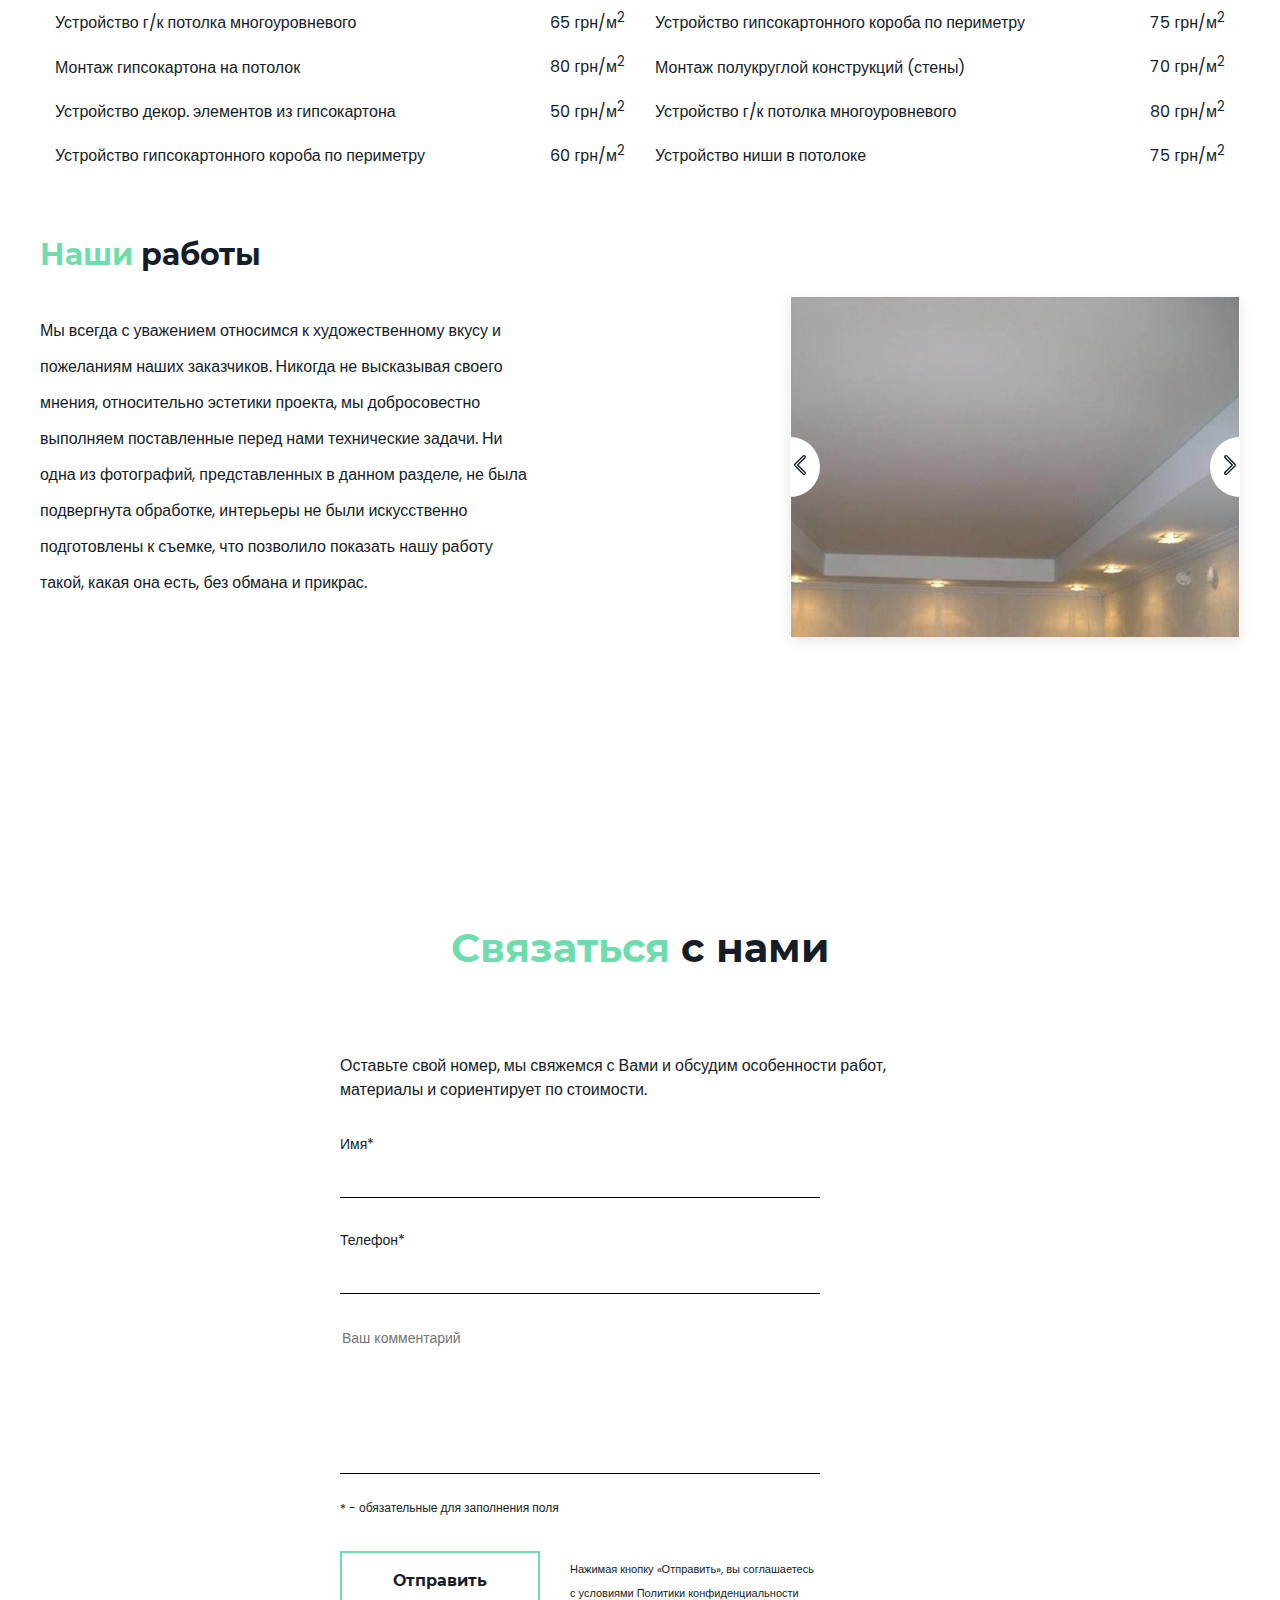
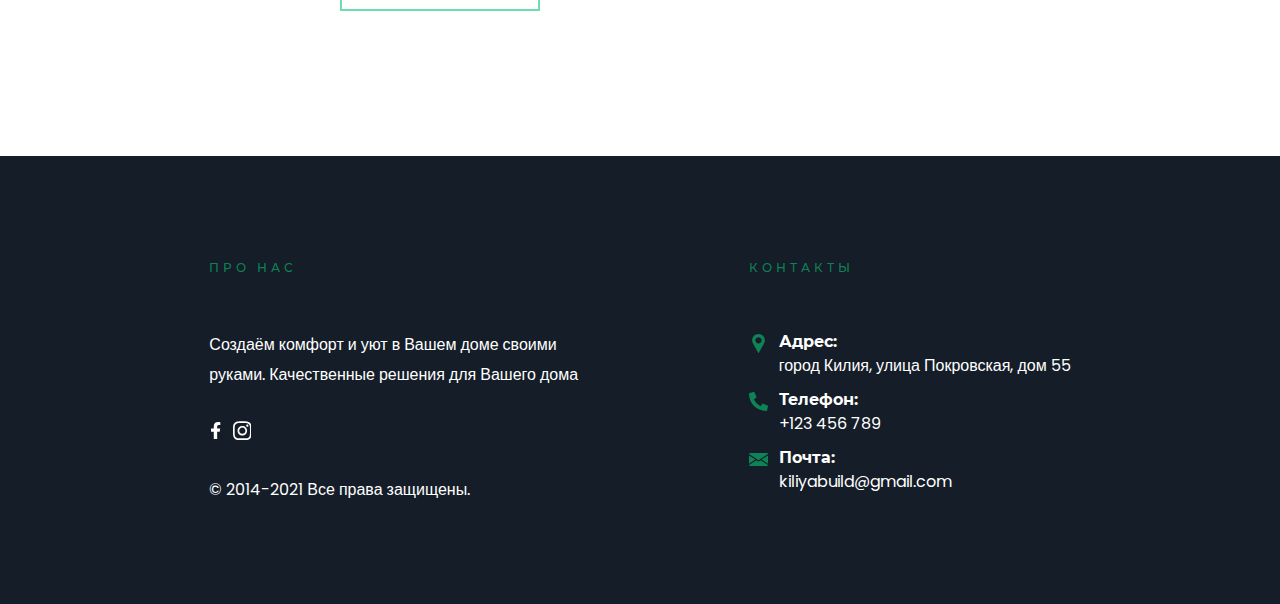
<file: suspended-ceiling.html>
<!DOCTYPE html>
<html lang="ru">

<head>
    <meta charset="UTF-8">
    <meta name="viewport" content="width=device-width, initial-scale=1.0">
    <title>KiliyaBuild</title>
    <link rel="stylesheet" href="css/style.min.css">
</head>

<body>
    <header class="header">
        <div class="header-top">
            <div class="container">
                <div class="header-top__inner">
                    <div class="header-top__phone">
                        <img class="header-top__img" src="images/icons/phone-icon.svg" alt="">
                        <a class="header-top__number" href="tel:+123456782">+123 456 782</a>
                    </div>
                    <div class="header-top__social social">
                        <a class="social__link" href="https://www.facebook.com/">
                            <svg xmlns="http://www.w3.org/2000/svg" xmlns:xlink="http://www.w3.org/1999/xlink"
                                width="10pt" height="13pt" viewBox="0 0 10 16" version="1.1">
                                <path fill="#fff"
                                    d="M 8.722656 9 L 9.167969 6.105469 L 6.390625 6.105469 L 6.390625 4.226562 C 6.390625 3.433594 6.777344 2.660156 8.023438 2.660156 L 9.285156 2.660156 L 9.285156 0.195312 C 9.285156 0.195312 8.136719 0 7.042969 0 C 4.753906 0 3.257812 1.386719 3.257812 3.898438 L 3.257812 6.105469 L 0.714844 6.105469 L 0.714844 9 L 3.257812 9 L 3.257812 16 L 6.390625 16 L 6.390625 9 Z M 8.722656 9 " />
                            </svg>
                        </a>
                        <a class="social__link" href="https://www.instagram.com/">
                            <svg xmlns="http://www.w3.org/2000/svg" xmlns:xlink="http://www.w3.org/1999/xlink"
                                width="14pt" height="16pt" viewBox="0 0 14 16" version="1.1">
                                <path fill="#fff"
                                    d="M 7.003906 4.40625 C 5.015625 4.40625 3.414062 6.007812 3.414062 7.996094 C 3.414062 9.984375 5.015625 11.585938 7.003906 11.585938 C 8.992188 11.585938 10.59375 9.984375 10.59375 7.996094 C 10.59375 6.007812 8.992188 4.40625 7.003906 4.40625 Z M 7.003906 10.332031 C 5.71875 10.332031 4.667969 9.285156 4.667969 7.996094 C 4.667969 6.710938 5.714844 5.664062 7.003906 5.664062 C 8.289062 5.664062 9.335938 6.710938 9.335938 7.996094 C 9.335938 9.285156 8.289062 10.332031 7.003906 10.332031 Z M 11.578125 4.257812 C 11.578125 4.726562 11.203125 5.097656 10.742188 5.097656 C 10.273438 5.097656 9.902344 4.722656 9.902344 4.257812 C 9.902344 3.796875 10.277344 3.421875 10.742188 3.421875 C 11.203125 3.421875 11.578125 3.796875 11.578125 4.257812 Z M 13.957031 5.109375 C 13.902344 3.988281 13.648438 2.992188 12.824219 2.175781 C 12.007812 1.355469 11.011719 1.101562 9.890625 1.042969 C 8.734375 0.976562 5.269531 0.976562 4.113281 1.042969 C 2.992188 1.097656 2 1.351562 1.179688 2.171875 C 0.355469 2.992188 0.101562 3.984375 0.046875 5.105469 C -0.0195312 6.261719 -0.0195312 9.726562 0.046875 10.882812 C 0.101562 12.007812 0.355469 13 1.179688 13.820312 C 2 14.636719 2.992188 14.894531 4.113281 14.949219 C 5.269531 15.015625 8.734375 15.015625 9.890625 14.949219 C 11.011719 14.898438 12.007812 14.640625 12.824219 13.820312 C 13.644531 13 13.898438 12.007812 13.957031 10.882812 C 14.023438 9.726562 14.023438 6.265625 13.957031 5.109375 Z M 12.460938 12.125 C 12.21875 12.738281 11.746094 13.210938 11.132812 13.457031 C 10.210938 13.820312 8.023438 13.738281 7.003906 13.738281 C 5.984375 13.738281 3.792969 13.820312 2.875 13.457031 C 2.261719 13.210938 1.789062 12.742188 1.542969 12.125 C 1.179688 11.203125 1.261719 9.015625 1.261719 7.996094 C 1.261719 6.976562 1.179688 4.789062 1.542969 3.867188 C 1.789062 3.257812 2.257812 2.785156 2.875 2.539062 C 3.796875 2.171875 5.984375 2.257812 7.003906 2.257812 C 8.023438 2.257812 10.210938 2.175781 11.132812 2.539062 C 11.742188 2.78125 12.214844 3.253906 12.460938 3.867188 C 12.828125 4.789062 12.742188 6.976562 12.742188 7.996094 C 12.742188 9.015625 12.828125 11.207031 12.460938 12.125 Z M 12.460938 12.125 " />
                            </svg>
                        </a>
                    </div>
                </div>
            </div>
        </div>
        <div class="header-bottom">
            <div class="container">
                <div class="header-bottom__inner">
                    <a class="logo" href="index.html">
                        <img class="logo__img" src="images/icons/logo.png" alt="">
                    </a>
                    <nav class="menu">
                        <div class="menu__icon">
                            <span></span>
                        </div>
                        <ul class="menu__list">
                            <li class="menu__item">
                                <a class="menu__link" href="index.html">
                                    Главная
                                </a>
                            </li>
                            <li class="menu__item">
                                <a class="menu__link menu__link--active" href="services.html">
                                    Услуги
                                </a>
                            </li>
                            <li class="menu__item">
                                <a class="menu__link" href="how-we-work.html">
                                    Как мы работаем
                                </a>
                            </li>
                            <li class="menu__item">
                                <a class="menu__link" href="portfolio.html">
                                    Наши работы
                                </a>
                            </li>
                            <li class="menu__item">
                                <a class="menu__link" href="contactus.html">
                                    Связаться
                                </a>
                            </li>
                        </ul>
                    </nav>
                </div>
            </div>
        </div>
        <div class="breadcrumbs">
            <div class="breadcrumbs__bg"></div>
            <div class="container">
                <div class="breadcrumbs__inner">
                    <h1 class="breadcrumbs__title title">
                        Потолок из гипсокартона
                    </h1>
                    <ul class="breadcrumbs__list">
                        <li class="breadcrumbs__item">
                            <a href="#" class="breadcrumbs__link">Главная</a>
                        </li>
                        <li class="breadcrumbs__item">
                            <a href="#" class="breadcrumbs__link">Услуги</a>
                        </li>
                        <li class="breadcrumbs__item">
                            <a href="#" class="breadcrumbs__link">Ремонт потолка</a>
                        </li>
                        <li class="breadcrumbs__item">
                            <a href="#" class="breadcrumbs__link">Потолок из гипсокартона</a>
                        </li>
                    </ul>
                </div>
            </div>
        </div>
    </header>
    <main class="main">
        <div class="scroll-top">
            <a href="#" class="scroll-top__link scroll-top__link--hover"></a>
        </div>
        <section class="suspended-ceiling">
            <div class="container">
                <div class="module">
                    <h2 class="module__main-title">
                        <span class="mark">Монтаж</span> подвесного потолка из гипсокартона
                    </h2>
                    <div class="module__content-box">
                        <img class="module__img" src="images/portfolio/suspended/1.jpg" alt="Гипсокартонный потолок">
                        <p class="module__text">
                            Популярный способ оформления потолка - отделка его гипсокартоном. Данный способ позволяет
                            при небольших затратах создавать очень эффектные многоуровневые потолки сложной формы. Но
                            чем оригинальнее желаемая форма, тем сложнее проектировочные расчеты, необходимые для того,
                            чтобы избежать ошибок при монтаже и порчи строительных материалов. Более того, ошибки при
                            монтаже потолка из гипсокартона могут угрожать безопасности людей.
                        </p>
                        <p class="module__text">
                            Поэтому недопустимо, чтобы монтаж потолка выполняли дилетанты. Отделка потолка гипсокартоном
                            должна производиться опытными профессионалами, обладающими навыками подобной работы.
                        </p>
                    </div>
                    <div class="module__content-box">
                        <h3 class="module__title">
                            <span class="mark">Способы</span> и особенности монтажа
                        </h3>
                        <p class="module__list-title">
                            Потолки из гипсокартона могут монтироваться двумя способами: подшивным и подвесным. При
                            подшивном способе листы крепятся на направляющих прямо к перекрытию. В подвесном варианте
                            гипсокартон крепится к металлическому каркасу, смонтированному на значительном расстоянии от
                            потолочной поверхности. Особое внимание при монтаже уделяется жесткости каркаса. Если ее не
                            обеспечить, то подвижки потолочной конструкции могут привести к появлению трещин на новом
                            потолке.
                        </p>
                        <p class="module__list-title">
                            Эффектный вид потолку придает дополнительное освещение в виде вмонтированных в его
                            поверхность точечных светильников, при помощи которых можно зонировать пространство
                            помещения или расставить нужные акценты.
                        </p>
                    </div>
                    <div class="module__content-box">
                        <h3 class="module__title">
                            <span class="mark">Цена</span> монтажа подвесного потолка из гипсокартона
                        </h3>
                        <p class="module__text">
                            В прайс-листе указана стоимость за кв.м. Окончательные расценки зависят от площади помещений
                            и сложности работ.
                        </p>
                        <div class="module__price-box price-box">
                            <ul class="price-box__list">
                                <li class="price-box__item">
                                    <p class="price-box__name">
                                        Монтаж гипсокартона на стену
                                    </p>
                                    <p class="price-box__value">
                                        <span class="price-box__currency">
                                            80 грн</span>/м<sup>2</sup>
                                    </p>
                                </li>
                                <li class="price-box__item">
                                    <p class="price-box__name">
                                        Монтаж перегородок из гипсокартона (2 стороны)
                                    </p>
                                    <p class="price-box__value">
                                        <span class="price-box__currency">
                                            20 грн</span>/м<sup>2</sup>
                                    </p>
                                </li>
                                <li class="price-box__item">
                                    <p class="price-box__name">
                                        Монтаж полукруглой конструкции из гисокартона
                                    </p>
                                    <p class="price-box__value">
                                        <span class="price-box__currency">
                                            60 грн</span>/м<sup>2</sup>
                                    </p>
                                </li>
                                <li class="price-box__item">
                                    <p class="price-box__name">
                                        Монтаж откосов из гипсокартона
                                    </p>
                                    <p class="price-box__value">
                                        <span class="price-box__currency">
                                            70 грн</span>/м<sup>2</sup>
                                    </p>
                                </li>
                                <li class="price-box__item">
                                    <p class="price-box__name">
                                        Устройство г/к потолка многоуровневого
                                    </p>
                                    <p class="price-box__value">
                                        <span class="price-box__currency">
                                            65 грн</span>/м<sup>2</sup>
                                    </p>
                                </li>
                                <li class="price-box__item">
                                    <p class="price-box__name">
                                        Устройство гипсокартонного короба по периметру
                                    </p>
                                    <p class="price-box__value">
                                        <span class="price-box__currency">
                                            75 грн</span>/м<sup>2</sup>
                                    </p>
                                </li>
                                <li class="price-box__item">
                                    <p class="price-box__name">
                                        Монтаж гипсокартона на потолок
                                    </p>
                                    <p class="price-box__value">
                                        <span class="price-box__currency">
                                            80 грн</span>/м<sup>2</sup>
                                    </p>
                                </li>
                                <li class="price-box__item">
                                    <p class="price-box__name">
                                        Монтаж полукруглой конструкций (стены)
                                    </p>
                                    <p class="price-box__value">
                                        <span class="price-box__currency">
                                            70 грн</span>/м<sup>2</sup>
                                    </p>
                                </li>
                                <li class="price-box__item">
                                    <p class="price-box__name">
                                        Устройство декор. элементов из гипсокартона
                                    </p>
                                    <p class="price-box__value">
                                        <span class="price-box__currency">
                                            50 грн</span>/м<sup>2</sup>
                                    </p>
                                </li>
                                <li class="price-box__item">
                                    <p class="price-box__name">
                                        Устройство г/к потолка многоуровневого
                                    </p>
                                    <p class="price-box__value">
                                        <span class="price-box__currency">
                                            80 грн</span>/м<sup>2</sup>
                                    </p>
                                </li>
                                <li class="price-box__item">
                                    <p class="price-box__name">
                                        Устройство гипсокартонного короба по периметру
                                    </p>
                                    <p class="price-box__value">
                                        <span class="price-box__currency">
                                            60 грн</span>/м<sup>2</sup>
                                    </p>
                                </li>
                                <li class="price-box__item">
                                    <p class="price-box__name">
                                        Устройство ниши в потолоке
                                    </p>
                                    <p class="price-box__value">
                                        <span class="price-box__currency">
                                            75 грн</span>/м<sup>2</sup>
                                    </p>
                                </li>
                            </ul>
                        </div>
                    </div>
                    <div class="module__portfolio">
                        <h3 class="module__title">
                            <span class="mark">Наши</span> работы
                        </h3>
                        <div class="module__portfolio-inner">
                            <p class="module__text">
                               Мы всегда с уважением относимся к художественному вкусу и пожеланиям наших заказчиков. Никогда не высказывая своего мнения, относительно эстетики проекта, мы добросовестно выполняем поставленные перед нами технические задачи. Ни одна из фотографий, представленных в данном разделе, не была подвергнута обработке, интерьеры не были искусственно подготовлены к съемке, что позволило показать нашу работу такой, какая она есть, без обмана и прикрас.
                            </p>
                            <div class="module__slider">
                                <div class="module__slider-item">
                                    <img class="module__slider-img" src="images/portfolio/suspended/works/1.jpg" alt="Пример работы">
                                </div>
                                <div class="module__slider-item">
                                    <img class="module__slider-img" src="images/portfolio/suspended/works/2.jpg" alt="Пример работы">
                                </div>
                                <div class="module__slider-item">
                                    <img class="module__slider-img" src="images/portfolio/suspended/works/3.jpg" alt="Пример работы">
                                </div>
                                <div class="module__slider-item">
                                    <img class="module__slider-img" src="images/portfolio/suspended/works/4.jpg" alt="Пример работы">
                                </div>
                                <div class="module__slider-item">
                                    <img class="module__slider-img" src="images/portfolio/suspended/works/5.jpg" alt="Пример работы">
                                </div>
                            </div>
                        </div>
                    </div>
                </div>
            </div>
        </section>
        <section class="connection">
            <div class="container">
                <div class="connection__inner">
                    <h4 class="connection__title title"><span class="mark">Связаться</span> с нами</h4>
                    <div class="connection__box">
                        <p class="connection__descr">
                            Оставьте свой номер, мы свяжемся с Вами и обсудим особенности работ, материалы и
                            сориентирует по стоимости.
                        </p>
                        <form class="connection__form">
                            <label class="connection__label">
                                <p class="connection__text">Имя*</p>
                                <input class="connection__input" type="text" required>
                            </label>
                            <label class="connection__label">
                                <p class="connection__text">Телефон*</p>
                                <input class="connection__input" type="text" required>
                            </label>
                            <textarea class="connection__textarea" placeholder="Ваш комментарий"></textarea>
                            <div class="connection__info">
                                <span class="connection__mark">*</span> - обязательные для заполнения поля
                            </div>
                            <div class="connection__submit-box">
                                <button class="connection__btn more-link" type="submit">Отправить</button>
                                <p class="connection__privacy-policy">
                                    Нажимая кнопку «Отправить»,
                                    вы соглашаетесь с условиями
                                    <a class="connection__link" href="privacy.html">Политики конфиденциальности</a>
                                </p>
                            </div>
                        </form>
                    </div>
                </div>
            </div>
        </section>
    </main>
    <footer class="footer">
        <div class="container">
            <div class="footer__inner">
                <div class="footer__info">
                    <h5 class="footer__title">Про нас</h5>
                    <p class="footer__text">Создаём комфорт и уют в Вашем доме своими руками. Качественные решения для
                        Вашего дома</p>
                    <div class="footer__social social">
                        <a class="social__link" href="https://www.facebook.com/">
                            <svg xmlns="http://www.w3.org/2000/svg" xmlns:xlink="http://www.w3.org/1999/xlink"
                                width="10pt" height="13pt" viewBox="0 0 10 16" version="1.1">
                                <path fill="#fff"
                                    d="M 8.722656 9 L 9.167969 6.105469 L 6.390625 6.105469 L 6.390625 4.226562 C 6.390625 3.433594 6.777344 2.660156 8.023438 2.660156 L 9.285156 2.660156 L 9.285156 0.195312 C 9.285156 0.195312 8.136719 0 7.042969 0 C 4.753906 0 3.257812 1.386719 3.257812 3.898438 L 3.257812 6.105469 L 0.714844 6.105469 L 0.714844 9 L 3.257812 9 L 3.257812 16 L 6.390625 16 L 6.390625 9 Z M 8.722656 9 " />
                            </svg>
                        </a>
                        <a class="social__link" href="https://www.instagram.com/">
                            <svg xmlns="http://www.w3.org/2000/svg" xmlns:xlink="http://www.w3.org/1999/xlink"
                                width="14pt" height="16pt" viewBox="0 0 14 16" version="1.1">
                                <path fill="#fff"
                                    d="M 7.003906 4.40625 C 5.015625 4.40625 3.414062 6.007812 3.414062 7.996094 C 3.414062 9.984375 5.015625 11.585938 7.003906 11.585938 C 8.992188 11.585938 10.59375 9.984375 10.59375 7.996094 C 10.59375 6.007812 8.992188 4.40625 7.003906 4.40625 Z M 7.003906 10.332031 C 5.71875 10.332031 4.667969 9.285156 4.667969 7.996094 C 4.667969 6.710938 5.714844 5.664062 7.003906 5.664062 C 8.289062 5.664062 9.335938 6.710938 9.335938 7.996094 C 9.335938 9.285156 8.289062 10.332031 7.003906 10.332031 Z M 11.578125 4.257812 C 11.578125 4.726562 11.203125 5.097656 10.742188 5.097656 C 10.273438 5.097656 9.902344 4.722656 9.902344 4.257812 C 9.902344 3.796875 10.277344 3.421875 10.742188 3.421875 C 11.203125 3.421875 11.578125 3.796875 11.578125 4.257812 Z M 13.957031 5.109375 C 13.902344 3.988281 13.648438 2.992188 12.824219 2.175781 C 12.007812 1.355469 11.011719 1.101562 9.890625 1.042969 C 8.734375 0.976562 5.269531 0.976562 4.113281 1.042969 C 2.992188 1.097656 2 1.351562 1.179688 2.171875 C 0.355469 2.992188 0.101562 3.984375 0.046875 5.105469 C -0.0195312 6.261719 -0.0195312 9.726562 0.046875 10.882812 C 0.101562 12.007812 0.355469 13 1.179688 13.820312 C 2 14.636719 2.992188 14.894531 4.113281 14.949219 C 5.269531 15.015625 8.734375 15.015625 9.890625 14.949219 C 11.011719 14.898438 12.007812 14.640625 12.824219 13.820312 C 13.644531 13 13.898438 12.007812 13.957031 10.882812 C 14.023438 9.726562 14.023438 6.265625 13.957031 5.109375 Z M 12.460938 12.125 C 12.21875 12.738281 11.746094 13.210938 11.132812 13.457031 C 10.210938 13.820312 8.023438 13.738281 7.003906 13.738281 C 5.984375 13.738281 3.792969 13.820312 2.875 13.457031 C 2.261719 13.210938 1.789062 12.742188 1.542969 12.125 C 1.179688 11.203125 1.261719 9.015625 1.261719 7.996094 C 1.261719 6.976562 1.179688 4.789062 1.542969 3.867188 C 1.789062 3.257812 2.257812 2.785156 2.875 2.539062 C 3.796875 2.171875 5.984375 2.257812 7.003906 2.257812 C 8.023438 2.257812 10.210938 2.175781 11.132812 2.539062 C 11.742188 2.78125 12.214844 3.253906 12.460938 3.867188 C 12.828125 4.789062 12.742188 6.976562 12.742188 7.996094 C 12.742188 9.015625 12.828125 11.207031 12.460938 12.125 Z M 12.460938 12.125 " />
                            </svg>
                        </a>
                    </div>
                    <div class="footer__copy">
                        © 2014-2021 Все права защищены.
                    </div>
                </div>
                <div class="footer__contact">
                    <h5 class="footer__title">Контакты</h5>
                    <ul class="footer__list">
                        <li class="footer__item footer__address">
                            <p class="footer__item-title">Адрес:</p>
                            <p class="footer__item-text">город Килия, улица Покровская, дом 55</p>
                        </li>
                        <li class="footer__item footer__phone">
                            <p class="footer__item-title">Телефон:</p>
                            <a class="footer__item-link" href="tel: +123456789">+123 456 789</a>
                        </li>
                        <li class="footer__item footer__mail">
                            <p class="footer__item-title">Почта:</p>
                            <a class="footer__item-link" href="mailto:kiliyabuild@gmail.com">kiliyabuild@gmail.com</a>
                        </li>
                    </ul>
                </div>
            </div>
        </div>
    </footer>

    <script src="js/main.min.js"></script>
</body>

</html>
</file>
<file: css/style.min.css>
.more-link,.team__link,.title,.advantages__title,.footer__item-title,.categories__link,.pricing__title,.work-type__title,.module__main-title,.module__title,.contact__title{font-family:'Montserrat-Bold', sans-serif;font-weight:700}.about__descr,.price__item-title,.footer__title,.privacy__title,.work-type__subtitle,.work-principles__subtitle{font-family:'Montserrat-Medium', sans-serif;font-weight:500}.team__name{font-family:'Montserrat-Regular', sans-serif;font-weight:400}.menu__link{font-family:'Poppins-Light', sans-serif;font-weight:300}body,.team__position{font-family:'Poppins-Regular', sans-serif;font-weight:400}.more-link,.team__link{color:#141d28;border:2px solid rgba(10,199,117,0.6);width:200px;height:60px;display:-webkit-box;display:-ms-flexbox;display:flex;-webkit-box-pack:center;-ms-flex-pack:center;justify-content:center;-webkit-box-align:center;-ms-flex-align:center;align-items:center;cursor:pointer}.pricing__item,.module__item{margin-bottom:10px;padding-left:15px;position:relative}.pricing__item::before,.module__item::before{content:'';position:absolute;left:0;top:10px;width:5px;height:5px;border-radius:50%;background-color:rgba(10,199,117,0.6)}@font-face{font-family:'Montserrat-Bold';font-weight:700;font-style:normal;src:local("Montserrat-Bold"),url("../fonts/Montserrat-Bold.woff2") format("woff2"),url("../fonts/Montserrat-Bold.woff") format("woff");font-display:swap}@font-face{font-family:'Montserrat-Medium';font-weight:500;font-style:normal;src:local("Montserrat-Medium"),url("../fonts/Montserrat-Medium.woff2") format("woff2"),url("../fonts/Montserrat-Medium.woff") format("woff");font-display:swap}@font-face{font-family:'Montserrat-Regular';font-weight:400;font-style:normal;src:local("Montserrat-Regular"),url("../fonts/Montserrat-Regular.woff2") format("woff2"),url("../fonts/Montserrat-Regular.woff") format("woff");font-display:swap}@font-face{font-family:'Poppins-Light';font-weight:300;font-style:normal;src:local("Poppins-Light"),url("../fonts/Poppins-Light.woff2") format("woff2"),url("../fonts/Poppins-Light.woff") format("woff");font-display:swap}@font-face{font-family:'Poppins-Regular';font-weight:400;font-style:normal;src:local("Poppins-Regular"),url("../fonts/Poppins-Regular.woff2") format("woff2"),url("../fonts/Poppins-Regular.woff") format("woff");font-display:swap}html{-webkit-box-sizing:border-box;box-sizing:border-box}*,*::after,*::before{-webkit-box-sizing:inherit;box-sizing:inherit}ul[class],ol[class]{padding:0}body,h1,h2,h3,h4,h5,h6,p,ul[class],ol[class],li,figure,figcaption,blockquote,dl,dd{margin:0}a{text-decoration:none}ul[class]{list-style:none}img{max-width:100%;display:block}input,button,textarea,select{font:inherit}body{display:-webkit-box;display:-ms-flexbox;display:flex;-webkit-box-orient:vertical;-webkit-box-direction:normal;-ms-flex-direction:column;flex-direction:column;min-height:100vh;font-size:16px;line-height:24px;color:#fff}.main{-webkit-box-flex:1;-ms-flex-positive:1;flex-grow:1}.container{max-width:1230px;padding:0 15px;margin:0 auto}.logo__img{height:50px;-o-object-fit:cover;object-fit:cover;border-radius:50%;width:50px}.title{font-size:40px;color:#141d28;line-height:42px;text-align:center}.social{display:-webkit-box;display:-ms-flexbox;display:flex;-webkit-box-align:center;-ms-flex-align:center;align-items:center}.social__link+.social__link{margin-left:10px}.social__link:hover path{-webkit-transition:all 0.5s;-o-transition:all 0.5s;transition:all 0.5s;fill:#0976b4}.breadcrumbs{position:relative}.breadcrumbs__bg{position:absolute;top:0;left:0;right:0;bottom:0;background-color:#141d28;opacity:.5}.breadcrumbs__inner{height:500px;display:-webkit-box;display:-ms-flexbox;display:flex;-webkit-box-orient:vertical;-webkit-box-direction:normal;-ms-flex-direction:column;flex-direction:column;-webkit-box-pack:center;-ms-flex-pack:center;justify-content:center;-webkit-box-align:center;-ms-flex-align:center;align-items:center;position:relative;z-index:1}.breadcrumbs__title{font-size:60px;color:#0ac775;line-height:1.25}.breadcrumbs ul.breadcrumbs__list{margin-top:50px;display:-webkit-box;display:-ms-flexbox;display:flex}.breadcrumbs__item{padding-right:25px;position:relative}.breadcrumbs__item::after{content:'/';position:absolute;right:0}.breadcrumbs__item:last-child .breadcrumbs__link{color:#0ac775}.breadcrumbs__item:last-child::after{display:none}.breadcrumbs__item+.breadcrumbs__item{margin-left:10px}.breadcrumbs__link{color:#fff;font-size:20px}.mark{color:rgba(10,199,117,0.6)}section{padding:145px 0}.more-link{-webkit-transition:all .5s;-o-transition:all .5s;transition:all .5s}.more-link:hover{color:#fff;background-color:rgba(10,199,117,0.6);border:none;border-radius:10px;-webkit-box-shadow:#0ac77599 0px 25px 50px -12px;box-shadow:#0ac77599 0px 25px 50px -12px}.lock{overflow:hidden}.scroll-top__link{display:none;position:fixed;width:40px;height:40px;bottom:40px;right:40px;z-index:100;cursor:pointer;background-image:url("../images/icons/arrow-top-icon.svg");background-position:center;background-repeat:no-repeat;background-size:cover;opacity:.4;-webkit-transition:opacity .4s;-o-transition:opacity .4s;transition:opacity .4s}.scroll-top__link--hover:hover{opacity:1}.scroll-top__link--focus:focus{opacity:1}.slick-slider{position:relative;display:block;-webkit-box-sizing:border-box;box-sizing:border-box;-webkit-touch-callout:none;-webkit-user-select:none;-moz-user-select:none;-ms-user-select:none;user-select:none;-ms-touch-action:pan-y;touch-action:pan-y;-webkit-tap-highlight-color:transparent}.slick-list{position:relative;overflow:hidden;display:block;margin:0;padding:0}.slick-list:focus{outline:none}.slick-list.dragging{cursor:pointer;cursor:hand}.slick-slider .slick-track,.slick-slider .slick-list{-webkit-transform:translate3d(0, 0, 0);-ms-transform:translate3d(0, 0, 0);transform:translate3d(0, 0, 0)}.slick-track{position:relative;left:0;top:0;display:block;margin-left:auto;margin-right:auto}.slick-track:before,.slick-track:after{content:"";display:table}.slick-track:after{clear:both}.slick-loading .slick-track{visibility:hidden}.slick-slide{float:left;height:100%;min-height:1px;display:none}[dir="rtl"] .slick-slide{float:right}.slick-slide img{display:block}.slick-slide.slick-loading img{display:none}.slick-slide.dragging img{pointer-events:none}.slick-initialized .slick-slide{display:block}.slick-loading .slick-slide{visibility:hidden}.slick-vertical .slick-slide{display:block;height:auto;border:1px solid transparent}.slick-arrow.slick-hidden{display:none}.reasons__portfolio .slick-arrow{font-size:0;border:none;background-color:transparent;width:20px;height:20px;background-image:url("../images/icons/arrow-icon.svg");cursor:pointer;outline:transparent;position:absolute;z-index:1;opacity:.2;-webkit-transition:all .7s;-o-transition:all .7s;transition:all .7s}.reasons__portfolio .slick-prev{-webkit-transform:rotate(180deg);-ms-transform:rotate(180deg);transform:rotate(180deg);top:42%;left:5px}.reasons__portfolio .slick-next{right:5px;bottom:52%}.module__slider{width:450px;height:340px;overflow:hidden;-webkit-box-shadow:rgba(0,0,0,0.1) 0px 4px 12px;box-shadow:rgba(0,0,0,0.1) 0px 4px 12px}.module__slider-img{height:340px;margin:0 auto;-o-object-fit:cover;object-fit:cover}.module .slick-arrow{position:absolute;width:60px;height:60px;border-radius:50%;font-size:0;border:none;outline:transparent;background-color:#fff;top:50%;-webkit-transform:translateY(-50%);-ms-transform:translateY(-50%);transform:translateY(-50%);z-index:1}.module .slick-next,.module .slick-prev{cursor:pointer;-webkit-transition:all .4s;-o-transition:all .4s;transition:all .4s}.module .slick-next::before,.module .slick-prev::before{content:'';position:absolute;height:20px;width:20px;background-image:url("../images/icons/slick-arrow.svg");background-repeat:no-repeat;top:18px;-webkit-transition:all .4s;-o-transition:all .4s;transition:all .4s}.module .slick-next:hover,.module .slick-prev:hover{background-color:#141d28}.module .slick-next:hover::before,.module .slick-prev:hover::before{background-image:url("../images/icons/slick-arrow-hover.svg");background-repeat:no-repeat}.module .slick-next{right:-30px}.module .slick-next::before{left:10px}.module .slick-next:hover{right:8px}.module .slick-next:hover::before{left:22px}.module .slick-prev{left:-30px}.module .slick-prev::before{right:10px;-webkit-transform:rotate(180deg);-ms-transform:rotate(180deg);transform:rotate(180deg)}.module .slick-prev:hover{left:8px}.module .slick-prev:hover::before{right:22px}.portfolio__filter-btn .mixitup-control-active{border-bottom:1px solid #0ac77599;color:rgba(10,199,117,0.6)}#map{width:calc(100% / 2);height:1000px}@-webkit-keyframes riseVawe{0%{left:50%;right:50%;bottom:0}100%{left:0;right:0;bottom:0}}@keyframes riseVawe{0%{left:50%;right:50%;bottom:0}100%{left:0;right:0;bottom:0}}.header{background-image:url("../images/bg/main-bg.jpg");background-repeat:no-repeat;background-size:cover;background-position:bottom center}.mainpage-header{min-height:100vh;background-attachment:fixed}.header-top,.header-bottom{background-color:rgba(20,29,40,0.8)}.header-top{padding:15px 0;border-bottom:1px solid #ccc}.header-top__inner{display:-webkit-box;display:-ms-flexbox;display:flex;-webkit-box-pack:justify;-ms-flex-pack:justify;justify-content:space-between;-webkit-box-align:center;-ms-flex-align:center;align-items:center}.header-top__phone{display:-webkit-box;display:-ms-flexbox;display:flex}.header-top__number{margin-left:5px;color:#fff;-webkit-transition:all .5s;-o-transition:all .5s;transition:all .5s}.header-top__number:hover{color:rgba(10,199,117,0.6)}.header-bottom{padding:20px 0}.header-bottom__inner{display:-webkit-box;display:-ms-flexbox;display:flex;-webkit-box-pack:justify;-ms-flex-pack:justify;justify-content:space-between;-webkit-box-align:center;-ms-flex-align:center;align-items:center}.header-bottom--active{position:fixed;top:-100%;right:0;left:0;width:100%;z-index:10;background-color:#141d28;-webkit-animation:appearance .5s forwards;animation:appearance .5s forwards}.header-bottom--active .menu__list--active{top:70px}.header-bottom--disappearance{-webkit-animation:disappearance .4s forwards;animation:disappearance .4s forwards}.menu__icon{display:none}.menu__list{display:-webkit-box;display:-ms-flexbox;display:flex}.menu__item+.menu__item{margin-left:60px}.menu__link{color:#fff;-webkit-transition:all 0.5s;-o-transition:all 0.5s;transition:all 0.5s}.menu__link:hover{color:rgba(10,199,117,0.6)}.menu__link--active{color:rgba(10,199,117,0.6)}.about ul.about__list{margin-top:70px;display:-webkit-box;display:-ms-flexbox;display:flex;-ms-flex-pack:distribute;justify-content:space-around}.about__item{width:160px;display:-webkit-box;display:-ms-flexbox;display:flex;-webkit-box-orient:vertical;-webkit-box-direction:normal;-ms-flex-direction:column;flex-direction:column;-webkit-box-align:center;-ms-flex-align:center;align-items:center;position:relative}.about__item::after{content:'';position:absolute;background-image:url("../images/icons/arrow-bottom.png");width:157px;height:26px;right:-180px;top:50%;-webkit-transform:translateY(-50%);-ms-transform:translateY(-50%);transform:translateY(-50%);background-repeat:no-repeat;background-position:center center;background-size:contain}.about__item:nth-child(2)::after{background-image:url("../images/icons/arrow-top.png")}.about__item:nth-child(3)::after{background-image:url("../images/icons/arrow-bottom.png");bottom:-101px;top:auto;right:-5px;-webkit-transform:rotate(135deg);-ms-transform:rotate(135deg);transform:rotate(135deg)}.about ul.about__list--continue{margin:70px auto 0;width:800px}.about__item--continue:first-child::after{-webkit-transform:rotate(180deg);-ms-transform:rotate(180deg);transform:rotate(180deg);background-image:url("../images/icons/arrow-top.png")}.about__item--continue:last-child::after{background-image:none}.about__img{width:120px;height:120px;-o-object-fit:cover;object-fit:cover;border-radius:50%}.about__descr{margin-top:10px;font-size:30px;text-align:center;line-height:32px;color:#141d28}.advantages{background-color:#141d28}.advantages__inner{display:-webkit-box;display:-ms-flexbox;display:flex;-webkit-box-pack:justify;-ms-flex-pack:justify;justify-content:space-between;-webkit-box-align:center;-ms-flex-align:center;align-items:center}.advantages__title{margin-bottom:10px}.advantages__descr{max-width:350px;padding-left:60px;height:75px;margin-bottom:60px;position:relative}.advantages__descr:last-child{margin-bottom:0}.advantages__descr::before{content:'';position:absolute;height:40px;width:40px;left:0;top:5px}.advantages__guarantee::before{background-image:url("../images/icons/guarantee-icon.svg")}.advantages__pay::before{background-image:url("../images/icons/pay-icon.svg")}.advantages__cycle::before{background-image:url("../images/icons/cycle-icon.svg")}.advantages__quality::before{background-image:url("../images/icons/quality-icon.svg")}.advantages__speed::before{background-image:url("../images/icons/speed-icon.svg")}.advantages__tools::before{background-image:url("../images/icons/tools-icon.svg")}.team__inner{display:-webkit-box;display:-ms-flexbox;display:flex;-webkit-box-align:center;-ms-flex-align:center;align-items:center}.team__header{max-width:500px;min-height:400px;display:-webkit-box;display:-ms-flexbox;display:flex;-webkit-box-orient:vertical;-webkit-box-direction:normal;-ms-flex-direction:column;flex-direction:column;-ms-flex-pack:distribute;justify-content:space-around;-webkit-box-align:center;-ms-flex-align:center;align-items:center}.team__link{position:relative;overflow:hidden;-webkit-transition:all 1s;-o-transition:all 1s;transition:all 1s}.team__link::after,.team__link::before{content:'';position:absolute;top:0;right:0;bottom:0;left:0;background-color:#0D302C;opacity:0.3;-webkit-transition:all 1s;-o-transition:all 1s;transition:all 1s}.team__link::after{-webkit-transform:translateY(100px);-ms-transform:translateY(100px);transform:translateY(100px)}.team__link::before{-webkit-transform:translateY(-100px);-ms-transform:translateY(-100px);transform:translateY(-100px)}.team__link:hover{color:rgba(10,199,117,0.6);-webkit-box-shadow:#26394d 0px 20px 30px -10px;box-shadow:#26394d 0px 20px 30px -10px;border-radius:10px}.team__link:hover::after{-webkit-transform:translateY(-10px);-ms-transform:translateY(-10px);transform:translateY(-10px)}.team__link:hover::before{-webkit-transform:translateY(10px);-ms-transform:translateY(10px);transform:translateY(10px)}.team__link:active::after{-webkit-transform:translateY(0px);-ms-transform:translateY(0px);transform:translateY(0px)}.team__link:active::before{-webkit-transform:translateY(0px);-ms-transform:translateY(0px);transform:translateY(0px)}.team__info{width:100%;display:-webkit-box;display:-ms-flexbox;display:flex;-ms-flex-pack:distribute;justify-content:space-around}.team__item{max-width:280px;width:100%;color:#141d28;text-align:center;-webkit-box-shadow:rgba(0,0,0,0.16) 0px 10px 36px 0px,rgba(0,0,0,0.06) 0px 0px 0px 1px;box-shadow:rgba(0,0,0,0.16) 0px 10px 36px 0px,rgba(0,0,0,0.06) 0px 0px 0px 1px;padding:15px 0;border-radius:15px}.team__img{width:250px;height:250px;-o-object-fit:cover;object-fit:cover;border-radius:50%;margin:0 auto 25px}.team__name{font-size:30px;line-height:30px;margin-bottom:15px}.team__position{letter-spacing:2px;font-size:14px;color:#5c6f87;margin-bottom:20px}.team__social{-webkit-box-pack:center;-ms-flex-pack:center;justify-content:center}.team__social path{fill:#141d28}.reasons{background-color:#F8F8F8}.reasons__inner{display:-webkit-box;display:-ms-flexbox;display:flex;-ms-flex-pack:distribute;justify-content:space-around;-webkit-box-align:baseline;-ms-flex-align:baseline;align-items:baseline}.reasons__info{max-width:600px;width:100%}.reasons__title{margin-bottom:85px}.reasons__item{color:#141d28;padding-left:30px;position:relative;margin-bottom:25px}.reasons__item::before{content:'';position:absolute;width:20px;height:20px;left:0;top:50%;-webkit-transform:translateY(-50%);-ms-transform:translateY(-50%);transform:translateY(-50%);background-image:url("../images/icons/mark-icon.svg")}.reasons__slider-list{max-width:500px;max-height:500px}.reasons__slider-list:hover .slick-arrow{opacity:1}.reasons__slider-list:active{cursor:-webkit-grab;cursor:grab}.reasons__slider-img{max-width:440px;max-height:330px;margin:0 auto;-o-object-fit:cover;object-fit:cover;border-radius:10px}.reasons__link{margin:50px auto 0}.services__inner{position:relative}.services__img{position:absolute;max-height:500px;top:40px;right:105px}.services__list{max-width:700px}.services__title{margin-bottom:85px}.services__item{margin-bottom:25px;position:relative;display:-webkit-box;display:-ms-flexbox;display:flex;-webkit-box-pack:justify;-ms-flex-pack:justify;justify-content:space-between}.services__item:last-child{margin-bottom:0}.services__item-box{padding-left:30px;max-width:300px;width:100%;position:relative}.services__item-box::before{content:'';position:absolute;width:15px;height:17px;left:0;top:50%;-webkit-transform:translateY(-50%);-ms-transform:translateY(-50%);transform:translateY(-50%);background-image:url("../images/icons/mark-icon-2.svg")}.services__link{color:#141d28;-webkit-transition:all .5s;-o-transition:all .5s;transition:all .5s}.services__link:hover{color:rgba(10,199,117,0.6)}.price{background-color:#F8F8F8}.price__title{margin-bottom:85px}.price__categories-box{margin-bottom:50px}.price__item-title{font-size:16px;color:#141d28;padding:0 0 10px 20px}.price__list{color:#141d28;font-size:14px;display:-webkit-box;display:-ms-flexbox;display:flex;-ms-flex-wrap:wrap;flex-wrap:wrap}.price__item{max-width:calc(100% / 2);width:100%;display:-webkit-box;display:-ms-flexbox;display:flex;-webkit-box-pack:justify;-ms-flex-pack:justify;justify-content:space-between;-webkit-box-align:baseline;-ms-flex-align:baseline;align-items:baseline;padding:5px 20px;-webkit-transition:all .4s;-o-transition:all .4s;transition:all .4s;position:relative;cursor:default}.price__item:hover{color:rgba(10,199,117,0.6)}.price__item:hover::after{-webkit-animation:riseVawe 1s forwards;animation:riseVawe 1s forwards}.price__item::after{content:'';position:absolute;background-color:rgba(10,199,117,0.6);height:1px}.price__link{margin:0 auto}.connection__title{margin-bottom:85px}.connection__box{color:#141d28;max-width:600px;margin:0 auto}.connection__form{margin-top:30px;max-width:480px}.connection__label{margin-bottom:30px;width:100%;display:block}.connection__text{font-size:14px;padding-bottom:15px;cursor:pointer}.connection__input{width:100%;border:none;border-bottom:1px solid;outline:transparent}.connection__input:required{font-size:14px}.connection__textarea{margin-bottom:15px;font-size:14px;border:none;border-bottom:1px solid #000;width:100%;height:150px;outline:transparent;resize:none}.connection__input:focus,.connection__textarea:focus{-webkit-box-shadow:rgba(0,0,0,0.24) 0px 3px 8px;box-shadow:rgba(0,0,0,0.24) 0px 3px 8px;border-bottom:none}.connection__info{font-size:12px;margin-bottom:30px}.connection__mark{vertical-align:middle}.connection__submit-box{display:-webkit-box;display:-ms-flexbox;display:flex;-webkit-box-pack:justify;-ms-flex-pack:justify;justify-content:space-between;-webkit-box-align:center;-ms-flex-align:center;align-items:center}.connection__btn{background-color:#fff}.connection__privacy-policy{width:250px;font-size:11px}.connection__link{color:#141d28}.connection__link:hover{color:rgba(10,199,117,0.6);text-decoration:underline}.footer{padding:100px 0;background-color:#141d28}.footer__inner{display:-webkit-box;display:-ms-flexbox;display:flex;-webkit-box-pack:space-evenly;-ms-flex-pack:space-evenly;justify-content:space-evenly;-webkit-box-align:start;-ms-flex-align:start;align-items:flex-start}.footer__info{max-width:370px}.footer__title{font-size:12px;letter-spacing:4px;color:rgba(10,199,117,0.6);text-transform:uppercase;margin-bottom:50px}.footer__text{line-height:30px;text-align:left;margin-bottom:30px}.footer__copy{margin-top:30px}.footer__item{margin-bottom:10px;padding-left:30px;position:relative}.footer__item::before{content:'';position:absolute;width:19px;height:19px;left:0;top:4px}.footer__address::before{background-image:url("../images/icons/pin-icon.svg")}.footer__phone::before{background-image:url("../images/icons/phone-icon-2.svg")}.footer__mail::before{background-image:url("../images/icons/mail-icon.svg")}.footer__item-link{color:#fff;cursor:pointer;-webkit-transition:all .4s;-o-transition:all .4s;transition:all .4s}.footer__item-link:hover{color:rgba(10,199,117,0.6)}.privacy__inner{color:#141d28}.privacy__info{margin-bottom:30px}.privacy__title{font-size:20px;margin-bottom:15px}.privacy ul.privacy__list{margin-bottom:30px}.privacy__item{padding-left:15px;margin-bottom:10px;position:relative}.privacy__item::before{content:'';position:absolute;left:0;top:10px;width:5px;height:5px;-webkit-transform:rotate(45deg);-ms-transform:rotate(45deg);transform:rotate(45deg);background-color:#141d28}.privacy ul.privacy__sublist{padding:10px 0 0 30px}.privacy__subitem{padding-left:15px;margin-bottom:10px;position:relative}.privacy__subitem::before{content:'';position:absolute;left:0;top:10px;width:5px;height:5px;border-radius:50%;background-color:#141d28}.privacy__link{color:rgba(10,199,117,0.6);cursor:pointer}.privacy__link:hover{text-decoration:underline}.categories__list{display:-webkit-box;display:-ms-flexbox;display:flex;-ms-flex-wrap:wrap;flex-wrap:wrap}.categories__item{max-width:370px;width:100%;margin:0 15px 30px;-webkit-box-shadow:rgba(0,0,0,0.1) 0px 4px 12px;box-shadow:rgba(0,0,0,0.1) 0px 4px 12px;display:-webkit-box;display:-ms-flexbox;display:flex;-webkit-box-orient:vertical;-webkit-box-direction:normal;-ms-flex-direction:column;flex-direction:column}.categories__item:hover .categories__img-link{opacity:.6}.categories__img-box{width:100%;height:250px;position:relative}.categories__img{width:370px;height:250px;-o-object-fit:cover;object-fit:cover}.categories__img-link{position:absolute;left:0;top:0;right:0;bottom:0;background:#141d28;opacity:0;-webkit-transition:all .5s;-o-transition:all .5s;transition:all .5s}.categories__descr-box{padding:55px 60px;height:100%}.categories__title{text-align:center;padding-bottom:30px;margin-bottom:25px;position:relative}.categories__title::after{content:'';position:absolute;bottom:0;left:50%;-webkit-transform:translateX(-50%);-ms-transform:translateX(-50%);transform:translateX(-50%);height:3px;width:50px;background-color:rgba(10,199,117,0.6)}.categories__link{font-size:20px;color:#141d28;cursor:pointer;-webkit-transition:all .4s;-o-transition:all .4s;transition:all .4s}.categories__link:hover{color:rgba(10,199,117,0.6)}.categories__text{color:#5c6f87;text-align:center}.ceiling__cards,.ceiling__pricing,.ceiling__work-type{margin-bottom:60px}.card__list{display:-webkit-box;display:-ms-flexbox;display:flex;-ms-flex-wrap:wrap;flex-wrap:wrap}.card__item{width:370px;-webkit-box-shadow:rgba(0,0,0,0.1) 0px 4px 12px;box-shadow:rgba(0,0,0,0.1) 0px 4px 12px;margin:0 15px 30px}.card__item:hover .card__title{color:rgba(10,199,117,0.6)}.card__link{display:-webkit-box;display:-ms-flexbox;display:flex;-webkit-box-orient:vertical;-webkit-box-direction:normal;-ms-flex-direction:column;flex-direction:column;height:100%}.card__img{width:100%;height:220px;-o-object-fit:cover;object-fit:cover}.card__title{color:#141d28;text-align:center;padding:25px;font-size:17px;height:100%;display:-webkit-box;display:-ms-flexbox;display:flex;-webkit-box-align:center;-ms-flex-align:center;align-items:center;-webkit-box-pack:center;-ms-flex-pack:center;justify-content:center;-webkit-transition:all .4s;-o-transition:all .4s;transition:all .4s}.pricing{color:#141d28}.pricing__title{font-size:30px;margin-bottom:30px}.pricing__text{margin-bottom:20px}.pricing ul.pricing__list{margin:0 0 20px 20px}.work-type{color:#141d28}.work-type__title{font-size:30px;margin-bottom:30px}.work-type__subtitle{color:rgba(10,199,117,0.6);font-size:20px;margin-bottom:15px}.work-type__item{margin-bottom:25px}.module{color:#141d28}.module__main-title{font-size:40px;text-align:center;margin-bottom:70px}.module__content-box{margin-bottom:60px}.module__content-box:last-child{margin-bottom:0}.module__title{font-size:30px;margin-bottom:30px}.module__img{float:right;height:240px;width:400px}.module__text{margin-bottom:20px}.module ul.module__list{margin:0 0 20px 20px}.module__list-title{margin-bottom:15px}.module__price-box{margin-top:30px}.module__portfolio-inner{display:-webkit-box;display:-ms-flexbox;display:flex;-webkit-box-pack:justify;-ms-flex-pack:justify;justify-content:space-between;-webkit-box-align:center;-ms-flex-align:center;align-items:center}.module__portfolio-inner .module__text{width:500px;line-height:36px}.price-box__list{display:-webkit-box;display:-ms-flexbox;display:flex;-ms-flex-wrap:wrap;flex-wrap:wrap}.price-box__item{max-width:calc(100% / 2);width:100%;display:-webkit-box;display:-ms-flexbox;display:flex;-webkit-box-pack:justify;-ms-flex-pack:justify;justify-content:space-between;-webkit-box-align:end;-ms-flex-align:end;align-items:flex-end;padding:0 15px 15px}.work-principles{color:#141d28}.work-principles__title{margin-bottom:70px}.work-principles__list{display:-ms-grid;display:grid;-ms-grid-columns:(1fr)[3];grid-template-columns:repeat(3, 1fr);row-gap:50px}.work-principles__item{display:-webkit-box;display:-ms-flexbox;display:flex;-webkit-box-orient:vertical;-webkit-box-direction:normal;-ms-flex-direction:column;flex-direction:column;-webkit-box-align:center;-ms-flex-align:center;align-items:center;margin:0 15px 20px;padding:25px 20px;border-radius:10px;-webkit-box-shadow:rgba(0,0,0,0.1) 0px 4px 12px;box-shadow:rgba(0,0,0,0.1) 0px 4px 12px}.work-principles__img{width:45px;height:45px;-o-object-fit:cover;object-fit:cover;margin-bottom:25px}.work-principles__subtitle{font-size:20px;margin-bottom:20px}.portfolio__title{margin-bottom:70px}.portfolio__filter-btn{margin-bottom:50px;display:-webkit-box;display:-ms-flexbox;display:flex;-webkit-box-pack:space-evenly;-ms-flex-pack:space-evenly;justify-content:space-evenly;-webkit-box-align:center;-ms-flex-align:center;align-items:center}.portfolio__btn{font-size:18px;border:none;padding-bottom:10px;background-color:transparent;cursor:pointer;outline:transparent;-webkit-transition:all .4s;-o-transition:all .4s;transition:all .4s}.portfolio__btn:hover{color:rgba(10,199,117,0.6)}.portfolio__content{display:-webkit-box;display:-ms-flexbox;display:flex;-ms-flex-wrap:wrap;flex-wrap:wrap;-webkit-box-pack:justify;-ms-flex-pack:justify;justify-content:space-between}.portfolio__item{margin-bottom:40px}.portfolio__img{width:550px;height:400px;-o-object-fit:cover;object-fit:cover}.contact{color:#141d28;padding-bottom:0}.contact__info{display:-webkit-box;display:-ms-flexbox;display:flex;-webkit-box-pack:justify;-ms-flex-pack:justify;justify-content:space-between;-webkit-box-align:start;-ms-flex-align:start;align-items:flex-start;-ms-flex-wrap:wrap;flex-wrap:wrap;margin-bottom:50px}.contact__info-item{max-width:300px;width:100%;padding:0 15px}.contact__info-box{padding-left:60px;position:relative}.contact__info-box::before{content:'';position:absolute;width:50px;height:50px;left:0;top:-10px;background-repeat:no-repeat;background-position:center center}.contact__info-phone::before{background-image:url("../images/icons/smartphone-icon.svg")}.contact__info-address::before{background-image:url("../images/icons/address-icon.svg")}.contact__info-mail::before{background-image:url("../images/icons/email-icon.svg")}.contact__info-hour::before{background-image:url("../images/icons/clock-icon.svg")}.contact__title{font-size:20px;margin-bottom:15px}.contact__text{color:#5c6f87;line-height:30px}.contact__bottom-box{width:100%;display:-webkit-box;display:-ms-flexbox;display:flex;background-color:#f8f8f9}.contact__connection{width:calc(100% / 2);display:-webkit-box;display:-ms-flexbox;display:flex;-webkit-box-pack:center;-ms-flex-pack:center;justify-content:center}.contact__form{margin-top:150px;color:#141d28;width:400px;padding:0 20px}.contact__box{position:relative}.contact__box::after{content:'';position:absolute;top:17px;right:5px;width:14px;height:14px;background-repeat:no-repeat;background-position:center center}.contact__user::after{background-image:url("../images/icons/man-user-icon.svg")}.contact__phone::after{background-image:url("../images/icons/phone-icon-3.svg")}.contact__text::after{background-image:url("../images/icons/pen-icon.svg")}.contact__input,.contact__textarea{width:100%;padding:10px 30px 10px 0;border:none;margin-bottom:30px;border-bottom:1px solid #000;background-color:transparent;outline:transparent}.contact__textarea{height:200px;resize:none}@-webkit-keyframes appearance{0%{top:-100%}100%{top:0}}@keyframes appearance{0%{top:-100%}100%{top:0}}@-webkit-keyframes disappearance{0%{top:0}100%{top:-100}}@keyframes disappearance{0%{top:0}100%{top:-100}}@media (max-width: 1250px){.card__list{-webkit-box-pack:center;-ms-flex-pack:center;justify-content:center}.categories__list{-webkit-box-pack:center;-ms-flex-pack:center;justify-content:center}}@media (max-width: 1160px){.portfolio__filter-btn{-ms-flex-wrap:wrap;flex-wrap:wrap}.portfolio__img{width:450px;height:320px}}@media (max-width: 1000px){.header-bottom{padding:10px 0}section{padding:120px 0}.logo,.menu__btn{position:relative;z-index:1}.breadcrumbs__title{font-size:48px}.breadcrumbs__link{font-size:18px}.breadcrumbs__inner{height:350px}.menu__icon{display:block;z-index:5;position:relative;cursor:pointer;width:30px;height:18px;margin-right:15px}.menu__icon::before,.menu__icon::after,.menu__icon span{left:0;position:absolute;height:10%;width:100%;-webkit-transition:all .3s;-o-transition:all .3s;transition:all .3s;background-color:#fff}.menu__icon::before,.menu__icon::after{content:''}.menu__icon::before{top:0}.menu__icon::after{bottom:0}.menu__icon span{top:50%;-webkit-transform:scale(1) translateY(-50%);-ms-transform:scale(1) translateY(-50%);transform:scale(1) translateY(-50%)}.menu__icon--active span{-webkit-transform:scale(0);-ms-transform:scale(0);transform:scale(0)}.menu__icon--active::before{top:50%;-webkit-transform:rotate(-45deg) translateY(-50%);-ms-transform:rotate(-45deg) translateY(-50%);transform:rotate(-45deg) translateY(-50%)}.menu__icon--active::after{bottom:50%;-webkit-transform:rotate(45deg) translateY(50%);-ms-transform:rotate(45deg) translateY(50%);transform:rotate(45deg) translateY(50%)}.menu__list{position:absolute;left:0;right:0;top:129px;background-color:#141d28;display:block;text-align:center;-webkit-transform:translateY(-500%);-ms-transform:translateY(-500%);transform:translateY(-500%);-webkit-transition:all .7s;-o-transition:all .7s;transition:all .7s;opacity:0}.menu__list.menu__list--active{-webkit-transform:translateY(0%);-ms-transform:translateY(0%);transform:translateY(0%);z-index:10;opacity:1}.menu__link{display:block;padding:15px 0}.menu__item+.menu__item{margin-left:0}.about__item::after{display:none}.about ul.about__list--continue{width:100%}.advantages__inner{-ms-flex-wrap:wrap;flex-wrap:wrap;-webkit-box-align:start;-ms-flex-align:start;align-items:flex-start}.advantages__box{margin-bottom:60px}.advantages__box:last-child{margin:0 auto}.team__inner{-webkit-box-orient:vertical;-webkit-box-direction:normal;-ms-flex-direction:column;flex-direction:column}.team__header{min-height:250px;margin-bottom:50px}.reasons__inner{-webkit-box-orient:vertical;-webkit-box-direction:normal;-ms-flex-direction:column;flex-direction:column;-webkit-box-align:center;-ms-flex-align:center;align-items:center}.reasons__info{max-width:450px;margin-bottom:50px}.services__img{display:none}.services ul.services__list{margin:0 auto}.services__item{-webkit-box-pack:end;-ms-flex-pack:end;justify-content:flex-end}.price ul.price__list{display:block}.price__item{margin:0 auto;-webkit-box-orient:vertical;-webkit-box-direction:normal;-ms-flex-direction:column;flex-direction:column;-webkit-box-align:center;-ms-flex-align:center;align-items:center;max-width:100%}.price__item-title{text-align:center}.module__img{width:330px;height:200px}.module__portfolio-inner{-webkit-box-orient:vertical;-webkit-box-direction:normal;-ms-flex-direction:column;flex-direction:column}.module__portfolio-inner .module__text{width:100%;margin-bottom:45px}.price-box__item{-webkit-box-orient:vertical;-webkit-box-direction:normal;-ms-flex-direction:column;flex-direction:column;-webkit-box-align:start;-ms-flex-align:start;align-items:flex-start}#map{height:700px}.contact__info-item{margin-bottom:25px}.work-principles__list{display:block}.work-principles__item{margin:50px 20px}}@media (max-width: 960px){.portfolio__title{margin-bottom:40px}.portfolio__btn{margin-bottom:10px}.portfolio__img{width:340px;height:250px}}@media (max-width: 750px){section{padding:80px 0}.scroll-top__link{right:30px;bottom:30px}.about__title{margin-bottom:60px}.about ul.about__list,.about ul.about__list--continue{-webkit-box-orient:vertical;-webkit-box-direction:normal;-ms-flex-direction:column;flex-direction:column;-webkit-box-align:center;-ms-flex-align:center;align-items:center;width:100%;margin:0}.about__item{margin-bottom:50px}.about__list--continue .about__item:last-child{margin-bottom:0}.advantages__inner{-webkit-box-orient:vertical;-webkit-box-direction:normal;-ms-flex-direction:column;flex-direction:column;-webkit-box-align:center;-ms-flex-align:center;align-items:center}.advantages__box:last-child{margin:0}.team__info{-webkit-box-orient:vertical;-webkit-box-direction:normal;-ms-flex-direction:column;flex-direction:column;-webkit-box-align:center;-ms-flex-align:center;align-items:center}.team__item{margin-bottom:30px}.team__item:last-child{margin-bottom:0}.module__img{display:none}.price-box__item{margin-bottom:20px}.footer{padding:80px 0}.footer__inner{-webkit-box-orient:vertical;-webkit-box-direction:reverse;-ms-flex-direction:column-reverse;flex-direction:column-reverse;-webkit-box-align:center;-ms-flex-align:center;align-items:center}.footer__title{margin-bottom:30px}.footer__info,.footer__contact{max-width:400px;width:100%}.footer__contact{margin-bottom:50px}#map{height:550px;width:100%}.contact__bottom-box{-webkit-box-orient:vertical;-webkit-box-direction:normal;-ms-flex-direction:column;flex-direction:column;-webkit-box-align:center;-ms-flex-align:center;align-items:center}.contact__form{margin:70px 0}.contact__btn{margin:0 auto}.portfolio__btn{font-size:16px}.portfolio__filter-btn{margin-bottom:40px}.portfolio__content{-webkit-box-orient:vertical;-webkit-box-direction:normal;-ms-flex-direction:column;flex-direction:column;-webkit-box-align:center;-ms-flex-align:center;align-items:center}.portfolio__item{margin-bottom:20px}}@media (max-width: 650px){section,.footer{padding:60px 0}.title{font-size:28px}.about__descr{font-size:20px}.advantages__descr{height:auto}.breadcrumbs__list{-ms-flex-wrap:wrap;flex-wrap:wrap;-webkit-box-pack:center;-ms-flex-pack:center;justify-content:center}.breadcrumbs__item{padding-right:15px}.breadcrumbs__item+.breadcrumbs__item{margin-left:5px}.team__name{font-size:25px}.reasons__portfolio{display:none}.services__item{-webkit-box-orient:vertical;-webkit-box-direction:normal;-ms-flex-direction:column;flex-direction:column;-webkit-box-align:center;-ms-flex-align:center;align-items:center}.services__item-box{margin-bottom:25px}.services__item-box:last-child{margin-bottom:0}.connection__title{margin-bottom:30px}.connection__submit-box{-webkit-box-orient:vertical;-webkit-box-direction:normal;-ms-flex-direction:column;flex-direction:column}.connection__btn{margin-bottom:20px}.module__main-title{font-size:28px;margin-bottom:40px}.module__title{font-size:24px}.price-box__item{-webkit-box-pack:start;-ms-flex-pack:start;justify-content:flex-start}.pricing__title{font-size:24px}.portfolio__title{margin-bottom:25px}}@media (max-width: 530px){.breadcrumbs__inner{height:300px}.breadcrumbs__link{font-size:16px}.scroll-top__link{right:22px;bottom:22px}.module__slider{display:none}.module__portfolio-inner .module__text{margin-bottom:0}.card__title{padding:15px}.portfolio__btn{font-size:14px}.portfolio__filter-btn{-webkit-box-orient:vertical;-webkit-box-direction:normal;-ms-flex-direction:column;flex-direction:column;margin-bottom:20px}.categories__item{width:280px}.categories__descr-box{padding:20px 25px}}@media (max-width: 390px){.breadcrumbs__title{font-size:23px}.categories__img-box{display:none}}
</file>
